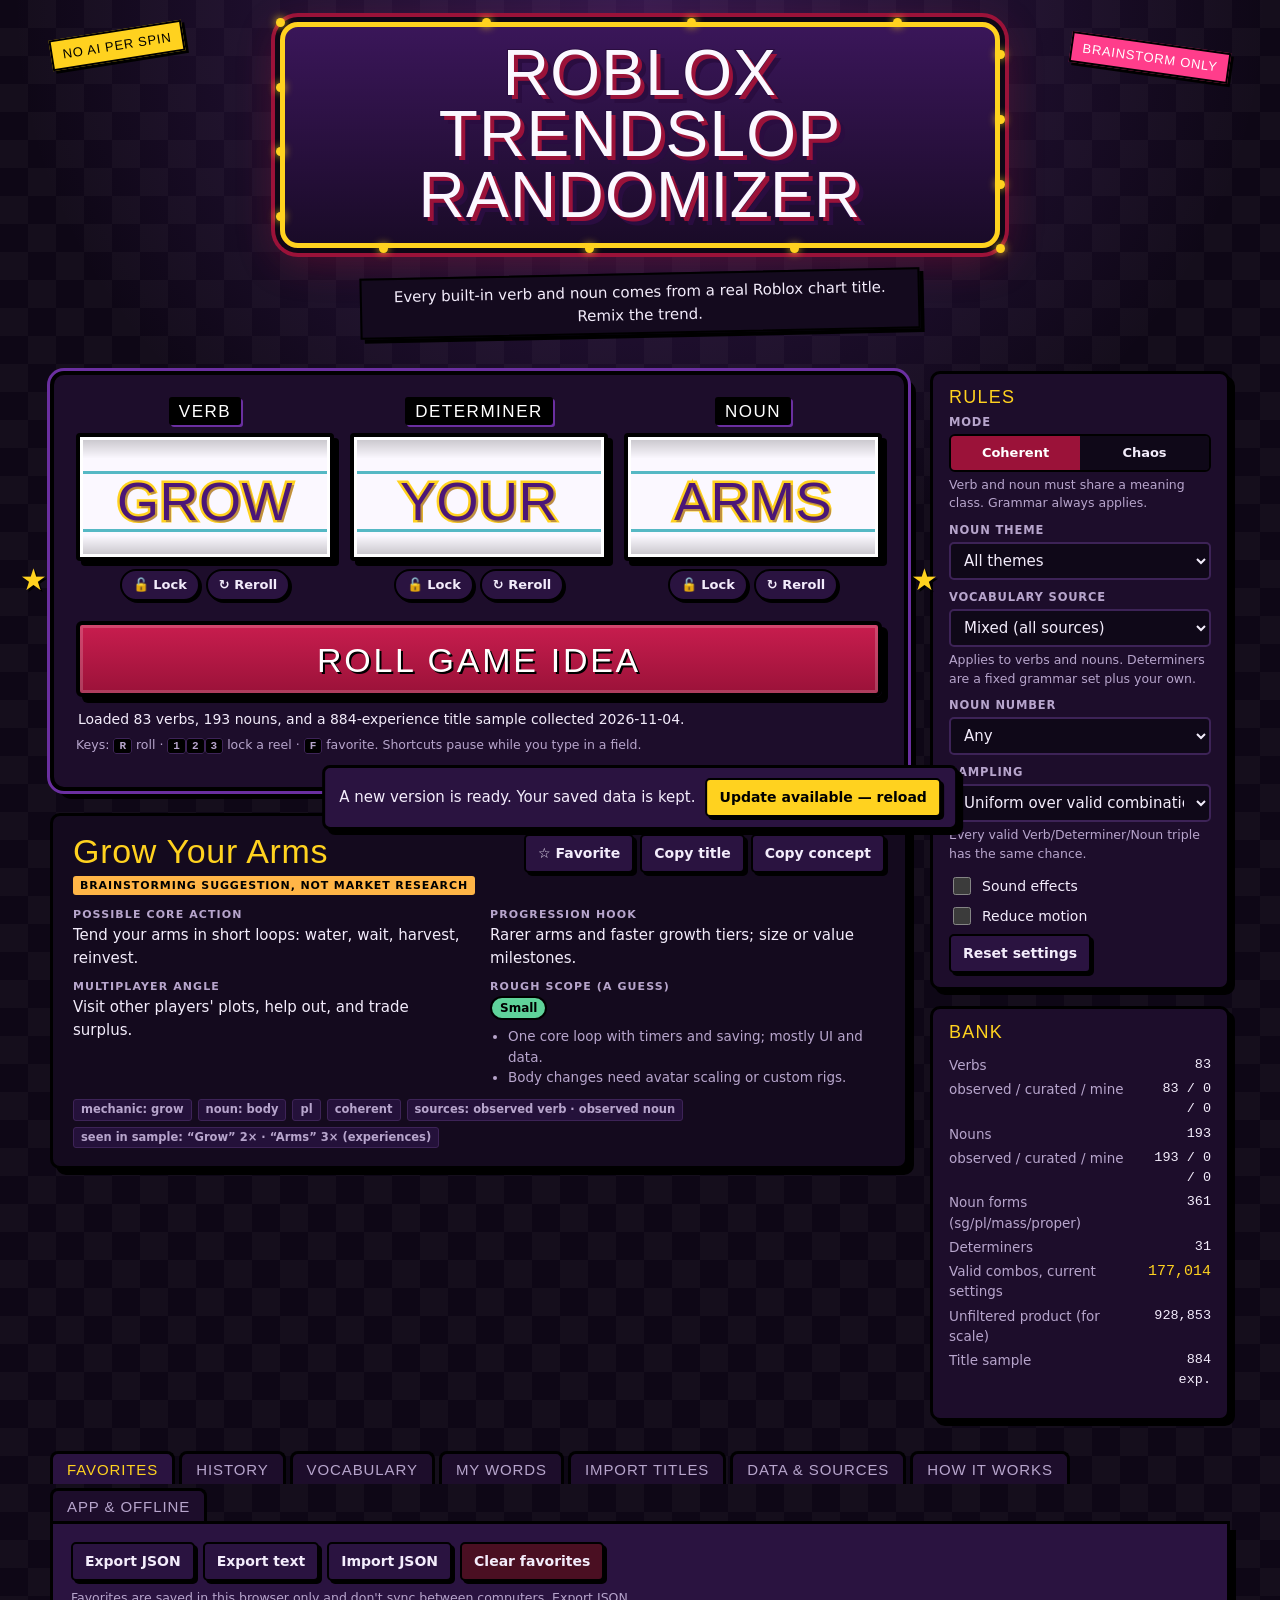
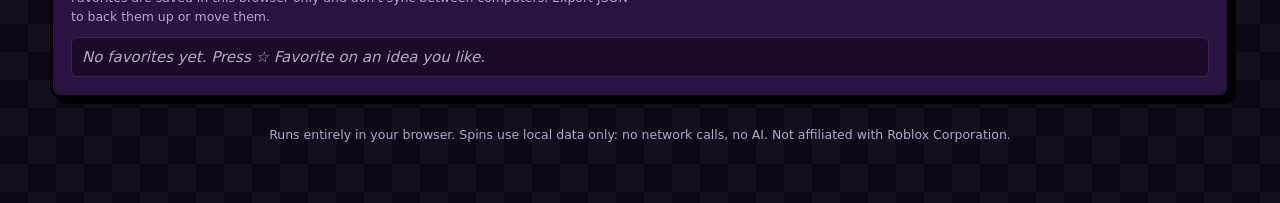
<file: studio-tools/game-randomizer/index.html>
<!doctype html>
<html lang="en">
<head>
<meta charset="utf-8">
<meta name="viewport" content="width=device-width, initial-scale=1, viewport-fit=cover">
<title>Roblox Trendslop Randomizer</title>
<meta name="claude:viewport-fit-sides" content="cover">
<meta name="description" content="Slot-machine brainstorming tool that remixes words from real Roblox chart titles: Verb / Determiner / Noun, with grammar rules.">
<link rel="manifest" href="manifest.webmanifest">
<meta name="theme-color" content="#0e0716">
<link rel="icon" href="icons/icon.svg" type="image/svg+xml">
<link rel="icon" href="icons/icon-192.png" type="image/png" sizes="192x192">
<link rel="apple-touch-icon" href="icons/apple-touch-icon.png">
<meta name="apple-mobile-web-app-title" content="Idea Reels">
<meta name="mobile-web-app-capable" content="yes">
<style>
/* Layout: arcade cabinet — marquee, three ruled-paper reels, roll bar; settings rail beside it; tabbed workbench below. Single dark theme by design. */
:root{
  color-scheme: dark;
  --ink:#0e0716;        /* cabinet black */
  --plum:#1d0d2b;       /* panel */
  --plum-2:#2a1340;     /* raised panel */
  --violet:#6a2fa0;     /* border glow / reel text */
  --crimson:#9b1239;    /* roll button */
  --crimson-hi:#c81d4e;
  --gold:#ffd21f;       /* outline + stars */
  --paper:#fbf8ff;      /* reel paper */
  --rule:#55b8c4;       /* ruled lines */
  --text:#f3ecfb;
  --muted:#b7a5cc;
  --line:#3d2357;
  --ok:#5fd39a; --warn:#ffb547; --bad:#ff6b81;
  --display: Impact, Haettenschweiler, "Arial Narrow Bold", "Franklin Gothic Heavy", "Arial Black", "DejaVu Sans Condensed", sans-serif;
  --body: system-ui, -apple-system, "Segoe UI", Roboto, "Helvetica Neue", Arial, sans-serif;
  --mono: ui-monospace, SFMono-Regular, Menlo, Consolas, "Liberation Mono", monospace;
  --reel-h: 128px;
  --r: 6px;
}
*{box-sizing:border-box}
html,body{background:var(--ink)}
body{
  margin:0;color:var(--text);font:15px/1.5 var(--body);
  background-color:var(--ink);
  background-image:
    radial-gradient(ellipse 70% 45% at 50% 0%, rgba(150,70,220,.28), transparent 70%),
    conic-gradient(from 90deg at 1px 1px, transparent 90deg, transparent 0),
    repeating-conic-gradient(rgba(255,255,255,.028) 0 25%, transparent 0 50%);
  background-size:auto, auto, 56px 56px;
  padding-left:max(16px, env(safe-area-inset-left, 0px));
  padding-right:max(16px, env(safe-area-inset-right, 0px));
  padding-block:0 48px;
}
a{color:var(--gold)}
button,select,input,textarea{font:inherit;color:inherit}
:focus-visible{outline:3px solid var(--gold);outline-offset:2px}
.wrap{max-width:1180px;margin:0 auto}
.sr{position:absolute;width:1px;height:1px;overflow:hidden;clip:rect(0 0 0 0);white-space:nowrap}

/* ---------- marquee ---------- */
.marquee{position:relative;display:grid;justify-items:center;padding-top:22px;gap:10px}
.sign{
  position:relative;display:inline-grid;place-items:center;max-width:min(720px,100%);
  padding:16px 34px 18px;border:5px solid var(--gold);border-radius:18px;
  background:linear-gradient(180deg,#3a1659,#1a0b28);
  box-shadow:0 0 0 5px var(--ink),0 0 0 9px var(--crimson),0 10px 40px rgba(155,18,57,.45);
}
.bulbs{position:absolute;inset:-5px;border-radius:18px;pointer-events:none}
.bulbs i{position:absolute;width:9px;height:9px;border-radius:50%;background:var(--gold);box-shadow:0 0 8px var(--gold);animation:chase 1.2s steps(1) infinite}
.bulbs i:nth-child(odd){animation-delay:.6s}
@keyframes chase{50%{opacity:.25;box-shadow:none}}
.sign h1{
  margin:0;font:400 clamp(30px,6.4vw,64px)/.95 var(--display);letter-spacing:.02em;text-transform:uppercase;text-align:center;
  color:var(--paper);-webkit-text-stroke:2px #2a0d40;paint-order:stroke fill;
  text-shadow:4px 4px 0 var(--crimson),8px 8px 0 #2a0d40;text-wrap:balance;
}
.tagline{
  background:#140a1e;border:2px solid #000;box-shadow:4px 4px 0 #000;transform:rotate(-1.2deg);
  padding:6px 16px;font-size:15px;max-width:min(560px,100%);text-align:center
}
.sticker{
  position:absolute;font:400 13px/1 var(--display);letter-spacing:.06em;text-transform:uppercase;
  padding:7px 10px;border:2px solid #000;box-shadow:3px 3px 0 #000;color:#000;white-space:nowrap
}
.sticker.s1{left:0;top:30px;background:var(--gold);transform:rotate(-9deg)}
.sticker.s2{right:0;top:42px;background:#ff3d8b;color:#fff;transform:rotate(8deg)}
@media (max-width:760px){.sticker{display:none}}

/* ---------- main grid ---------- */
.main{display:grid;grid-template-columns:minmax(0,1fr) 300px;gap:22px;margin-top:22px;align-items:start}
@media (max-width:960px){.main{grid-template-columns:minmax(0,1fr)}}

.cabinet{
  position:relative;background:var(--plum);border:4px solid #000;border-radius:14px;
  box-shadow:0 0 0 3px var(--violet),8px 8px 0 #000;padding:22px 22px 20px;
}
.cabinet::before,.cabinet::after{content:"★";position:absolute;top:44%;font-size:30px;color:var(--gold);text-shadow:2px 2px 0 #000}
.cabinet::before{left:-34px}.cabinet::after{right:-34px}
@media (max-width:1060px){.cabinet::before,.cabinet::after{display:none}}

.reels{display:grid;grid-template-columns:repeat(3,minmax(0,1fr));gap:16px}
.reel{display:grid;gap:8px;min-width:0}
.reel-label{
  justify-self:center;font:400 17px/1 var(--display);letter-spacing:.09em;text-transform:uppercase;
  background:#000;color:#fff;padding:6px 10px 5px;border-radius:3px;box-shadow:2px 2px 0 var(--violet)
}
.window{
  position:relative;height:var(--reel-h);overflow:hidden;border:4px solid #000;border-radius:4px;
  background:
    linear-gradient(180deg,rgba(0,0,0,.22),transparent 18%,transparent 82%,rgba(0,0,0,.22)),
    linear-gradient(180deg,transparent calc(30% - 1.5px),var(--rule) calc(30% - 1.5px),var(--rule) calc(30% + 1.5px),transparent calc(30% + 1.5px),
                           transparent calc(78% - 1.5px),var(--rule) calc(78% - 1.5px),var(--rule) calc(78% + 1.5px),transparent calc(78% + 1.5px)),
    var(--paper);
  box-shadow:inset 0 0 0 3px #fff,5px 5px 0 #000;
}
.window.locked{box-shadow:inset 0 0 0 3px var(--gold),5px 5px 0 #000}
.strip{will-change:transform}
.cell{height:var(--reel-h);display:grid;place-items:center;padding:6px 10px;text-align:center;overflow:hidden}
.word{
  display:block;max-width:100%;font:400 52px/1 var(--display);text-transform:uppercase;letter-spacing:.01em;
  color:#4b1677;-webkit-text-stroke:5px var(--gold);paint-order:stroke fill;
  text-shadow:2px 2px 0 rgba(75,22,119,.35);overflow-wrap:break-word;text-wrap:balance
}
.cell.filler .word{white-space:nowrap;overflow:hidden;text-overflow:ellipsis;font-size:34px;filter:blur(.6px);opacity:.85}
.cell .note{display:block;font:600 11px/1.2 var(--body);color:#6b5a80;margin-top:4px;-webkit-text-stroke:0;letter-spacing:.04em;text-transform:uppercase}
.window.landed{animation:land .32s ease-out}
@keyframes land{30%{transform:translateY(5px)}100%{transform:none}}
.reel-tools{display:flex;gap:6px;justify-content:center;flex-wrap:wrap}
.chip-btn{
  display:inline-flex;align-items:center;gap:6px;cursor:pointer;
  background:var(--plum-2);border:2px solid #000;border-radius:999px;padding:4px 11px;font-size:13px;font-weight:600;
  box-shadow:2px 2px 0 #000
}
.chip-btn:hover:not(:disabled){background:#3a1b57}
.chip-btn[aria-pressed="true"]{background:var(--gold);color:#000}
.chip-btn:disabled{opacity:.45;cursor:not-allowed}

.roll{
  margin-top:20px;width:100%;cursor:pointer;
  font:400 clamp(22px,3.4vw,34px)/1 var(--display);letter-spacing:.08em;text-transform:uppercase;color:#fff;
  background:linear-gradient(180deg,var(--crimson-hi),var(--crimson));border:4px solid #000;border-radius:6px;
  padding:18px 12px 16px;box-shadow:inset 0 0 0 3px rgba(255,255,255,.18),6px 6px 0 #000;
  text-shadow:2px 2px 0 #000;transition:transform .08s
}
.roll:hover:not(:disabled){filter:brightness(1.1)}
.roll:active:not(:disabled){transform:translate(3px,3px);box-shadow:inset 0 0 0 3px rgba(255,255,255,.18),3px 3px 0 #000}
.roll:disabled{cursor:not-allowed;filter:grayscale(.5) brightness(.8)}
.roll.busy{animation:pulse .5s ease-in-out infinite alternate}
@keyframes pulse{to{filter:brightness(1.25)}}
.status{min-height:1.5em;margin:12px 2px 0;font-size:14px}
.status.problem{color:var(--warn)}
.status .why{color:var(--muted)}
.hint{color:var(--muted);font-size:12.5px;margin-top:6px}
kbd{font:600 11px var(--mono);background:#000;border:1px solid var(--line);border-radius:3px;padding:1px 5px}

@media (max-width:640px){
  :root{--reel-h:92px}
  .reels{grid-template-columns:minmax(0,1fr);gap:12px}
  .reel{grid-template-columns:auto minmax(0,1fr);align-items:center;column-gap:10px}
  .reel-label{grid-row:1/3;writing-mode:vertical-rl;transform:rotate(180deg);padding:10px 5px}
  .word{font-size:40px}
  .cabinet{padding:16px 14px}
}

/* ---------- concept card ---------- */
.card{
  margin-top:22px;background:#140a1e;border:3px solid #000;border-radius:10px;box-shadow:6px 6px 0 #000;padding:18px 20px;
}
.card-head{display:flex;gap:12px;align-items:flex-start;justify-content:space-between;flex-wrap:wrap}
.card h2{margin:0;font:400 clamp(24px,3.4vw,34px)/1.05 var(--display);letter-spacing:.02em;color:var(--gold);text-wrap:balance;min-width:0;overflow-wrap:anywhere}
.flag{display:inline-block;font:700 11px/1 var(--body);letter-spacing:.08em;text-transform:uppercase;color:#000;background:var(--warn);padding:4px 7px;border-radius:3px;margin-top:6px}
.actions{display:flex;gap:6px;flex-wrap:wrap}
.btn{
  cursor:pointer;background:var(--plum-2);border:2px solid #000;border-radius:5px;padding:7px 12px;font-weight:600;font-size:14px;box-shadow:3px 3px 0 #000
}
.btn:hover:not(:disabled){background:#3a1b57}
.btn:disabled{opacity:.5;cursor:not-allowed}
.btn.primary{background:var(--gold);color:#000}
.btn.danger{background:#4a0f22}
.btn[aria-pressed="true"]{background:var(--gold);color:#000}
.concept{display:grid;grid-template-columns:repeat(2,minmax(0,1fr));gap:12px 22px;margin:14px 0 0}
.concept div{min-width:0}
.concept dt{font:700 11px/1 var(--body);letter-spacing:.1em;text-transform:uppercase;color:var(--muted);margin-bottom:4px}
.concept dd{margin:0}
.scope-pill{display:inline-block;font:700 12px/1 var(--body);padding:4px 8px;border-radius:999px;border:2px solid #000;color:#000;margin-right:6px}
.scope-Small{background:var(--ok)}.scope-Medium{background:var(--warn)}.scope-Large{background:var(--bad)}
.concept ul{margin:6px 0 0;padding-left:18px;color:var(--muted);font-size:13.5px}
.tags{display:flex;gap:6px;flex-wrap:wrap;margin-top:12px}
.tag{font:600 11.5px/1 var(--body);padding:4px 7px;border-radius:3px;background:#24113a;border:1px solid var(--line);color:var(--muted)}
@media (max-width:640px){.concept{grid-template-columns:minmax(0,1fr)}}

/* ---------- side rail ---------- */
.rail{display:grid;gap:16px}
.panel{background:var(--plum);border:3px solid #000;border-radius:10px;box-shadow:5px 5px 0 #000;padding:14px 16px}
.panel h3{margin:0 0 10px;font:400 18px/1 var(--display);letter-spacing:.07em;text-transform:uppercase;color:var(--gold)}
.field{display:grid;gap:4px;margin-bottom:11px}
.field label,.field .lbl{font:700 11.5px/1.2 var(--body);letter-spacing:.07em;text-transform:uppercase;color:var(--muted)}
select,input[type=search],input[type=text],textarea{
  width:100%;background:#0f0818;border:2px solid var(--line);border-radius:5px;padding:7px 9px
}
textarea{font:13px/1.45 var(--mono);resize:vertical}
.seg{display:grid;grid-template-columns:1fr 1fr;border:2px solid #000;border-radius:6px;overflow:hidden}
.seg button{cursor:pointer;background:#0f0818;border:0;padding:7px 6px;font-weight:700;font-size:13px}
.seg button[aria-pressed="true"]{background:var(--crimson);color:#fff}
.check{display:flex;gap:8px;align-items:center;font-size:14px;margin-bottom:6px}
.check input{width:18px;height:18px;accent-color:var(--gold)}
.small{font-size:12.5px;color:var(--muted)}
.stats{display:grid;grid-template-columns:auto 1fr;gap:4px 12px;font-size:13.5px;font-variant-numeric:tabular-nums}
.stats dt{color:var(--muted)}
.stats dd{margin:0;text-align:right;font-family:var(--mono)}
.stats .big{font-size:15px;color:var(--gold)}
.notice{border-left:4px solid var(--warn);background:#2a1a10;padding:8px 10px;border-radius:4px;font-size:13px;margin-top:10px}
.notice.info{border-color:var(--rule);background:#0f2026}

/* ---------- workbench tabs ---------- */
.bench{margin-top:30px}
.tabs{display:flex;gap:4px;flex-wrap:wrap;border-bottom:3px solid #000}
.tabs button{
  cursor:pointer;background:var(--plum);border:3px solid #000;border-bottom:0;border-radius:8px 8px 0 0;
  padding:8px 14px 7px;font:400 15px/1 var(--display);letter-spacing:.06em;text-transform:uppercase;color:var(--muted)
}
.tabs button[aria-selected="true"]{background:var(--plum-2);color:var(--gold)}
.tabpanel{background:var(--plum-2);border:3px solid #000;border-top:0;border-radius:0 0 10px 10px;padding:18px;box-shadow:6px 6px 0 #000}
.tabpanel h4{margin:16px 0 8px;font:400 17px/1.1 var(--display);letter-spacing:.05em;text-transform:uppercase;color:var(--gold)}
.tabpanel h4:first-child{margin-top:0}
.tabpanel p{max-width:72ch}
.row{display:flex;gap:8px;flex-wrap:wrap;align-items:center}
.list{list-style:none;margin:10px 0 0;padding:0;display:grid;gap:6px}
.list li{display:flex;gap:10px;align-items:center;justify-content:space-between;background:#1a0c29;border:1px solid var(--line);border-radius:6px;padding:8px 10px;flex-wrap:wrap}
.list .t{font:400 18px/1.15 var(--display);letter-spacing:.02em;min-width:0;overflow-wrap:anywhere}
.list .meta{font-size:12px;color:var(--muted)}
.empty{color:var(--muted);font-style:italic}
.tablewrap{overflow-x:auto;margin-top:10px;border:1px solid var(--line);border-radius:6px}
table{border-collapse:collapse;width:100%;font-size:13.5px}
th,td{text-align:left;padding:6px 9px;border-bottom:1px solid var(--line);vertical-align:top}
th{position:sticky;top:0;background:#1a0c29;font-size:11.5px;letter-spacing:.07em;text-transform:uppercase;color:var(--muted)}
td.num{text-align:right;font-variant-numeric:tabular-nums;font-family:var(--mono)}
.badge{display:inline-block;font:700 10.5px/1 var(--body);letter-spacing:.06em;text-transform:uppercase;padding:3px 6px;border-radius:3px;border:1px solid #000;white-space:nowrap}
.b-observed{background:var(--rule);color:#000}
.b-curated{background:#cdb8ff;color:#000}
.b-custom{background:#ff8fc0;color:#000}
details summary{cursor:pointer;color:var(--gold)}
details ol{margin:6px 0;padding-left:20px;font-size:12.5px;color:var(--muted)}
.grid3{display:grid;grid-template-columns:repeat(3,minmax(0,1fr));gap:14px}
@media (max-width:820px){.grid3{grid-template-columns:minmax(0,1fr)}}
.mono{font-family:var(--mono);font-size:12.5px}
pre.mono{white-space:pre-wrap;background:#0f0818;border:1px solid var(--line);border-radius:6px;padding:10px;overflow-x:auto;margin:8px 0}
.kv{display:grid;grid-template-columns:minmax(120px,auto) minmax(0,1fr);gap:4px 14px;font-size:14px}
.kv dt{color:var(--muted)}
.kv dd{margin:0;min-width:0;overflow-wrap:anywhere}

dialog{background:var(--plum-2);color:var(--text);border:3px solid #000;border-radius:10px;box-shadow:8px 8px 0 #000;width:min(720px,calc(100vw - 32px));padding:18px}
dialog::backdrop{background:rgba(5,2,10,.7)}
.toast{
  position:fixed;left:50%;bottom:calc(18px + env(safe-area-inset-bottom,0px));transform:translateX(-50%);
  background:var(--gold);color:#000;font-weight:700;padding:9px 16px;border:3px solid #000;border-radius:6px;box-shadow:4px 4px 0 #000;z-index:20;max-width:calc(100vw - 32px)
}
footer{margin-top:28px;color:var(--muted);font-size:12.5px;text-align:center}
.footer-app{display:flex;gap:10px;justify-content:center;align-items:center;flex-wrap:wrap;margin-top:10px}
.update-bar{
  position:fixed;left:50%;bottom:calc(70px + env(safe-area-inset-bottom,0px));transform:translateX(-50%);z-index:21;
  display:flex;gap:10px;align-items:center;flex-wrap:wrap;justify-content:center;
  background:var(--plum-2);border:3px solid #000;border-radius:8px;box-shadow:5px 5px 0 #000;padding:10px 14px;max-width:calc(100vw - 32px)
}
.pwa-status{display:grid;grid-template-columns:auto 1fr;gap:4px 14px;font-size:14px;margin:0}
.pwa-status dt{color:var(--muted)}
.pwa-status dd{margin:0}

@media (prefers-reduced-motion: reduce){
  .bulbs i,.roll.busy,.window.landed{animation:none}
}
body.reduce-motion .bulbs i,body.reduce-motion .roll.busy,body.reduce-motion .window.landed{animation:none}
</style>
</head>
<body>
<div class="wrap">

<header class="marquee">
  <span class="sticker s1">No AI per spin</span>
  <span class="sticker s2">Brainstorm only</span>
  <div class="sign">
    <div class="bulbs" id="bulbs" aria-hidden="true"></div>
    <h1>Roblox Trendslop Randomizer</h1>
  </div>
  <p class="tagline">Every built-in verb and noun comes from a real Roblox chart title. Remix the trend.</p>
</header>

<div class="main">
  <section aria-labelledby="machine-h">
    <h2 id="machine-h" class="sr">Slot machine</h2>
    <div class="cabinet">
      <div class="reels" id="reels"></div>
      <button class="roll" id="roll" type="button">Roll game idea</button>
      <p class="status" id="status" role="status" aria-live="polite"></p>
      <p class="hint">Keys: <kbd>R</kbd> roll · <kbd>1</kbd><kbd>2</kbd><kbd>3</kbd> lock a reel · <kbd>F</kbd> favorite. Shortcuts pause while you type in a field.</p>
    </div>

    <article class="card" id="card" aria-labelledby="idea-title">
      <div class="card-head">
        <div style="min-width:0">
          <h2 id="idea-title">—</h2>
          <span class="flag">Brainstorming suggestion, not market research</span>
        </div>
        <div class="actions">
          <button class="btn" id="fav" type="button" aria-pressed="false">☆ Favorite</button>
          <button class="btn" id="copy-title" type="button">Copy title</button>
          <button class="btn" id="copy-card" type="button">Copy concept</button>
        </div>
      </div>
      <dl class="concept" id="concept"></dl>
      <div class="tags" id="tags"></div>
    </article>
  </section>

  <aside class="rail" aria-label="Settings">
    <div class="panel">
      <h3>Rules</h3>
      <div class="field">
        <span class="lbl" id="mode-l">Mode</span>
        <div class="seg" role="group" aria-labelledby="mode-l">
          <button type="button" id="mode-coherent" aria-pressed="true">Coherent</button>
          <button type="button" id="mode-chaos" aria-pressed="false">Chaos</button>
        </div>
        <span class="small" id="mode-help"></span>
      </div>
      <div class="field">
        <label for="f-theme">Noun theme</label>
        <select id="f-theme"></select>
      </div>
      <div class="field">
        <label for="f-source">Vocabulary source</label>
        <select id="f-source">
          <option value="mixed">Mixed (all sources)</option>
          <option value="observed">Observed in title sample</option>
          <option value="custom">My words only</option>
        </select>
        <span class="small">Applies to verbs and nouns. Determiners are a fixed grammar set plus your own.</span>
      </div>
      <div class="field">
        <label for="f-number">Noun number</label>
        <select id="f-number">
          <option value="any">Any</option>
          <option value="sg">Singular (incl. proper names)</option>
          <option value="pl">Plural</option>
          <option value="mass">Uncountable (mass)</option>
        </select>
      </div>
      <div class="field">
        <label for="f-weight">Sampling</label>
        <select id="f-weight">
          <option value="uniform">Uniform over valid combinations</option>
          <option value="observed">Weighted by observed frequency</option>
        </select>
        <span class="small" id="weight-help"></span>
      </div>
      <label class="check"><input type="checkbox" id="f-sound"> Sound effects</label>
      <label class="check"><input type="checkbox" id="f-motion"> Reduce motion</label>
      <button class="btn" id="reset" type="button">Reset settings</button>
      <div id="lock-notes"></div>
    </div>

    <div class="panel">
      <h3>Bank</h3>
      <dl class="stats" id="stats"></dl>
    </div>
  </aside>
</div>

<section class="bench" aria-label="Workbench">
  <div class="tabs" role="tablist" id="tabs">
    <button role="tab" type="button" id="tab-favorites" aria-controls="p-favorites" aria-selected="true">Favorites</button>
    <button role="tab" type="button" id="tab-history" aria-controls="p-history" aria-selected="false">History</button>
    <button role="tab" type="button" id="tab-vocab" aria-controls="p-vocab" aria-selected="false">Vocabulary</button>
    <button role="tab" type="button" id="tab-words" aria-controls="p-words" aria-selected="false">My words</button>
    <button role="tab" type="button" id="tab-import" aria-controls="p-import" aria-selected="false">Import titles</button>
    <button role="tab" type="button" id="tab-data" aria-controls="p-data" aria-selected="false">Data &amp; sources</button>
    <button role="tab" type="button" id="tab-rules" aria-controls="p-rules" aria-selected="false">How it works</button>
    <button role="tab" type="button" id="tab-app" aria-controls="p-app" aria-selected="false">App &amp; offline</button>
  </div>

  <div class="tabpanel" role="tabpanel" id="p-favorites" aria-labelledby="tab-favorites">
    <div class="row">
      <button class="btn" type="button" id="exp-fav-json">Export JSON</button>
      <button class="btn" type="button" id="exp-fav-txt">Export text</button>
      <label class="btn" for="imp-fav" style="display:inline-block">Import JSON</label>
      <input type="file" id="imp-fav" accept=".json,application/json" class="sr">
      <button class="btn danger" type="button" id="clear-fav">Clear favorites</button>
    </div>
    <p class="small" style="margin:8px 0 0">Favorites are saved in this browser only and don't sync between computers. Export JSON to back them up or move them.</p>
    <ul class="list" id="fav-list"></ul>
  </div>

  <div class="tabpanel" role="tabpanel" id="p-history" aria-labelledby="tab-history" hidden>
    <div class="row"><button class="btn danger" type="button" id="clear-hist">Clear history</button><span class="small">Keeps your last 40 rolls.</span></div>
    <ul class="list" id="hist-list"></ul>
  </div>

  <div class="tabpanel" role="tabpanel" id="p-vocab" aria-labelledby="tab-vocab" hidden>
    <div class="row">
      <input type="search" id="v-search" placeholder="Search words, classes, themes…" aria-label="Search vocabulary" style="max-width:320px">
      <select id="v-reel" aria-label="Reel" style="max-width:160px">
        <option value="all">All reels</option><option value="verb">Verbs</option><option value="det">Determiners</option><option value="noun">Nouns</option>
      </select>
      <select id="v-src" aria-label="Source" style="max-width:180px">
        <option value="all">All sources</option><option value="observed">Observed</option><option value="custom">My words</option>
      </select>
      <span class="small" id="v-count"></span>
    </div>
    <div class="tablewrap" style="max-height:560px;overflow:auto">
      <table>
        <thead><tr><th>Word</th><th>Reel</th><th>Source</th><th>Grammar &amp; tags</th><th>Seen in</th></tr></thead>
        <tbody id="v-body"></tbody>
      </table>
    </div>
  </div>

  <div class="tabpanel" role="tabpanel" id="p-words" aria-labelledby="tab-words" hidden>
    <p>One entry per line. A plain word works. Add <span class="mono">|</span>-separated options to control grammar. A line with the same text as a built-in entry replaces that entry's rules, which is how you edit the built-in rules.</p>
    <div class="grid3">
      <div class="field"><label for="c-verbs">Verbs</label><textarea id="c-verbs" rows="9" placeholder="Juggle | o=item,food&#10;Escape From | p=from | o=place"></textarea></div>
      <div class="field"><label for="c-dets">Determiners</label><textarea id="c-dets" rows="9" placeholder="Seven | n=pl&#10;Every Single | n=sg"></textarea></div>
      <div class="field"><label for="c-nouns">Nouns</label><textarea id="c-nouns" rows="9" placeholder="Llama Farm | c=business,place | t=animals&#10;Cactus | pl=Cacti | c=plant&#10;Hour | an&#10;Mars | k=p | c=place"></textarea></div>
    </div>
    <div class="row">
      <button class="btn primary" type="button" id="c-save">Save my words</button>
      <button class="btn" type="button" id="c-export">Export word bank JSON</button>
      <label class="btn" for="c-import-file" style="display:inline-block">Import word bank JSON</label>
      <input type="file" id="c-import-file" accept=".json,application/json" class="sr">
      <button class="btn danger" type="button" id="c-clear">Clear my words</button>
    </div>
    <div id="c-report"></div>
    <h4>Line options</h4>
    <div class="tablewrap"><table>
      <thead><tr><th>Reel</th><th>Option</th><th>Meaning</th><th>Example</th></tr></thead>
      <tbody>
        <tr><td>Verb</td><td class="mono">o=</td><td>Noun classes the verb makes sense with (Coherent mode). Default: any.</td><td class="mono">Feed | o=animal,monster</td></tr>
        <tr><td>Verb</td><td class="mono">p=</td><td>Preposition already inside the phrase (shown in the browser).</td><td class="mono">Escape From | p=from</td></tr>
        <tr><td>Verb</td><td class="mono">m=</td><td>Concept-card mechanic (see How it works).</td><td class="mono">Bake | m=cook</td></tr>
        <tr><td>Det.</td><td class="mono">n=</td><td>Noun numbers it accepts: sg, pl, mass. Default: sg,pl,mass.</td><td class="mono">Seven | n=pl</td></tr>
        <tr><td>Noun</td><td class="mono">c=</td><td>Semantic classes. Default: any (fits every verb).</td><td class="mono">Kraken | c=monster</td></tr>
        <tr><td>Noun</td><td class="mono">k=</td><td>Kind: c count (default), m mass, p proper name, pl plural-only.</td><td class="mono">Lava | k=m</td></tr>
        <tr><td>Noun</td><td class="mono">pl=</td><td>Irregular plural.</td><td class="mono">Goose | pl=Geese</td></tr>
        <tr><td>Noun</td><td class="mono">d=</td><td>Only these determiners (keys, e.g. the, none, your).</td><td class="mono">Moon | k=p | d=the</td></tr>
        <tr><td>Noun</td><td class="mono">an / a</td><td>Force "An" or "A" when spelling misleads.</td><td class="mono">Hour | an</td></tr>
        <tr><td>Noun</td><td class="mono">t=</td><td>Themes for the theme filter.</td><td class="mono">Taco | t=food</td></tr>
      </tbody>
    </table></div>
  </div>

  <div class="tabpanel" role="tabpanel" id="p-import" aria-labelledby="tab-import" hidden>
    <p>Load a CSV of Roblox experience titles to find candidate words. Titles alone can't tell a verb from a noun, so every candidate waits for your review before it joins <b>My words</b>.</p>
    <div class="kv">
      <dt>Required column</dt><dd class="mono">title</dd>
      <dt>Optional columns</dt><dd class="mono">universe_id, place_id, playing, visits, source, collected_at, url</dd>
      <dt>Duplicates</dt><dd>Rows are merged by <span class="mono">universe_id</span>; rows without one fall back to the title in lowercase with symbols removed.</dd>
    </div>
<pre class="mono">title,universe_id,playing,source,collected_at
"Example Farm Simulator",1234567890,1500,format-example,2026-11-04
"Example Tower Escape",,,"format-example",2026-11-04</pre>
    <p class="small">The rows above show the format only. They are not real experiences. A collector JSON file (<span class="mono">trendslop-randomizer/observed-sample@1</span>) is also accepted and can replace the built-in observed sample.</p>
    <div class="row">
      <label class="btn" for="i-file">Choose CSV or JSON file</label>
      <input type="file" id="i-file" accept=".csv,.json,text/csv,application/json" class="sr">
      <span class="small">or paste CSV below</span>
    </div>
    <textarea id="i-paste" rows="5" aria-label="Paste CSV" placeholder="title,universe_id&#10;..." style="margin-top:8px"></textarea>
    <div class="row" style="margin-top:8px"><button class="btn primary" type="button" id="i-parse">Find candidate words</button></div>
    <div id="i-out"></div>
  </div>

  <div class="tabpanel" role="tabpanel" id="p-data" aria-labelledby="tab-data" hidden>
    <div id="data-out"></div>
  </div>

  <div class="tabpanel" role="tabpanel" id="p-rules" aria-labelledby="tab-rules" hidden>
    <div id="rules-out"></div>
  </div>

  <div class="tabpanel" role="tabpanel" id="p-app" aria-labelledby="tab-app" hidden>
    <h4>Install as an app</h4>
    <p>You can install this randomizer so it opens in its own window and works without an internet connection.</p>
    <div class="row"><button class="btn primary" type="button" id="pwa-install" hidden>Install app</button><span class="small" id="pwa-install-note"></span></div>
    <ul>
      <li><b>Chrome or Edge on Windows, Mac or ChromeOS:</b> use the Install button above when it appears. Otherwise use the install icon at the right end of the address bar, or the browser menu: in Chrome, <i>Cast, save and share → Install page as app</i>; in Edge, <i>Apps → Install this site as an app</i>. Menu wording varies between browser versions.</li>
      <li><b>Chrome on Android:</b> open the ⋮ menu and choose <i>Install app</i> or <i>Add to home screen</i>.</li>
      <li><b>Safari on iPhone or iPad:</b> tap Share, then <i>Add to Home Screen</i>.</li>
      <li>Firefox on desktop does not install web apps; the page still works normally in the browser.</li>
    </ul>
    <h4>Offline use</h4>
    <dl class="pwa-status">
      <dt>Offline copy</dt><dd id="pwa-offline">Checking…</dd>
      <dt>Connection</dt><dd id="pwa-online">—</dd>
      <dt>App version</dt><dd id="pwa-version">—</dd>
    </dl>
    <p class="small" style="margin-top:8px">After one successful visit online, rolling, filters, favorites, history, My words, CSV import and the vocabulary browser all work offline. <b>Online only:</b> the links to game pages on roblox.com. When a new version is published you'll see <i>Update available — reload</i>; nothing changes until you click it.</p>
    <h4>Your saved data</h4>
    <p>Favorites, history, settings and My words are stored in this browser on this device only. They survive app updates, but they do <b>not</b> sync between computers, browsers, or the installed app and a different browser. Clearing browsing data for this site deletes them.</p>
    <p>To move or back up favorites, use <b>Export JSON</b> and <b>Import JSON</b> on the Favorites tab. My words has its own export and import on the My words tab.</p>
  </div>
</section>

<footer>Runs entirely in your browser. Spins use local data only: no network calls, no AI. Not affiliated with Roblox Corporation.
  <div class="footer-app"><button class="btn" type="button" id="pwa-install-footer" hidden>Install app</button></div>
</footer>
</div>

<dialog id="dlg" aria-labelledby="dlg-h">
  <h3 id="dlg-h" style="margin:0 0 10px;font:400 20px/1 var(--display);letter-spacing:.05em;text-transform:uppercase;color:var(--gold)">Export</h3>
  <textarea id="dlg-text" rows="14" readonly aria-label="Export contents"></textarea>
  <div class="row" style="margin-top:10px;justify-content:flex-end">
    <button class="btn" type="button" id="dlg-copy">Copy</button>
    <button class="btn" type="button" id="dlg-dl">Download file</button>
    <button class="btn primary" type="button" id="dlg-close">Close</button>
  </div>
  <p class="small" style="margin:8px 0 0">Downloads work when the page is opened from a file or a normal website. Some embedded previews block them; use Copy there.</p>
</dialog>
<div class="toast" id="toast" hidden></div>
<div class="update-bar" id="pwa-update" role="status" hidden><span>A new version is ready. Your saved data is kept.</span><button class="btn primary" type="button" id="pwa-update-btn">Update available — reload</button></div>

<!-- Observed title sample. Replace with collector/embed.py; do not hand-edit. -->
<script id="sample-data" type="application/json">{"format":"trendslop-randomizer/sample@1","collected_at":"2026-11-04T03:27:08+00:00","collection_started_at":"2026-11-04T03:26:37+00:00","method":"All non-empty Discover sorts returned by explore-api get-sorts for one anonymous session (default device/country), paged until no next token. Sponsored placements removed. Deduplicated by universe ID. Details added from games.roblox.com/v1/games.","sources":[{"name":"Roblox Discover sorts (explore-api get-sorts, undocumented)","url":"https://apis.roblox.com/explore-api/v1/get-sorts"},{"name":"Roblox Games API v1 (legacy)","url":"https://games.roblox.com/v1/games"}],"metrics":{"chart_player_count":"current players reported by the chart at collection time (snapshot)","playing":"current players reported by Games API at enrichment time (snapshot)","visits":"all-time total visits; NOT current popularity"},"sponsored_skipped":0,"sorts":[{"sortId":"top-trending","name":"Top Trending","games":99},{"sortId":"up-and-coming","name":"Up-and-Coming","games":96},{"sortId":"top-playing-now","name":"Top Playing Now","games":99},{"sortId":"fun-with-friends","name":"Fun with Friends","games":87},{"sortId":"top-revisited","name":"Top Revisited","games":90},{"sortId":"top-earning","name":"Top Earning","games":96},{"sortId":"top-paid-access","name":"Top Paid Access","games":78},{"sortId":"top-rated","name":"Top Rated","games":100},{"sortId":"most-popular","name":"Most Popular","games":98},{"sortId":"trending-music-experiences","name":"Trending Music Experiences","games":16},{"sortId":"trending-in-rpg","name":"Trending in RPG","games":29},{"sortId":"trending-in-sports-and-racing","name":"Trending in Sports & Racing","games":30},{"sortId":"trending-in-shooter","name":"Trending in Shooter","games":28},{"sortId":"trending-in-action","name":"Trending in Action","games":48},{"sortId":"trending-in-adventure","name":"Trending in Adventure","games":30},{"sortId":"trending-in-entertainment","name":"Trending in Entertainment","games":27},{"sortId":"trending-in-obby-and-platformer","name":"Trending in Obby & Platformer","games":29},{"sortId":"trending-in-party-and-casual","name":"Trending in Party & Casual","games":29},{"sortId":"trending-in-puzzle","name":"Trending in Puzzle","games":28},{"sortId":"trending-in-roleplay-and-avatar-sim","name":"Trending in Roleplay & Avatar Sim","games":29},{"sortId":"trending-in-shopping","name":"Trending in Shopping","games":29},{"sortId":"trending-in-simulation","name":"Trending in Simulation","games":92},{"sortId":"trending-in-strategy","name":"Trending in Strategy","games":30},{"sortId":"trending-in-survival","name":"Trending in Survival","games":40},{"sortId":"more-when-you-subscribe","name":"More When You Subscribe","games":93},{"sortId":"learning-and-explore","name":"Learn & Explore","games":58}],"fields":["universe_id","title","playing","visits","genre","charts[sortIndex,rank]","root_place_id"],"rows":[[10563114921,"Steal An Egg",512141,10357154885,"Simulation",[[2,1],[5,14],[8,8],[21,64]],107778070777162],[1686885941,"Brookhaven 🏡RP",234236,89194842368,"Roleplay & Avatar Sim",[[2,2],[3,14],[8,25],[19,21]],4924922222],[994732206,"[🎃] Blox Fruits",165867,65259868336,"RPG",[[2,3],[4,16],[5,3],[8,9],[10,1]],2753915549],[66654135,"Murder Mystery 2",147754,32066692506,"Survival",[[2,4],[3,38],[5,8],[8,5],[23,22]],142823291],[383310974,"[🎃] Adopt Me!",111459,45314496277,"Roleplay & Avatar Sim",[[2,5],[4,31],[5,6],[8,6],[19,19],[24,1]],920587237],[10765288803,"Break and Steal an Egg",94537,336719210,"Simulation",[[2,6],[7,100],[21,91]],114326934417838],[6035872082,"RIVALS",90710,19135286313,"Shooter",[[2,7],[4,78],[5,2],[8,4],[12,16]],17625359962],[3183403065,"[☀️UPD 21🏖️] Anime Adventures",78711,2560569885,"Strategy",[[0,3],[2,8],[4,2],[5,1],[8,12],[22,1]],8304191830],[3508322461,"[🎃] Jujutsu Shenanigans",74872,7866697199,"Action",[[2,9],[3,55],[4,44],[5,13],[8,1],[13,27]],9391468976],[7529591378,"[ALPHA] Practical Basketball",73961,113741838,"Sports & Racing",[[0,2],[2,10],[5,4],[8,10],[11,1]],80681221431821],[7326934954,"99 Nights in the Forest 🔦",71369,30396993598,"Survival",[[2,11],[5,57],[8,29],[23,26]],79546208627805],[10771421858,"DONT SPLASH",62205,177856692,"Obby & Platformer",[[0,1],[1,3],[2,12],[5,86],[8,2]],119958473240233],[6701277882,"[👻UPD] Fish It! 🐟",59309,4813899978,"Simulation",[[2,13]],121864768012064],[10766972131,"[🎃] Throw Food For Animals",57571,49235428,"Simulation",[[0,15],[2,15],[8,95],[21,11]],120219252362013],[7219654364,"[💀DUELS] Murderers VS Sheriffs",57110,2042645453,"Action",[[2,14],[13,14]],135856908115931],[5750914919,"Fisch 🎸 [VENUE ENCORE]",56278,5101790464,"Simulation",[[2,16],[4,35],[5,11],[8,14],[21,1]],16732694052],[5569032992,"🎃 Dandy's World [ALPHA]",56147,7870070722,"Survival",[[2,17],[4,60],[5,22],[8,13],[23,23]],16116270224],[2711375305,"Catalog Avatar Creator",55380,8244218586,"Shopping",[[2,18],[3,48],[4,87],[8,3],[20,1],[24,67]],7041939546],[3808081382,"[HALLOWEEN] The Strongest Battlegrounds",53980,19575718281,"Action",[[2,19],[3,60],[4,24],[5,21],[8,7],[13,1]],10449761463],[3317771874,"🎃 [MINIGAMES] Pet Simulator 99! 👻",45282,2696295635,"Simulation",[[2,20],[4,82],[5,15],[8,73],[21,10],[24,2]],8737899170],[5203828273,"[🎃] Dress To Impress",42001,11296423944,"Roleplay & Avatar Sim",[[2,21],[5,25],[8,15],[19,20]],15101393044],[4658598196,"[UPDATE 5] Attack on Titan Revolution",41273,1191963844,"RPG",[[0,4],[2,22],[4,17],[5,7],[8,17],[10,2]],13379208636],[7709344486,"[💀] Steal a Brainrot",39827,74331256096,"Simulation",[[2,23],[5,41],[8,51],[21,66]],109983668079237],[10708913337,"[🎉UPD 11] Anime Dice",38521,161345766,"Simulation",[[2,24],[5,85],[7,3],[21,84]],113290951185459],[6739698191,"[WEEK 2 🎃 x BUTCHER] Violence District",37428,1679464685,"Survival",[[2,25],[3,29],[4,54],[5,71],[8,48],[23,4]],93978595733734],[6931042565,"[UPD] Volleyball Legends",35716,4085912452,"Sports & Racing",[[2,26],[4,75],[5,23],[8,21],[11,13]],73956553001240],[5361032378,"Sol's RNG [ Halloween Event 🎃]",34897,2271042230,"Simulation",[[2,27],[4,10],[5,18],[8,68],[21,7]],15532962292],[10629695169,"✨Tap Simulator REBORN",32426,38502577,"Simulation",[[2,29],[3,34],[5,20],[21,68]],72858262610964],[10155360168,"Illegal Soccer",32153,279879769,"Sports & Racing",[[2,28],[3,81],[5,96],[8,40],[11,14]],126987974021910],[3647333358,"[🎃HLWN🎃] Evade ",27975,9432205525,"Survival",[[2,30],[5,63],[8,22],[23,3],[24,6]],9872472334],[601130232,"Bee Swarm Simulator",27877,4643093347,"Simulation",[[2,31],[4,51],[5,54],[8,54],[21,6]],1537690962],[6331902150,"Forsaken",26981,5901496897,"Survival",[[2,32],[3,61],[5,82],[8,33],[23,24]],18687417158],[10764627709,"[BOSS🎃] Huss Valley",22402,239733753,"Action",[[2,33],[3,70],[5,52],[8,19],[13,29]],107535308163741],[10770933473,"[🌍UPD] +1 Anime Eyes",21717,13341135,"Simulation",[[0,21],[1,27],[2,35],[5,93],[8,81],[21,15]],97617452700163],[10769315427,"[🎃] Steal A Pet And Ride It!",21562,21848866,"Simulation",[[0,80],[1,70],[2,34],[21,44]],95168737547508],[3240075297,"Berry Avenue 🏠 RP",21344,8937231695,"Roleplay & Avatar Sim",[[2,36],[3,68],[19,24]],8481844229],[10769957062,"Bug Evolution [🕷️]",20890,16581960,"Survival",[[0,6],[1,4],[2,37],[3,79],[5,39],[8,20],[23,1]],70650894743738],[6765805766,"BlockSpin 🔪 [HALLOWEEN UPDATE!]",19400,1327631153,"Action",[[2,39],[24,3]],104715542330896],[4839802560,"LifeTogether 🏠 RP ",19169,4097900315,"Roleplay & Avatar Sim",[[2,38],[3,19],[19,25],[24,10]],13967668166],[184199275,"[🥇SEASONS] NFL Universe Football",18766,1019163107,"Sports & Racing",[[2,40],[5,68],[8,42],[11,15],[24,18]],2338325648],[2668101271,"Fling Things and People",18747,3703214264,"Simulation",[[2,41],[3,17],[21,25]],6961824067],[5995470825,"[🔥UPD] Hypershot",18220,1407930013,"Shooter",[[2,42],[5,29],[8,47],[12,18],[24,11]],17516596118],[372226183,"Flee the Facility",18128,6136636352,"Survival",[[2,44],[3,33],[8,36],[23,27]],893973440],[10768284407,"🛡️[S1] Bike Universe",17952,64901247,"Simulation",[[2,43],[5,48],[8,31],[21,65]],98628861455414],[10771997908,"+1 Spider Arm🕷️",17810,24849086,"Simulation",[[0,9],[1,8],[2,45],[8,35],[21,4]],117734411290994],[1176784616,"Tower Defense Simulator",17795,5062547126,"Strategy",[[2,46],[4,28],[5,12],[8,26],[22,2],[24,4]],3260590327],[10769464063,"[🎃] +1 Venom Evolution",17507,37345020,"Simulation",[[1,59],[2,47],[21,26]],116448925875915],[1831550657,"🎃 Creatures of Sonaria 🍬 Survive Kaiju Animals",17038,2288510091,"Roleplay & Avatar Sim",[[2,50],[3,47],[4,69],[5,19],[8,45],[19,1]],5233782396],[1202096104,"Driving Empire [🎃HALLOWEEN EVENT🎃]",17009,3413151156,"Simulation",[[2,49],[5,60],[8,89],[21,16]],3351674303],[10770593871,"[UPD] Realistic Ragdoll Engine 🩸",17002,27549529,"Simulation",[[0,10],[1,35],[2,48],[8,30],[21,5]],81230874545623],[10769384180,"Fake an Egg",16587,57628516,"Simulation",[[2,52],[21,34]],97289366402005],[2619619496,"[👻Rereleases] BedWars",16315,11823531291,"Action",[[2,51],[4,67],[5,61],[8,27],[13,28]],6872265039],[10770605947,"Ragdoll Reality 🩸",15998,42061831,"Simulation",[[1,92],[2,54],[21,72]],127932298993998],[10766620257,"[🏰] Bike For Egg!",15623,47131776,"Simulation",[[2,53]],74023858073178],[10769851460,"Criminal Simulator 💰 [ALPHA]",15463,10257342,"Simulation",[[0,7],[1,12],[2,55],[5,91],[8,34],[21,3]],83048653078891],[10762636904,"[💰X2] Cameraman Tower Defense",15341,79431115,"Strategy",[[2,56],[4,79],[5,74],[7,99],[22,19]],132929771812494],[88070565,"[🛁] Welcome to Bloxburg ",15224,10155381090,"Roleplay & Avatar Sim",[[2,57],[5,33],[8,28],[19,22],[24,13]],185655149],[7554119808,"🛍️ My Avatar!",14969,496435042,"Shopping",[[2,58],[20,2]],75387700043737],[10769835283,"[UPD4 💀] Depth Incremental",14822,4790710,"Simulation",[[0,36],[1,15],[2,59],[21,20]],119101118479978],[578392296,"ABA",14737,1377073420,"Action",[[2,60],[4,5],[5,17],[8,18],[13,2]],1458767429],[7018190066,"[👻EVENT] Dead Rails ",14252,6640751397,"Adventure",[[2,61],[14,21]],116495829188952],[10767537135,"Evermore High 🦢",14024,6454378,"Roleplay & Avatar Sim",[[0,29],[2,62],[19,4]],138636753681976],[8178086002,"[🎃] Lethal Ape Experience",13851,149505139,"Survival",[[2,64]],117713779364528],[4949420752,"Realistic Street Soccer",13764,1766478565,"Sports & Racing",[[2,63],[11,10]],14315258385],[10222476236,"🎃 Catalog Avatar Runway",13548,71363555,"Roleplay & Avatar Sim",[[2,65],[3,63],[19,7]],97577741629233],[2440500124,"DOORS 🍬🍭",13547,7999881902,"Survival",[[2,66],[5,55],[8,23],[23,25]],6516141723],[10771155665,"Ragdoll Sandbox",13341,5794618,"Simulation",[[0,43],[1,9],[2,67]],113398609378596],[10768383600,"[💉INJECTIONS] Ragdoll Playground",13255,11069225,"Simulation",[[0,5],[1,7],[2,69],[8,16],[21,2]],106521346673466],[10767380385,"[CH2] Sell Fries! [Anomaly] 🍟",13203,98027110,"Survival",[[2,68],[23,36]],94891079210424],[10148749921,"Animal Hospital (Anomaly) 🧪",13123,2503744911,"Survival",[[2,70],[5,94],[8,83],[23,11]],78515283254292],[7008097940,"[🎃] Ink Game",13009,3378339864,"Party & Casual",[[2,71],[17,3]],99567941238278],[10765490774,"[🎃]Climb For Animals Eggs🥚",12813,79785983,"Simulation",[[2,72]],85738654635245],[10057403337,"[🔥NEW CASE] Deagle Arena",12151,285981899,"Shooter",[[0,79],[2,73],[12,8]],84556640895285],[10740316645,"⛏️ My Anime Mine",12002,26236044,"Simulation",[[2,74],[5,75],[21,88]],79389059854988],[7436755782,"[🎃] Grow a Garden 🌶️",11894,36006094423,"Simulation",[[2,75],[21,29]],126884695634066],[2936053166,"[🎃] Squid Game X",11789,2350522772,"Party & Casual",[[2,76],[17,21]],7554888362],[10768172922,"RoWorld [World PvP]",11776,88347487,"Strategy",[[2,77],[8,58],[22,17]],137151641329864],[10769634720,"PINKIE PROMISE [HORROR]",11684,12997722,"Adventure",[[1,31],[2,78],[8,49],[14,1]],75815532269840],[9978329815,"Mukbang Game [Testing]🦇!",11533,571543783,"All",[[2,79]],74188431054457],[4777817887,"Blade Ball",11224,6524508297,"Action",[[2,80],[3,87],[5,10],[8,37],[13,30],[24,84]],13772394625],[10772066587,"[CLASS] MALAM SAMA OPAH ",11128,9694207,"Survival",[[2,81]],91246277860636],[648454481,"[🎃HALLOWEEN PT 3] Grand Piece Online",10975,1344649040,"RPG",[[2,82],[4,39],[5,16],[10,3],[24,17]],1730877806],[9534705677,"[🔥New Secret] Sniper Arena",10916,357135708,"Shooter",[[2,85],[5,24],[8,41],[12,17]],122446657157717],[10261267004,"[🎃] Storage Hunters: Open World",10902,145033759,"Simulation",[[2,84],[3,80],[5,43],[21,78]],98800969324557],[9584852943,"+1 Speed Keyboard Escape | Candy & Chocolate",10889,6649311094,"Simulation",[[2,83],[7,39],[21,83]],95082159892680],[10769149947,"صيد الضبّان",10676,40367487,"Simulation",[[2,87]],82347957379349],[10460801145,"TROLL Hug Tower",10649,263980022,"Obby & Platformer",[[2,86]],103037106396302],[6325068386,"[ZENTETSU⚡] Blue Lock: Rivals",10576,5027601313,"Sports & Racing",[[2,88],[7,52],[11,23]],18668065416],[10771507608,"🧸 My Small Business",10523,19363032,"Simulation",[[0,59],[1,76],[2,89],[21,33]],136468592163527],[10767012496,"[PT.2🎃] Turbo Soccer : Beta 1.0",10503,144049465,"Sports & Racing",[[2,90],[11,21]],101880234193261],[10685282333,"Ball VS Ball [RANKED]",10471,185951994,"Party & Casual",[[2,92],[8,44],[17,17]],96510596525082],[10733617110,"[👁️‍🗨️MIMIC] Scary Baboon Reimagined",10452,11445317,"Survival",[[2,91]],93660722909304],[10766468833,"Cut a Rock",10351,4402415,"Simulation",[[2,94]],113742027864370],[10769543742,"Backseat Rally",10349,61832798,"All",[[1,32],[2,95],[8,32]],94278659624110],[703124385,"Tower of Hell",10254,29346507093,"Obby & Platformer",[[2,93],[8,24],[16,18]],1962086868],[10770466814,"[🎃] Clean the Moon!",10193,4360137,"Simulation",[[0,13],[1,6],[2,97],[8,46],[21,8]],76678170614451],[1516533665,"Piggy [X2 SEASON XP]",10124,14450854914,"Survival",[[2,96],[8,77],[23,8]],4623386862],[9294074907,"[FPS] One Tap",9915,661472780,"Shooter",[[12,27]],90568084448279],[10769543567,"Cat Battles 🐾",9894,111269043,"Action",[[2,98],[3,36],[13,37]],130906410042392],[10770699460,"Raise The Biggest Family",9807,12074662,"Roleplay & Avatar Sim",[[0,57],[1,42],[2,99],[19,6]],89537559330901],[4723764956,"🎥My Movie",9792,622415595,"Entertainment",[[15,20]],13600218266],[6521100398,"Dreamville 🏡 RP [Pets! 😺]",9495,399812071,"Roleplay & Avatar Sim",[[3,39],[8,63],[19,16]],74395953411817],[10770628276,"Sell a Million Sushi",9480,4899457,"Simulation",[[0,38],[1,10],[21,22]],125866884667103],[10769552054,"Urban Reload 💀",9400,9850946,"Action",[[0,25],[1,26],[5,42],[13,4]],84448037861644],[1852226622,"Gacha Online 🎃 RP",9372,3020089777,"Roleplay & Avatar Sim",[[19,17],[24,20]],5289509545],[4730278139,"[🎃AKUMA] untitled boxing game🥊",9030,1493782639,"Action",[[3,86],[5,67],[13,41]],13621938427],[10258991999,"[🎃EVENT] Command An Army",8806,87377219,"Action",[[13,33]],101770480176177],[9837612476,"[🎃] Mini War",8716,367992900,"Simulation",[[5,35],[7,94],[21,79]],131346454575416],[6774320049,"Dubai 🏡 RP [Newborns! 👶]",8707,316350425,"Roleplay & Avatar Sim",[[19,13]],122485613019196],[7613921865,"[🎃] Anime Expeditions ",8703,812188584,"Strategy",[[0,53],[5,31],[22,4]],84515722934860],[10770284142,"Night Rider 🏍️ [TESTING]",8599,11507152,"Simulation",[[0,16],[1,14],[8,79],[21,12]],71335623205843],[10673920146,"[🎃] Survive a Million Monkeys",8471,56010458,"Survival",[[5,70],[8,82],[23,10]],99409088950210],[10739112966,"Street Soccer Pro",8439,36090126,"Sports & Racing",[[11,30]],119242658671952],[5650396773,"a dusty trip [🎃HALLOWEEN]",8346,2614369782,"Adventure",[[14,6]],16389395869],[10772217708,"Tesla Roadster Chase",8200,7221415,"Simulation",[[0,18],[1,1],[21,13]],122379697375766],[65241,"Natural Disaster Survival",8152,4537149334,"Survival",[[3,71],[8,91],[23,30]],189707],[10768677773,"ATV/UTV | Carolina Leaners ",8128,4502454,"Simulation",[[1,39],[3,85],[5,26],[8,76],[21,14]],118580801709155],[6945584306,"[🎃EVENT!] Azure Latch",8122,606188334,"Sports & Racing",[[3,22],[4,1],[5,27],[7,51],[8,43],[11,16]],94647229517154],[10758824872,"[♾️] Ride a Dino",8049,31830372,"Simulation",[[21,77]],93523763376122],[10769484703,"[👽] What If Disasters",7963,17768745,"Survival",[[1,67],[3,35],[8,57],[23,29]],109440485612336],[10769020444,"Scare Your Neighbor",7926,8480487,"Simulation",[[0,96],[1,81],[21,58]],124710677460732],[9167377564,"100 Days at Sea",7909,421132246,"Survival",[[7,63]],70411440483149],[6504986360,"[🎃] Bubble Gum Simulator INFINITY",7895,622403535,"Simulation",[[3,26],[4,56],[5,72],[21,90]],85896571713843],[10771871836,"📸 Say Cheese! [STORY]",7780,11576990,"Adventure",[[0,12],[1,34],[8,38],[14,2]],100453542816833],[10752743876,"Trending Emote Dance",7759,34910647,"Simulation",[[21,61]],91064322438141],[10770197883,"🎬 Make a Cartoon!",7709,4875521,"Party & Casual",[[0,39],[1,13],[17,2]],139611482808453],[7671049560,"🎃 The Forge [Guilds]",7499,1042102510,"RPG",[[5,44],[10,4]],76558904092080],[10768625767,"Save the Krusty Krab 🍔",7311,25594399,"Survival",[[1,65],[23,31]],129332901430212],[10767231756,"Push the Patient [1-2 PLAYER OBBY]",7190,6215075,"Obby & Platformer",[[0,70],[16,2]],94227180343187],[210851291,"Build A Boat For Treasure",7107,5248025019,"Simulation",[[3,72],[21,69],[25,38]],537413528],[10771051754,"Realistic Car Destruction",7089,10086814,"Simulation",[[0,65],[1,50],[21,35]],131817327709359],[10770568427,"Fart Together [1-4 PLAYER OBBY] 💨",7001,10081377,"Obby & Platformer",[[0,20],[1,18],[3,3],[8,75],[16,1]],100047964036957],[10418879884,"Destruction Engine Testing 💥",6950,2775447,"Simulation",[[0,67],[21,36]],104624310093499],[5595353122,"Slayers 2",6875,149638618,"RPG",[[5,58],[7,31],[10,18]],16205713724],[10502841145,"[🎃WITCH🪄] Anime Astral Simulator",6788,122327464,"Simulation",[[4,41]],102072869879193],[3990106548,"Baddies 💅",6737,1894824253,"Action",[[3,23],[5,47],[13,40]],11158043705],[10638886777,"[🎃] 🧈 Stack A Butter Squishy [ASMR]",6674,32531606,"Simulation",[[3,77],[21,38]],80959592833753],[5039839070,"(ANNIVERSARY) Outcome Memories v0.2",6662,367235608,"Survival",[[3,41],[4,21],[23,32]],14608970270],[1000233041,"3008 [2.75]",6660,3340907539,"Survival",[[3,5],[23,21]],2768379856],[10764221401,"TROLL Fly & Carry Tower",6636,42207068,"Obby & Platformer",[[16,29]],117043200777029],[10765938934,"[🎉UPD] Roll A Stickman!",6573,9529563,"Simulation",[[5,66]],115068315659966],[10737656087,"(🎃UPDATE🎃) THA BRONX 3",6568,15608386,"Action",[[3,6],[13,44]],128899661081075],[10765841403,"👁️Steal Or Die [LIMINAL LUCIDITY!]",6502,12577441,"Survival",[[3,28],[8,60],[23,28]],119925538689885],[7633926880,"[ZOMBIES!] BloxStrike",6484,330228547,"Shooter",[[5,59],[8,74],[12,19]],114234929420007],[9796898051,"Drill to Earth’s Core 🎃👻",6442,89739793,"Adventure",[[14,23]],101906032112547],[10771680162,"Can You Pass A Driving Test?",6428,3722206,"Simulation",[[0,41],[1,5],[21,23]],91652462379782],[1235188606,"[🎃] Dragon Adventures 🐉",6405,1747913452,"RPG",[[4,68],[5,30],[10,19]],3475397644],[1054526971,"Blackhawk Rescue Mission 5",6214,655591047,"Action",[[4,76],[5,73],[8,52],[13,31]],2916899287],[10769420234,"MOUSE 🐭",6178,8451903,"Survival",[[0,63],[1,57],[23,13]],81688312343760],[10770306793,"[🧪CH2] 1M Clicks To Escape",6159,2794682,"Simulation",[[0,55],[1,24],[21,31]],138666683767450],[2783797267,"[🌽HAULING🌽] American Plains Mudding",6143,739488041,"Simulation",[[21,73]],7171174521],[2655311011,"[🎃] Anime Dimensions Simulator",6104,1435492664,"RPG",[[5,36],[7,18],[10,12]],6938803436],[1278035280,"Warrior Cats: Ultimate Edition",6094,794662144,"Roleplay & Avatar Sim",[[3,31],[4,47],[5,64],[19,5]],3663340706],[9908641400,"Football Fusion 3",6088,91292033,"Sports & Racing",[[3,13],[8,69],[11,17]],82866880824588],[10766506199,"7 Days Cat-Sitting",6076,116640795,"Survival",[[23,35]],116802325837172],[7398552394,"A desrt [SANDBOX]",6068,286693463,"Adventure",[[0,19],[8,87],[14,3]],107467295209358],[10768891670,"Make The Logo!",6062,7245635,"Party & Casual",[[0,51],[17,4]],112232726743887],[10770204379,"🍀 Tower Of Luck [1.8]",6049,11389430,"Action",[[0,75],[1,55],[13,23]],137183712266194],[10769120871,"Climb The Shrike Tower",6021,10390615,"Obby & Platformer",[[1,84],[16,6]],97781621108109],[10599505531,"Game Of Life",5993,4839976,"Strategy",[[0,28],[1,22],[8,86],[22,3]],85776559327018],[1946714362,"[🎃] Bloodlines",5990,70561754,"RPG",[[3,64],[4,11],[5,5],[6,1],[8,62],[10,16]],5571328985],[9885372266,"🎃Unseen Liminality",5976,99686628,"Adventure",[[0,26],[3,11],[8,98],[14,4]],82797688803922],[10282097014,"Pet Store Tycoon",5951,22506051,"Simulation",[[5,77],[21,75]],118845698633260],[10767386157,"Chop A Forest",5939,39798056,"Simulation",[[5,65],[8,96],[21,71]],103363457515322],[321778215,"Royale High",5842,10476747015,"Roleplay & Avatar Sim",[[4,85],[8,56],[19,2],[24,16]],735030788],[10552240401,"[UPD 11] Defeat Anime RNG 🎃",5820,10875814,"Simulation",[[5,95]],92606991708989],[5720553711,"NewSmith 🏡 RP [Family! 👪]",5801,790444448,"Roleplay & Avatar Sim",[[24,49]],16625391970],[10768498581,"Tribes 3v3",5784,125364757,"Shooter",[[12,20]],72169370437173],[4348829796,"MVSD | Murderers VS Sheriffs Duels",5699,2755787607,"Action",[[3,46],[13,35]],12355337193],[2294168059,"[🎃] The Mimic",5692,1277106777,"Survival",[[0,23],[8,64],[23,7]],6243699076],[6682487255,"[ 👻 🎃] Anime Card Clash",5647,534897727,"Simulation",[[4,14],[5,69],[7,82]],110829983956014],[10769249409,"[UPD] Drive a Cart Downhill!",5621,16326891,"Obby & Platformer",[[0,91],[16,4]],88286531172202],[9561553764,"Murder Duels",5602,319785781,"Shooter",[[5,87],[12,6]],120851538706364],[73885730,"Prison Life",5596,3066996900,"Action",[[13,36]],155615604],[10421901778,"[🎃] Clean Everything",5585,33084367,"Puzzle",[[18,19]],140576663170542],[10771800287,"Make Viral Candy! 🍬",5511,5212964,"Simulation",[[1,75]],92696280499166],[10765491459,"Superhero Arena",5508,31500467,"Action",[[3,83],[13,26]],78710221869926],[10230942274,"Ability Arena 💥",5507,118272642,"Action",[[3,66]],110175021189594],[10189903609,"Finish The Word! [ SUMMER ]",5489,104867509,"Puzzle",[[18,18]],91704854174760],[10771410956,"[BOSSFIGHTS] Realistic Ragdoll Playground 💥",5463,8126142,"Simulation",[[0,22],[1,19],[8,65],[21,17]],75673503074101],[10767330648,"CRAZY 8 Ball",5431,10435462,"Sports & Racing",[[11,5]],107430170196919],[9965411707,"[EVENT🎃] Noob Incremental",5400,54246997,"Simulation",[[4,12]],76911729991355],[10772879271,"[UPDATE 1.0] 30 Floors Up",5379,933783,"Survival",[[1,87]],124063493943486],[5578556129,"Vanguards: 2nd Anniversary",5343,2101063855,"Strategy",[[7,16],[22,21]],16146832113],[10769361895,"LINE UP! Metro Tycoon",5288,2163937,"Simulation",[[21,52]],76792629643884],[371263894,"Greenville RP (🦇HALLOWEEN!) ",5278,1484269682,"Roleplay & Avatar Sim",[[5,79],[8,70],[19,23]],891852901],[10767138232,"Kukirin Life [Testing]",5250,77358314,"Simulation",[[5,50],[8,88],[21,67]],122840796290491],[4049246711,"🎃 Timebomb Duels [Alpha]",5240,982327476,"Party & Casual",[[17,5]],11379739543],[7585140258,"RUNAWAYS [beta]",5222,174288140,"Action",[[13,34]],118418618261207],[10768372920,"[🎃] +1 Upgrade Per Kill",5220,15449284,"Action",[[0,62],[13,20]],113273588963037],[10173311467,"[🎃HALLOWEEN EVENT] Ghost Driver",5195,126333440,"Simulation",[[5,90],[7,65],[21,70]],137228775845999],[10732236937,"[ Battra ] Kaiju Alpha",5193,60213908,"Action",[[5,76]],127403135954624],[9970645639,"Run a Restaurant!",5174,135019932,"Simulation",[[7,21]],77843161404023],[9855761734,"[🏁UPD] San Diego Roleplay",5114,236087330,"Roleplay & Avatar Sim",[[19,14]],136020512003847],[9051406594,"[EVENT🎃] Dueling Grounds ⚔️ ",5079,446299435,"Action",[[7,61],[13,39]],94217045453265],[9480281767,"[UPDATE!] Monopoly",5021,35759719,"Strategy",[[22,18]],133585162751824],[10767634248,"Firefighting Sim 🚒",4986,41865552,"Simulation",[[21,86]],102476635575386],[10770254650,"[🎃] Bey Rivals",4985,9998934,"Action",[[0,31],[1,47],[5,45],[8,93],[13,6]],79726149410614],[7274244096,"[UPDATE] Toilet World Roleplay 2",4890,170640959,"Roleplay & Avatar Sim",[[4,46],[19,29]],135717153770519],[10768785226,"A Long Flight [SANDBOX]",4881,15107386,"Survival",[[8,71],[23,6]],129631837832236],[7094518649,"Restaurant Tycoon 3",4854,388925707,"Simulation",[[21,81],[24,8]],119048529960596],[7028566528,"[🎃] Basketball: Zero",4833,1169062012,"Sports & Racing",[[7,2],[11,19]],130739873848552],[1720936166,"[OG] All Star Tower Defense",4810,7959295435,"Strategy",[[5,83],[22,22]],4996049426],[10526853622,"Deep Fishing🎣",4803,25495830,"Simulation",[[3,49]],132239307080610],[4931927012,"[🎃]🏀Basketball Legends🏀",4745,781207264,"Sports & Racing",[[11,2]],14259168147],[10772287037,"[🎃] Facecard: Makeup Showdown (Junior)",4738,8802064,"Roleplay & Avatar Sim",[[0,66],[1,38],[19,9]],80310402465538],[10767582899,"[🎃] 📱 Build a Phone Empire",4731,14744873,"Simulation",[[21,80]],101914705206759],[10765902945,"[UPDATE 4.5] Anime Legacy Simulator",4636,10616215,"Simulation",[[3,62]],106198175232796],[10769621465,"Cook the Chicken (by slapping it)",4619,11720382,"Simulation",[[0,58],[1,83],[21,32]],82146707127797],[7178032757,"[🎃] Rebirth Champions: Ultimate",4618,251363695,"Simulation",[[3,9],[4,29]],74260430392611],[4342047058,"Guts & Blackpowder",4612,625118237,"Shooter",[[12,23]],12334109280],[10766345722,"Pave the Road",4530,10810651,"Simulation",[[21,40]],110042911462542],[10768371135,"[BETA] Anime vs Anime!",4508,1499454,"Action",[[0,46],[3,78]],80007766855741],[10770101026,"FATHOM [HORROR]",4502,5541685,"Survival",[[0,17],[1,45],[8,72],[23,5]],106632886527873],[4750561026,"Cold War [🎃]",4492,62308431,"Shooter",[[5,56],[8,55],[12,2]],13687899540],[4778845442,"[🔨FIXES] Toilet Tower Defense",4485,6204203275,"Strategy",[[22,7]],13775256536],[9641502068,"[🎃] KNIFE DUELS",4483,163699866,"Shooter",[[12,24]],112731528776884],[10768409236,"World of Nukes💥",4431,4411872,"Simulation",[[0,87],[21,51]],139707731553337],[9979684281,"🔧 Mechanic Legends [PERFORMANCE🏁]",4382,4685539,"Simulation",[[0,69],[21,39]],82854191372599],[7729422550,"obby but you get smaller every stage",4344,1660545,"Obby & Platformer",[[0,24]],133466274094328],[7395930870,"Sell Lemons 🍋",4341,494495465,"Simulation",[[21,76]],79268393072444],[10766921988,"[🎃] Ragdoll Football",4331,8329674,"Sports & Racing",[[3,24],[11,18]],81469298413354],[10771269188,"[🛠️🗺️] Ragdoll Physics 2 🩸",4326,5060443,"Simulation",[[0,14],[1,2],[8,66],[21,9]],88247261469570],[10769279468,"Build An Anime Character",4311,4361501,"Party & Casual",[[0,33],[1,44],[17,1]],124617195142196],[5265857965,"Legends Battlegrounds",4294,533329357,"Action",[[13,45]],15269951959],[10769857262,"REALISTIC HOME DEFENSE",4286,5244014,"Shooter",[[0,11],[1,23],[5,53],[8,39],[12,1]],105527962898452],[10769266554,"[UPD🎃] BRASS HELL [INCREMENTAL]",4268,1865588,"Simulation",[[0,27],[8,80],[21,18]],104347694974983],[10378493761,"Prison Dodgeball",4255,6136825,"Sports & Racing",[[1,48],[11,6]],127270254210112],[10771584764,"[🚗] Create A Disaster💥",4249,7730292,"Simulation",[[0,47],[1,36],[21,28]],131809925025014],[10764240948,"[🎃] Harpoon a Fish",4122,12655032,"Simulation",[[21,43]],113384248926706],[4568630521,"[HALLOWEEN] Heroes Battlegrounds",4103,1762443808,"Action",[[3,44],[8,85],[13,7]],13076380114],[10352185757,"Experience Abstraction",4051,43295726,"Survival",[[0,92],[23,20]],131320856116838],[7883776681,"[EVENT🎃] Racket Rivals ",4040,599496727,"Sports & Racing",[[8,90],[11,3]],90906407195271],[7703614594,"[🎃] Garden Tower Defense 🌻",4021,825233499,"Strategy",[[7,8],[22,12]],108533757090220],[10770748262,"Anime Galaxies | UPDATE 0.5",4005,3642289,"Strategy",[[22,11]],83869074416117],[1016936714,"🎃 Your Bizarre Adventure 🎃",3943,2302644581,"RPG",[[5,40],[10,20]],2809202155],[6760085372,"[🎃 PART 2] Jujutsu: Zero",3935,133747731,"RPG",[[5,84],[10,23]],128451689942376],[3730079862,"[🎃 HALLOWED REACTOR] Examination",3932,70914742,"Shooter",[[0,30],[3,40],[4,74],[12,5]],10165583746],[9880286438,"[🎃]Legacy Piece ",3912,35054458,"RPG",[[4,66]],111097829542198],[10768458048,"Army Commander Tycoon [UPDATE 5]",3902,10379331,"Simulation",[[21,89]],119263815547952],[10767355485,"[🎙️] Closing Shift",3869,3361527,"Survival",[[0,8],[8,61],[23,2]],118297934142609],[10768476566,"[MOTORBIKES] DRIVE: Highway",3869,5253668,"Simulation",[[0,34],[1,29],[21,19]],120511086614436],[245662005,"Jailbreak 🍁🍁",3862,8085681007,"Action",[[3,69],[13,11],[24,25]],606849621],[10768761562,"[🎃] Airport Security (Anomaly) ✈️",3848,7192935,"Survival",[[23,14]],108334808788078],[4165164803,"Clip It 😂🎬👗",3821,587733602,"Entertainment",[[15,22]],11765402359],[903807016,"Emergency Response: Liberty County",3766,1610626584,"Roleplay & Avatar Sim",[[8,94],[19,3]],2534724415],[10650979742,"[🥞] Make a Pancake!",3754,11245788,"Party & Casual",[[17,15]],127768809070884],[7074860883,"ARISE CROSSOVER [🎃HALLOWEEN]",3688,1014630631,"Simulation",[[7,54]],87039211657390],[117307972,"(Route 9) Loomian Legacy",3685,910583131,"RPG",[[0,54],[4,8],[10,5]],306964494],[10770382905,"Teach Your Granny How To Drive! 🎙️",3668,10220480,"Simulation",[[0,94],[1,96],[21,57]],93799361852148],[10767946926,"HUSH: They can hear. (BETA)",3666,10360465,"Action",[[3,12],[8,53],[13,3]],133927229860262],[6749060816,"[🎃] Asylum Life 🔊",3639,307352216,"Roleplay & Avatar Sim",[[3,30],[5,92],[19,26]],132352755769957],[10769788746,"Ro-BassFishing",3635,3181154,"Action",[[0,61],[1,58],[3,59],[13,19]],91708067709254],[10771991516,"[🥽 VR + NEW ITEMS] blind but dangerous",3605,1408549,"Party & Casual",[[0,32],[1,11],[3,16]],112270456220062],[10770779724,"Ragdoll Boxing 3D [SEASON 1]",3603,2849707,"Action",[[0,52],[1,28],[13,15]],96740842890477],[10770575733,"Ragdoll Physics 🩸",3561,5010331,"Simulation",[[0,73],[1,60],[21,41]],121868512253414],[1526814825,"[Blackhawk DAP] War Tycoon",3555,1140100276,"Simulation",[[3,45],[21,87]],4639625707],[10770198813,"[🤪] Wacky Games",3531,2972163,"Party & Casual",[[1,90],[17,12]],73575643952083],[10769083726,"Skate Tree",3455,17520879,"Sports & Racing",[[11,24]],75885533927852],[4987856151,"Wanted [🎃UPDATE]",3454,145403888,"Action",[[3,37]],14438406081],[10771928551,"🍦Cozy Lucky Scoop Order",3452,1038383,"Simulation",[[1,80]],70976799643592],[4983034985,"Conquer The World WW2 [🎃]",3445,320067132,"Strategy",[[3,52],[22,20]],14422394494],[8524572339,"bridger: WESTERN (🎃+ UPD) ",3402,101859438,"Action",[[4,27],[5,49],[13,16]],99449877692519],[10526463655,"[🎃] 8 Ball Duels",3398,29312395,"Sports & Racing",[[11,22]],116921506811323],[2380077519,"[UPDATE🛡️] Slap Battles👏",3371,3685034429,"Action",[[13,42],[24,9]],6403373529],[10772028037,"🏠 Pocket Landlord 🏗️ Build Your Town",3362,2117869,"Simulation",[[0,68],[1,30],[21,37]],115421280851964],[4850044287,"Together [Party Game]",3361,736862005,"Obby & Platformer",[[16,20]],13999660589],[850110028,"[NEW 🎃 SPECIAL] Roanoke, VA Driving RP",3313,198247265,"Simulation",[[21,85],[24,19]],2418863943],[10772041805,"Ragdoll MMA🥊[BIG UPDATE]",3310,7594607,"Action",[[0,49],[1,20],[13,13]],76205942520539],[1525626450,"Rensselaer County",3309,350800188,"Simulation",[[21,30]],4637668954],[10209534490,"[🎃] Chicken Farm 🐣",3308,132404774,"Simulation",[[7,1]],137233438285284],[10768197635,"My Trading Card Shop! [BETA]",3307,1329027,"Simulation",[[0,82],[21,46]],104927460048415],[10411998017,"[2STROKE-MIX🍼] Project Bikelife",3288,11688576,"Simulation",[[3,54],[21,56]],140175932233171],[10770642914,"Find The Animals [280]",3288,2966579,"Adventure",[[14,8]],82026970297421],[3164482049,"[RELEASE] Clover RPG",3287,3674155,"RPG",[[5,9],[8,84],[10,17]],8248164019],[10566677406,"[将] Shogun's Reign",3277,10148487,"Roleplay & Avatar Sim",[[3,51],[19,11]],106568491289620],[10770934840,"[UPD 1.29] UNDERTALE Fight!",3274,5623643,"Action",[[0,44],[1,78],[13,10]],90611980824716],[10643795368,"Idle Mafia Game",3274,17837776,"Simulation",[[4,18],[5,38]],73897506680154],[10770256752,"[CH3] Punch Walls To Escape",3249,3824379,"Simulation",[[0,86],[1,93],[21,50]],90377809955810],[6061766680,"fight in a school",3239,580700004,"Action",[[3,8],[13,48]],17698425045],[6170143659,"[🎃] Demonology🕯️",3223,901081569,"Survival",[[23,33]],18199615050],[10765525876,"[🎃MULTIPLAYER] Start Your Blue Lock Career!",3162,6348459,"RPG",[[10,24]],138460405368255],[10769808534,"Be a Soccer Manager ⚽",3156,5374672,"Sports & Racing",[[11,11]],83948710348121],[7359962123,"An Average Campaign [Alpha v0.5.2]",3145,62992159,"RPG",[[10,6]],80734098185936],[1998835206,"[🌳] item asylum",3128,598564980,"Action",[[13,9]],5670218884],[10771996952,"My Lucky Charm Scoop 🤍  [BUGS FIXED]",3123,1650000,"Entertainment",[[0,50],[1,17]],139972143884358],[6635513269,"he ate them. [HORROR]",3114,59985940,"Survival",[[23,38]],127877871885165],[7629331599,"[🎃] Prospecting! 💎",3096,274247331,"Simulation",[[3,32]],129827112113663],[9362896961,"[🎃EVENT] Anime Card Collection",3095,163464238,"Simulation",[[4,38],[7,23]],76285745979410],[7488668004,"🎃 Bake or Die 💀 ",3069,366222479,"Adventure",[[14,11]],86479448397834],[10578076062,"[🎃] Adventure Time RPG",3065,7337868,"RPG",[[10,9]],118915268278945],[3164075108,"[🎃] Dragon Soul | Anime MMO 🐲",3045,295364982,"RPG",[[5,78],[10,10],[24,27]],8246874626],[5666473198,"Soccer: Touch Football",3028,463935363,"Sports & Racing",[[11,7]],16447934574],[10770805659,"College Life 🧑‍🎓 RP",2997,2942654,"Roleplay & Avatar Sim",[[0,64],[1,72],[3,82],[19,8]],130787464001625],[5166944221,"[🎃] Death Ball",2985,1647858967,"Action",[[7,71]],15002061926],[10521797740,"[🎃] 50 Player BINGO!",2982,66047402,"Party & Casual",[[17,26]],131479356121251],[10769835310,"Clean a Painting",2938,3218361,"Simulation",[[21,59]],111695660104985],[111958650,"Arsenal",2927,6326436044,"Shooter",[[8,67],[12,4]],286090429],[10575295323,"Highway Patrol [K9 DOG]",2925,23575234,"Action",[[13,47]],128808728984345],[6583326485,"Ground War",2924,154291408,"Shooter",[[12,10]],118367369949006],[3308103880,"[🎃] Maple Hospital",2861,1857304808,"Roleplay & Avatar Sim",[[19,27]],8704997000],[10768464991,"🎃 [Pokemon Brick Bronze] PBF (Halloween) 👻",2830,2857382,"RPG",[[10,14]],102301295213035],[1374118848,"Dragon Generations",2824,74368796,"RPG",[[5,51],[10,22]],4195834406],[9826885587,"Evomon[🎃S4 StarUp]",2824,159693686,"Adventure",[[14,17]],134381727982611],[9592387369,"[🎃] Spiral Difficulty Chart Obby",2812,86457841,"Obby & Platformer",[[16,21]],123847390309161],[79301772,"🔨Plane Crazy🔨 [UPDATE]",2787,512144798,"Simulation",[[21,54],[25,7]],166986752],[1157126388,"BEAR (Alpha)",2769,361106301,"Survival",[[0,76],[4,42],[23,15]],3203685552],[10772440379,"Monster Maker",2769,809251,"Simulation",[[1,63]],137036689378411],[10770404227,"[UPD] Escape Prison with a Toothpick",2755,2271026,"Simulation",[[0,97],[1,74],[21,60]],97558736105724],[2324018757,"Roblox Is Unbreakable",2743,76302302,"RPG",[[4,50],[10,7]],6298464951],[7264587281,"SNIPER DUELS",2722,426254383,"Shooter",[[5,34],[12,22]],109397169461300],[10770418999,"🎤 Build Your Own Idol Group! ⭐ THE IDOL",2711,1245256,"Simulation",[[1,54]],100472910374513],[10770728771,"The Hollow",2700,192451951,"Entertainment",[[8,11],[15,19]],116463962153167],[7474367816,"Climb and Jump Tower [🎃EVENT]",2698,1129979836,"Simulation",[[7,42],[24,28]],123921593837160],[5367389312,"[🎃HALLOWEEN] Sing It! Karaoke Battles [VC🎤]",2692,417701072,"Entertainment",[[15,21]],15550215902],[10764431554,"Bid For An Egg!",2666,2731641,"Party & Casual",[[17,16]],85834455114754],[10768353063,"Pasahero [ANOMALY HORROR]",2655,7003371,"Survival",[[1,71]],78175233789962],[10769037074,"[🎃] Rally Panic! [2 PLAYER RALLY]",2649,25153703,"Sports & Racing",[[11,20]],138572313449154],[605887098,"Car Dealership Tycoon ",2643,2541444677,"Simulation",[[24,34]],1554960397],[2682938349,"🎃👻 Wild Horse Islands",2636,691048205,"Roleplay & Avatar Sim",[[4,36]],6989310863],[3359505957,"Collect All Pets!",2632,211466705,"Simulation",[[3,1],[4,13]],8884433153],[5829613337,"something evil will happen [🎃🎃🎃]",2626,381989730,"Survival",[[3,74],[23,12]],16991287194],[10769594564,"roll the world 🌎",2622,7076422,"Simulation",[[0,37],[1,94],[8,78],[21,21]],97342490021056],[6505338302,"[🎃] 🏈Football Legends🏈",2622,139182537,"Sports & Racing",[[3,42],[11,28]],90913221847091],[3541611379,"🎃| Tower Defense X: BETA",2597,428733155,"Strategy",[[0,71],[4,7],[5,28],[22,5]],9503261072],[2404080894,"[BOSS BATTLES] Funky Friday",2573,2027746468,"Action",[[13,5]],6447798030],[10393438342,"[⭐ PLAZA + FUN 🖌️] Alliance Tower Defense! ⚔️",2562,33549165,"Strategy",[[4,55]],99703116573266],[6717464085,"War of the Worlds",2551,50022911,"Action",[[0,40],[5,46],[8,97],[13,8]],84987799649901],[47545,"🍕Work at a Pizza Place",2548,5623200193,"Roleplay & Avatar Sim",[[19,12]],192800],[10665420648,"[UPD 2.1 🎃] THRESHOLD",2543,36381684,"Survival",[[23,37]],78453398695059],[113491250,"[Infection!] Phantom Forces",2535,1808465573,"Shooter",[[5,81],[8,59],[12,3]],292439477],[10195997258,"[🎃] Pull a Lucky Fish",2530,56663623,"Simulation",[[3,50]],112781315318195],[10144280947,"🐒 +1 Speed Monkey Escape",2501,650275077,"Simulation",[[7,11]],114697347887839],[10288898033,"[🎃] PlaneRNG",2498,841970,"Simulation",[[0,74],[21,42]],133112767606395],[10770978952,"PREHISTORIC [HORROR]",2494,1971284,"Survival",[[0,35],[1,16],[23,9]],73642977127763],[10308844888,"[UPD] Board Of Hell",2493,24694403,"Obby & Platformer",[[16,12]],85624479560888],[1008451066,"Da Hood",2484,2962611283,"Action",[[3,10],[13,38]],2788229376],[10768037294,"Ragdoll Boxing [BALANCING  🔨]",2472,5843989,"Action",[[0,60],[13,18]],86194123321646],[10415694629,"Carry the Glass Together! [2 Player Obby]",2471,39661746,"Obby & Platformer",[[16,23]],81734857983173],[1281592938,"ENTRENCHED 🥀",2469,324793860,"Shooter",[[12,7]],3678761576],[10090256806,"TTK Testing [AR15]",2414,68599244,"Shooter",[[8,92],[12,21]],120189115846709],[10771327607,"Punch Out Of Prison",2392,3305430,"Simulation",[[0,98],[21,62]],87263150662976],[10771406194,"Flying Tesla Roadster [Open World Update]",2389,8906091,"Simulation",[[0,42],[1,43],[21,24]],117359020342229],[10770631219,"Ragdoll Fight [NEW]",2375,6274811,"Action",[[0,48],[1,68],[13,12]],126517280272546],[10767201394,"Scooter Duo 🛴 [2 Player Obby]",2366,11814532,"Obby & Platformer",[[16,15]],121371815815493],[10747710159,"[💬] Word Battle!",2362,773757,"Puzzle",[[18,4]],74300432420573],[5580972377,"[UPD] 🎃 BUCKSHOT",2356,158567158,"Strategy",[[22,24]],16154918775],[3085257211,"Rainbow Friends",2350,5168755033,"Adventure",[[14,26]],7991339063],[10677698797,"DELTARUNE Fight",2347,16470913,"Action",[[13,32]],102053304052438],[9141743926,"[🎃] Catch a Monster",2334,468363437,"Adventure",[[7,47]],98664161516921],[10769671316,"Survive Your Ideas",2319,921028,"Survival",[[1,33]],77900175935766],[3419284255,"Peroxide [🎃Halloween👻]",2270,425213158,"RPG",[[4,48],[10,11]],9096881148],[10624691669,"MONOCHROME👁️",2247,204720812,"Puzzle",[[18,17]],134208374070897],[9145063979,"⛏️Dig to Escape",2244,613773952,"Survival",[[7,26]],92122513197996],[6385532960,"[HALLOWEEN] Ryujin",2198,31368815,"Action",[[3,7],[4,19]],18852831741],[10338952197,"[🎃] Grow a Chicken Fighter",2182,123184741,"Simulation",[[7,69],[24,37]],94640181989498],[6726637224,"[🎃] Street Life Remastered",2170,181801343,"Action",[[24,44]],71600459831333],[5026122481,"🎃 Death in the Box",2168,295509255,"Survival",[[23,34]],14564651437],[10399125962,"Guess the character color",2127,138839772,"Party & Casual",[[17,9]],73621314943835],[4170977322,"IQ Test 🧠",2102,328802275,"Puzzle",[[18,15]],11782774748],[1836146838,"Bloxy Bingo",2101,510265311,"Party & Casual",[[17,27]],5244411056],[10768025830,"Oregon Trail [new!]",2070,3884567,"Adventure",[[14,22]],124172969655058],[9872050178,"[🔥GOL🔥] Anime Tower Defense: Guardians of Lumina",2054,2104145,"Strategy",[[24,36]],138435820869473],[3064619271,"Final Stand: Remastered",2048,20263986,"RPG",[[4,3],[10,13]],7922773201],[10268960646,"Untitled Wheelie Game (🚔)",2043,41551426,"Simulation",[[21,47]],93844268955707],[6272727021,"[🎃HALLOWEEN🎃] Undertale Adventures X",2039,23676087,"Strategy",[[5,88],[22,29]],18512318831],[8539298853,"Scary Shawarma Kiosk: the ANOMALY [horror]",2013,1322232792,"Survival",[[0,78],[23,16]],137826330724902],[10200967795,"DOORS GAMEMODE CREATOR",1997,3329204,"Simulation",[[21,48]],118874886405441],[3608594708,"✨Collect The Body",1996,435929646,"Adventure",[[7,79]],9731376817],[2527789729,"[HALLOWEEN👻]Prior Extinction - Dinosaur Survival!",1993,125440293,"Roleplay & Avatar Sim",[[4,86],[5,80],[19,18]],6698800091],[1531130248,"Tower Heroes [UPD] 🎃 ",1987,539726504,"Strategy",[[4,33],[22,23]],4646477729],[10539411000,"🍂🎃 Clean all the Leaves",1979,236108722,"Adventure",[[14,7]],92637789841354],[10770879065,"It Hears The Water [DONT SPLASH] 🎃",1965,18450471,"Survival",[[23,39]],91673151576922],[4518160318,"Mansion Tycoon 🌴🏠",1963,667230577,"Simulation",[[7,64],[24,74]],12912731475],[5422546686,"[NEW 🐻🐴] Horse Life",1962,373408998,"Roleplay & Avatar Sim",[[4,65],[19,28]],15696848933],[2765784373,"PHIGHTING! [BETA]",1956,96703079,"Action",[[4,72],[13,43]],7138009149],[3936365689,"[HALLOWEEN!] Clover Retribution",1944,77324778,"RPG",[[4,22],[5,37],[10,27],[24,5]],10912405603],[10772284148,"[Swan] Broodwing",1934,1544337,"Roleplay & Avatar Sim",[[0,77],[1,49],[19,10]],116189555550783],[10771081056,"[REP👑] Doodle Basketball🏀",1934,1253946,"Sports & Racing",[[1,40],[11,4]],70792765211718],[4793836769,"[🎃HALLOWEEN]🚗Midnight Chasers: Highway Racing",1929,322447810,"Simulation",[[7,38],[24,12]],13822562292],[3317679266,"PLS DONATE 💸",1924,5261414192,"Social",[[24,33]],8737602449],[1312971993,"[🎃] Saber Simulator",1914,647264200,"Simulation",[[3,57]],3823781113],[10770891398,"[🎃] Don't Say The Obvious!",1912,1141522,"Party & Casual",[[1,37],[17,6]],95538459016593],[10768680127,"Build The Strongest Football Team! 🏈 ",1898,2184472,"Sports & Racing",[[3,18]],128203789513624],[9931749389,"Dungeon Quest Reborn",1896,166964374,"RPG",[[4,64],[5,89],[10,21]],77649408247578],[10759594563,"[🎃] Choose the Stronger Anime!",1891,15088040,"Party & Casual",[[17,18]],111801263516291],[10767619742,"[FIX] Portal Sandbox",1883,3390884,"Action",[[13,24]],75108253383447],[4582358979,"Arm Wrestle Simulator",1883,1326394666,"Simulation",[[24,7]],13127800756],[9584946743,"[⚖️ BALANCE CHANGES] Immortality Incremental",1880,44313111,"Simulation",[[4,49]],75317862071711],[21164849,"Pilot Training Flight Simulator",1872,817618521,"Simulation",[[21,92],[25,20]],20321167],[807930589,"The Wild West 🎃",1867,346044891,"Action",[[0,72],[3,56],[4,20],[13,22]],2317712696],[10770431439,"[🎃BUNNY🐇] 7 Days as a Pet",1867,4683637,"Survival",[[0,89],[23,18]],120130810954904],[9376104520,"Objects of Terror [BETA]",1852,249511,"Survival",[[3,58]],127271021805879],[6324644175,"Death Order: Simon Says",1843,79202979,"Survival",[[23,40]],18666738837],[1668992109,"Total Roblox Drama",1840,820408842,"Party & Casual",[[17,22]],4889315193],[10771743491,"South Hell [BETA]",1814,727639,"Survival",[[1,25]],119901987045648],[1494262959,"[🎃] Criminality",1813,372432760,"Action",[[3,15],[4,71],[5,32]],4588604953],[2652888345,"Avatar Simulator",1811,272329457,"Shopping",[[20,17]],6934310111],[2309918273,"[🎃HOLLOVVEEN] VV: ULTIMATUM",1788,57186809,"RPG",[[10,29]],6270290407],[10771196798,"[🎃UPD]Fart With Your Friends! [HALLOWEEN EVENT]",1779,6947425,"Obby & Platformer",[[0,85],[16,3]],98875597274178],[10131026507,"[🧬GENETICS] Power Lifters 💪",1751,6722313,"Sports & Racing",[[11,12]],123414640536127],[10768676548,"[DEADPOOL] Hide From The Hulk",1750,4813890,"Survival",[[3,65],[23,17]],128913244126628],[9948575164,"[🎃] Merge Shop",1749,60071480,"Puzzle",[[4,25],[18,22]],120841752776030],[10769925758,"NexRide [UPDATE🎃]",1741,7157643,"Adventure",[[1,73],[14,5]],111963209595404],[10767717500,"[🎃 NEW!] Collect Cat Cards!",1739,2580145,"Simulation",[[3,76]],78842730158876],[6015491985,"Math Tower Race",1737,395800898,"Party & Casual",[[25,55]],17571821642],[3204175584,"Redcliff City 🏡RP ",1735,1218301866,"Roleplay & Avatar Sim",[[24,50]],8369888266],[10767928510,"Pixel Lineage [Dawn Update]",1734,26063012,"RPG",[[10,26]],126256942507957],[7364297396,"Webbed! ❄️ [2 Player Obby]",1728,477479205,"Obby & Platformer",[[16,26]],132586479415502],[6049736902,"Spelling Race",1686,94025549,"Party & Casual",[[17,7]],17664585395],[10455280395,"[Breeding Update] Zoo Builder Tycoon ",1679,465201,"Simulation",[[1,91]],76814078654313],[3808223175,"[🎃HALLOWEEN] Jujutsu Infinite",1675,728774513,"RPG",[[7,46],[10,28]],10450270085],[10066618669,"Catalog Avatar Builder",1675,34500602,"Shopping",[[20,7]],96707166754980],[6161049307,"[CHRONOS⭐] Pixel Blade",1674,267020095,"RPG",[[7,76]],18172550962],[10769160756,"[⚔️GUILD WARS⚔️] Build a Tower Defense 🏰 ",1666,368779,"Strategy",[[22,15]],113140456364856],[10641300771,"[🌈] Color Stack",1650,18104848,"Puzzle",[[18,16]],93173930300028],[10765526558,"1v1 Minigame Duel",1641,2111152,"Party & Casual",[[17,13]],84823811089106],[10768235926,"Throw A Football",1638,11902697,"Sports & Racing",[[11,25]],125942529011157],[10766845655,"Piano Rhythm Tiles",1622,22933945,"Entertainment",[[15,23]],101999883467300],[1782832995,"[🧙‍♀️🔮] A Universal Time 6.3",1620,996772775,"RPG",[[10,25]],5130598377],[9091133975,"[😵‍💫] Catch And Tame!",1611,469088316,"Simulation",[[7,12]],96645548064314],[10769892805,"Hide In Drawings 🎨",1596,3535429,"Party & Casual",[[1,88],[17,11]],113133870727762],[10741792653,"Survive The Swarm [🎃]",1573,19899459,"RPG",[[10,15]],100227226022278],[1709917610,"Regretevator [ ELEVATOR SIMULATOR ]",1569,268115600,"Party & Casual",[[3,25],[17,19]],4972273297],[10452740285,"Build a Gun Army",1550,27160188,"Simulation",[[7,57]],134162299584012],[10771062824,"[🚗6x6 + MUD TRUCK] Lawn Care Empire 🌱",1536,2157622,"Simulation",[[0,81],[1,89],[21,45]],119744178084488],[10767751602,"Fart Obby [1-2 Player] ",1530,6851567,"Obby & Platformer",[[16,5]],119536246491870],[7414497778,"[REDLINE] Multicrew Tank Combat",1523,82906016,"Action",[[13,21]],95721658376580],[1775919872,"[🎃] Doodle World",1515,137146852,"RPG",[[4,43]],5116869569],[2251388500,"Twisted [BETA]",1511,201730359,"Simulation",[[21,55],[25,25]],6161235818],[985731078,"World // Zero 🎃 Anime RPG ",1508,453330238,"RPG",[[4,77]],2727067538],[972475338,"🚩Expedition Antarctica",1501,723174735,"Adventure",[[14,16]],2693023319],[10267638347,"🛍️ Avatar Catalog",1501,14823591,"Shopping",[[20,16]],94292962063277],[10770784203,"🥀Drain All Life",1493,436098,"Simulation",[[0,84],[1,56],[21,49]],115369271316070],[10769230472,"Legacy College Football 🏈",1488,2733820,"Sports & Racing",[[11,27]],116105120021444],[3047037061,"🎃 bLockerman's Minesweeper 🎃",1478,163894307,"Puzzle",[[4,40],[18,1]],7871169780],[10769074808,"[ASCENSIONS?] Own a Catboy Café",1476,1244262,"Simulation",[[0,93],[21,53]],83048080568449],[9582986239,"Fish an Anime RNG 🎲",1473,20424258,"Simulation",[[3,67]],74729868188364],[10767826343,"[🎃] Zombie Air Force ✈️",1472,6152383,"Shooter",[[12,26]],73810139314608],[9891453691,"[v1.5 🎃] Scoped FPS 🎯",1469,49924572,"Shooter",[[0,88],[12,9]],93466613073564],[3110388936,"[Autumn PT.2 + New Gamemode🎌] Ninja Time",1460,97133444,"RPG",[[4,90]],8075399143],[5091490171,"[🎥REPLAY] Jailbird",1444,100257908,"Shooter",[[12,28]],14772802900],[7877723741,"Dash World",1443,219038773,"Obby & Platformer",[[16,7]],80607040330429],[9910245722,"[🎃]Iron Soul: Dungeon",1434,335385510,"RPG",[[7,41]],117533937949084],[10767353295,"Supernatural Realm",1429,877579,"RPG",[[10,8]],113890950093491],[10766812776,"WideOpen [TESTING, 2XP WEEKEND, CUSTOMIZATION]",1424,20369046,"Simulation",[[21,74]],109959833715820],[10599406058,"Feed the Fire 🔥",1420,6030083,"Simulation",[[21,82]],77993383305312],[9588121608,"[🔥S2] Pistol Arena",1401,188382273,"Shooter",[[24,71]],87018676608089],[10769905758,"[🎃] Launch Your CAR! 🚗",1398,1968975,"Simulation",[[0,99],[1,86],[21,63]],73000536947926],[6190071862,"Grave/Digger",1396,72683385,"Shooter",[[4,23],[12,25]],18259975825],[10541331578,"[🏰TOWER] Poly Loot⚔️",1390,8014462,"RPG",[[24,15]],124032631078772],[8401518398,"[W43] Obby But You're on a Scooter",1383,136247433,"Obby & Platformer",[[16,13]],122606989565107],[10771143770,"PORTALS",1363,10543629,"Shooter",[[0,95],[12,11]],75959630651788],[9449993534,"Guess the Slapper",1357,62514259,"Party & Casual",[[17,29]],106683702021527],[10770483057,"Fart To Ride! [1-6 Players]",1354,1266726,"Obby & Platformer",[[1,77]],97859005127225],[3734304510,"South Bronx: The Trenches❗",1347,444334817,"Action",[[24,26]],10179538382],[10769075057,"Bubu & Dudu Obby 🐼🐻  [2 Player Obby]",1342,2352007,"Obby & Platformer",[[16,28]],127211126316775],[4595016786,"Barbie DreamHouse Tycoon",1336,620823358,"Simulation",[[24,90]],13166293021],[1742264997,"SCP: Roleplay",1327,512014383,"Roleplay & Avatar Sim",[[19,15],[24,23]],5041144419],[10769205469,"💪 Juggernaut 💪 Grapple Strike",1316,4899028,"Shooter",[[12,14]],110974555182616],[1390601379,"Combat Warriors",1315,1457726765,"Action",[[5,62]],4282985734],[8316902627,"[🎃] Plants & Brainrots 🌻",1313,4722874443,"Simulation",[[24,35]],127742093697776],[3913007563,"The Battle Bricks",1307,147358204,"Strategy",[[22,30]],10834586502],[8080493298,"A Grabpack Test [HUGGY WUGGY]",1306,271741817,"Puzzle",[[18,14]],112226578490421],[10771517863,"[BOSS RAID] Ragdoll Sword Battles",1304,2176827,"Action",[[0,56],[1,52],[13,17]],98357644168592],[6026405541,"🎃 10 Player Flee",1295,60480888,"Survival",[[3,4]],17600423422],[10762148295,"[UPD] Something is Wrong With My Dog...",1263,11134673,"Adventure",[[14,24]],133409496563091],[9714537627,"AI Judge",1255,35108444,"Party & Casual",[[17,14]],79454007962937],[110181652,"Epic Minigames ✨",1242,2362235204,"Party & Casual",[[3,73],[17,20],[24,58]],277751860],[5665943560,"The Ground is LAVA 🔥",1242,152865472,"Survival",[[24,88]],16446142514],[3232181171,"The Backrooms With Guns [UPD🥳]",1238,61865934,"Shooter",[[12,12]],8455137364],[10376944238,"Build Your Backrooms",1234,70778995,"Simulation",[[7,37]],134363641369914],[3168615253,"[🔴NIGHTMARE] Ability Wars",1233,551470696,"Action",[[4,34]],8260276694],[10769753268,"House of Guilt [ALPHA]",1222,1244387,"Survival",[[1,82]],92351675237029],[8546873728,"Apocalyptic Titans Roleplay",1217,37949345,"Roleplay & Avatar Sim",[[4,37]],102917792916356],[10515285860,"[🎃] Bloxian Business",1211,341026,"Simulation",[[1,41]],74551849914757],[10769593960,"911 Dispatch",1197,852425,"Simulation",[[0,45],[1,21],[21,27]],139792610299212],[5385674359,"BEAT BOUNCE 🎶 (GEOMETRY DASH)",1197,537259267,"Obby & Platformer",[[16,25]],15598056478],[10584047390,"[🧽] Clean the House!",1194,6459009,"Adventure",[[14,14]],79085853083381],[892043755,"[🎃2X] Bubble Gum Simulator",1193,1254063417,"Simulation",[[3,27]],2512643572],[16680835,"🎃 Notoriety: A PAYDAY® Experience",1188,564136332,"Shooter",[[12,15]],21532277],[358276974,"Apocalypse Rising 2",1185,201463151,"Action",[[3,43]],863266079],[10292064735,"SCROOMS 🍄[UNDERGARDEN]",1173,3470975,"Adventure",[[14,25]],97927337336367],[10767570793,"Pixel Basketball",1165,3146466,"Sports & Racing",[[11,29]],140510877927109],[6889096819,"[3.5.0] Literally SPRUNKI 🎶",1147,85586575,"Entertainment",[[15,25]],129172085363202],[1318971886,"Break In (Story)",1137,3025503016,"Adventure",[[14,13]],3851622790],[10768800151,"[🎃] ANALOG 📂[HORROR]",1136,5738669,"Survival",[[23,19]],105916934349181],[9485131494,"[⚡] Hyper Speed Runner",1121,97976944,"Simulation",[[7,66]],88933961678687],[7528417535,"Divaz 💄",1115,67070951,"Action",[[24,81]],88323040672117],[10768542976,"Be a Pirate",1110,2485606,"Adventure",[[14,15]],78265060714011],[4263576532,"Cali Shootout 💥",1109,195058824,"Action",[[24,75]],12077443856],[8786713187,"Oil Empire🛢️[UPD]",1097,123198187,"Simulation",[[7,29]],107095834793267],[10773912080,"The Ditch Hotel",1094,567744,"Action",[[1,61]],83379330867218],[7332711118,"Brainrot Evolution",1094,1894370044,"Simulation",[[7,56]],111989938562194],[10067258922,"+1 Aura Per Click",1088,117086189,"Simulation",[[7,30]],109509029034984],[10770800769,"Fart Together",1079,5077410,"Obby & Platformer",[[16,8]],123931542300224],[4154513353,"🎃 Booga Booga ",1079,270117706,"RPG",[[24,46]],11729688377],[10643993738,"Motel Maniac [HORROR]",1073,5248807,"Adventure",[[14,27]],89544555099898],[10766373552,"Itty Bitty Circuit 🎃🏁 [BETA]",1055,176793,"Sports & Racing",[[1,62]],125660167015046],[4557322431,"Project: Afternight",1055,62434869,"Action",[[13,46]],13042495892],[10770915307,"[🧠] Ball Knowledge",1043,165407,"Party & Casual",[[1,53]],110147623465822],[10416475193,"HUNTRESS 🕷️ [CHAPTER 2]",1042,11405668,"Puzzle",[[18,24]],104259439179020],[6275120808,"Jump Showdown",1037,274995559,"Action",[[3,53]],18519254033],[10390082880,"[1vs1] One Shot",1034,22392339,"Shooter",[[12,13]],111600158364583],[10762388019,"[1 & 2 PLAYER] Grapple Cart Obby",1029,50943858,"Obby & Platformer",[[16,22]],117448312570314],[7577791613,"Chained in Backrooms",1020,118714117,"Obby & Platformer",[[16,27]],103731330407395],[10770370806,"Find The Country 🌍",1013,1911315,"Party & Casual",[[1,79],[17,10]],100321734959591],[10773907070,"RoChess!",1000,426077,"Strategy",[[1,69]],130878180532794],[6215464786,"Chained [2 Player Obby]",988,446029563,"Obby & Platformer",[[16,10]],18334179599],[10769660609,"[MOBILE LAG FIX]🏥 Scrubs to Surgeon 🩺 ",980,676919,"Roleplay & Avatar Sim",[[0,83],[1,51]],97787569105381],[10766016948,"Unscrew It! - 3D Screw Puzzle",974,1800029,"Puzzle",[[18,10]],109844970270991],[274816972,"[TITAN ATTACK💥] Car Crushers 2 - Physics Sim",974,1376472301,"Simulation",[[24,41]],654732683],[6375110339,"ST : Blockade Battlefront",957,158331553,"Action",[[4,89]],18816315817],[3267012194,"LOCOfficial!",948,330007194,"Strategy",[[22,25]],8571687919],[9294646427,"Bobsled Ride Down a Mountainside",942,121888760,"Obby & Platformer",[[7,62],[16,16]],72317248326994],[10226701629,"Clean The Library 📖 ",940,98195599,"Adventure",[[14,10]],109881277752094],[10628006421,"[🧠] Catdoku",936,9466362,"Puzzle",[[18,21]],139705352041000],[10236023188,"[☀️🌴UPDATE] ASMR Tower",919,132855948,"Obby & Platformer",[[16,11]],111363135577981],[7599404611,"[🎃] Route 06",912,15221976,"Adventure",[[14,9]],92141204718989],[9155036056,"Craft Food",907,114857393,"Simulation",[[7,40]],102574559184919],[2283649692,"CHESS!",892,113954451,"Strategy",[[22,9],[25,42]],6222531507],[10768934591,"[Flood Event] TrenchLine:Tower Defense",892,1265385,"Strategy",[[22,10]],127959636828836],[918677693,"Rise of Nations",862,313485619,"Strategy",[[22,26]],2569453732],[8851542818,"[🎃🦆] Detective Duck",844,63526572,"Puzzle",[[18,9]],131572543049913],[8005378926,"Catalog Avatar Editor",843,43684728,"Shopping",[[20,15]],112130209541489],[7005891584,"Speed Clicker ⚡",839,294791152,"Simulation",[[24,83]],140374914197602],[3747388906,"Fallen Survival🏹",835,49889698,"Action",[[4,83],[6,2]],10228136016],[10750223358,"ZHD : Z 🎃",834,1056694,"Action",[[13,25]],138014591158268],[9229146348,"JUST ONE MORE ASYM [October's End]",826,11466304,"Survival",[[3,84],[4,6]],130522875331172],[2045231132,"SCP: The Red Lake [BIGGEST UPDATE EVER 🔥 🔥 ]",811,30370236,"Shooter",[[4,52],[24,39]],5766084948],[7372152033,"Realistic Golf ⛳",805,35306341,"Sports & Racing",[[11,8]],84956402848349],[10753487407,"[UPD]🙈🙊🙉 BOMBANANA!",799,27377334,"Puzzle",[[18,23]],93467044568807],[10010371086,"👁️Invincible Edit Test",787,52582817,"Entertainment",[[15,3]],73684979946677],[8237105425,"A Broken Dream",778,47164686,"Adventure",[[7,90],[14,29]],96775630583143],[5839302258,"[HALLOWEEN🎃] Spectral Fades REMAKE",772,17446407,"Survival",[[4,57]],17027058704],[10764857294,"KartX Racing [NEW TRACK!]",766,4291991,"Sports & Racing",[[11,9]],80436333294247],[10769756492,"[🎃] Cold Blood - Dino Hunting [BETA]",763,577027,"Adventure",[[1,64]],70401810705471],[7934320560,"Five Nights TD 2 [After Hours]",759,113404609,"Strategy",[[4,53]],70400654680508],[9221949930,"I WANNA RUN AWAY! ",745,13619088,"Entertainment",[[15,6]],92056615686999],[147332621,"[🎃] Typical Colors 2",741,211040234,"Shooter",[[4,80]],328028363],[10757247806,"Build and Conquer [V0.1] ",732,6998337,"Strategy",[[22,28]],103767961452227],[10336278580,"[💎] Sell Ores ⛏️",725,48611295,"Simulation",[[7,45]],122572082932179],[10767923208,"Goal Line!",723,1020141,"Strategy",[[22,8]],128664167572164],[10770297329,"[🌌NEW]Mini Worlds 🌍",721,309109,"Simulation",[[1,66]],70929983278925],[3634139746,"Hood Customs",714,165801013,"Action",[[4,45]],9825515356],[4408288935,"🎃 Ecos: La Brea",711,58822342,"Roleplay & Avatar Sim",[[25,24]],12550651382],[3951147015,"Studio Lite",710,146928036,"Simulation",[[25,58]],10959918411],[7685678300,"Control Europe",703,295581538,"Strategy",[[22,16]],124389216346675],[7884563721,"[🏆TOURNAMENTS] Arcade Basketball 🏀 ",696,143769402,"Sports & Racing",[[24,51]],134558434771720],[10766954651,"🎃 Word Game [🇷🇺]",695,6837462,"Puzzle",[[18,3]],71106427459865],[7983308985,"[🎃] Last Letter 💬",695,139300228,"Puzzle",[[18,20]],129866685202296],[6113928308,"🔑Project: Escape Room [NEW MAP]",693,94360904,"Puzzle",[[18,6]],17844293708],[10432260929,"[PVP] Omni Heroes",691,5612503,"RPG",[[14,30]],132258949588994],[7687524641,"Movie Maker 4🎬",691,45595286,"Entertainment",[[15,7]],72019577565540],[10769621549,"Krillion [Official] - Guess the Rarest Answer 🦐",690,453411,"Party & Casual",[[1,46],[17,8]],121347884701659],[8659262047,"Dangerous ATV Driving",687,132171690,"Obby & Platformer",[[7,49]],134619004688066],[83858907,"[🎃] Speed Run 4",687,1756389557,"Obby & Platformer",[[16,24]],183364845],[9209811415,"🎞️ Emote Catalog",668,54333286,"Shopping",[[20,12]],102071609564196],[7411615879,"[Khalouni N3ich] Trend City RP 🎶",667,41858684,"Roleplay & Avatar Sim",[[9,13]],71849204829689],[10767704852,"One A Day 🧩 100+ Daily Puzzles & Word Games",666,229908,"Puzzle",[[18,2]],131016067532670],[1001911915,"[🎃] Farming and Friends",665,244969820,"Simulation",[[24,29]],2772610559],[4785982047,"[🎃] FLASHPOINT⚡",658,228591459,"Action",[[7,4]],13796645198],[4343544885,"[🎃] Tropical Resort Tycoon 2 🌴",653,133490638,"Simulation",[[7,98]],12338455185],[2137105308,"Trivia! Roblox Game Show [Jeopardy]",652,56812348,"Party & Casual",[[17,24],[25,4]],5946155382],[9796643263,"Avatar Maker",652,29451381,"Shopping",[[20,11]],77187847593796],[10253235584,"Build a base RNG",650,68419711,"Strategy",[[7,75]],99108783264633],[7084172542,"[🎃]Momo City [Beta]",639,2855502,"Roleplay & Avatar Sim",[[4,73]],131856811555630],[10561309674,"[Stay in character] R6 Animations",630,5361144,"Entertainment",[[15,2]],74794684871990],[1087859240,"[🎃] Rogue Lineage",626,386230666,"RPG",[[4,58],[6,9]],3016661674],[10769288862,"Kill Your Friend!",626,7758559,"Puzzle",[[18,28]],138717245952148],[7101140819,"[ZOMBIES] Naramo Nuclear Plant",625,34443707,"Action",[[4,84]],98626216952426],[6594435384,"SpongeBob Tower Defense🍍",625,691580533,"Strategy",[[7,25]],123662243100680],[5972059550,"[UPD 7] Gym League ",625,834910255,"Simulation",[[7,68]],17450551531],[10768934595,"HEISTBLOX",610,302861,"Shooter",[[1,85]],87930012790262],[3264581003,"[🎃] Eternal Towers of Hell",602,122725859,"Obby & Platformer",[[16,19]],8562822414],[5866227438,"Build with Friends",600,373750765,"Simulation",[[7,72]],17121846721],[8017401632,"Wavelength! [BETA]",587,67487556,"Party & Casual",[[17,25]],88932739628526],[10175155684,"[BUGGIN X NEW JEANS] Mrouse's Animations",585,14919047,"Entertainment",[[15,24]],121297490325652],[10768630078,"Catastrophic Horse Racing",582,5886847,"Sports & Racing",[[11,26]],109917531711176],[1325411718,"⚓ Harbor Havoc",581,404937999,"Shooter",[[24,86]],3891618314],[4925010421,"(HALLOWEEN '26) Interliminality (ALPHA 1.3.6)",575,94497779,"Adventure",[[14,20]],14237585680],[2366560560,"[HALLOWEEN] Miraculous™ RP: Ladybug & Cat Noir",570,985944202,"Roleplay & Avatar Sim",[[24,68]],6377740507],[10766390665,"Guess The Real Size!",568,8274333,"Party & Casual",[[17,28]],103168011197605],[1091907805,"Unboxing Simulator [UPDATE]",558,274279401,"Simulation",[[24,14]],3025990139],[10188861194,"🛍️ Catalog Avatar Outfits ",556,3336362,"Shopping",[[20,14]],86145498709536],[7848646653,"Break your Bones ☠️",555,135138002,"Simulation",[[7,10]],123821081589134],[1718755273,"town",554,87769270,"Shooter",[[3,20]],4991214437],[9945152525,"[🎲] The Game Of Life",552,4032972,"Strategy",[[22,27]],129015045985660],[10589881655,"SELL YOUR OUTFIT",548,7336152,"Shopping",[[20,8]],124239460312806],[123956318,"Kaizen [RP]",543,34210707,"Roleplay & Avatar Sim",[[3,2],[4,32]],334730614],[9384605736,"[🎩] Knockout! 🐧",532,1055179799,"Party & Casual",[[7,70]],136764190843219],[2644656496,"[HALLOWEEN 🎃] Haze Seas ",528,309544970,"RPG",[[7,17]],6918802270],[10764479526,"+1 Mog Evolution",511,44360301,"Simulation",[[7,74]],92648272637932],[9881334755,"[🚧] Warrior Cats: Lake Territory",510,1742252,"Roleplay & Avatar Sim",[[3,75],[6,4]],131527649303934],[6940206974,"SnugLife RP 🏡",508,52101856,"Roleplay & Avatar Sim",[[24,85]],107792622719098],[2239430935,"Blair",501,365700757,"Survival",[[24,54]],6137321701],[10769414229,"survive broly",486,322837,"Survival",[[3,21]],106954635459045],[7373459570,"[🎁] BEYBLADE X-BATTLES [Beta13.0]",485,173454664,"Action",[[7,85]],85070202669030],[10081194651,"Pickaxe Tycoon ⛏️",481,52729453,"Simulation",[[7,13]],73814003954154],[6935083490,"Be Fish",479,104983347,"Simulation",[[7,77]],94503612388426],[2491559356,"[UPDATE] Cursed Tank Simulator【HOLD THE LINE】",471,91296262,"Action",[[4,81],[24,43]],6608498361],[6983536246,"Incredible Blox🎶",470,62953105,"Entertainment",[[9,10],[15,4]],125790795579287],[6153964325,"Chained Together [2-3-4-5 PLAYER]",466,195683561,"Obby & Platformer",[[16,14]],18152595062],[1180269832,"Arcane Odyssey 🌊",464,156066784,"RPG",[[24,55]],3272915504],[187796008,"[HALLOWS] Those Who Remain",451,132179177,"Shooter",[[4,61]],488667523],[3761186887,"Apeirophobia",451,438975843,"Adventure",[[14,19]],10277607801],[1147304238,"[🎃EVENT] Dragon Blox",447,613942339,"RPG",[[24,40]],3177438863],[10767815979,"[HISTORY] Rarest Answer Wins! 🧠 ",443,1561781,"Party & Casual",[[17,23]],81548692127925],[10660026001,"🕺 Catalog Emote Tester",442,4915962,"Shopping",[[20,9]],125191381984984],[9934748045,"[🎃] pop and drop",441,39357277,"Puzzle",[[18,11]],74966223370173],[833209132,"[BADLANDS] Vesteria",437,101374383,"RPG",[[24,38]],2376885433],[5905501282,"[🎃] Wordie🧩",436,86068662,"Puzzle",[[18,8],[25,27]],17262338236],[5012222382,"Gunfight Arena",436,1048927050,"Shooter",[[24,70]],14518422161],[10440833423,"Greedy Growers 🌱",431,105086256,"Simulation",[[7,32]],74102906764176],[10552540426,"My Toll Farm!",420,14696999,"Simulation",[[7,97]],96425088123775],[10414828414,"Dreamality [UPD🌱]",419,2422338,"Adventure",[[14,18]],88127769676091],[7091388561,"Math Murder",417,138863952,"Education",[[25,52]],127707120843339],[4858558391,"Terminal [Escape Room]",404,71060990,"Puzzle",[[18,27]],14026026722],[5851294352,"VOXEL DESTRUCT 2 EARLY ACCESS",395,9429312,"Simulation",[[6,7]],17070462969],[8214054500,"🚀 Build a Car",390,148253954,"Simulation",[[7,48]],88728793053496],[5665954430,"♠ Twenty One",387,94722460,"Strategy",[[22,14]],16446180574],[6921771391,"VIEWFINDER but in roblox",385,7247612,"Entertainment",[[15,27]],106881704311130],[8937254139,"Dungeon Hunters [UPD]",382,235019175,"RPG",[[7,34]],120217704230083],[124283622,"TPS: Street Soccer 🏆",374,795357945,"Sports & Racing",[[24,73]],335760407],[2065706268,"Outfit Loader Testing Place",369,168661194,"Shopping",[[20,3]],5814304937],[10764971308,"Real cinema movies",363,1580519,"Entertainment",[[15,13]],70934524238218],[3476371299,"[🎃] Race Clicker",362,980020924,"Sports & Racing",[[7,81]],9285238704],[6996253752,"🎃 [UPD] Central Streets🔥",360,17817809,"Action",[[24,32]],121567535120062],[3666294218,"🎃 Oaklands [HALLOWEEN]",356,61687082,"Simulation",[[24,42]],9938675423],[8058628992,"[🎃] Kpop Demon Hunters RP ",355,180164004,"Roleplay & Avatar Sim",[[9,14]],114537828794341],[9753458401,"StyleMe",355,15005828,"Shopping",[[20,6]],116502367082500],[9793308933,"[🎃] Fall For Brainrots! 🪂",350,62480779,"Simulation",[[7,59]],86368783421928],[10219827882,"Automate a Restaurant 🍲",349,11659839,"Simulation",[[7,73]],101670277171204],[10771228321,"please survive this race",346,601906,"Survival",[[1,95]],91618142515943],[10769637698,"Try To Reach The Abyss🌀",342,132126,"Adventure",[[14,12]],102825508581515],[10765625118,"THE CONE",336,3365342,"Puzzle",[[18,26]],127836473568791],[1316421563,"Volleyball 4.2",335,333992399,"Sports & Racing",[[4,59]],3840352284],[1784051919,"[R15 Support] Beat up simulator",330,235455819,"Entertainment",[[15,16]],5133040469],[10765764482,"Cut it Out!",325,15605063,"Puzzle",[[18,13]],97248134864084],[10148419081,"Magic Piano",324,1899539,"Entertainment",[[15,10]],71278628540517],[2408700413,"[NEW MAP] Kaiju Paradise",319,307597098,"Survival",[[4,63]],6456351776],[7430288939,"Chipeo's Choir 2.0",318,9944023,"Simulation",[[9,11]],122627508602297],[9702840627,"🤔Hot or Cold: Guess the Word!",318,12463559,"Puzzle",[[18,5]],100079017940927],[2350840700,"[CONSOLE!] Project Flight | Alpha",309,74848810,"Simulation",[[6,5]],6349094071],[10425789398,"[2 Days Left] Regrowth Incremental | ALPHA",306,636384,"Simulation",[[6,13]],89087404341836],[3232838484,"🎶 [RE] RH Dance Studio",305,92805236,"Roleplay & Avatar Sim",[[9,7]],8457392226],[7428819247,"South London Remastered",304,39561995,"Action",[[24,53]],114478751418135],[5174979552,"🚀[Titan] The Space Simulator",297,95407413,"Simulation",[[25,51]],15027718878],[10770255956,"📦💗 PACKED WITH CARE 💗📦 CHRISTMAS UPDATE!",294,1457042,"Adventure",[[14,28]],75838368725277],[6612614547,"Hitman Card Game",294,32148002,"Strategy",[[22,6]],92352895821733],[4795326392,"[CLANS] Pull a Sword",289,406318091,"Simulation",[[7,33],[24,21]],13827198708],[10516888336,"[Boss🔥] Catch 1 Billion Ducks",288,88706600,"Simulation",[[7,89]],100293509865504],[7307246329,"100 Players Musical Chairs",285,209352997,"Party & Casual",[[9,9]],135619589726492],[10699057921,"[🍁] WikiRace!",280,4749571,"Puzzle",[[18,25]],109584643077945],[5295169598,"Ultimate Home Tycoon 🏠",279,257856082,"Simulation",[[7,67]],15352028692],[9063922112,"BYBAT: Scene Builder",276,5411036,"Simulation",[[4,88]],131716605322839],[5049569843,"Titan Tower Defense",270,136752267,"Strategy",[[24,47]],14641667067],[7706951053,"First Is Owner ",269,76087257,"Party & Casual",[[24,64]],130496219537579],[9076692567,"[CATALOG🛍️] UGC Creator 🎨",263,36843897,"Shopping",[[20,4]],112114621008524],[9382839773,"[🐲Goku & Castorice🟣] Lineage Piece",261,37061826,"RPG",[[7,55]],104761395312874],[3289847355,"[🏆 Tower Leaderboard] Tower Creator",260,32137662,"Simulation",[[4,26]],8646026339],[323675642,"Flood Escape 2 🌊",260,599808256,"Obby & Platformer",[[16,17]],738339342],[9098253051,"FACEPAINTING! UGC CREATOR 🖌️",258,34654312,"Shopping",[[20,5]],81505130631572],[7617886606,"[SOON] VARSITY FOOTBALL🏈",257,3222908,"Sports & Racing",[[24,72]],75911090871122],[9792947201,"Slime RNG",255,537287527,"Simulation",[[7,36]],92416421522960],[10253446435,"[🪓] My Wood Farm ",253,23334385,"Simulation",[[7,20]],79267089300389],[7002376067,"[🎃GROWTH REVAMP] Eternal Enemies",252,13076415,"Roleplay & Avatar Sim",[[24,69]],122266086263997],[9671745030,"[STATIC!] Luuynix's Animations",242,19845995,"Entertainment",[[15,11]],77301670644441],[3573098848,"💰 Bid Battles!",240,195182787,"Simulation",[[24,22]],9603033881],[170247232,"[🌟UPD 1.10.0🌟] PARKOUR Legacy",228,474424003,"Obby & Platformer",[[16,9]],445664957],[9459951439,"🛍️ Tiramisu Outfit Catalog",215,9525821,"Shopping",[[20,10]],73136526659195],[1527252839,"Ben 10 Super Hero Time",211,607578802,"Action",[[24,61]],4640354700],[1953956112,"[🎃] Visual Pianos 🎹",209,63616535,"Entertainment",[[15,5]],5593470048],[4086773669,"PET PARTY 🎉 RP",209,507124492,"Roleplay & Avatar Sim",[[24,66]],11497119928],[4851783408,"[FIX]⚽Real Futbol",208,249962451,"Sports & Racing",[[24,82]],14004668761],[5835014039,"[HALLOWEEN] New Journey",204,8808786,"Action",[[4,15]],17011057137],[5488708927,"The Eternal Abyss",204,8053925,"Obby & Platformer",[[4,30]],15873244701],[7076793942,"[NINJA] Project Egoist",201,89000328,"Sports & Racing",[[7,96]],107040934010858],[10249209189,"Missiles vs Cities",200,62082417,"Simulation",[[7,5]],112641748896693],[10764613327,"🎧 GUESS THE SONG!",198,8966625,"Entertainment",[[15,8]],131683977882464],[8640389608,"[🌟NEW MAP] Summer Donations🌴",196,3327484,"Social",[[24,31]],104642175413589],[10368005384,"My Giant Sandwich",193,40630677,"Simulation",[[7,15]],139546619723000],[8535088052,"Refuse 2 Die [🎃HALLOWEEN]",188,3881145,"Shooter",[[4,4]],94776439976207],[5156590883,"🍉 Watermelon GO! [2.0] [Fruit Game]",185,75832876,"Puzzle",[[18,12]],14970015233],[10770426051,"Con’s Offroad Simulator [EARLY ACCESS]",169,27569,"Simulation",[[6,3]],78552849473967],[3494556606,"[Event] My Hello Kitty Cafe(Build)",167,522576135,"Simulation",[[7,84]],9346039031],[6215986499,"Grand Blue [Early Access]",167,11419353,"RPG",[[7,87]],18335956021],[5753515186,"The Eastern War 2.5",162,66091874,"Shooter",[[24,78]],16740784399],[8572854650,"Be a YouTuber! 🔴🎥",159,131756112,"Simulation",[[7,53]],120564326011184],[6052033819,"[UPD🍓] Cake Off!",158,131353229,"Party & Casual",[[7,43]],17670743999],[114070244,"Roblox Titanic",158,355489368,"Survival",[[25,32]],294790062],[9320646231,"Edenville [Update 5.6]",157,753979,"Roleplay & Avatar Sim",[[6,6]],115903978623312],[9893515490,"☢️ Nuke Your City",155,59535793,"Simulation",[[7,44]],113918641206373],[953622098,"Word Bomb",145,108869149,"Puzzle",[[18,7],[25,31]],2653064683],[9800616505,"[HIT-BOY SEASON🎵🎧 ] Beat Battle",144,4660936,"Entertainment",[[15,26]],75605211243454],[5800312217,"Jule's RNG",138,106652488,"Simulation",[[7,6]],16883974868],[7848204961,"[UPDT] School RP #FR  ",138,10298437,"Roleplay & Avatar Sim",[[24,30]],77013253496192],[10051853469,"[Galaxy 🪐] Be Flash For Brainrots!",137,114935800,"Simulation",[[7,91]],136066387156306],[9438247464,"Emergency London",137,4154510,"Roleplay & Avatar Sim",[[24,77]],71350675430720],[10561352230,"[W3] +1 Drain Water Per Click",135,46545810,"Simulation",[[7,24]],103883942725157],[5048990623,"[🎃] Steal TIME for SWORDS",133,12883957,"Action",[[24,57]],14639856040],[6683166603,"Every Click +1 Eat 🍔",133,37056906,"Simulation",[[24,92]],104239938688296],[7798947148,"Anime Final Quest",128,155864167,"RPG",[[7,9]],100744519298647],[10648555380,"[🤑WORKS] Donation Central 💸",127,3266323,"Social",[[24,45]],84303145803269],[3349588628,"Digital Piano 🎹",125,60188732,"Entertainment",[[15,9]],8848607186],[7703544118,"Container RNG📦",123,86101224,"Simulation",[[7,7]],79657240466394],[5812546130,"[🎃] West Coast, Florida",117,27441512,"Simulation",[[24,63]],16927467487],[9866702716,"Craft a Menu",116,20740885,"Simulation",[[7,93]],119569506060933],[6818297884,"Sans AUs Fighter 2",114,8389063,"Action",[[24,60]],74244835465756],[1958807588,"[🎃] Hood Modded",112,289411750,"Action",[[4,9]],5602055394],[839922895,"Project Stardust",111,21425230,"Action",[[4,70]],2394257515],[7452857402,"[kit kit kit kit] Pad Thai Meme Animation",111,49384658,"Entertainment",[[15,17]],74624534477792],[6925303818,"Goalbound",110,75301294,"Sports & Racing",[[7,28]],137628283909891],[324740367,"Entry Point: Freelancer's Cut",108,10808198,"Shooter",[[6,38]],740581899],[5827120940,"Reborn As Swordsman",104,198309406,"Simulation",[[24,56]],16981421605],[10037019232,"🪖[ARMORY] Marine Academy: Military Roleplay",104,5084209,"Roleplay & Avatar Sim",[[24,59]],136611085381274],[2860485766,"[😱] Horror Elevator!",104,58779330,"Party & Casual",[[24,65]],7331676440],[3170483284,"Croydon: London Bus Simulator",103,74975824,"Simulation",[[24,24]],8265622251],[9784883402,"Collect Dinos",102,35120100,"Simulation",[[7,88]],132169393925482],[3536173216,"Sesame Street: Mecha Builders The Game",102,97411959,"Puzzle",[[25,15]],9484293069],[5354625397,"Mini Cities 2 ",100,33167317,"Simulation",[[25,47]],15516236993],[7113599041,"vivid memory - cozy house [showcase/RP]",99,9821457,"Social",[[9,12]],125479550217058],[6925369391,"Capybara Evolution",98,163169917,"Simulation",[[7,27]],134257874794717],[7212862432,"Sprunki RP 3D Roleplay [MUSTARD!]",98,7763921,"Roleplay & Avatar Sim",[[9,3]],84835728302583],[6596003198,"[🎵] Project : RUSHER",96,40181103,"Action",[[9,6]],106809703371658],[10302044098,"[🎶] ClickBeats",96,5091309,"Entertainment",[[15,18]],100363325836588],[6970074970,"Sprunki",94,8253993,"Entertainment",[[9,2]],115132134695110],[5316084314,"Neon District 2051 - Cyberpunk RP",89,1673282,"Roleplay & Avatar Sim",[[6,27]],15408245240],[10064401653,"🏢 The Company [UPD]",87,11833149,"Roleplay & Avatar Sim",[[24,62]],76842920359834],[10452420697,"[EA] Combined Arms",86,1150023,"Simulation",[[4,62],[6,19]],126821001007479],[5497606909,"🎃 Call of Mini™ Zombies 2 [BETA]",86,14712556,"Shooter",[[6,26]],15899178400],[3608732146,"💪Size Legends Simulator",83,121182428,"Simulation",[[7,14]],9731911476],[3107874866,"[VOICE🔊] Rap Battles 🔥",80,73011812,"Social",[[24,89]],8067158534],[10246386961,"+1 Muscle Evolution",79,61378135,"Simulation",[[7,95]],133007106457547],[6919822640,"Sprunki RP 3D [VERITY]",78,61158319,"Roleplay & Avatar Sim",[[9,16]],139708186687323],[2938948258,"Piano Music Sheet Practice",78,14994345,"Entertainment",[[15,12]],7564300794],[2254119010,"[🎃] [BETA] Bloxugan",74,1754171,"Strategy",[[6,8]],6166197050],[7332812970,"Motorcycle Racing 🏍️",74,71158911,"Simulation",[[7,58]],106425431775947],[9549894418,"⚠️ Landing Experiments: Plane Crash Sandbox",73,1172027,"Simulation",[[6,11]],97886399571757],[8842956505,"Brainrot Royale 👑",72,74879836,"Strategy",[[7,22]],96151237893653],[7175500329,"Roblox Replay",72,33214311,"Entertainment",[[15,14]],127283002506746],[2131410080,"[FISHING!] Lake Ozark",72,19824483,"Simulation",[[24,79]],5935278470],[8974153311,"[🎃EVENT] Dragon Ball Hyper Reborn",68,3682195,"RPG",[[24,48]],103104121623678],[6242418850,"Ex Astris: Galactic Conquest [UPD]",66,3498657,"Strategy",[[22,13]],18416346870],[3081555258,"Shovelware's Brain Game",66,59352368,"Party & Casual",[[25,8]],7978512334],[4996628751,"Eat Same Color Food Challenge",65,109516812,"Party & Casual",[[24,76]],14469379009],[10039338037,"[🌽] Build A Ring Farm",64,232285984,"Simulation",[[7,19]],107646426076756],[7893515528,"🎤 My Singing Brainrot",62,303254303,"Simulation",[[9,8]],89343390950953],[6273901846,"💕 Guess the KPOP!",61,6011312,"Party & Casual",[[9,4]],18515565136],[7831131900,"Slap Tower X 🖐",61,118371398,"Obby & Platformer",[[24,93]],93924136437619],[3700393331,"[FEDS] WrestlingX | WWE x AEW x NJPW Style",59,472684,"Sports & Racing",[[6,75]],10059595491],[10168229420,"[💻] My Gaming Cafe!",59,28101365,"Simulation",[[7,80]],101736964164901],[6720585148,"[UPD!] Ride A Cart Down A Slide",58,156033817,"Simulation",[[7,50]],124398083342642],[9915908455,"Escape Police to STEAL a Car!",58,11576275,"Simulation",[[7,92]],106677660255719],[8292068736,"The Block",56,154362636,"Entertainment",[[0,90],[8,50],[15,1]],95047916580305],[7629884826,"Cage Fishing 🐟",56,90768558,"Simulation",[[7,35]],131603408057162],[10205184118,"[UPDATE] SELL YOUR AVATAR",56,21195173,"Shopping",[[20,25]],102612844247090],[3655030699,"💸Money Tycoon!",54,133191528,"Simulation",[[7,78]],9898710720],[2865535599,"Pop It Trading ✨",51,840522658,"Simulation",[[24,52]],7346416636],[10582993047,"(FPV! | EARLY TESTING🔥) Project Wheelie ",48,4187959,"Simulation",[[6,10]],98884195482448],[659118871,"Streamlined [ALPHA]",47,4335735,"Simulation",[[6,16]],1788251222],[5841858050," ❄ Strideway",45,40183113,"Roleplay & Avatar Sim",[[6,20]],17035967585],[2416015385,"[HALLOWEEN] Nowhere Railways • Early Access •",45,8109554,"Simulation",[[6,24]],6470225972],[6485267926,"Poop With Friends : Reincarnated",45,9971213,"Simulation",[[24,91]],110161250623336],[9762578530,"Color Catch",44,3018879,"Party & Casual",[[25,29]],73503837134305],[10113294071,"PAPER PLANES!",41,23056794,"Simulation",[[7,86]],94877808062580],[85651869,"[🎃PLAYER CARDS] Survive The Disasters 2",39,58777508,"Survival",[[6,44]],180364455],[5988568657,"Care Bears: Caring Quest",38,22136334,"Party & Casual",[[25,11]],17496780975],[9929086116,"+1 Speed Wings Escape 🦅",36,60361824,"Simulation",[[7,83]],115394135656997],[3627275994,"Museum Tycoon🏛️",34,34711440,"Simulation",[[25,23]],9802068147],[7444224664,"Slap Tower 🖐️",33,411494546,"Obby & Platformer",[[24,87]],95508886069297],[4289890765,"Steam & Steel ",32,2333815,"Simulation",[[6,41]],12165361530],[6657534906,"Aquatica Observatory ",32,8186566,"Social",[[25,33]],78959878729166],[9754968779,"+1 Health Per Click",30,62788522,"Simulation",[[7,60]],122902171482835],[6409446943,"[UPDATE 26] FIRESTORM 2 🔥",27,6731420,"Simulation",[[25,1]],18923383360],[4136641117,"School Fire Alarm Testing",26,12832711,"Simulation",[[24,80]],11672963115],[10771195181,"Project : Roadster",24,22036,"Simulation",[[6,17]],136212579566134],[3934229151,"Welcome to TechQuest by Computer History Museum",23,24419108,"Adventure",[[25,44]],10905680506],[6957393054,"LITE Rebates - [FLAKE PC] - BETA",22,5948619,"Simulation",[[9,5]],95685043209957],[5283170248,"better discovery",21,18073253,"Entertainment",[[15,15]],15317947079],[10751153610,"[OG] Larp Shopping 🛍️",21,1497658,"Shopping",[[20,13]],81387538570957],[7949002987,"[HALLOWEEN] Equistride",19,3934787,"Roleplay & Avatar Sim",[[6,21]],78299474948325],[6938969105,"Where Am I? 🗺️ [Alpha]",19,17375528,"Party & Casual",[[25,18]],123243055683524],[4034530348,"Word Search!",19,45808257,"Puzzle",[[25,40]],11328835705],[8232894618,"[ ♡ ] Avatar closet promises ",18,846718,"Shopping",[[20,18]],122213771295821],[9868579866,"🎃 Classic Catalog",18,839949,"Shopping",[[20,28]],134007125647531],[10009533319,"(UPD) Monster Truck LEGENDS",17,608160,"Sports & Racing",[[6,45]],86938762919210],[6497846997,"cowboy game",17,5181611,"Action",[[6,55]],118242570944999],[10769259316,"[🎃] Endless Baddie Outfits",17,89007,"Shopping",[[20,21]],114159014851658],[1579747797,"Prizefighter Boxing",16,3707495,"Sports & Racing",[[6,58]],4735589050],[5383076404,"Aurenvale [🎃 Halloween Pt. 2🎃]",15,5974686,"Roleplay & Avatar Sim",[[6,14]],15591486940],[1217298587,"Click the Flag 🌍",15,14463230,"Party & Casual",[[25,41]],3408507762],[6942586315,"[🚗FREE LIMITED] AdrenaLane [BETA]",14,2204182,"Simulation",[[6,15]],93361401490452],[10007567876,"Last Contract: Tower Defense [ALPHA]",14,134197,"Strategy",[[6,32]],127750392812160],[6816249025,"[🎄] Matching Christmas Outfits Ideas",14,509809,"Shopping",[[20,19]],134687283700332],[2501141430,"Circuit Maker 2",14,5746850,"Simulation",[[25,48]],6652606416],[1375027828,"Roblox Creator Challenge",14,79085518,"Sports & Racing",[[25,49]],4201429814],[6243673728,"Silly Night Vibin’ Animations [Revamp Beta]",13,10428513,"Entertainment",[[9,1]],18420677115],[10766492127,"Glitch Avatars 2",13,214462,"Shopping",[[20,27]],119610250544038],[6252201542,"[🎶] BeatMerger (CREATE YOUR OWN SONGS)",13,11395107,"Entertainment",[[25,30]],18448043901],[10440909815,"Villa Rica Testing Grounds",12,175227,"Simulation",[[6,28]],123730047778966],[2208244398,"✏️ Project Sudoku",12,6259021,"Puzzle",[[25,39]],6082527099],[3645313968,"🐯Endangered World",12,38021056,"Adventure",[[25,57]],9865836356],[7587104675,"Baltic Sea Simulator │BETA [MOBILE SUPPORT]",11,709633,"Simulation",[[6,23]],139571938533204],[5364600678,"High Iron [Alpha]",11,1729799,"Simulation",[[6,52]],15542804777],[10108849185,"Chat with AI Emiko!",10,3003807,"Simulation",[[6,25]],139410450104051],[10770931426,"Formula Velocity | Early Access",10,24690,"Sports & Racing",[[6,30]],111016777164678],[8088964306,"[500+ Outfits] Vanta Fits",10,747639,"Shopping",[[20,22]],90915890544242],[10178501358,"[R6] Matching / Clothing Outfits",10,731031,"Shopping",[[20,23]],133659730452994],[10405217453,"[999+] Niche Archive Outfit Ideas",10,213602,"Shopping",[[20,26]],108468574529608],[6906503978,"Art Leap by Belvedere Museum",9,3903874,"Education",[[25,28]],79071834805702],[10765349651,"Siren's Wake [EARLY ACCESS]",8,118341,"Roleplay & Avatar Sim",[[6,29]],80554766999488],[7448488942,"eko Beta Test",8,274679,"Simulation",[[6,33]],74271625354615],[8527834040,"[WORKING SUSPENSION] TRC | Offroad Park",8,807726,"Simulation",[[6,50]],71633357052422],[5042430067,"Build a Rocket VS Mark Rober",8,21488690,"Simulation",[[25,3]],14618179455],[455701239,"Atlantic Hurricane Simulator 🌀",8,8632344,"Education",[[25,54]],1101660398],[1147796911,"Water Park World [Beta]",7,9399143,"Simulation",[[6,51]],3178828841],[242453665,"Mint Tycoon [BETA]",7,4092647,"Simulation",[[6,56]],601239270],[1917762467,"🎃 Free Boombox/Radio 🎃",7,5034403,"Entertainment",[[9,15]],5484617659],[10331052349,"[🎸] Boy Outfit Ideas",7,286297,"Shopping",[[20,29]],104498935626365],[10060481733,"Better Blocks [🏡 Town Builder ⚡]",7,1027533,"Simulation",[[25,13]],95567912268660],[3219540889," [🍂 FALL] Maple County",6,11052175,"Roleplay & Avatar Sim",[[6,57]],8416011646],[3211189518,"Find Everything",6,1938783,"Adventure",[[6,60]],8389627336],[552855493,"Lionhearts [HALLOWEEN] 🎃",6,7618522,"RPG",[[6,72]],1383356634],[9571642997,"Wall jumps Into 67",6,2643546,"Obby & Platformer",[[6,76]],80716761679424],[10634965367,"♡ palecold’s fits ",6,19963,"Shopping",[[20,20]],114108240722566],[2463274810,"Scripting School",6,4470357,"Education",[[25,9]],6557769953],[3616579578,"Zoo Tropica 🦓 ",6,9190694,"Simulation",[[25,34]],9759893929],[4373521124,"Destination 🌇🏡 [PERFORMANCE + MOBILE UPD! BETA]",5,948036,"Roleplay & Avatar Sim",[[6,42]],12434569116],[1663370770,"[HALLOWEEN] Mighty Omega",5,64604777,"Action",[[6,71]],4878988249],[112845193,"Bird Simulator",5,49266995,"Roleplay & Avatar Sim",[[25,12]],289685010],[3929033413,"Piano Rooms",5,6705990,"Entertainment",[[25,22]],10888259502],[1467077046,"[VR Exclusive] EdgeWorks",4,1003165,"Obby & Platformer",[[6,31]],4545054277],[8274731826,"Prowl: Taiga Biome",4,58558,"RPG",[[6,39]],79651977617098],[6820035296,"[UPDATE] The Psychological Experiment",4,1388792,"Adventure",[[6,65]],76466415550450],[1250803741,"Windgate",4,377136,"Adventure",[[6,68]],3540051865],[2025565382,"Untamed Animals",4,37919422,"Roleplay & Avatar Sim",[[25,45]],5716123942],[97706693,"Rocket Tester",4,25329760,"Simulation",[[25,56]],223399075],[10766694698,"(🎃EARLY BETA) Wheelie Road 🔥",3,263899,"Simulation",[[6,12]],80623972812214],[10684538441,"GLADIATOR VR [PAID ACCESS]",3,72883,"Action",[[6,35]],85524229158571],[2535080489,"[💢ALL FOR ME] Heroes Online 2 ",3,2068997,"RPG",[[6,43]],6711870575],[8214342832,"RoSim 0.4",3,643494,"Simulation",[[6,53]],71756840580475],[5960318269,"[ 3.19 ] matching outfit ideas",3,223986,"Shopping",[[20,24]],17416373337],[537069295,"Lua Learning",3,9875784,"Education",[[25,43]],1334669864],[3801657309,"CurioCity",3,3029539,"All",[[25,50]],10425361163],[10282569694,"Baltic Bus Simulator | EARLY ACCESS",2,102912,"Simulation",[[6,18]],96041842832519],[10767641664,"(NEW MAP) Dune Drivers",2,191257,"Simulation",[[6,22]],90025580559528],[10253700254,"[WHEELIE PHYSICS!] Project Deep Creek",2,219509,"Simulation",[[6,37]],130375006246658],[5721900060,"Amazonian Survival EA",2,333884,"Roleplay & Avatar Sim",[[6,46]],16630762868],[4064537489,"Sapien | Beginnings of Humanity",2,1466793,"Survival",[[6,47]],11428002558],[7273185020,"LIRR Train Simulator | Release",2,87668,"Simulation",[[6,62]],107152286597557],[2929752024,"Tower World | Alpha",2,2165655,"Obby & Platformer",[[6,63]],7534035522],[2610672811,"[0.9.2]Batman: Gotham Stories",2,352818,"RPG",[[6,70]],6855783063],[1204338704,"PTR",2,1636531,"All",[[6,74]],3360073263],[5091615162,"Backpack Adventure: Find the Animals 🐻",2,3010785,"Adventure",[[25,10]],14773138733],[3914607290,"Mission: Mars – Explore the Red Planet 🔴",2,8018663,"Simulation",[[25,16]],10840095864],[4380922749,"The Trolley Game",2,11723510,"Party & Casual",[[25,17]],12458468699],[1093311378,"1867 Historical Role Play",2,2954502,"Roleplay & Avatar Sim",[[25,53]],3030166262],[4905293690,"The Horse Game",1,3842054,"Roleplay & Avatar Sim",[[6,49]],14172431401],[1184233856,"Stranded on Earth [Alpha]",1,615730,"Shooter",[[6,78]],3286745597],[2533027421,"Ocean Conservation Experience",1,4406923,"All",[[25,2]],6708164649],[6794845242,"[🗿🐀FREE UGCs] Final Score",1,1721747,"RPG",[[25,6]],88364323402553],[969351457,"Math Obby ✨",1,33133094,"Obby & Platformer",[[25,14]],2686040248],[2308115211,"StockRise: Stock Simulator",1,8927081,"Simulation",[[25,19]],6266940721],[4145952225,"CodeCombat Worlds [Lua Coding RPG]",1,1074202,"All",[[25,35]],11704713454],[2817076516,"Type Race!",1,18909599,"Party & Casual",[[25,46]],7232779505],[10768501816,"Equestria Vale",0,87295,"Roleplay & Avatar Sim",[[6,34]],103285166628804],[10769039159,"Car Crash Physics 🚗",0,42179,"Simulation",[[6,36]],94704154698049],[4171073930,"Wild Heart Stables V.2 ",0,2457774,"Roleplay & Avatar Sim",[[6,40]],11783056644],[10180660785,"🔪Survive Hulk The Killer",0,335262,"Survival",[[6,48]],81401614223973],[10768493972,"(EARLY ACCESS) Plane Flight",0,55460,"Simulation",[[6,54]],116544803732940],[10766929468,"[Free on 7/11] South Nottinghamshire | UK Roleplay",0,1146,"Simulation",[[6,59]],107357303334718],[10485072019,"[BETA] MoVal, CA | School Buses 🚌",0,4953,"Simulation",[[6,61]],75146334692216],[3229518631,"Heroes of Robloxia 2",0,18984,"All",[[6,64]],8446283285],[152631806,"TreeLands Legacy",0,16991658,"Simulation",[[6,66]],404729070],[3696887823,"Skate Forever 🛹",0,5182551,"Sports & Racing",[[6,67]],10046500510],[3827656431,"MTR South Island Line | A train simulator",0,312095,"Simulation",[[6,69]],10524142058],[3087415864,"[ALL AGES] Down in the Engine Room",0,289231,"Simulation",[[6,73]],7998589447],[7134571356,"Mini Drifters [BETA]",0,1164985,"Simulation",[[6,77]],119339172690037],[9906165155,"Make a Mandala",0,268152,"Adventure",[[25,5]],133016571469118],[4055567612,"Words of Power",0,1455198,"RPG",[[25,21]],11399271177],[6506790141,"Revive Atlantis",0,368289,"Education",[[25,26]],91305848856772],[5518318131,"Placer 📍",0,10664126,"Party & Casual",[[25,36]],15959881028],[6711224984,"[UPDATE!] Robot World - featuring Salvage Safari!",0,3908827,"Simulation",[[25,37]],126934081192584]]}</script>

<!-- Built-in vocabulary: only words that appear in at least one title of the embedded Roblox sample. Same line format as "My words". "@ key=value | ..." sets defaults for the lines below it; a bare "@" resets. -->
<script id="bank-verbs" type="text/plain">
@ m=grow | o=plant,body,animal,food,group,business,abstract,place
Grow
Plant | o=plant
Water | o=plant,place
Upgrade | o=vehicle,machine,structure,item,body,business,place
Merge | o=animal,monster,item,machine,food
@ m=build | o=structure,place,vehicle,machine,business
Build
Craft | o=item,vehicle,machine,structure,food
Forge | o=item
Stack | o=item,food,structure,animal,vehicle
Make | o=item,food,structure,machine,vehicle,business,group
Create | o=item,food,structure,machine,vehicle,business,group,monster
@ m=collect | o=item,animal,food,plant
Collect
Catch | o=animal,monster,item,food,person
Find | o=item,animal,person,place,monster,abstract
Loot | o=item,place,structure,vehicle
@ m=survive | o=event,monster,nature,place
Survive
Hide From | o=monster,person,nature,animal | p=from
Flee | o=place,monster,nature,event
@ m=escape | o=place,structure,monster,person
Escape
Climb | o=structure,nature,place
Hide In | o=place,structure,vehicle,item | p=in
@ m=explore | o=place,nature,structure
Explore
Search | o=place,structure,vehicle
Launch | o=vehicle,machine,item
@ m=race | o=vehicle,animal,machine
Ride | o=vehicle,animal,machine,structure
Drive | o=vehicle,machine
Fly | o=vehicle,machine,animal
Pilot | o=vehicle,machine
Race | o=vehicle,animal,person,machine
Chase | o=monster,person,animal,vehicle
@ m=fight | o=monster,person,group
Fight
Battle
Defeat
Duel
Beat | o=monster,person,group,event
Slap | o=monster,person,item,food
Conquer | o=place,group,monster
@ m=defend | o=place,structure,group,person,business,animal,item
Patrol | o=place,structure
Save | o=place,person,animal,group,business,event
@ m=rescue | o=animal,person,group,monster
Rescue
@ m=destroy | o=structure,vehicle,machine,item,place,food
Break | o=item,structure,vehicle,machine
Crash | o=vehicle,machine
@ m=raise | o=animal,monster
Raise | o=animal,monster,person,plant,group
Feed | o=animal,monster,person,group,body,plant
Adopt
Tame | o=animal,monster,nature
Pet
@ m=manage | o=business,place,group,structure
Run | o=business,place,group,event
Own
Open | o=business,place,structure,item
Start | o=business,group,event,vehicle
Automate | o=business,machine,place
Command | o=group,vehicle,machine,monster
Sell | o=item,food,vehicle,plant,structure,business
Stock | o=business,item,food
Work At | o=business,place | p=at | m=job
@ m=steal | o=item,animal,food,vehicle,monster,abstract
Steal
@ m=deliver | o=food,item,animal,vehicle,plant
Carry | o=item,food,animal,person
@ m=cook | o=food
Cook
Bake
@ m=job | o=place,structure,vehicle,item,business
Clean
Power | o=machine,structure,business,place,vehicle
Cut | o=plant,food,item
@ m=train | o=body,item,abstract
Train | o=animal,monster,person,body,group,vehicle
Pull | o=vehicle,item,structure
Push | o=item,vehicle,structure,monster
Punch | o=item,monster,structure,vehicle
Throw | o=item,food,event
Click | o=item,food,body,abstract
Tap | o=item,food,body
@ m=party | o=item,animal,person,food,place,abstract
Guess
Hide | o=item,food,animal
@ m=social | o=person,group,event,place
Impress | o=person,group,monster
Welcome | o=person,group,monster,animal
@ m=transform | o=person,monster,animal,machine,food,item
Be
@ m=dig | o=place,item,nature,structure
Dig
Mine | o=item,nature,place
Dig To | o=place | p=to
@ m=absurd | o=item,food,body,animal,monster,vehicle
Roll | o=item,food,vehicle
Bounce | o=item,body,food
Pop | o=item,food
Hug | o=animal,monster,person,food,item
Eat | o=food,item
</script>

<script id="bank-dets" type="text/plain">
A/An | n=sg
The | n=sg,pl,mass
Your | n=sg,pl,mass
Your Own | n=sg,pl,mass
My | n=sg,pl,mass
Our | n=sg,pl,mass
Their | n=sg,pl,mass
Every | n=sg
Every Single | n=sg
One | n=sg
Another | n=sg
This | n=sg,mass
That | n=sg,mass
These | n=pl
Those | n=pl
Some | n=pl,mass
No | n=sg,pl,mass
All | n=pl,mass
All the | n=pl,mass
Many | n=pl
Too Many | n=pl
A Lot of | n=pl,mass
More | n=pl,mass
Zero | n=pl
Two | n=pl
Three | n=pl
99 | n=pl
100 | n=pl
1,000 | n=pl
A Million | n=pl
none | n=pl,mass
</script>

<script id="bank-nouns" type="text/plain">
@ c=animal | t=animals
Dog
Cat
Bear
Duck
Chicken | t=food
Horse
Capybara
Bee
Fish | pl=Fish
Monkey
Mouse | pl=Mice
Ladybug
Dino | c=animal,monster
Dinosaur | c=animal,monster
Egg | c=animal,item,food | t=collection
Pet | t=collection
Animal
@ c=monster | t=fantasy
Dragon | c=animal,monster
Zombie | t=fantasy,survival
Ghost
Troll
Giant
Slime | c=monster,item | t=absurd
Kaiju
Titan
Mimic
Monster | t=survival
Creature
@ c=person | t=jobs
Pirate | t=exploration
Ninja
Cowboy
Mechanic | t=vehicles
Builder | t=construction
Pilot | t=vehicles
Detective
Superhero
Hero
Legend
Sheriff
Gladiator
Warrior
Noob | t=absurd
Friend | t=social
Neighbor | t=social
Rival | t=social
Ragdoll | c=person,item | t=absurd
Avatar | c=person,body | t=social,body
@ c=group | t=social
Army
Team
Family
Swarm | c=group,animal | t=animals
Empire | c=group,place,business
@ c=place | t=exploration
Island
Dungeon | t=fantasy
Forest | c=place,nature
Ocean | c=place,nature
Lake | c=place,nature
Antarctica | k=p
Atlantis | k=p | t=fantasy
Wild West | k=p | d=the
City | t=social
Town | t=social
Street | t=social
Highway | t=vehicles
County
World
Universe | t=space
Earth | k=p | t=space
Sea | c=place,nature
School | t=social
Hospital | c=place,business
Prison | t=survival
Museum
Library
Zoo | c=place,business | t=animals
Farm | c=place,business | t=animals,food
Mansion | c=place,structure
Backrooms | k=p | d=the | t=survival
Mine | c=place,business
Airport | c=place,business | t=vehicles
Moon | k=p | d=the | t=space
Mars | k=p | t=space
Planet | t=space
Galaxy | t=space
Abyss | k=p | d=the | t=survival
Obby | c=place,structure
Arena
Water Park | c=place,business
Playground
Hotel | c=place,business
Gym | c=place,business | t=sports,body
Arcade | c=place,business
Garden | c=place,plant | t=nature
Lawn | c=place,plant | t=nature
@ c=structure | t=construction
Tower
Wall
Base
House | t=social
Elevator | c=structure,vehicle
Portal | c=structure,place | t=fantasy
Toilet | c=structure,item | t=absurd
@ c=vehicle | t=vehicles
Car
Truck
Bus
Train
Tank
Boat
Plane
Rocket | t=space
Bike
Motorcycle
Scooter
Monster Truck
ATV
@ c=machine | t=tech
Robot | c=machine,person
Computer
Radio
Piano | c=item,machine | t=social
@ c=business | t=factory
Restaurant | c=business,place | t=food
Cafe | c=business,place | t=food
Pizza Place | c=business,place | t=food
Shop
Store
Car Dealership | t=vehicles
Railway | t=vehicles
Business
Company
Tycoon | c=business,person
@ c=food | t=food
Pizza
Sandwich
Cake
Pancake
Fries | k=pl
Candy | k=m
Chocolate | k=m
Sushi | k=m
Cheese | k=m
Gum | k=m
Bubble Gum | k=m
Watermelon | c=food,plant
Berry | c=food,plant
Fruit | c=food,plant
@ c=plant | t=nature
Tree
@ c=item | t=collection
Treasure | k=m
Sword | t=fantasy
Blade | t=fantasy
Backpack
Ball | t=sports
Basketball | t=sports
Football | t=sports
Pickaxe | t=construction
Card
Outfit | t=social
Brick | t=construction
Block | t=construction
Rock
Painting
Letter
Bubble
Brainrot | c=item,monster | t=absurd
Meme | t=absurd
Money | k=m
Water | k=m | c=item,nature
Lava | k=m | c=item,nature | t=survival
@ c=body | t=body
Arm
Brain
Muscle
Eye
Wing
Body
@ c=nature | t=survival
Flood
Hurricane
Star | t=space
@ c=event | t=survival
Night
Day
Apocalypse
Disaster
Natural Disaster
Party | c=event,group | t=social
Race | t=sports,vehicles
Mission | t=exploration
Quest | t=fantasy
Adventure | t=exploration
Battle | t=fantasy
@ c=abstract | t=absurd
Legacy
Luck | k=m
Aura | k=m | t=social
Power | k=m
Speed | k=m | t=sports
Dream
Score | t=sports
Life | k=m | t=social
Time | k=m
</script>

<script>
"use strict";
/* ===================== utilities ===================== */
const $ = (s, r=document) => r.querySelector(s);
const el = (tag, attrs={}, ...kids) => {
  const n = document.createElement(tag);
  for (const [k,v] of Object.entries(attrs)) {
    if (v == null || v === false) continue;
    if (k === "class") n.className = v;
    else if (k === "text") n.textContent = v;
    else if (k.startsWith("on")) n.addEventListener(k.slice(2), v);
    else n.setAttribute(k, v === true ? "" : v);
  }
  for (const k of kids.flat()) if (k != null) n.append(k.nodeType ? k : document.createTextNode(String(k)));
  return n;
};
const fmt = n => n == null ? "—" : Number(n).toLocaleString("en-US");
const pick = a => a[Math.floor(Math.random()*a.length)];
const sleep = ms => new Promise(r => setTimeout(r, ms));
// Imported text is only ever rendered with textContent; clean() also strips control characters and caps length.
const clean = s => String(s ?? "").replace(/[\u0000-\u001f\u007f​-‏‪-‮]/g, " ").replace(/\s+/g, " ").trim().slice(0, 60);

const store = (() => {
  let ok = false, mem = {};
  try { const k="__gir_test"; localStorage.setItem(k,"1"); localStorage.removeItem(k); ok = true; } catch(e) {}
  return {
    ok,
    get(k, d){ try { const v = ok ? localStorage.getItem("gir:"+k) : mem[k]; return v == null ? d : JSON.parse(v); } catch(e){ return d; } },
    set(k, v){ const s = JSON.stringify(v); try { if (ok) localStorage.setItem("gir:"+k, s); else mem[k] = s; } catch(e){ mem[k] = s; } }
  };
})();

let toastT;
function toast(msg){ const t=$("#toast"); t.textContent=msg; t.hidden=false; clearTimeout(toastT); toastT=setTimeout(()=>t.hidden=true, 2200); }
async function copyText(txt){
  try { await navigator.clipboard.writeText(txt); toast("Copied"); }
  catch(e){ openDialog("Copy", txt, null); toast("Clipboard blocked: select the text and copy"); }
}

/* ===================== grammar data model ===================== */
const CLASSES = ["animal","monster","person","place","structure","vehicle","machine","food","plant","item","body","group","business","nature","event","abstract"];
const BIT = Object.fromEntries(CLASSES.map((c,i)=>[c, 1<<i]));
const ANY = (1<<CLASSES.length) - 1;
const toMask = list => { let m = 0; for (const c of list) { if (c === "any") return ANY; if (BIT[c] != null) m |= BIT[c]; } return m; };
const maskNames = m => m === ANY ? ["any"] : CLASSES.filter(c => m & BIT[c]);

const MECHS = {
  grow:     {core:"Tend {np} in short loops: water, wait, harvest, reinvest.", prog:"Rarer {pl} and faster growth tiers; size or value milestones.", mp:"Visit other players' plots, help out, and trade surplus.", pts:1, why:"One core loop with timers and saving; mostly UI and data."},
  build:    {core:"Gather parts and assemble {np} piece by piece.", prog:"New part sets and bigger plots unlock as builds are finished or rated.", mp:"Co-op build crews; visitors tour and rate builds.", pts:3, why:"Free placement needs snapping, saving, and anti-grief rules."},
  collect:  {core:"Search the map to find and collect {pl}.", prog:"A collection book with rarity tiers; finished sets open new zones.", mp:"Trade duplicates; race friends to rare spawns.", pts:1, why:"Spawns, pickups, and an inventory screen."},
  survive:  {core:"Stay alive against {np} as each round gets harder.", prog:"Longer survival unlocks maps, cosmetics, and harder modes.", mp:"Round-based servers; revive teammates; last one standing.", pts:2, why:"Round flow plus scripted hazards that need balancing."},
  escape:   {core:"Clear a run of rooms and obstacles to escape {np}.", prog:"Checkpoint stages, hidden shortcuts, and harder variants.", mp:"Two-player puzzle doors and speedrun leaderboards.", pts:2, why:"Mostly level design; puzzles need playtesting."},
  explore:  {core:"Travel through {np}, mapping as you go and finding secrets.", prog:"New regions open as you find keys, gear, or vehicles.", mp:"Expedition parties that share discoveries.", pts:3, why:"Needs a sizable handcrafted or generated world."},
  race:     {core:"Take {np} through a course against the clock or other players.", prog:"Faster rides, new tracks, and tuning parts.", mp:"Live races, time trials, and ghost replays.", pts:3, why:"Movement physics need tuning and network smoothing."},
  fight:    {core:"Take on {np} with simple, readable combat.", prog:"Stronger tiers, new abilities, and boss stages.", mp:"Team raids, or opt-in arenas with fair matchmaking.", pts:3, why:"Hit detection, server-side checks, and enemy behavior."},
  defend:   {core:"Hold off waves trying to reach {np}.", prog:"Upgrade defenses between waves; unlock new unit types.", mp:"Each player covers a lane and shares resources.", pts:3, why:"Wave spawner, pathing, and upgrade balance."},
  rescue:   {core:"Find {np} in trouble and get everyone back to safety.", prog:"Harder rescues unlock tools, vehicles, and a growing shelter.", mp:"Co-op rescue teams with split roles.", pts:2, why:"Carry/follow logic and a few hazard types."},
  destroy:  {core:"Smash {np} in satisfying, physics-heavy ways.", prog:"Bigger targets and stronger tools; score per destruction.", mp:"Co-op demolition or a friendly damage leaderboard.", pts:3, why:"Destructible physics is expensive on servers."},
  raise:    {core:"Hatch, feed, and look after {np} through each growth stage.", prog:"Growth stages, new abilities, and a collection of variants.", mp:"Show off in a shared hub; trades need both players to confirm.", pts:2, why:"Follow AI, care meters, and saving."},
  manage:   {core:"Run {np}: keep customers happy and put earnings into upgrades.", prog:"Expansions and hired helpers that automate tasks.", mp:"Neighboring plots; friends can work shifts together.", pts:2, why:"Tycoon structure is well understood; the economy needs balancing."},
  steal:    {core:"Sneak in, grab {np}, and bring the loot back to your base before you're caught.", prog:"Better gear, rarer targets, and stronger base defenses.", mp:"Every server mixes thieves and defenders; each steal needs a counterplay window.", pts:3, why:"PvP stealing needs server authority, anti-grief rules, and fair base protection."},
  deliver:  {core:"Pick up {np} and get the delivery there fast and intact.", prog:"Longer routes, bigger vehicles, and trickier cargo.", mp:"Shared routes, relay handoffs, and rush-hour events.", pts:2, why:"Routes, timers, and pickup/drop-off logic."},
  cook:     {core:"Prepare {np} from ingredients under time pressure.", prog:"New recipes, kitchen upgrades, and tougher orders.", mp:"Shared kitchen with roles: prep, cook, serve.", pts:2, why:"Recipe data and station interactions."},
  job:      {core:"Do the job on {np} well and fast; quality sets your pay.", prog:"Better tools and bigger contracts.", mp:"Crews split a big job; friendly speed contests.", pts:1, why:"One interaction loop plus a scoring rule."},
  train:    {core:"Repeat an action to build a stat tied to {np}.", prog:"Stat milestones unlock zones; optional resets for multipliers.", mp:"Leaderboards and friendly challenges.", pts:1, why:"Simulator pattern: one stat, one loop, a few zones."},
  party:    {core:"Short rounds built around {np}: guess, match, or be first to find the target.", prog:"New round types and cosmetic rewards.", mp:"The whole game is lobby rounds with friends.", pts:1, why:"Round manager plus a content list."},
  social:   {core:"Hang out and role-play around {np}.", prog:"Unlock outfits, homes, and roles over time.", mp:"Built for groups: roles, emotes, shared spaces.", pts:2, why:"Social spaces need many props and good moderation tools."},
  transform:{core:"Become or change {np} and learn what the new form can do.", prog:"Collect forms; each unlocks movement or abilities.", mp:"Hide-and-seek or tag rounds using forms.", pts:2, why:"Character swaps need rig and animation work."},
  dig:      {core:"Dig down through layers toward {np}.", prog:"Better tools reach deeper, rarer layers.", mp:"Shared shafts; trade what you dig up.", pts:2, why:"Layered or voxel terrain systems."},
  absurd:   {core:"Do something ridiculous with {np} and see how far it goes.", prog:"Escalating silliness: bigger, faster, more.", mp:"Shared funny moments and party rounds.", pts:1, why:"Joke concepts are quick to prototype."},
  generic:  {core:"Build a loop around {np}: act, get a reward, improve.", prog:"Upgrades and unlockable areas.", mp:"Play together or compare progress.", pts:2, why:"Scope depends on how you interpret it."}
};
const CLASS_SCOPE = {
  vehicle:[1,"Vehicles add physics tuning."], machine:[1,"Machines need moving parts or scripted behavior."],
  monster:[1,"Enemies need AI behavior."], animal:[1,"Creatures need follow or wander AI."],
  group:[1,"Many units on screen need performance care."], body:[1,"Body changes need avatar scaling or custom rigs."],
  nature:[1,"Hazards need scripted events."], place:[0,"The noun sets the map's theme."], abstract:[0,"An abstract noun needs a concrete visual."]
};

/* line format parser shared by built-in banks and My words */
function parseLines(text, kind, src, report){
  const out = []; let defs = {};
  const lines = String(text || "").split(/\r?\n/);
  for (let raw of lines) {
    raw = raw.replace(/ /g," ").trim();
    if (!raw || raw.startsWith("#")) continue;
    if (raw.startsWith("@")) { defs = parseFields(raw.slice(1).split("|")); continue; }
    const parts = raw.split("|");
    const text0 = clean(parts[0]);
    if (!text0) { report && report.bad.push(raw); continue; }
    const f = parseFields(parts.slice(1));
    const merged = {...defs, ...f};
    merged.t = [...new Set([...(defs.t||[]), ...(f.t||[])])];
    out.push(build(kind, text0, merged, src));
  }
  return out;
}
function parseFields(parts){
  const f = {};
  for (let p of parts) {
    p = p.trim(); if (!p) continue;
    // "@" default lines may use spaces between key=value pairs
    for (const tok of p.split(/\s+(?=[a-z]+=)/)) {
      const m = tok.match(/^([a-z]+)\s*=\s*(.*)$/i);
      if (m) {
        const k = m[1].toLowerCase(), v = clean(m[2]);
        if (["o","c","t","n","d"].includes(k)) f[k] = v.toLowerCase().split(/[,\s]+/).filter(Boolean);
        else f[k] = v;
      } else if (/^an$/i.test(tok)) f.an = true;
      else if (/^a$/i.test(tok)) f.an = false;
    }
  }
  return f;
}
function pluralize(phrase){
  const words = phrase.split(" "); const w = words.pop();
  let p;
  if (/[^aeiou]y$/i.test(w)) p = w.slice(0,-1) + (w.endsWith("Y") ? "IES" : "ies");
  else if (/(s|x|z|ch|sh)$/i.test(w)) p = w + "es";
  else p = w + "s";
  return [...words, p].join(" ");
}
function build(kind, text, f, src){
  const key = text.toLowerCase();
  if (kind === "verb") {
    return {kind, key, text, src, mask: f.o ? toMask(f.o) : ANY, mech: MECHS[f.m] ? f.m : "generic", prep: f.p || "", themes: f.t || [], obs: []};
  }
  if (kind === "det") {
    const nums = new Set((f.n && f.n.length ? f.n : ["sg","pl","mass"]).filter(x => ["sg","pl","mass"].includes(x)));
    const isA = key === "a/an" || key === "a" || key === "an";
    return {kind, key: isA ? "a" : key, text: isA ? "A/An" : (key === "none" ? "none" : text), src, nums, aan: isA, zero: key === "none", obs: []};
  }
  // noun
  const k = ({c:"count",count:"count",m:"mass",mass:"mass",p:"proper",proper:"proper",pl:"plural",plural:"plural"})[(f.k||"c").toLowerCase()] || "count";
  const n = {kind:"noun", key, text, src, nk:k, mask: f.c ? toMask(f.c) : ANY, themes: f.t || [], an: f.an, dets: f.d && f.d.length ? f.d : (k === "proper" ? ["none"] : null), obs: [], forms: []};
  if (k === "count") { n.forms.push({noun:n, num:"sg", text}); n.forms.push({noun:n, num:"pl", text: f.pl ? clean(f.pl) : pluralize(text)}); }
  else if (k === "mass") n.forms.push({noun:n, num:"mass", text});
  else if (k === "proper") n.forms.push({noun:n, num:"proper", text});
  else n.forms.push({noun:n, num:"pl", text});
  return n;
}

/* a/an by sound, with explicit overrides */
function vowelSound(form){
  if (form.noun.an === true) return true;
  if (form.noun.an === false) return false;
  const w = form.text.split(/[\s-]/)[0];
  if (/^[A-Z]{2,}$/.test(w)) return /^[AEFHILMNORSX]/.test(w);             // read as letters: an ATV, a UFO
  const s = w.toLowerCase();
  if (/^(hour|honest|honor|heir)/.test(s)) return true;
  if (/^(uni|use|usu|uti|ure|eu|ewe|one|once|ufo)/.test(s)) return false;  // "you"/"wun" sounds
  if (/^\d/.test(s)) return /^(8|11|18)/.test(s);
  return /^[aeiou]/.test(s);
}
function detShown(d, form){ return d.aan ? (vowelSound(form) ? "An" : "A") : (d.zero ? "" : d.text); }
function detOk(d, form){
  if (form.noun.dets) return form.noun.dets.includes(d.key);
  if (form.num === "proper") return d.zero;
  return d.nums.has(form.num);
}
function compat(v, form){ return state.mode === "chaos" || (v.mask & form.noun.mask) !== 0; }
const titleOf = c => [c.v.text, detShown(c.d, c.n), c.n.text].filter(Boolean).join(" ");

/* ===================== bank assembly ===================== */
let SAMPLE = null;   // {meta, exps:[{uid,title,playing,visits,genre,charts}], sorts}
let BANK = {verbs:[], dets:[], nouns:[], forms:[]};
let CUSTOM = store.get("custom", {verbs:"", dets:"", nouns:""});
let CSV_LINKS = store.get("csvlinks", {});   // word key -> [titles] for words added from an imported CSV

function loadSample(){
  let raw = store.get("sampleOverride", null);
  let overridden = !!raw;
  if (!raw) { try { raw = JSON.parse($("#sample-data").textContent); } catch(e) { raw = null; } }
  SAMPLE = normalizeSample(raw);
  if (SAMPLE) SAMPLE.overridden = overridden;
}
function normalizeSample(raw){
  if (!raw) return null;
  let exps = [], sorts = raw.sorts || [];
  if (Array.isArray(raw.rows)) {
    exps = raw.rows.map(r => ({uid:r[0], place:r[6] ?? null, title:String(r[1]||""), playing:r[2], visits:r[3], genre:r[4], charts:(r[5]||[]).map(([i,rank]) => ({sort:(sorts[i]||{}).name||"?", rank}))}));
  } else if (Array.isArray(raw.experiences)) {
    exps = raw.experiences.map(e => ({uid:e.universe_id ?? null, place:e.root_place_id ?? e.place_id ?? null, title:String(e.title||""), playing:e.playing ?? e.chart_player_count ?? null, visits:e.visits ?? null, genre:e.genre ?? e.genre_l1 ?? null, charts:e.charts||[]}));
  } else return null;
  // dedupe by universe ID, else normalized title
  const seen = new Map();
  for (const e of exps) { if (!e.title) continue; const k = e.uid ? "u"+e.uid : "t"+normTitle(e.title); if (!seen.has(k)) seen.set(k, e); }
  exps = [...seen.values()];
  exps.forEach(e => e.norm = " " + normTitle(e.title) + " ");
  return {meta: raw, exps, sorts};
}
function normTitle(t){
  return String(t).replace(/\[[^\]]*\]|\([^)]*\)/g, " ").toLowerCase().replace(/[^a-z0-9' ]+/g, " ").replace(/'/g, "").replace(/\s+/g, " ").trim();
}
function matchKeys(e){
  if (e.kind === "noun") return [...new Set(e.forms.map(f => normTitle(f.text)))];
  if (e.kind === "det") return e.aan ? ["a","an"] : (e.zero ? [] : [normTitle(e.text)]);
  return [normTitle(e.text)];
}
function computeObserved(entries){
  if (!SAMPLE) return;
  for (const e of entries) {
    const keys = matchKeys(e).filter(Boolean);
    e.obs = [];
    SAMPLE.exps.forEach((x, i) => { if (keys.some(k => x.norm.includes(" " + k + " "))) e.obs.push(i); });
    if (e.src !== "custom") e.src = e.obs.length ? "observed" : "curated";
  }
}

let customReport = null;
function buildBank(){
  const rep = {bad:[], dupes:0, overrides:[]};
  const assemble = (builtinText, customText, kind) => {
    const map = new Map();
    for (const e of parseLines(builtinText, kind, "curated", rep)) {
      const prev = map.get(e.key);
      if (prev) { // merge duplicate built-in lines: union classes, themes
        prev.mask |= e.mask; prev.themes = [...new Set([...prev.themes, ...e.themes])];
      } else map.set(e.key, e);
    }
    const seenCustom = new Set();
    for (const e of parseLines(customText, kind, "custom", rep)) {
      if (seenCustom.has(e.key)) { rep.dupes++; continue; }
      seenCustom.add(e.key);
      if (map.has(e.key)) rep.overrides.push(e.text);
      map.set(e.key, e);
    }
    return [...map.values()];
  };
  BANK.verbs = assemble($("#bank-verbs").textContent, CUSTOM.verbs, "verb");
  BANK.dets  = assemble($("#bank-dets").textContent,  CUSTOM.dets,  "det");
  BANK.nouns = assemble($("#bank-nouns").textContent, CUSTOM.nouns, "noun");
  BANK.forms = BANK.nouns.flatMap(n => n.forms);
  computeObserved([...BANK.verbs, ...BANK.dets, ...BANK.nouns]);
  // determiners are a closed grammar class: never labeled "observed" for filtering purposes
  BANK.dets.forEach(d => { if (d.src !== "custom") d.src = "curated"; });
  for (const e of [...BANK.verbs, ...BANK.nouns]) if (e.src === "custom" && CSV_LINKS[e.key]) e.csv = CSV_LINKS[e.key];
  customReport = rep;
  BANK.themes = [...new Set(BANK.nouns.flatMap(n => n.themes))].sort();
}

/* ===================== state ===================== */
const DEFAULTS = {mode:"coherent", theme:"all", source:"mixed", number:"any", weight:"uniform", sound:false, motion:null};
const state = Object.assign({}, DEFAULTS, store.get("settings", {}), {locks:[false,false,false], current:null});
let favorites = store.get("favorites", []);
let history = store.get("history", []);
let rolling = false;
const reduceMotion = () => state.motion === true || (state.motion == null && matchMedia("(prefers-reduced-motion: reduce)").matches);
function saveSettings(){ const {mode,theme,source,number,weight,sound,motion} = state; store.set("settings", {mode,theme,source,number,weight,sound,motion}); }

/* ===================== pools, counting, sampling ===================== */
const SRC_LABEL = {mixed:"Mixed", observed:"Observed", curated:"Curated", custom:"My words"};
const NUM_LABEL = {any:"any number", sg:"singular", pl:"plural", mass:"uncountable"};
const srcOk = e => state.source === "mixed" || e.src === state.source;
const themeOk = f => state.theme === "all" || f.noun.themes.includes(state.theme);
const numOk = f => state.number === "any" || (state.number === "sg" ? (f.num === "sg" || f.num === "proper") : f.num === state.number);
const filtVerb = v => srcOk(v);
const filtForm = f => srcOk(f.noun) && themeOk(f) && numOk(f);
const detsPool = () => state.source === "custom" ? (BANK.dets.some(d=>d.src==="custom") ? BANK.dets.filter(d=>d.src==="custom") : BANK.dets) : BANK.dets;

function pools(fixed){ // fixed: [bool,bool,bool] — reels held at the current value
  const c = state.current;
  return {
    V: fixed[0] && c ? [c.v] : BANK.verbs.filter(filtVerb),
    D: fixed[1] && c ? [c.d] : detsPool(),
    N: fixed[2] && c ? [c.n] : BANK.forms.filter(filtForm)
  };
}
const weighted = () => state.weight === "observed" && SAMPLE;
const wv = v => weighted() ? 1 + v.obs.length : 1;
const wn = f => weighted() ? 1 + f.noun.obs.length : 1;

function enumerate(P){
  const nInfo = [];
  for (const n of P.N) { const ds = P.D.filter(d => detOk(d, n)); if (ds.length) nInfo.push({n, ds}); }
  let total = 0, totalW = 0; const vInfo = [];
  for (const v of P.V) {
    let c = 0, w = 0;
    for (const x of nInfo) if (compat(v, x.n)) { c += x.ds.length; w += wn(x.n) * x.ds.length; }
    if (c) { vInfo.push({v, c, w: w * wv(v)}); total += c; totalW += w * wv(v); }
  }
  return {total, totalW, vInfo, nInfo};
}
function wpick(items, wf){
  let sum = 0; for (const it of items) sum += wf(it);
  let r = Math.random() * sum;
  for (const it of items) { r -= wf(it); if (r < 0) return it; }
  return items[items.length - 1];
}
function sample(E){
  // exact: P(v) ∝ Σ_n w; P(n|v) ∝ w(n)·|D_n|; P(d|n) uniform → uniform over valid triples when unweighted
  const vi = wpick(E.vInfo, x => x.w);
  const cand = E.nInfo.filter(x => compat(vi.v, x.n));
  const ni = wpick(cand, x => wn(x.n) * x.ds.length);
  return {v: vi.v, n: ni.n, d: pick(ni.ds)};
}

function diagnose(P, fixed){
  const c = state.current, filt = describeFilters();
  if (!P.V.length) return `No verbs available for source “${SRC_LABEL[state.source]}”.` + (state.source === "custom" ? " Add verbs in My words." : "");
  if (!P.N.length) return `No nouns match ${filt}.` + (state.source === "custom" ? " Add nouns in My words." : " Try another theme or number.");
  const nOk = P.N.filter(n => P.D.some(d => detOk(d, n)));
  if (!nOk.length) {
    if (fixed[1] && !fixed[2]) return `Locked determiner “${c.d.text}” needs ${[...c.d.nums].map(x=>NUM_LABEL[x]).join("/")} nouns, and none of the ${P.N.length} available nouns fit (${filt}).`;
    if (fixed[2] && !fixed[1]) return `Locked noun “${c.n.text}” takes only: ${allowedDets(c.n)}. None of those are available.`;
    if (fixed[1] && fixed[2]) return `Locked “${detShown(c.d,c.n) || "no article"}” and locked “${c.n.text}” don't agree in number. Unlock one of them.`;
    return "No determiner fits the available nouns.";
  }
  if (state.mode === "coherent") {
    if (fixed[0] && !fixed[2]) return `In Coherent mode, locked verb “${c.v.text}” needs a noun that is ${maskNames(c.v.mask).join(", ")}. None of the available nouns qualify (${filt}). Try Chaos mode, change the theme, or unlock the verb.`;
    if (fixed[2] && !fixed[0]) return `In Coherent mode, no available verb fits locked noun “${c.n.text}” (${maskNames(c.n.noun.mask).join(", ")}). Try Chaos mode or unlock the noun.`;
    if (fixed[0] && fixed[2]) return `“${c.v.text}” and “${c.n.text}” aren't a coherent pair. Switch to Chaos mode or unlock one.`;
  }
  return "No valid combinations with these settings.";
}
function describeFilters(){
  const bits = [];
  if (state.theme !== "all") bits.push(`theme ${state.theme}`);
  if (state.source !== "mixed") bits.push(`source ${SRC_LABEL[state.source]}`);
  if (state.number !== "any") bits.push(NUM_LABEL[state.number]);
  return bits.length ? bits.join(", ") : "the current settings";
}
function allowedDets(f){ const ds = BANK.dets.filter(d => detOk(d, f)).map(d => d.zero ? "(no article)" : d.text); return ds.length ? ds.join(", ") : "none"; }

/* ===================== reels UI ===================== */
const REELS = [{label:"Verb", key:"v"}, {label:"Determiner", key:"d"}, {label:"Noun", key:"n"}];
const reelEls = [];
function buildReels(){
  const host = $("#reels");
  REELS.forEach((r, i) => {
    const win = el("div", {class:"window", role:"img", "aria-label": r.label});
    const strip = el("div", {class:"strip"});
    win.append(strip);
    const lock = el("button", {class:"chip-btn", type:"button", "aria-pressed":"false", onclick:() => toggleLock(i)}, "🔓 Lock");
    const re = el("button", {class:"chip-btn", type:"button", onclick:() => roll(i)}, "↻ Reroll");
    const box = el("div", {class:"reel"}, el("span", {class:"reel-label", id:"rl"+i, text:r.label}), win, el("div", {class:"reel-tools"}, lock, re));
    host.append(box);
    reelEls.push({win, strip, lock, re});
  });
}
function reelText(i, c){
  if (i === 0) return {text: c.v.text};
  if (i === 1) return c.d.zero ? {text:"∅", note:"no article"} : {text: detShown(c.d, c.n)};
  return {text: c.n.text};
}
function makeCell(t, filler){
  const w = el("span", {class:"word", text:t.text});
  const cell = el("div", {class:"cell" + (filler ? " filler" : "")}, el("div", {}, w, t.note ? el("span", {class:"note", text:t.note}) : null));
  return cell;
}
function fit(cell){
  const w = cell.querySelector(".word"); if (!w) return;
  const box = cell; const maxW = box.clientWidth - 16, maxH = box.clientHeight - (cell.querySelector(".note") ? 26 : 10);
  let size = parseFloat(getComputedStyle(document.documentElement).getPropertyValue("--reel-h")) <= 100 ? 42 : 54;
  w.style.fontSize = size + "px";
  while (size > 13 && (w.scrollWidth > maxW || w.offsetHeight > maxH)) { size -= 2; w.style.fontSize = size + "px"; }
}
function paintReel(i){
  const c = state.current, r = reelEls[i];
  const cell = makeCell(reelText(i, c));
  r.strip.style.transition = "none"; r.strip.style.transform = "translateY(0)";
  r.strip.replaceChildren(cell); fit(cell);
  r.win.setAttribute("aria-label", `${REELS[i].label}: ${reelText(i,c).text === "∅" ? "no article" : reelText(i,c).text}`);
}
function animateReel(i, target, order, fillerPool){
  const r = reelEls[i];
  const final = makeCell(reelText(i, target));
  if (reduceMotion()) {
    r.strip.replaceChildren(final); fit(final); r.win.animate && r.win.animate([{opacity:.3},{opacity:1}], {duration:160});
    return sleep(160);
  }
  const n = 10 + order * 5, h = r.win.clientHeight;
  const cells = [makeCell(reelText(i, state.current), true)];
  for (let k = 0; k < n; k++) cells.push(makeCell({text: fillerPool(i)}, true));
  cells.push(final);
  r.strip.style.transition = "none"; r.strip.style.transform = "translateY(0)";
  r.strip.replaceChildren(...cells); fit(final);
  void r.strip.offsetHeight;
  const dur = 650 + order * 420;
  r.strip.style.transition = `transform ${dur}ms cubic-bezier(.12,.75,.25,1.06)`;
  r.strip.style.transform = `translateY(${-(n + 1) * h}px)`;
  return new Promise(res => setTimeout(() => {
    r.strip.style.transition = "none"; r.strip.style.transform = "translateY(0)"; r.strip.replaceChildren(final); fit(final);
    r.win.classList.remove("landed"); void r.win.offsetWidth; r.win.classList.add("landed");
    sfx.thunk(); res();
  }, dur + 20));
}

/* ===================== sound (WebAudio, off by default) ===================== */
const sfx = (() => {
  let ctx = null, tickT = null;
  const on = () => state.sound;
  const ensure = () => { if (!ctx) { try { ctx = new (window.AudioContext || window.webkitAudioContext)(); } catch(e) { ctx = null; } } return ctx; };
  const beep = (freq, dur, type, gain) => {
    if (!on() || !ensure()) return;
    const o = ctx.createOscillator(), g = ctx.createGain();
    o.type = type; o.frequency.value = freq; g.gain.value = gain;
    g.gain.exponentialRampToValueAtTime(0.0001, ctx.currentTime + dur);
    o.connect(g).connect(ctx.destination); o.start(); o.stop(ctx.currentTime + dur);
  };
  return {
    ensure,
    startTicks(){ if (!on() || reduceMotion()) return; clearInterval(tickT); tickT = setInterval(() => beep(1400, .025, "square", .025), 70); },
    stopTicks(){ clearInterval(tickT); },
    thunk(){ beep(140, .12, "triangle", .2); },
    win(){ beep(660, .09, "square", .05); setTimeout(() => beep(990, .14, "square", .05), 90); }
  };
})();

/* ===================== roll ===================== */
async function roll(only = null){
  if (rolling) return;
  const fixed = only == null ? state.locks.slice() : [0,1,2].map(i => i !== only);
  if (only != null && state.locks[only]) return;
  if (only == null && fixed.every(Boolean)) { setStatus("All three reels are locked. Unlock a reel to roll.", true); return; }
  const P = pools(fixed);
  const E = enumerate(P);
  if (!E.total) { setStatus(diagnose(P, fixed), true); return; }
  let next, tries = 0, prevTitle = state.current ? titleOf(state.current) : "";
  do { next = sample(E); } while (E.total > 1 && titleOf(next) === prevTitle && ++tries < 6);

  rolling = true; setBusy(true); setStatus("Spinning…");
  const which = [0,1,2].filter(i => !fixed[i]);
  const fillers = {0: BANK.verbs.map(v => v.text), 1: BANK.dets.filter(d => !d.zero && !d.aan).map(d => d.text), 2: BANK.forms.map(f => f.text)};
  sfx.startTicks();
  await Promise.all(which.map((i, k) => animateReel(i, next, k, ri => pick(fillers[ri]))));
  sfx.stopTicks();
  state.current = next;
  [0,1,2].forEach(paintReel);
  rolling = false; setBusy(false);
  pushHistory(); renderCard(); renderStats();
  setStatus(`${fmt(E.total)} valid combination${E.total === 1 ? "" : "s"} for this roll` + (weighted() ? " (weighted by observed frequency)." : ", each equally likely."));
  sfx.win();
}
function setBusy(b){
  const btn = $("#roll"); btn.disabled = b || state.locks.every(Boolean); btn.classList.toggle("busy", b);
  btn.textContent = b ? "Consulting the reels…" : (state.locks.every(Boolean) ? "All reels locked" : "Roll game idea");
  btn.setAttribute("aria-busy", b ? "true" : "false");
  reelEls.forEach((r, i) => { r.re.disabled = b || state.locks[i]; r.lock.disabled = b; });
}
function setStatus(msg, problem = false){ const s = $("#status"); s.textContent = msg; s.classList.toggle("problem", problem); }
function toggleLock(i){
  if (rolling) return;
  state.locks[i] = !state.locks[i];
  const r = reelEls[i];
  r.lock.setAttribute("aria-pressed", String(state.locks[i]));
  r.lock.textContent = state.locks[i] ? "🔒 Locked" : "🔓 Lock";
  r.win.classList.toggle("locked", state.locks[i]);
  setBusy(false);
  if (state.locks.every(Boolean)) setStatus("All three reels are locked. Unlock a reel to roll.", true);
  else setStatus("");
  renderLockNotes(); renderStats();
}

/* ===================== concept card ===================== */
function lowerForm(text, form){ return (form.num === "proper" || /^[A-Z0-9]{2,}$/.test(text)) ? text : text.toLowerCase(); }
function concept(c){
  const m = MECHS[c.v.mech] || MECHS.generic;
  const det = detShown(c.d, c.n);
  const nounLow = lowerForm(c.n.text, c.n);
  const np = (det ? det.toLowerCase() + " " : "") + nounLow;
  const plForm = c.n.noun.forms.find(f => f.num === "pl");
  const pl = plForm ? lowerForm(plForm.text, plForm) : nounLow;
  const fill = s => s.replace(/\{np\}/g, np).replace(/\{pl\}/g, pl);
  let pts = m.pts; const reasons = [m.why];
  for (const cls of maskNames(c.n.noun.mask)) { const s = CLASS_SCOPE[cls]; if (s && reasons.length < 3) { pts += s[0]; reasons.push(s[1]); } }
  if (state.mode === "chaos" && (c.v.mask & c.n.noun.mask) === 0) reasons.push("Chaos pairing: you'll need to decide what the title actually means.");
  const scope = pts <= 2 ? "Small" : pts <= 4 ? "Medium" : "Large";
  return {
    title: titleOf(c), core: fill(m.core), prog: fill(m.prog), mp: fill(m.mp), scope, reasons,
    tags: [`mechanic: ${c.v.mech}`, `noun: ${maskNames(c.n.noun.mask).join("/")}`, `${c.n.num}`, `${state.mode}`]
  };
}
function renderCard(){
  const c = state.current; if (!c) return;
  const k = concept(c);
  $("#idea-title").textContent = k.title;
  const dl = $("#concept"); dl.replaceChildren();
  const add = (label, ...content) => dl.append(el("div", {}, el("dt", {text:label}), el("dd", {}, ...content)));
  add("Possible core action", k.core);
  add("Progression hook", k.prog);
  add("Multiplayer angle", k.mp);
  add("Rough scope (a guess)", el("span", {class:"scope-pill scope-" + k.scope, text:k.scope}), el("ul", {}, k.reasons.map(r => el("li", {text:r}))));
  const tags = $("#tags"); tags.replaceChildren(...k.tags.map(t => el("span", {class:"tag", text:t})));
  const srcs = [c.v, c.n.noun].map(e => e.src);
  tags.append(el("span", {class:"tag", text:`sources: ${c.v.src} verb · ${c.n.noun.src} noun`}));
  if (c.v.obs.length || c.n.noun.obs.length) tags.append(el("span", {class:"tag", text:`seen in sample: “${c.v.text}” ${c.v.obs.length}× · “${c.n.text}” ${c.n.noun.obs.length}× (experiences)`}));
  const isFav = favorites.some(f => f.title === k.title);
  const fb = $("#fav"); fb.setAttribute("aria-pressed", String(isFav)); fb.textContent = isFav ? "★ Favorited" : "☆ Favorite";
}
function conceptText(c){
  const k = concept(c);
  return `${k.title}\n(Brainstorming suggestion, not market research)\n\nPossible core action: ${k.core}\nProgression hook: ${k.prog}\nMultiplayer angle: ${k.mp}\nRough scope (a guess): ${k.scope}. ${k.reasons.join(" ")}\n`;
}

/* ===================== favorites & history ===================== */
const snap = c => ({title: titleOf(c), v: c.v.key, d: c.d.key, n: c.n.noun.key, num: c.n.num, mode: state.mode, at: new Date().toISOString()});
function resolveSnap(s){
  const v = BANK.verbs.find(x => x.key === s.v), d = BANK.dets.find(x => x.key === s.d), noun = BANK.nouns.find(x => x.key === s.n);
  const n = noun && noun.forms.find(f => f.num === s.num);
  return v && d && n ? {v, d, n} : null;
}
function pushHistory(){ history.unshift(snap(state.current)); history = history.slice(0, 40); store.set("history", history); renderLists(); }
function toggleFav(){
  const c = state.current; if (!c) return;
  const t = titleOf(c), i = favorites.findIndex(f => f.title === t);
  if (i >= 0) { favorites.splice(i, 1); toast("Removed from favorites"); }
  else { favorites.unshift({...snap(c), concept: conceptText(c)}); toast("Saved to favorites"); }
  store.set("favorites", favorites); renderCard(); renderLists();
}
function loadSnap(s){
  const c = resolveSnap(s);
  if (!c) { toast("Some of these words are no longer in your bank"); return; }
  state.current = c; [0,1,2].forEach(paintReel); renderCard(); renderLockNotes(); renderStats();
  window.scrollTo({top:0, behavior: reduceMotion() ? "auto" : "smooth"});
}
function renderLists(){
  const mk = (arr, host, isFav) => {
    host.replaceChildren();
    if (!arr.length) { host.append(el("li", {class:"empty", text: isFav ? "No favorites yet. Press ☆ Favorite on an idea you like." : "Rolls you make appear here."})); return; }
    arr.forEach((s, i) => host.append(el("li", {},
      el("div", {style:"min-width:0"}, el("div", {class:"t", text:s.title}), el("div", {class:"meta", text:`${s.mode} · ${new Date(s.at).toLocaleString()}`})),
      el("div", {class:"actions"},
        el("button", {class:"btn", type:"button", onclick:() => loadSnap(s)}, "Load"),
        el("button", {class:"btn", type:"button", onclick:() => copyText(s.title)}, "Copy"),
        isFav ? el("button", {class:"btn danger", type:"button", "aria-label":`Remove ${s.title}`, onclick:() => { favorites.splice(i,1); store.set("favorites", favorites); renderLists(); renderCard(); }}, "Remove") : null))));
  };
  mk(favorites, $("#fav-list"), true);
  mk(history, $("#hist-list"), false);
}

/* ===================== export dialog ===================== */
let dlgFile = null;
function openDialog(title, text, file){
  $("#dlg-h").textContent = title; $("#dlg-text").value = text; dlgFile = file;
  $("#dlg-dl").hidden = !file;
  const d = $("#dlg"); if (d.showModal) d.showModal(); else d.setAttribute("open", "");
  $("#dlg-text").select();
}
function download(name, text, type){
  try {
    const url = URL.createObjectURL(new Blob([text], {type}));
    const a = el("a", {href:url, download:name}); document.body.append(a); a.click(); a.remove();
    setTimeout(() => URL.revokeObjectURL(url), 1000);
  } catch(e) { toast("Download blocked here; use Copy"); }
}

/* ===================== side panels ===================== */
function renderLockNotes(){
  const host = $("#lock-notes"); host.replaceChildren();
  const c = state.current; if (!c) return;
  const notes = [];
  if (state.locks[0] && !filtVerb(c.v)) notes.push(`Locked verb “${c.v.text}” is outside source ${SRC_LABEL[state.source]}; the lock keeps it.`);
  if (state.locks[2] && !filtForm(c.n)) notes.push(`Locked noun “${c.n.text}” doesn't match ${describeFilters()}; the lock keeps it.`);
  if (state.locks[1] && !detsPool().includes(c.d)) notes.push(`Locked determiner “${c.d.text}” is outside the current set; the lock keeps it.`);
  for (const n of notes) host.append(el("div", {class:"notice", text:n}));
}
function renderStats(){
  const dl = $("#stats"); dl.replaceChildren();
  const cnt = (arr, s) => arr.filter(e => e.src === s).length;
  const row = (k, v, big) => dl.append(el("dt", {text:k}), el("dd", {class: big ? "big" : null, text:v}));
  row("Verbs", fmt(BANK.verbs.length));
  row("  observed / curated / mine", `${cnt(BANK.verbs,"observed")} / ${cnt(BANK.verbs,"curated")} / ${cnt(BANK.verbs,"custom")}`);
  row("Nouns", fmt(BANK.nouns.length));
  row("  observed / curated / mine", `${cnt(BANK.nouns,"observed")} / ${cnt(BANK.nouns,"curated")} / ${cnt(BANK.nouns,"custom")}`);
  row("Noun forms (sg/pl/mass/proper)", fmt(BANK.forms.length));
  row("Determiners", fmt(BANK.dets.length));
  const full = enumerate(pools([false,false,false])).total;
  const raw = BANK.verbs.length * BANK.dets.length * BANK.forms.length;
  row("Valid combos, current settings", fmt(full), true);
  if (state.locks.some(Boolean)) row("Valid combos, with your locks", fmt(enumerate(pools(state.locks)).total), true);
  row("Unfiltered product (for scale)", fmt(raw));
  row("Title sample", SAMPLE ? `${fmt(SAMPLE.exps.length)} exp.` : "none");
}
function syncControls(){
  $("#mode-coherent").setAttribute("aria-pressed", String(state.mode === "coherent"));
  $("#mode-chaos").setAttribute("aria-pressed", String(state.mode === "chaos"));
  $("#mode-help").textContent = state.mode === "coherent" ? "Verb and noun must share a meaning class. Grammar always applies." : "Any verb with any noun. Grammar (articles, number) still applies.";
  const th = $("#f-theme"); th.replaceChildren(el("option", {value:"all", text:"All themes"}), ...BANK.themes.map(t => el("option", {value:t, text:t[0].toUpperCase()+t.slice(1)})));
  if (state.theme !== "all" && !BANK.themes.includes(state.theme)) state.theme = "all";
  th.value = state.theme; $("#f-source").value = state.source; $("#f-number").value = state.number;
  const wsel = $("#f-weight"); wsel.querySelector('[value="observed"]').disabled = !SAMPLE;
  if (!SAMPLE) state.weight = "uniform";
  wsel.value = state.weight;
  $("#weight-help").textContent = state.weight === "uniform"
    ? "Every valid Verb/Determiner/Noun triple has the same chance."
    : "Each verb and noun gets weight 1 + the number of sample experiences whose title contains it. Common title words show up more; this is not a popularity prediction.";
  $("#f-sound").checked = state.sound;
  $("#f-motion").checked = reduceMotion();
  document.body.classList.toggle("reduce-motion", reduceMotion());
}
function settingsChanged(){ saveSettings(); syncControls(); renderLockNotes(); renderStats(); renderCard(); setStatus(""); }

/* ===================== vocabulary browser ===================== */
function entryDetails(e){
  if (e.kind === "verb") return `means: ${maskNames(e.mask).join(", ")} · mechanic: ${e.mech}${e.prep ? ` · prep: ${e.prep}` : ""}`;
  if (e.kind === "det") return e.zero ? "no article; plural, mass and proper nouns" : `accepts: ${[...e.nums].join(", ")}${e.aan ? " · A/An chosen by sound" : ""}`;
  const forms = e.forms.map(f => `${f.text} (${f.num})`).join(", ");
  return `${forms} · ${maskNames(e.mask).join(", ")}${e.themes.length ? " · themes: " + e.themes.join(", ") : ""}${e.dets ? " · only: " + e.dets.join(", ") : ""}${e.an != null ? ` · article override: ${e.an ? "an" : "a"}` : ""}`;
}
function renderVocab(){
  const q = $("#v-search").value.trim().toLowerCase(), reel = $("#v-reel").value, src = $("#v-src").value;
  const all = [...BANK.verbs, ...BANK.dets, ...BANK.nouns];
  const rows = all.filter(e => (reel === "all" || e.kind === reel) && (src === "all" || e.src === src) && (!q || (e.text + " " + entryDetails(e)).toLowerCase().includes(q)));
  $("#v-count").textContent = `${rows.length} of ${all.length} entries`;
  const body = $("#v-body"); body.replaceChildren();
  const frag = document.createDocumentFragment();
  for (const e of rows) {
    let seen = el("span", {class:"small", text:"—"});
    if (e.obs.length && SAMPLE) {
      const list = e.obs.slice(0, 30).map(i => SAMPLE.exps[i]);
      seen = el("details", {}, el("summary", {text:`${e.obs.length} experience${e.obs.length>1?"s":""}`}),
        el("ol", {}, list.map(x => el("li", {}, x.place ? [el("a", {href:`https://www.roblox.com/games/${x.place}`, target:"_blank", rel:"noopener", text:x.title}), el("span", {class:"small", text:" (roblox.com, online only)"})] : x.title,
          x.playing != null ? ` · ${fmt(x.playing)} playing at collection` : ""))),
        e.obs.length > 30 ? el("div", {class:"small", text:`…and ${e.obs.length - 30} more`}) : null);
    } else if (e.csv) {
      seen = el("details", {}, el("summary", {text:`${e.csv.length} imported title${e.csv.length>1?"s":""}`}), el("ol", {}, e.csv.slice(0,20).map(t => el("li", {text:t}))));
    }
    frag.append(el("tr", {},
      el("td", {}, el("b", {text: e.kind === "det" && e.zero ? "∅ (none)" : e.text})),
      el("td", {text: e.kind === "det" ? "determiner" : e.kind}),
      el("td", {}, el("span", {class:"badge b-" + e.src, text: e.src === "custom" ? "mine" : e.src})),
      el("td", {class:"small", text: entryDetails(e)}),
      el("td", {}, seen)));
  }
  body.append(frag);
}

/* ===================== My words ===================== */
function renderCustomInputs(){ $("#c-verbs").value = CUSTOM.verbs; $("#c-dets").value = CUSTOM.dets; $("#c-nouns").value = CUSTOM.nouns; }
function dedupeText(t){
  const seen = new Set(), out = [];
  for (const line of String(t||"").split(/\r?\n/)) { const k = clean(line.split("|")[0]).toLowerCase(); if (!k) continue; if (seen.has(k)) continue; seen.add(k); out.push(line.trim()); }
  return out.join("\n");
}
function saveCustom(src){
  const before = ["verbs","dets","nouns"].reduce((a,k) => a + String(src[k]||"").split(/\r?\n/).filter(l => l.trim()).length, 0);
  CUSTOM = {verbs: dedupeText(src.verbs), dets: dedupeText(src.dets), nouns: dedupeText(src.nouns)};
  const after = ["verbs","dets","nouns"].reduce((a,k) => a + CUSTOM[k].split(/\r?\n/).filter(l => l.trim()).length, 0);
  store.set("custom", CUSTOM);
  rebuild();
  const rep = $("#c-report"); rep.replaceChildren();
  const msgs = [`Saved ${after} entr${after===1?"y":"ies"}.`];
  if (before - after) msgs.push(`Removed ${before - after} duplicate line${before-after>1?"s":""}.`);
  if (customReport.overrides.length) msgs.push(`Replaced built-in rules for: ${customReport.overrides.slice(0,12).join(", ")}${customReport.overrides.length>12?"…":""}.`);
  if (customReport.bad.length) msgs.push(`Ignored ${customReport.bad.length} unreadable line(s).`);
  rep.append(el("div", {class:"notice info", text: msgs.join(" ")}));
}
function rebuild(){
  const keep = state.current ? snap(state.current) : null;
  buildBank();
  let c = keep && resolveSnap(keep);
  if (!c) { if (state.locks.some(Boolean)) toast("A locked word was removed, so locks were cleared"); state.locks = [false,false,false]; reelEls.forEach((r,i) => { r.lock.setAttribute("aria-pressed","false"); r.lock.textContent = "🔓 Lock"; r.win.classList.remove("locked"); }); c = initialCombo(); }
  state.current = c;
  [0,1,2].forEach(paintReel); syncControls(); renderCard(); renderStats(); renderLockNotes(); renderVocab(); renderData(); renderRules(); setBusy(false);
}

/* ===================== CSV / JSON title import ===================== */
function parseCSV(text){
  const rows = []; let row = [], f = "", q = false;
  for (let i = 0; i < text.length; i++) {
    const ch = text[i];
    if (q) { if (ch === '"') { if (text[i+1] === '"') { f += '"'; i++; } else q = false; } else f += ch; }
    else if (ch === '"') q = true;
    else if (ch === ",") { row.push(f); f = ""; }
    else if (ch === "\n" || ch === "\r") { if (ch === "\r" && text[i+1] === "\n") i++; row.push(f); rows.push(row); row = []; f = ""; }
    else f += ch;
  }
  if (f !== "" || row.length) { row.push(f); rows.push(row); }
  return rows.filter(r => r.some(c => c.trim() !== ""));
}
const STOP = new Set("the a an of to in on and or for with at by from is it be vs x my your our their you we i me rp rng 2 3 4 5 1 0 new update upd beta alpha game roblox simulator tycoon obby edition remastered classic v2 ii".split(" "));
let importState = null;
function handleImport(text, name){
  const out = $("#i-out"); out.replaceChildren();
  const trimmed = text.trim();
  if (trimmed.startsWith("{")) {
    let j; try { j = JSON.parse(trimmed); } catch(e) { out.append(el("div", {class:"notice", text:"That JSON file couldn't be read: " + e.message})); return; }
    const s = normalizeSample(j);
    if (!s) { out.append(el("div", {class:"notice", text:"JSON must be a collector file with an \"experiences\" (or \"rows\") array."})); return; }
    out.append(el("div", {class:"notice info", text:`Collector file: ${s.exps.length} unique experiences, collected ${j.collected_at || "(no collected_at field)"}.`}),
      el("div", {class:"row", style:"margin-top:8px"}, el("button", {class:"btn primary", type:"button", onclick:() => { store.set("sampleOverride", j); loadSample(); rebuild(); toast("Observed sample replaced"); }}, "Use as observed sample"),
        el("button", {class:"btn", type:"button", onclick:() => reviewTitles(s.exps.map(e => ({title:e.title, uid:e.uid})), name)}, "Find candidate words instead")));
    return;
  }
  const rows = parseCSV(text);
  if (!rows.length) { out.append(el("div", {class:"notice", text:"No rows found."})); return; }
  const head = rows[0].map(h => h.trim().toLowerCase());
  const ti = head.indexOf("title"), ui = head.indexOf("universe_id");
  if (ti < 0) { out.append(el("div", {class:"notice", text:`Missing required column "title". Found: ${head.join(", ") || "(none)"}`})); return; }
  const items = []; let missing = 0;
  for (const r of rows.slice(1)) { const t = clean(r[ti]); if (!t) { missing++; continue; } items.push({title:t, uid: ui >= 0 ? (String(r[ui]||"").replace(/\D/g,"") || null) : null}); }
  reviewTitles(items, name, missing, rows.length - 1);
}
function reviewTitles(items, name, missing = 0, total = items.length){
  const out = $("#i-out"); out.replaceChildren();
  const seen = new Map();
  for (const it of items) { const k = it.uid ? "u"+it.uid : "t"+normTitle(it.title); if (!seen.has(k)) seen.set(k, it); }
  const uniq = [...seen.values()];
  const known = new Set([...BANK.verbs, ...BANK.nouns].flatMap(e => matchKeys(e)));
  const verbHeads = new Set(BANK.verbs.map(v => normTitle(v.text).split(" ")[0]));
  const freq = new Map();
  for (const it of uniq) {
    const words = new Set(normTitle(it.title).split(" ").filter(w => w.length > 2 && !STOP.has(w) && !/^\d+$/.test(w)));
    for (const w of words) { if (!freq.has(w)) freq.set(w, {w, titles:[]}); freq.get(w).titles.push(it.title); }
  }
  const cands = [...freq.values()].filter(x => !known.has(x.w)).sort((a,b) => b.titles.length - a.titles.length || a.w.localeCompare(b.w)).slice(0, 150);
  importState = {cands};
  out.append(el("div", {class:"notice info", text:`${name || "Pasted data"}: ${total} row(s), ${uniq.length} unique experience(s) after merging duplicates${missing ? `, ${missing} row(s) without a title skipped` : ""}. ${cands.length} new candidate word(s) not already in your bank. Counts are per experience.`}));
  if (!cands.length) return;
  const tb = el("tbody");
  cands.forEach((cnd, i) => {
    const guess = verbHeads.has(cnd.w) ? "verb" : "noun";
    tb.append(el("tr", {},
      el("td", {}, el("input", {type:"checkbox", id:"cand"+i, "aria-label":`Add ${cnd.w}`})),
      el("td", {}, el("label", {for:"cand"+i, text: cnd.w[0].toUpperCase() + cnd.w.slice(1)})),
      el("td", {class:"num", text:cnd.titles.length}),
      el("td", {}, el("select", {id:"candpos"+i, "aria-label":`Part of speech for ${cnd.w}`}, ["noun","verb","skip"].map(p => { const o = el("option", {value:p, text:p}); if (p === guess) o.selected = true; return o; }))),
      el("td", {class:"small", text: cnd.titles.slice(0,3).join(" · ")})));
  });
  out.append(el("div", {class:"tablewrap", style:"max-height:420px;overflow:auto"}, el("table", {}, el("thead", {}, el("tr", {}, ["Add","Word","Experiences","As","Example titles"].map(h => el("th", {text:h})))), tb)),
    el("p", {class:"small", text:"The verb/noun guess only checks whether the word starts a verb already in the bank. Check each one; a word like “Run” can be either."}),
    el("div", {class:"row"}, el("button", {class:"btn primary", type:"button", onclick:acceptCandidates}, "Add checked words to My words")));
}
function acceptCandidates(){
  if (!importState) return;
  const add = {verbs:[], nouns:[]};
  importState.cands.forEach((c, i) => {
    if (!$("#cand"+i).checked) return;
    const pos = $("#candpos"+i).value; if (pos === "skip") return;
    const word = c.w[0].toUpperCase() + c.w.slice(1);
    add[pos === "verb" ? "verbs" : "nouns"].push(word);
    CSV_LINKS[word.toLowerCase()] = c.titles.slice(0, 20);
  });
  if (!add.verbs.length && !add.nouns.length) { toast("Tick at least one word"); return; }
  store.set("csvlinks", CSV_LINKS);
  saveCustom({verbs: [CUSTOM.verbs, ...add.verbs].filter(Boolean).join("\n"), dets: CUSTOM.dets, nouns: [CUSTOM.nouns, ...add.nouns].filter(Boolean).join("\n")});
  renderCustomInputs();
  toast(`Added ${add.verbs.length + add.nouns.length} word(s) to My words`);
}

/* ===================== data & rules panels ===================== */
function renderData(){
  const host = $("#data-out"); host.replaceChildren();
  if (!SAMPLE) {
    host.append(el("p", {text:"No observed title sample is loaded. Every built-in word is labeled curated, and frequency weighting is off. Import a collector JSON file in Import titles to add one."}));
    return;
  }
  const m = SAMPLE.meta;
  const genres = {}; SAMPLE.exps.forEach(e => genres[e.genre || "(none)"] = (genres[e.genre || "(none)"] || 0) + 1);
  host.append(
    el("h4", {text:"Observed title sample"}),
    SAMPLE.overridden ? el("div", {class:"notice info", text:"You replaced the built-in sample with an imported file. ", }, el("button", {class:"btn", type:"button", onclick:() => { store.set("sampleOverride", null); loadSample(); rebuild(); toast("Built-in sample restored"); }}, "Restore built-in sample")) : null,
    el("dl", {class:"kv"},
      el("dt", {text:"Collected"}), el("dd", {text: `${m.collected_at || "unknown"} (UTC). Spins never fetch anything; this is a fixed snapshot.`}),
      el("dt", {text:"Unique experiences"}), el("dd", {text: `${fmt(SAMPLE.exps.length)} (deduplicated by universe ID)`}),
      el("dt", {text:"Selection method"}), el("dd", {text: m.method || "—"}),
      el("dt", {text:"Sponsored placements dropped"}), el("dd", {text: fmt(m.sponsored_skipped || 0)}),
      el("dt", {text:"Sources"}), el("dd", {}, (m.sources || []).map(s => el("div", {}, s.name + " — ", el("span", {class:"mono", text:s.url})))),
      el("dt", {text:"Metrics"}), el("dd", {}, Object.entries(m.metrics || {}).map(([k,v]) => el("div", {}, el("span", {class:"mono", text:k}), ": " + v)))
    ),
    el("h4", {text:"Discover sorts in the sample"}),
    el("div", {class:"tablewrap"}, el("table", {}, el("thead", {}, el("tr", {}, el("th", {text:"Sort"}), el("th", {text:"Experiences listed"}))),
      el("tbody", {}, (SAMPLE.sorts || []).map(s => el("tr", {}, el("td", {text:s.name}), el("td", {class:"num", text:fmt(s.games)})))))),
    el("h4", {text:"Genre mix (Roblox genre label)"}),
    el("p", {class:"small", text: Object.entries(genres).sort((a,b)=>b[1]-a[1]).map(([g,n]) => `${g} ${n}`).join(" · ")}),
    el("h4", {text:"Most frequent bank words in titles"}),
    el("p", {class:"small", text:"Counted once per experience. A word showing up in successful titles doesn't mean it causes success; it often reflects current trends and copycat naming."}),
    topWordsTable(),
    el("h4", {text:"Coverage limits"}),
    el("ul", {}, [
      "This is a sample, not all of Roblox. Roblox has no documented public API that lists every experience or ranks them.",
      "Discover sorts come from an undocumented endpoint. Roblox can change or remove it, and it caps each sort at about 100 experiences.",
      "Chart contents depend on session, device, country and the time of collection. This sample is one anonymous session with default settings.",
      "Player counts are single snapshots at collection time. Visits are all-time totals. Neither one measures growth.",
      "Matching is by exact word in the title, without part-of-speech tagging, so “Run” in a title is counted even if the title uses it as a noun.",
      "Player-count weighting is not offered: the snapshot is time-of-day dependent and mixes very different genres, so it would mostly echo a few giant games."
    ].map(t => el("li", {text:t})))
  );
}
function topWordsTable(){
  const rows = [...BANK.verbs, ...BANK.nouns].filter(e => e.obs.length).sort((a,b) => b.obs.length - a.obs.length).slice(0, 30);
  return el("div", {class:"tablewrap"}, el("table", {}, el("thead", {}, el("tr", {}, ["Word","Reel","Experiences","Example titles"].map(h => el("th", {text:h})))),
    el("tbody", {}, rows.map(e => el("tr", {}, el("td", {text:e.text}), el("td", {text:e.kind}), el("td", {class:"num", text:e.obs.length}),
      el("td", {class:"small", text:e.obs.slice(0,3).map(i => SAMPLE.exps[i].title).join(" · ")}))))));
}
function renderRules(){
  const host = $("#rules-out"); host.replaceChildren();
  const classCount = Object.fromEntries(CLASSES.map(c => [c, BANK.nouns.filter(n => n.mask !== ANY && (n.mask & BIT[c])).length]));
  host.append(
    el("h4", {text:"How a roll works"}),
    el("ol", {}, [
      "The app builds the pool for each unlocked reel from your filters. A locked reel keeps its word even if a filter would exclude it, and the settings panel says so.",
      "It counts every valid Verb + Determiner + Noun triple under the current rules, then picks one. In uniform mode every valid triple has the same chance.",
      "The final words are chosen first; the spinning reels are only an animation toward that result.",
      "If the new title exactly repeats the previous one and other options exist, it redraws (up to 5 times), so back-to-back repeats are slightly rarer than pure uniform."
    ].map(t => el("li", {text:t}))),
    el("h4", {text:"Grammar rules (always on)"}),
    el("ul", {}, [
      "Each noun has a kind: countable (a singular and a plural form), mass (uncountable), proper name, or plural-only.",
      "Each determiner lists the noun numbers it accepts. “A/An”, “Every”, and “One” need singular countable nouns; “Two” or “These” need plurals; “Some” and “More” take plurals or mass nouns.",
      "“A/An” is decided by sound, not spelling: an Owl, a Unicorn, a UFO, an ATV. Nouns can force either with the an / a option.",
      "Proper names take no article unless the noun lists one (the Moon, the Backrooms). ∅ on the reel means no article.",
      "Prepositions live inside the verb phrase (Escape From, Care For), so the noun always reads as the object."
    ].map(t => el("li", {text:t}))),
    el("h4", {text:"Determiners"}),
    el("div", {class:"tablewrap"}, el("table", {}, el("thead", {}, el("tr", {}, el("th", {text:"Determiner"}), el("th", {text:"Accepts"}))),
      el("tbody", {}, BANK.dets.map(d => el("tr", {}, el("td", {text: d.zero ? "∅ (no article)" : d.text}), el("td", {text: d.zero ? "plural, mass, proper" : [...d.nums].join(", ")})))))),
    el("h4", {text:"Coherent mode"}),
    el("p", {text:"Every verb lists the meaning classes it pairs with, and every noun has one or more classes. Coherent mode keeps pairs that share at least one class: Feed (animal, monster, person…) + Dragon (animal, monster) passes; Feed + Skyscraper does not. Chaos mode drops this check but keeps the grammar."}),
    el("p", {class:"small", text:"Nouns per class: " + CLASSES.map(c => `${c} ${classCount[c]}`).join(" · ")}),
    el("h4", {text:"Concept card"}),
    el("p", {text:"The card fills fixed templates from the verb's mechanic and the noun. Scope adds points for the mechanic plus noun classes that usually cost extra work (vehicles, creatures, enemies, crowds, body changes). Small is 2 points or fewer, Medium 3–4, Large 5 or more. It's a rough brainstorming label, not an estimate, and it says nothing about revenue."}),
    el("div", {class:"tablewrap"}, el("table", {}, el("thead", {}, el("tr", {}, ["Mechanic","Base points","Why"].map(h => el("th", {text:h})))),
      el("tbody", {}, Object.entries(MECHS).map(([k,m]) => el("tr", {}, el("td", {class:"mono", text:k}), el("td", {class:"num", text:m.pts}), el("td", {class:"small", text:m.why})))))),
    el("h4", {text:"Editing the rules"}),
    el("p", {text:"Add a line in My words with the same text as a built-in entry to replace its rules, for example “Feed | o=animal,monster,plant”. The built-in banks are plain text blocks near the end of index.html if you'd rather edit the file."})
  );
}

/* ===================== tabs, keys, wiring ===================== */
function selectTab(id){
  for (const t of document.querySelectorAll('[role="tab"]')) {
    const on = t.id === id; t.setAttribute("aria-selected", String(on)); t.tabIndex = on ? 0 : -1;
    $("#" + t.getAttribute("aria-controls")).hidden = !on;
  }
  try { sessionStorage.setItem("gir:tab", id); } catch(e) {}
}
function initialCombo(){
  const v = BANK.verbs.find(x => x.key === "grow"), d = BANK.dets.find(x => x.key === "your"), noun = BANK.nouns.find(x => x.key === "arm");
  const n = noun && noun.forms.find(f => f.num === "pl");
  if (v && d && n) return {v, d, n};
  const E = enumerate(pools([false,false,false]));
  if (E.total) return sample(E);
  return {v: BANK.verbs[0] || build("verb","Build",{}, "curated"), d: BANK.dets[0], n: (BANK.forms[0] || build("noun","Idea",{}, "curated").forms[0])};
}

function wire(){
  $("#roll").addEventListener("click", () => { sfx.ensure(); roll(); });
  $("#fav").addEventListener("click", toggleFav);
  $("#copy-title").addEventListener("click", () => copyText(titleOf(state.current)));
  $("#copy-card").addEventListener("click", () => copyText(conceptText(state.current)));
  $("#mode-coherent").addEventListener("click", () => { state.mode = "coherent"; settingsChanged(); });
  $("#mode-chaos").addEventListener("click", () => { state.mode = "chaos"; settingsChanged(); });
  $("#f-theme").addEventListener("change", e => { state.theme = e.target.value; settingsChanged(); });
  $("#f-source").addEventListener("change", e => { state.source = e.target.value; settingsChanged(); });
  $("#f-number").addEventListener("change", e => { state.number = e.target.value; settingsChanged(); });
  $("#f-weight").addEventListener("change", e => { state.weight = e.target.value; settingsChanged(); });
  $("#f-sound").addEventListener("change", e => { state.sound = e.target.checked; if (state.sound) { sfx.ensure(); sfx.thunk(); } saveSettings(); });
  $("#f-motion").addEventListener("change", e => { state.motion = e.target.checked; settingsChanged(); });
  $("#reset").addEventListener("click", () => { Object.assign(state, DEFAULTS); settingsChanged(); toast("Settings reset"); });

  $("#exp-fav-json").addEventListener("click", () => openDialog("Favorites (JSON)", JSON.stringify({format:"trendslop-randomizer/favorites@1", exported_at:new Date().toISOString(), note:"Brainstorming suggestions, not market research.", favorites}, null, 2), {name:"trendslop-favorites.json", type:"application/json"}));
  $("#imp-fav").addEventListener("change", async e => {
    const file = e.target.files[0]; e.target.value = ""; if (!file) return;
    try {
      const j = JSON.parse(await file.text());
      const list = Array.isArray(j) ? j : j && Array.isArray(j.favorites) ? j.favorites : null;
      if (!list) throw new Error('expected a "favorites" list');
      let added = 0, skipped = 0;
      for (const f of list.slice(0, 2000)) {
        const title = clean(f && f.title); if (!title) { skipped++; continue; }
        if (favorites.some(x => x.title === title)) { skipped++; continue; }
        const num = ["sg","pl","mass","proper"].includes(f.num) ? f.num : "sg";
        favorites.push({ title, v: clean(f.v).toLowerCase(), d: clean(f.d).toLowerCase(), n: clean(f.n).toLowerCase(), num,
          mode: f.mode === "chaos" ? "chaos" : "coherent", at: clean(f.at) || new Date().toISOString(),
          concept: typeof f.concept === "string" ? f.concept.slice(0, 4000) : undefined });
        added++;
      }
      store.set("favorites", favorites); renderLists(); renderCard();
      toast(`Imported ${added} favorite${added === 1 ? "" : "s"}${skipped ? `, skipped ${skipped} duplicate or empty` : ""}`);
    } catch (err) { toast("Couldn't import: " + err.message); }
  });
  $("#exp-fav-txt").addEventListener("click", () => openDialog("Favorites (text)", favorites.length ? favorites.map(f => f.concept || f.title).join("\n----------\n") : "(no favorites yet)", {name:"trendslop-favorites.txt", type:"text/plain"}));
  let clearArm = {};
  const twoStep = (btn, key, fn, label) => btn.addEventListener("click", () => {
    if (clearArm[key]) { clearTimeout(clearArm[key]); clearArm[key] = null; btn.textContent = label; fn(); return; }
    btn.textContent = "Click again to confirm"; clearArm[key] = setTimeout(() => { clearArm[key] = null; btn.textContent = label; }, 3000);
  });
  twoStep($("#clear-fav"), "fav", () => { favorites = []; store.set("favorites", favorites); renderLists(); renderCard(); toast("Favorites cleared"); }, "Clear favorites");
  twoStep($("#clear-hist"), "hist", () => { history = []; store.set("history", history); renderLists(); toast("History cleared"); }, "Clear history");
  twoStep($("#c-clear"), "custom", () => { CSV_LINKS = {}; store.set("csvlinks", CSV_LINKS); saveCustom({verbs:"", dets:"", nouns:""}); renderCustomInputs(); }, "Clear my words");

  $("#dlg-close").addEventListener("click", () => { const d = $("#dlg"); d.close ? d.close() : d.removeAttribute("open"); });
  $("#dlg-copy").addEventListener("click", () => copyText($("#dlg-text").value));
  $("#dlg-dl").addEventListener("click", () => dlgFile && download(dlgFile.name, $("#dlg-text").value, dlgFile.type));

  $("#c-save").addEventListener("click", () => saveCustom({verbs:$("#c-verbs").value, dets:$("#c-dets").value, nouns:$("#c-nouns").value}));
  $("#c-export").addEventListener("click", () => openDialog("My words (JSON)", JSON.stringify({format:"trendslop-randomizer/custom-bank@1", exported_at:new Date().toISOString(),
    verbs: CUSTOM.verbs.split("\n").filter(Boolean), determiners: CUSTOM.dets.split("\n").filter(Boolean), nouns: CUSTOM.nouns.split("\n").filter(Boolean)}, null, 2), {name:"trendslop-words.json", type:"application/json"}));
  $("#c-import-file").addEventListener("change", async e => {
    const file = e.target.files[0]; e.target.value = ""; if (!file) return;
    try {
      const j = JSON.parse(await file.text());
      const arr = x => Array.isArray(x) ? x.map(s => String(s)).join("\n") : "";
      if (!j || (!j.verbs && !j.nouns && !j.determiners)) throw new Error("expected verbs, determiners, or nouns arrays");
      saveCustom({verbs: [CUSTOM.verbs, arr(j.verbs)].filter(Boolean).join("\n"), dets: [CUSTOM.dets, arr(j.determiners)].filter(Boolean).join("\n"), nouns: [CUSTOM.nouns, arr(j.nouns)].filter(Boolean).join("\n")});
      renderCustomInputs(); toast("Word bank imported and merged");
    } catch(err) { $("#c-report").replaceChildren(el("div", {class:"notice", text:"Couldn't import that file: " + err.message})); }
  });
  $("#i-file").addEventListener("change", async e => { const file = e.target.files[0]; e.target.value = ""; if (file) handleImport(await file.text(), file.name); });
  $("#i-parse").addEventListener("click", () => { const t = $("#i-paste").value; if (t.trim()) handleImport(t, "Pasted CSV"); else toast("Paste CSV text or choose a file first"); });

  ["#v-search","#v-reel","#v-src"].forEach(s => $(s).addEventListener("input", renderVocab));

  const tabs = [...document.querySelectorAll('[role="tab"]')];
  tabs.forEach((t, i) => {
    t.addEventListener("click", () => selectTab(t.id));
    t.addEventListener("keydown", e => {
      let j = null;
      if (e.key === "ArrowRight") j = (i + 1) % tabs.length; else if (e.key === "ArrowLeft") j = (i - 1 + tabs.length) % tabs.length;
      else if (e.key === "Home") j = 0; else if (e.key === "End") j = tabs.length - 1;
      if (j != null) { e.preventDefault(); selectTab(tabs[j].id); tabs[j].focus(); }
    });
  });

  document.addEventListener("keydown", e => {
    if (e.ctrlKey || e.metaKey || e.altKey) return;
    const t = e.target; if (t.closest && t.closest("input,textarea,select,dialog,[contenteditable]")) return;
    const k = e.key.toLowerCase();
    if (k === "r") { e.preventDefault(); roll(); }
    else if (k === "1" || k === "2" || k === "3") { e.preventDefault(); toggleLock(+k - 1); }
    else if (k === "f") { e.preventDefault(); toggleFav(); }
  });
  let rz; addEventListener("resize", () => { clearTimeout(rz); rz = setTimeout(() => { if (!rolling) [0,1,2].forEach(paintReel); }, 150); });
  matchMedia("(prefers-reduced-motion: reduce)").addEventListener?.("change", syncControls);
}

function bulbs(){
  const host = $("#bulbs"); const n = 14;
  for (let i = 0; i < n; i++) {
    const p = i / n, b = el("i");
    // distribute around the rectangle perimeter
    const per = p * 4; let x, y;
    if (per < 1) { x = per * 100; y = 0; } else if (per < 2) { x = 100; y = (per - 1) * 100; } else if (per < 3) { x = 100 - (per - 2) * 100; y = 100; } else { x = 0; y = 100 - (per - 3) * 100; }
    b.style.left = `calc(${x}% - 4px)`; b.style.top = `calc(${y}% - 4px)`;
    host.append(b);
  }
}

/* ===================== boot ===================== */
bulbs();
buildReels();
loadSample();
buildBank();
state.current = initialCombo();
wire();
renderCustomInputs();
syncControls();
[0,1,2].forEach(paintReel);
renderCard(); renderStats(); renderLists(); renderVocab(); renderData(); renderRules(); setBusy(false);
try { const t = sessionStorage.getItem("gir:tab"); if (t && document.getElementById(t)) selectTab(t); } catch(e) {}
if (!store.ok) setStatus("This browser is blocking storage, so favorites and words last only until you close the tab.", true);
else setStatus(SAMPLE ? `Loaded ${fmt(BANK.verbs.length)} verbs, ${fmt(BANK.nouns.length)} nouns, and a ${fmt(SAMPLE.exps.length)}-experience title sample collected ${String(SAMPLE.meta.collected_at||"").slice(0,10)}.` : "No title sample is embedded, so built-in words are labeled curated.");
</script>

<script>
/* Installable app + offline support. Everything above works without this; it only adds install, offline and update handling. */
(() => {
  const $ = s => document.querySelector(s);
  const installBtns = [$("#pwa-install"), $("#pwa-install-footer")];
  const note = $("#pwa-install-note");
  const standalone = () => matchMedia("(display-mode: standalone)").matches || navigator.standalone === true;
  let deferred = null;
  const showInstall = on => installBtns.forEach(b => { if (b) b.hidden = !on; });

  function setNote() {
    if (standalone()) note.textContent = "You're using the installed app.";
    else if (deferred) note.textContent = "";
    else note.textContent = "If no Install button appears, this browser doesn't offer installation here, or the app is already installed. See the steps below.";
  }
  window.addEventListener("beforeinstallprompt", e => { e.preventDefault(); deferred = e; showInstall(!standalone()); setNote(); });
  window.addEventListener("appinstalled", () => { deferred = null; showInstall(false); note.textContent = "Installed. You can open it from your apps or Start menu."; });
  installBtns.forEach(b => b && b.addEventListener("click", async () => {
    if (!deferred) return;
    deferred.prompt();
    try { await deferred.userChoice; } catch (e) {}
    deferred = null; showInstall(false); setNote();
  }));
  setNote();

  const onlineEl = $("#pwa-online"), offlineEl = $("#pwa-offline"), versionEl = $("#pwa-version");
  const showOnline = () => { onlineEl.textContent = navigator.onLine ? "Online" : "Offline: using the saved copy"; };
  addEventListener("online", showOnline); addEventListener("offline", showOnline); showOnline();

  if (!("serviceWorker" in navigator) || !/^https?:$/.test(location.protocol)) {
    offlineEl.textContent = location.protocol === "file:" ? "Not available when opened as a file. Use the hosted version to install and work offline." : "This browser doesn't support offline apps.";
    return;
  }
  const hadController = !!navigator.serviceWorker.controller;
  let updateRequested = false;
  navigator.serviceWorker.addEventListener("controllerchange", () => {
    if (hadController && updateRequested) location.reload();
  });

  const bar = $("#pwa-update"), barBtn = $("#pwa-update-btn");
  function offerUpdate(worker) {
    bar.hidden = false;
    barBtn.onclick = async () => {
      barBtn.disabled = true; barBtn.textContent = "Updating…";
      // Don't cut off a spin: wait for the reels to stop first.
      while (typeof rolling !== "undefined" && rolling) await new Promise(r => setTimeout(r, 100));
      updateRequested = true;
      worker.postMessage({ type: "SKIP_WAITING" });
    };
  }

  navigator.serviceWorker.register("./sw.js", { scope: "./" }).then(reg => {
    // Only a page that was already running the app (hadController) can be offered an update; a first visit never is.
    if (reg.waiting && hadController) offerUpdate(reg.waiting);
    reg.addEventListener("updatefound", () => {
      const w = reg.installing; if (!w) return;
      w.addEventListener("statechange", () => {
        if (w.state === "installed" && hadController) offerUpdate(w);
      });
    });
    document.addEventListener("visibilitychange", () => { if (!document.hidden) reg.update().catch(() => {}); });
    setInterval(() => reg.update().catch(() => {}), 60 * 60 * 1000);
    return navigator.serviceWorker.ready;
  }).then(reg => {
    offlineEl.textContent = "Ready: this app now works offline in this browser.";
    const ch = new MessageChannel();
    ch.port1.onmessage = e => { versionEl.textContent = String(e.data).slice(0, 12); };
    if (reg.active) reg.active.postMessage({ type: "GET_VERSION" }, [ch.port2]);
  }).catch(err => { offlineEl.textContent = "Offline copy couldn't be set up (" + err.message + ")."; });
})();
</script>
</body>
</html>
</file>
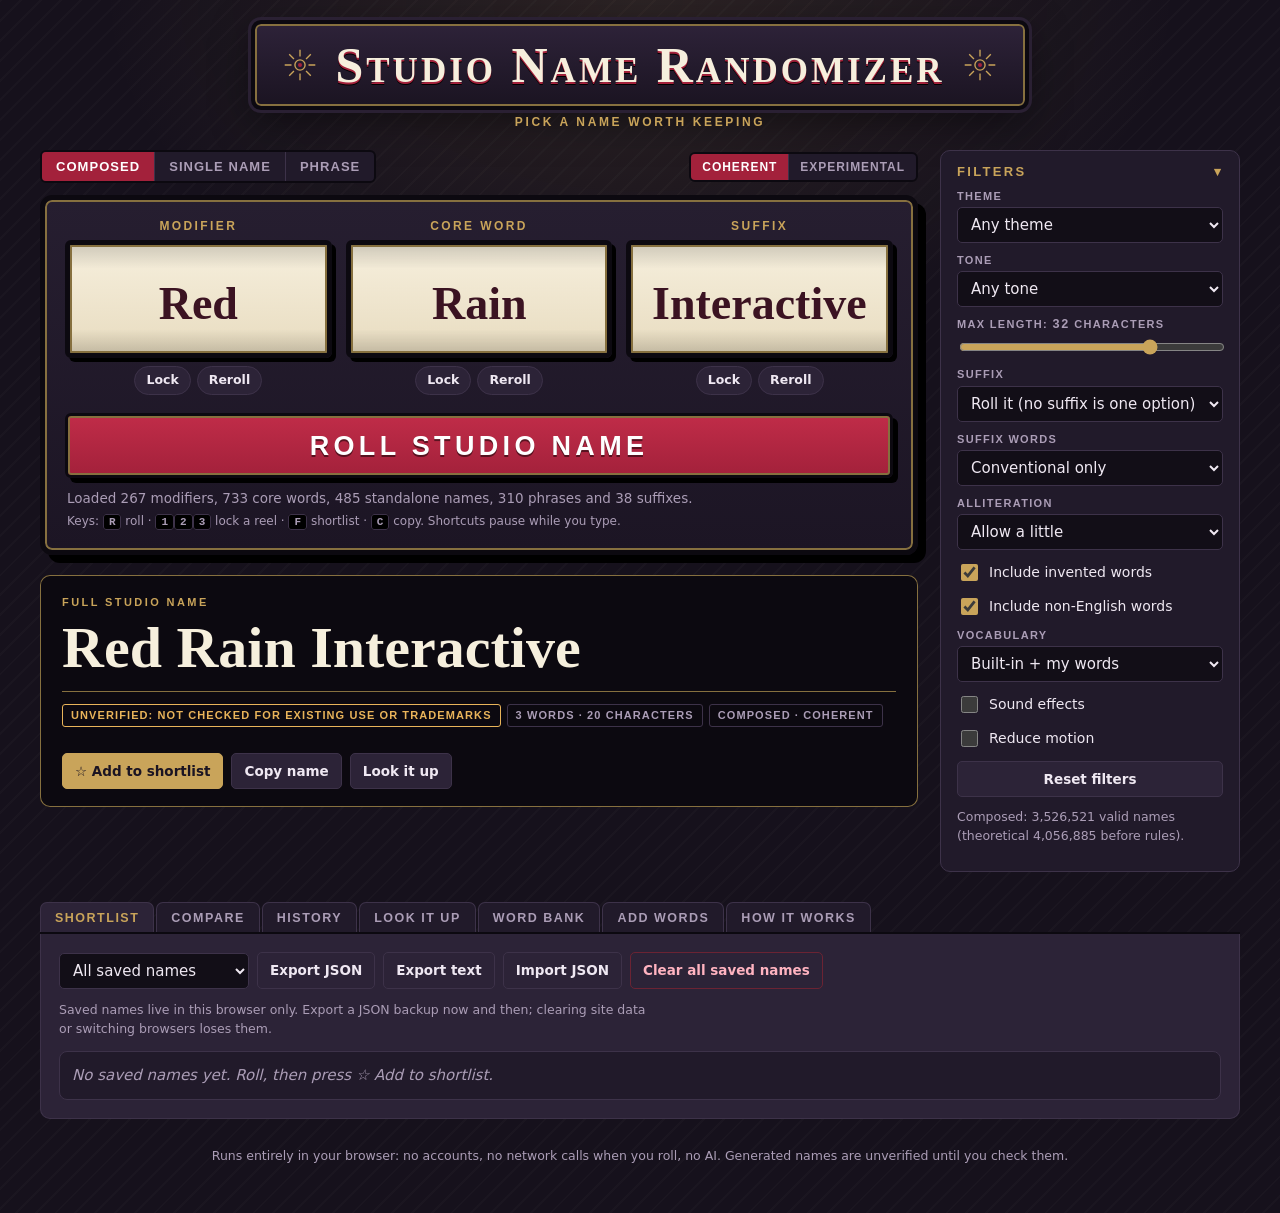
<file: studio-tools/studio-randomizer/index.html>
<!doctype html>
<html lang="en">
<head>
<meta charset="utf-8">
<meta name="viewport" content="width=device-width, initial-scale=1, viewport-fit=cover">
<title>Studio Name Randomizer</title>
<meta name="claude:viewport-fit-sides" content="cover">
<meta name="description" content="Slot-machine name generator and shortlist for choosing a game studio name. Runs offline; names are unverified until you check them.">
<style>
/* Layout: brass-plaque marquee, a cabinet of 1–3 cream reel cards, the full name on a dark stage below; filters in a side rail; shortlist workbench in tabs. Single dark theme by design. */
:root{
  color-scheme: dark;
  --bg:#16111c;        /* deep charcoal-plum */
  --panel:#211a2a;
  --raise:#2c2337;
  --line:#3d3249;
  --frame:#0c0910;     /* reel frame */
  --cream:#f6efdd;     /* reel card */
  --cream-2:#e8dcc0;
  --wine:#3b1322;      /* reel text */
  --crimson:#a3213b;
  --crimson-hi:#c02c48;
  --gold:#c9a45a;      /* restrained accent */
  --gold-dim:#86703f;
  --text:#efe8f2;
  --muted:#ab9db6;
  --ok:#6fcf97; --warn:#e9b45a;
  --serif: "Iowan Old Style","Palatino Linotype",Palatino,"Book Antiqua",Georgia,"Times New Roman",serif;
  --label: "Avenir Next Condensed","Arial Narrow","Roboto Condensed","Helvetica Neue",Arial,sans-serif;
  --body: system-ui,-apple-system,"Segoe UI",Roboto,"Helvetica Neue",Arial,sans-serif;
  --mono: ui-monospace,SFMono-Regular,Menlo,Consolas,"Liberation Mono",monospace;
  --reel-h: 118px;
}
*{box-sizing:border-box}
html,body{background:var(--bg)}
body{
  margin:0;color:var(--text);font:15px/1.5 var(--body);
  background-color:var(--bg);
  background-image:
    radial-gradient(ellipse 60% 40% at 50% 0%, rgba(201,164,90,.12), transparent 70%),
    repeating-linear-gradient(135deg, rgba(255,255,255,.018) 0 2px, transparent 2px 14px);
  padding-left:max(16px, env(safe-area-inset-left, 0px));
  padding-right:max(16px, env(safe-area-inset-right, 0px));
  padding-block:0 48px;
}
a{color:var(--gold)}
button,select,input,textarea{font:inherit;color:inherit}
:focus-visible{outline:3px solid var(--gold);outline-offset:2px}
.wrap{max-width:1200px;margin:0 auto}
.sr{position:absolute;width:1px;height:1px;overflow:hidden;clip:rect(0 0 0 0);white-space:nowrap}

/* marquee */
.marquee{display:grid;justify-items:center;gap:10px;padding-top:24px}
.plaque{
  display:flex;align-items:center;gap:18px;max-width:100%;
  background:linear-gradient(180deg,#2d2238,#1b1422);border:2px solid var(--gold-dim);
  outline:4px solid var(--frame);box-shadow:0 0 0 7px #2a2033,0 12px 40px rgba(0,0,0,.5);
  border-radius:6px;padding:14px 26px;
}
.plaque svg{flex:none;width:34px;height:34px}
.plaque h1{
  margin:0;font:700 clamp(26px,5vw,50px)/1 var(--serif);letter-spacing:.06em;font-variant:small-caps;text-align:center;
  color:var(--cream);text-shadow:0 2px 0 var(--crimson),0 3px 0 #000;text-wrap:balance
}
.ribbon{font:700 12px/1 var(--label);letter-spacing:.22em;text-transform:uppercase;color:var(--gold);text-align:center}
@media (max-width:520px){.plaque svg{display:none}.plaque{padding:12px 16px}}

/* layout */
.layout{display:grid;grid-template-columns:minmax(0,1fr) 300px;gap:22px;margin-top:22px;align-items:start}
@media (max-width:980px){.layout{grid-template-columns:minmax(0,1fr)}}

.modebar{display:flex;gap:10px;flex-wrap:wrap;justify-content:space-between;align-items:center;margin-bottom:12px}
.seg{display:inline-flex;border:2px solid var(--frame);border-radius:6px;overflow:hidden;background:var(--panel)}
.seg button{cursor:pointer;border:0;background:transparent;padding:8px 14px;font:700 13px/1 var(--label);letter-spacing:.08em;text-transform:uppercase;color:var(--muted)}
.seg button+button{border-left:1px solid var(--line)}
.seg button[aria-pressed="true"]{background:var(--crimson);color:#fff}
.seg.small button{padding:7px 11px;font-size:12px}

.cabinet{
  background:linear-gradient(180deg,#261e30,#1c1524);border:5px solid var(--frame);border-radius:12px;
  box-shadow:inset 0 0 0 2px var(--gold-dim),8px 8px 0 #000;padding:20px;
}
.reels{display:grid;gap:14px}
.reel{display:grid;gap:8px;min-width:0}
.reel-label{justify-self:center;font:700 12px/1 var(--label);letter-spacing:.2em;text-transform:uppercase;color:var(--gold)}
.window{
  position:relative;height:var(--reel-h);overflow:hidden;border-radius:6px;
  border:5px solid var(--frame);box-shadow:inset 0 0 0 2px var(--gold-dim),4px 4px 0 #000;
  background:linear-gradient(180deg,rgba(0,0,0,.16),transparent 22%,transparent 78%,rgba(0,0,0,.16)),linear-gradient(180deg,var(--cream),var(--cream-2));
}
.window.locked{box-shadow:inset 0 0 0 3px var(--crimson),4px 4px 0 #000}
.strip{will-change:transform}
.cell{height:var(--reel-h);display:grid;place-items:center;padding:6px 12px;text-align:center;overflow:hidden}
.word{display:block;max-width:100%;font:700 44px/1.02 var(--serif);color:var(--wine);overflow-wrap:break-word;text-wrap:balance}
.cell.filler .word{white-space:nowrap;overflow:hidden;text-overflow:ellipsis;font-size:28px;opacity:.7;filter:blur(.5px)}
.note{display:block;font:700 10px/1.2 var(--label);letter-spacing:.14em;text-transform:uppercase;color:#7d6a58;margin-top:4px}
.window.landed{animation:land .3s ease-out}
@keyframes land{30%{transform:translateY(4px)}100%{transform:none}}
.reel-tools{display:flex;gap:6px;justify-content:center;flex-wrap:wrap}
.chip{cursor:pointer;display:inline-flex;align-items:center;gap:5px;background:var(--raise);border:1px solid var(--line);border-radius:999px;padding:4px 11px;font-size:12.5px;font-weight:600}
.chip:hover:not(:disabled){border-color:var(--gold-dim)}
.chip[aria-pressed="true"]{background:var(--crimson);border-color:var(--crimson);color:#fff}
.chip:disabled{opacity:.45;cursor:not-allowed}

.roll{
  margin-top:18px;width:100%;cursor:pointer;color:#fff;
  font:800 clamp(19px,2.8vw,27px)/1 var(--label);letter-spacing:.16em;text-transform:uppercase;
  background:linear-gradient(180deg,var(--crimson-hi),var(--crimson));border:3px solid var(--frame);border-radius:6px;
  box-shadow:inset 0 0 0 2px var(--gold-dim),5px 5px 0 #000;padding:17px 10px 15px;text-shadow:0 2px 0 rgba(0,0,0,.5);transition:transform .08s
}
.roll:hover:not(:disabled){filter:brightness(1.08)}
.roll:active:not(:disabled){transform:translate(2px,2px);box-shadow:inset 0 0 0 2px var(--gold-dim),3px 3px 0 #000}
.roll:disabled{cursor:not-allowed;filter:grayscale(.6) brightness(.8)}
.status{min-height:1.4em;margin:10px 2px 0;font-size:13.5px;color:var(--muted)}
.status.problem{color:var(--warn)}
.hint{color:var(--muted);font-size:12px;margin:4px 2px 0}
kbd{font:600 11px var(--mono);background:#000;border:1px solid var(--line);border-radius:3px;padding:1px 5px}

@media (max-width:640px){
  :root{--reel-h:84px}
  .reels{grid-template-columns:minmax(0,1fr)!important;gap:10px}
  .reel{grid-template-columns:76px minmax(0,1fr);align-items:center;column-gap:8px}
  .reel-label{grid-row:1/3;justify-self:start;font-size:10.5px;letter-spacing:.12em;white-space:normal}
  .word{font-size:34px}
  .cabinet{padding:14px}
}

/* result stage */
.stage{margin-top:20px;background:var(--frame);border-radius:10px;padding:22px 22px 18px;box-shadow:inset 0 0 0 1px var(--gold-dim)}
.stage .eyebrow{font:700 11px/1 var(--label);letter-spacing:.22em;text-transform:uppercase;color:var(--gold)}
.stage h2{margin:10px 0 0;font:700 clamp(30px,5.4vw,58px)/1.05 var(--serif);color:var(--cream);text-wrap:balance;overflow-wrap:anywhere;padding-bottom:12px;border-bottom:1px solid var(--gold-dim)}
.pills{display:flex;gap:6px;flex-wrap:wrap;margin-top:12px}
.pill{font:700 11px/1 var(--label);letter-spacing:.1em;text-transform:uppercase;padding:5px 8px;border-radius:3px;border:1px solid var(--line);color:var(--muted)}
.pill.warn{border-color:var(--warn);color:var(--warn)}
.notes{list-style:none;margin:12px 0 0;padding:0;display:grid;gap:4px;font-size:13.5px;color:var(--muted)}
.notes b{color:var(--text);font-weight:600}
.actions{display:flex;gap:8px;flex-wrap:wrap;margin-top:14px}
.btn{cursor:pointer;background:var(--raise);border:1px solid var(--line);border-radius:5px;padding:7px 12px;font-weight:600;font-size:13.5px}
.btn:hover:not(:disabled){border-color:var(--gold-dim)}
.btn:disabled{opacity:.5;cursor:not-allowed}
.btn.primary{background:var(--gold);border-color:var(--gold);color:#1b1422}
.btn.danger{border-color:#6b2333;color:#ffb3c0}
.btn.small{padding:4px 9px;font-size:12.5px}

/* filters rail */
.rail{background:var(--panel);border:1px solid var(--line);border-radius:10px;padding:14px 16px}
.rail summary{cursor:pointer;font:700 13px/1 var(--label);letter-spacing:.18em;text-transform:uppercase;color:var(--gold);list-style:none;display:flex;justify-content:space-between}
.rail summary::-webkit-details-marker{display:none}
.rail summary::after{content:"▾"}
.rail details:not([open]) summary::after{content:"▸"}
.fields{display:grid;gap:11px;margin-top:12px}
.field{display:grid;gap:4px}
.field label,.field .lbl{font:700 11px/1.2 var(--label);letter-spacing:.12em;text-transform:uppercase;color:var(--muted)}
select,input[type=search],input[type=text],input[type=date],textarea{width:100%;background:#120e17;border:1px solid var(--line);border-radius:5px;padding:7px 9px}
textarea{font:13px/1.45 var(--mono);resize:vertical}
input[type=range]{width:100%;accent-color:var(--gold)}
.check{display:flex;gap:8px;align-items:center;font-size:14px}
.check input{width:17px;height:17px;accent-color:var(--gold)}
.small{font-size:12.5px;color:var(--muted)}
.count{font-variant-numeric:tabular-nums;font-family:var(--mono);font-size:12.5px}
.notice{border-left:3px solid var(--warn);background:#2a1f12;padding:8px 10px;border-radius:4px;font-size:13px;margin-top:10px}
.notice.info{border-color:var(--gold-dim);background:#1d1824}

/* workbench */
.bench{margin-top:30px}
.tabs{display:flex;gap:2px;flex-wrap:wrap;border-bottom:2px solid var(--frame)}
.tabs button{cursor:pointer;background:var(--panel);border:1px solid var(--line);border-bottom:0;border-radius:7px 7px 0 0;padding:9px 14px 8px;font:700 12.5px/1 var(--label);letter-spacing:.12em;text-transform:uppercase;color:var(--muted)}
.tabs button[aria-selected="true"]{background:var(--raise);color:var(--gold)}
.tabpanel{background:var(--raise);border:1px solid var(--line);border-top:0;border-radius:0 0 10px 10px;padding:18px}
.tabpanel h3{margin:18px 0 8px;font:700 13px/1.2 var(--label);letter-spacing:.16em;text-transform:uppercase;color:var(--gold)}
.tabpanel h3:first-child{margin-top:0}
.tabpanel p{max-width:74ch}
.row{display:flex;gap:8px;flex-wrap:wrap;align-items:center}
.list{list-style:none;margin:12px 0 0;padding:0;display:grid;gap:8px}
.list>li{background:var(--panel);border:1px solid var(--line);border-radius:8px;padding:12px}
.fav-head{display:flex;gap:10px;justify-content:space-between;align-items:flex-start;flex-wrap:wrap}
.fav-name{font:700 22px/1.15 var(--serif);color:var(--cream);overflow-wrap:anywhere;min-width:0}
.meta{font-size:12px;color:var(--muted)}
.fav-body{display:grid;grid-template-columns:repeat(2,minmax(0,1fr));gap:12px;margin-top:10px}
@media (max-width:760px){.fav-body{grid-template-columns:minmax(0,1fr)}}
.checklist{display:grid;gap:5px}
.checklist label{display:grid;grid-template-columns:minmax(0,1fr) 96px;gap:8px;align-items:center;font-size:13px}
.empty{color:var(--muted);font-style:italic}
.tablewrap{overflow-x:auto;margin-top:10px;border:1px solid var(--line);border-radius:6px}
table{border-collapse:collapse;width:100%;font-size:13.5px}
th,td{text-align:left;padding:6px 9px;border-bottom:1px solid var(--line);vertical-align:top}
th{position:sticky;top:0;background:var(--panel);font:700 11px/1.2 var(--label);letter-spacing:.12em;text-transform:uppercase;color:var(--muted)}
td.num{text-align:right;font-variant-numeric:tabular-nums;font-family:var(--mono)}
.badge{display:inline-block;font:700 10px/1 var(--label);letter-spacing:.08em;text-transform:uppercase;padding:3px 6px;border-radius:3px;white-space:nowrap;border:1px solid var(--line)}
.b-builtin{color:var(--muted)}
.b-custom{background:var(--gold);border-color:var(--gold);color:#1b1422}
.b-hidden{color:#ff9fb0;border-color:#6b2333}
.mono{font-family:var(--mono);font-size:12.5px}
pre.mono{white-space:pre-wrap;background:#120e17;border:1px solid var(--line);border-radius:6px;padding:10px;margin:8px 0}
.links{display:grid;grid-template-columns:repeat(2,minmax(0,1fr));gap:14px}
@media (max-width:760px){.links{grid-template-columns:minmax(0,1fr)}}
.links section{background:var(--panel);border:1px solid var(--line);border-radius:8px;padding:12px;min-width:0}
.links h4{margin:0 0 6px;font:700 12px/1.2 var(--label);letter-spacing:.14em;text-transform:uppercase;color:var(--gold)}
.links ul{margin:0;padding-left:18px;font-size:13.5px}
.links li{margin:3px 0;overflow-wrap:anywhere}
.q{display:flex;gap:6px;align-items:center;margin:4px 0;flex-wrap:wrap}
.q code{font:12.5px var(--mono);background:#120e17;border:1px solid var(--line);border-radius:4px;padding:3px 6px;overflow-wrap:anywhere;min-width:0}
.grid3{display:grid;grid-template-columns:repeat(3,minmax(0,1fr));gap:12px}
@media (max-width:820px){.grid3{grid-template-columns:minmax(0,1fr)}}
.kv{display:grid;grid-template-columns:minmax(110px,auto) minmax(0,1fr);gap:4px 14px;font-size:13.5px}
.kv dt{color:var(--muted)}
.kv dd{margin:0;min-width:0;overflow-wrap:anywhere}
.cmp td,.cmp th{min-width:150px}
.cmp th:first-child,.cmp td:first-child{min-width:130px;color:var(--muted)}

dialog{background:var(--raise);color:var(--text);border:2px solid var(--frame);border-radius:10px;box-shadow:0 0 0 1px var(--gold-dim),10px 10px 0 #000;width:min(720px,calc(100vw - 32px));padding:18px}
dialog::backdrop{background:rgba(6,3,10,.72)}
.toast{position:fixed;left:50%;bottom:calc(18px + env(safe-area-inset-bottom,0px));transform:translateX(-50%);background:var(--gold);color:#1b1422;font-weight:700;padding:9px 16px;border-radius:6px;box-shadow:4px 4px 0 #000;z-index:20;max-width:calc(100vw - 32px)}
footer{margin-top:28px;color:var(--muted);font-size:12.5px;text-align:center}

@media (prefers-reduced-motion: reduce){.window.landed{animation:none}}
body.reduce-motion .window.landed{animation:none}
</style>
</head>
<body>
<div class="wrap">

<header class="marquee">
  <div class="plaque">
    <svg viewBox="0 0 40 40" aria-hidden="true"><g fill="none" stroke="#c9a45a" stroke-width="1.6"><circle cx="20" cy="20" r="6"/><path d="M20 2v8M20 30v8M2 20h8M30 20h8M7.3 7.3l5.6 5.6M27.1 27.1l5.6 5.6M7.3 32.7l5.6-5.6M27.1 12.9l5.6-5.6"/></g><circle cx="20" cy="20" r="2.4" fill="#a3213b"/></svg>
    <h1>Studio Name Randomizer</h1>
    <svg viewBox="0 0 40 40" aria-hidden="true"><g fill="none" stroke="#c9a45a" stroke-width="1.6"><circle cx="20" cy="20" r="6"/><path d="M20 2v8M20 30v8M2 20h8M30 20h8M7.3 7.3l5.6 5.6M27.1 27.1l5.6 5.6M7.3 32.7l5.6-5.6M27.1 12.9l5.6-5.6"/></g><circle cx="20" cy="20" r="2.4" fill="#a3213b"/></svg>
  </div>
  <div class="ribbon">Pick a name worth keeping</div>
</header>

<div class="layout">
  <section aria-labelledby="mach-h">
    <h2 id="mach-h" class="sr">Name machine</h2>
    <div class="modebar">
      <div class="seg" role="group" aria-label="Naming mode">
        <button type="button" id="mode-composed" aria-pressed="true">Composed</button>
        <button type="button" id="mode-single" aria-pressed="false">Single name</button>
        <button type="button" id="mode-phrase" aria-pressed="false">Phrase</button>
      </div>
      <div class="seg small" role="group" aria-label="Style">
        <button type="button" id="style-coherent" aria-pressed="true">Coherent</button>
        <button type="button" id="style-experimental" aria-pressed="false">Experimental</button>
      </div>
    </div>
    <div class="cabinet">
      <div class="reels" id="reels"></div>
      <button class="roll" id="roll" type="button">Roll studio name</button>
      <p class="status" id="status" role="status" aria-live="polite"></p>
      <p class="hint">Keys: <kbd>R</kbd> roll · <kbd>1</kbd><kbd>2</kbd><kbd>3</kbd> lock a reel · <kbd>F</kbd> shortlist · <kbd>C</kbd> copy. Shortcuts pause while you type.</p>
    </div>

    <div class="stage" aria-labelledby="name-out">
      <div class="eyebrow">Full studio name</div>
      <h2 id="name-out">—</h2>
      <div class="pills" id="pills"></div>
      <ul class="notes" id="notes"></ul>
      <div class="actions">
        <button class="btn primary" type="button" id="fav">☆ Add to shortlist</button>
        <button class="btn" type="button" id="copy">Copy name</button>
        <button class="btn" type="button" id="lookup">Look it up</button>
      </div>
    </div>
  </section>

  <aside class="rail" aria-label="Filters">
    <details id="filters-box" open>
      <summary>Filters</summary>
      <div class="fields">
        <div class="field"><label for="f-theme">Theme</label><select id="f-theme"></select></div>
        <div class="field"><label for="f-tone">Tone</label><select id="f-tone"></select></div>
        <div class="field"><label for="f-len">Max length: <span id="f-len-v" class="count"></span> characters</label><input type="range" id="f-len" min="10" max="40" step="1"></div>
        <div class="field"><label for="f-suffix">Suffix</label>
          <select id="f-suffix"><option value="roll">Roll it (no suffix is one option)</option><option value="always">Always add a suffix</option><option value="none">No suffix</option></select></div>
        <div class="field"><label for="f-sufstyle">Suffix words</label>
          <select id="f-sufstyle"><option value="conventional">Conventional only</option><option value="all">Conventional + experimental</option></select></div>
        <div class="field"><label for="f-allit">Alliteration</label>
          <select id="f-allit"><option value="some">Allow a little</option><option value="avoid">Avoid</option><option value="prefer">Prefer</option></select></div>
        <label class="check"><input type="checkbox" id="f-invented"> Include invented words</label>
        <label class="check"><input type="checkbox" id="f-foreign"> Include non-English words</label>
        <div class="field"><label for="f-vocab">Vocabulary</label>
          <select id="f-vocab"><option value="mixed">Built-in + my words</option><option value="custom">My words only</option></select></div>
        <label class="check"><input type="checkbox" id="f-sound"> Sound effects</label>
        <label class="check"><input type="checkbox" id="f-motion"> Reduce motion</label>
        <button class="btn" type="button" id="reset">Reset filters</button>
        <div class="small" id="combo-line"></div>
        <div id="lock-notes"></div>
      </div>
    </details>
  </aside>
</div>

<section class="bench" aria-label="Workbench">
  <div class="tabs" role="tablist">
    <button role="tab" type="button" id="tab-short" aria-controls="p-short" aria-selected="true">Shortlist</button>
    <button role="tab" type="button" id="tab-compare" aria-controls="p-compare" aria-selected="false">Compare</button>
    <button role="tab" type="button" id="tab-history" aria-controls="p-history" aria-selected="false">History</button>
    <button role="tab" type="button" id="tab-look" aria-controls="p-look" aria-selected="false">Look it up</button>
    <button role="tab" type="button" id="tab-bank" aria-controls="p-bank" aria-selected="false">Word bank</button>
    <button role="tab" type="button" id="tab-add" aria-controls="p-add" aria-selected="false">Add words</button>
    <button role="tab" type="button" id="tab-how" aria-controls="p-how" aria-selected="false">How it works</button>
  </div>

  <div class="tabpanel" role="tabpanel" id="p-short" aria-labelledby="tab-short">
    <div class="row">
      <select id="s-filter" aria-label="Show" style="max-width:190px"><option value="all">All saved names</option><option value="shortlist">Shortlist</option><option value="maybe">Maybe</option><option value="none">No label</option></select>
      <button class="btn" type="button" id="exp-json">Export JSON</button>
      <button class="btn" type="button" id="exp-txt">Export text</button>
      <label class="btn" for="imp-fav" style="display:inline-block">Import JSON</label><input type="file" id="imp-fav" accept=".json,application/json" class="sr">
      <button class="btn danger" type="button" id="clear-fav">Clear all saved names</button>
    </div>
    <p class="small">Saved names live in this browser only. Export a JSON backup now and then; clearing site data or switching browsers loses them.</p>
    <ul class="list" id="fav-list"></ul>
  </div>

  <div class="tabpanel" role="tabpanel" id="p-compare" aria-labelledby="tab-compare" hidden>
    <p class="small">Tick “Compare” on up to five saved names. Counts are mechanical; the syllable figure is a rough spelling-based estimate. Nothing here scores the names. That judgment is yours.</p>
    <div id="cmp-out"></div>
  </div>

  <div class="tabpanel" role="tabpanel" id="p-history" aria-labelledby="tab-history" hidden>
    <div class="row"><button class="btn danger" type="button" id="clear-hist">Clear history</button><span class="small">Keeps your last 50 rolls.</span></div>
    <ul class="list" id="hist-list"></ul>
  </div>

  <div class="tabpanel" role="tabpanel" id="p-look" aria-labelledby="tab-look" hidden>
    <div id="look-out"></div>
  </div>

  <div class="tabpanel" role="tabpanel" id="p-bank" aria-labelledby="tab-bank" hidden>
    <div id="bank-summary"></div>
    <h3>Browse and edit</h3>
    <div class="row">
      <input type="search" id="b-search" placeholder="Search words, meanings, tags…" aria-label="Search word bank" style="max-width:300px">
      <select id="b-cat" aria-label="Category" style="max-width:180px"></select>
      <select id="b-src" aria-label="Source" style="max-width:170px"><option value="all">All sources</option><option value="builtin">Built-in</option><option value="custom">My words</option><option value="hidden">Hidden</option></select>
      <span class="small" id="b-count"></span>
    </div>
    <div class="tablewrap" style="max-height:560px;overflow:auto">
      <table><thead><tr><th>Entry</th><th>Category</th><th>Source</th><th>Tags</th><th>Meaning / notes</th><th>Actions</th></tr></thead><tbody id="b-body"></tbody></table>
    </div>
    <div class="row" style="margin-top:12px">
      <button class="btn" type="button" id="bank-export">Export my words (JSON)</button>
      <label class="btn" for="bank-import" style="display:inline-block">Import words (JSON)</label><input type="file" id="bank-import" accept=".json,application/json" class="sr">
      <button class="btn danger" type="button" id="bank-restore">Restore defaults</button>
    </div>
    <div id="bank-report"></div>
  </div>

  <div class="tabpanel" role="tabpanel" id="p-add" aria-labelledby="tab-add" hidden>
    <p>Add one entry per line. A plain word is enough; options after <span class="mono">|</span> are optional. You'll see a preview before anything is added. Duplicates are skipped, ignoring capital letters and extra spaces.</p>
    <div class="row">
      <select id="a-cat" aria-label="Add to category" style="max-width:220px"></select>
    </div>
    <textarea id="a-text" rows="8" aria-label="New entries" style="margin-top:8px" placeholder="Lanternfish | t=nature | tone=strange&#10;Kelip | k=invented | say=KEH-lip&#10;Paper Harbor"></textarea>
    <div class="row" style="margin-top:8px"><button class="btn primary" type="button" id="a-preview">Preview</button></div>
    <div id="a-out"></div>
    <h3>Options</h3>
    <div class="tablewrap"><table><thead><tr><th>Option</th><th>Meaning</th><th>Example</th></tr></thead><tbody>
      <tr><td class="mono">t=</td><td>Themes: nature, landscape, built, science, myth, abstract, playful, everyday, malay</td><td class="mono">t=nature,landscape</td></tr>
      <tr><td class="mono">tone=</td><td>Tones: elegant, dark, bright, quiet, playful, strange, bold, warm</td><td class="mono">tone=quiet</td></tr>
      <tr><td class="mono">k=</td><td>Kind: word (default), name, invented, foreign</td><td class="mono">k=invented</td></tr>
      <tr><td class="mono">lang=</td><td>Language of a non-English word</td><td class="mono">lang=Malay</td></tr>
      <tr><td class="mono">mean=</td><td>Meaning or origin (SSM asks for this for non-English or invented words)</td><td class="mono">mean=firefly</td></tr>
      <tr><td class="mono">say=</td><td>Pronunciation guide</td><td class="mono">say=KEH-lip</td></tr>
      <tr><td class="mono">r=</td><td>Modifiers only: adj, noun, ord (Second), num (Seven → plural core)</td><td class="mono">r=num</td></tr>
      <tr><td class="mono">n=m / pl=</td><td>Core words only: uncountable, or an irregular plural</td><td class="mono">pl=Geese</td></tr>
      <tr><td class="mono">g=</td><td>Meaning group; two words in the same group never pair (Lunar + Moon)</td><td class="mono">g=moon</td></tr>
      <tr><td class="mono">s=</td><td>Suffixes only: conventional or experimental</td><td class="mono">s=experimental</td></tr>
      <tr><td class="mono">e</td><td>Experimental mode only</td><td class="mono">Spatula | e</td></tr>
    </tbody></table></div>
  </div>

  <div class="tabpanel" role="tabpanel" id="p-how" aria-labelledby="tab-how" hidden>
    <div id="how-out"></div>
  </div>
</section>

<footer>Runs entirely in your browser: no accounts, no network calls when you roll, no AI. Generated names are unverified until you check them.</footer>
</div>

<dialog id="dlg" aria-labelledby="dlg-h">
  <h3 id="dlg-h" style="margin:0 0 10px;font:700 14px/1 var(--label);letter-spacing:.16em;text-transform:uppercase;color:var(--gold)">Export</h3>
  <textarea id="dlg-text" rows="14" readonly aria-label="Export contents"></textarea>
  <div class="row" style="margin-top:10px;justify-content:flex-end">
    <button class="btn" type="button" id="dlg-copy">Copy</button>
    <button class="btn" type="button" id="dlg-dl">Download file</button>
    <button class="btn primary" type="button" id="dlg-close">Close</button>
  </div>
  <p class="small" style="margin:8px 0 0">Downloads work when the page is opened from a file or a normal website. Some embedded previews block them; use Copy there.</p>
</dialog>
<div class="toast" id="toast" hidden></div>

<!-- Built-in vocabulary. Line format: Text | key=value | ... ; "@ key=value | ..." sets defaults for the lines below. -->
<script id="bank-mod" type="text/plain">
@ r=adj | t=abstract | tone=bold
Red | g=red
Crimson | g=red | tone=bold,dark,elegant
Scarlet | g=red
Vermilion | g=red | tone=bold,elegant
Rose | g=rose | tone=warm,elegant
Coral | tone=warm,bright
Ochre | tone=warm,quiet
Saffron | tone=warm,bright | mean=a deep yellow-orange, named after the spice
Golden | g=gold | tone=bright,warm
Gilded | g=gold | tone=elegant
Indigo | tone=quiet,elegant
Cobalt | tone=bold,quiet
Azure | tone=bright,elegant
Cerulean | tone=bright,elegant | say=suh-ROO-lee-un
Teal | tone=quiet
Jade | tone=elegant,quiet
Emerald | tone=elegant,bright
Olive | tone=quiet,warm
Verdant | t=nature | tone=bright,elegant | mean=green with growing plants
Sage | tone=quiet
Ivory | tone=elegant,quiet
Pearl | tone=elegant,quiet
Silver | g=silver | tone=elegant,quiet
Ashen | g=ash | tone=dark,quiet
Slate | tone=quiet,dark
Charcoal | tone=dark,quiet
Black | tone=dark,bold
White | tone=quiet,elegant
Blue | tone=quiet
Green | tone=bright
Violet | tone=elegant,strange
Lavender | tone=quiet,warm
Lilac | tone=quiet,playful
Magenta | tone=bold,playful
Umber | tone=warm,dark | mean=an earthy brown pigment
Sepia | tone=quiet,warm
Russet | tone=warm | mean=reddish brown
Tawny | tone=warm | mean=orange-brown
Pale | tone=quiet,elegant
Blush | tone=warm,playful
Mint | tone=bright,playful
Inky | g=ink | tone=dark,strange
Dusky | g=dusk | tone=dark,quiet
@ r=noun | t=built | tone=bold
Iron | g=iron
Copper | tone=warm,bold
Brass | tone=warm,bold
Bronze | tone=warm,bold
Steel | g=iron
Tin | tone=playful,quiet
Glass | tone=elegant,quiet
Paper | g=paper | tone=quiet,playful
Velvet | tone=elegant,dark
Linen | tone=quiet,elegant
Silk | tone=elegant
Wool | tone=warm,quiet
Marble | tone=elegant
Granite | tone=bold
Clay | tone=warm,quiet
Stone | tone=bold,quiet
Cedar | t=nature | tone=warm,quiet
Oak | t=nature | tone=warm,bold
Walnut | t=nature | tone=warm
Bamboo | t=nature,malay | tone=quiet
Rattan | t=malay,everyday | tone=warm,quiet | mean=a climbing palm cane used for furniture, common in Southeast Asia
Porcelain | tone=elegant,quiet
Chalk | tone=quiet,playful
Salt | tone=quiet
Sugar | t=playful | tone=playful,warm
Honey | g=honey | t=playful | tone=warm
Wax | tone=quiet,strange
Amber | tone=warm,elegant
Coal | tone=dark
Concrete | tone=bold
Neon | t=science | tone=bright,bold
Chrome | tone=bold,bright
Carbon | t=science | tone=bold
Cardboard | t=everyday | tone=playful
Canvas | tone=quiet
Lace | tone=elegant
Plaster | tone=quiet
Brick | tone=bold,warm
Ink | g=ink | tone=quiet,dark
Tinfoil | tone=playful,strange | e
Rust | g=rust | tone=dark,warm
Felt | tone=warm,playful
Origami | g=paper | tone=playful,elegant | mean=the Japanese art of paper folding
Clockwork | g=clock | tone=strange,bold
@ r=adj | t=nature | tone=quiet
Quiet
Still
Silent
Hollow | tone=dark,quiet
Distant
Northern | g=north
Southern | g=south
Eastern
Western
Wild | tone=bold
Gentle | tone=warm,quiet
Restless | tone=bold,strange
Wandering | tone=quiet,strange
Drifting
Sleeping
Waking | tone=bright
Burning | g=fire | tone=bold
Falling | tone=dark
Rising | tone=bright,bold
Frozen | g=frost
Frosted | g=frost
Misty | g=fog
Foggy | g=fog | tone=dark,quiet
Rainy | g=rain
Stormy | g=storm | tone=dark,bold
Sunlit | g=sun | tone=bright,warm
Moonlit | g=moon | tone=quiet,elegant
Starlit | g=star | tone=elegant,quiet
Twilit | g=dusk | tone=quiet,elegant
Overcast | tone=quiet,dark
Tropic | t=landscape,malay | tone=warm,bright
Monsoon | r=noun | g=rain | t=malay | tone=bold
Autumn | r=noun | tone=warm,quiet
Winter | r=noun | g=frost | tone=quiet,dark
Summer | r=noun | tone=bright,warm
Midnight | r=noun | g=night | tone=dark,elegant
Morning | r=noun | g=dawn | tone=bright,quiet
Evening | r=noun | g=dusk | tone=quiet,elegant
Dawn | r=noun | g=dawn | tone=bright
Dusk | r=noun | g=dusk | tone=quiet,dark
Late
Early | tone=bright
Lunar | g=moon | t=science | tone=elegant
Solar | g=sun | t=science | tone=bright
Stellar | g=star | t=science | tone=bright
Polar | g=ice | t=landscape
Coastal | g=coast | t=landscape
Alpine | g=mountain | t=landscape
Highland | r=noun | g=mountain | t=landscape
Island | r=noun | g=island | t=landscape
Desert | r=noun | g=desert | t=landscape | tone=warm
Arctic | g=ice | t=landscape
Tidal | g=tide | t=landscape
Mossy | g=moss
Feral | tone=bold,dark
Blooming | g=bloom | tone=bright,warm
Deep | tone=dark,quiet
High | tone=bold
Far
Open | tone=bright
Endless | tone=elegant
Lost | tone=dark,quiet
Hidden | tone=strange,quiet
Secret | tone=strange
Forgotten | tone=dark,quiet
Ancient | t=myth | tone=bold,dark
Old | tone=warm,quiet
New | tone=bright
Young | tone=bright
@ r=adj | t=abstract | tone=playful
Little | tone=warm,playful
Tiny
Tall | tone=bold
Great | tone=bold
Grand | tone=elegant,bold
Small | tone=quiet
Lone | tone=quiet,dark
Twin | r=noun | tone=strange
Half | tone=strange
Broken | tone=dark
Crooked | tone=strange,playful
Folded | g=paper | tone=quiet,elegant
Woven | tone=warm,elegant
Painted | tone=bright
Carved | tone=bold
Stitched | tone=warm,strange
Polished | tone=elegant
Rusted | g=rust | tone=dark
Weathered | tone=quiet
Faded | tone=quiet
Electric | t=science | tone=bright,bold
Atomic | t=science | tone=bold
Magnetic | t=science | tone=bold
Analog | t=science | tone=warm,quiet
Mechanical | t=built | tone=bold
Radiant | tone=bright,elegant
Lucid | tone=elegant,quiet
Vivid | tone=bright
Brave | tone=bold,warm
Clever
Curious | tone=playful,strange
Odd | tone=strange,playful
Strange | tone=strange
Peculiar | tone=strange,playful
Merry | tone=playful,warm
Jolly | tone=playful,warm
Lucky | tone=playful,bright
Happy | tone=playful,bright
Sleepy | tone=playful,quiet
Hungry
Sly | tone=playful,strange
Honest | tone=warm,quiet
Humble | tone=warm,quiet
Noble | tone=elegant,bold
Royal | tone=elegant,bold
Kind | tone=warm
Wicked | tone=dark,strange
Cursed | tone=dark
Haunted | tone=dark
Grim | tone=dark
Bleak | tone=dark
Somber | tone=dark,quiet
Ghostly | g=ghost | tone=dark,strange
Phantom | r=noun | g=ghost | tone=dark,strange
Spectral | g=ghost | tone=dark,strange
Sunken | tone=dark
Drowned | tone=dark
Fallen | tone=dark
Sacred | tone=elegant
Mythic | t=myth | tone=bold
Fabled | t=myth | tone=elegant
Storied | t=myth | tone=elegant
Nomad | r=noun | tone=quiet
Pilgrim | r=noun | tone=quiet
Vagabond | r=noun | tone=playful,strange
Orbital | t=science | tone=bold
Quantum | t=science | tone=bold
Prime | tone=bold
Infinite | tone=elegant
Zero | r=noun | tone=bold
Null | tone=strange,dark
Parallel | tone=strange
Spiral | tone=strange
Round
Soft | tone=quiet,warm
Loud | tone=bold,playful
Slow | tone=quiet
Swift | tone=bold
Heavy | tone=bold,dark
Warm | tone=warm
Cold | tone=dark,quiet
Bright | tone=bright
Dim | tone=dark,quiet
Hazy | g=fog | tone=quiet,strange
Cozy | tone=warm,playful
Snug | tone=warm,playful
Plucky | tone=playful,bold
Fizzy
Wobbly | tone=playful,strange | e
Toasty | tone=playful,warm
Pocket | r=noun
Rubber | r=noun | t=everyday
Jelly | r=noun | t=playful
Bubble | r=noun
Barefoot | tone=playful,warm
@ r=ord | t=abstract | tone=bold
First
Second
Third
Seventh | tone=strange
Ninth | tone=strange
Last | tone=dark,quiet
Final | tone=dark,bold
@ r=num | t=abstract | tone=bold
Two
Three
Five
Seven
Nine
Twelve
Forty
Hundred
Thousand
</script>
<script id="bank-core" type="text/plain">
@ t=nature | tone=quiet
Rain | n=m | g=rain
Snow | n=m | g=snow
Frost | n=m | g=frost
Fog | n=m | g=fog
Mist | n=m | g=fog
Storm | g=storm | tone=bold,dark
Thunder | n=m | g=storm | tone=bold
Lightning | n=m | g=storm | tone=bold,bright
Wind | g=wind
Gale | g=wind | tone=bold
Breeze | g=wind | tone=warm,quiet
Cloud | g=cloud
Dew | n=m | tone=quiet,elegant
Hail | n=m | tone=bold
Monsoon | g=rain | t=malay | tone=bold
Tempest | g=storm | tone=dark,bold
Squall | g=storm | tone=bold
Rainbow | g=rain | tone=bright,playful
Aurora | tone=elegant,bright
Eclipse | g=sun | t=science | tone=dark,elegant
Sunrise | g=dawn | tone=bright
Sunset | g=dusk | tone=warm
Twilight | n=m | g=dusk | tone=elegant,quiet
Noon | tone=bright
Midnight | g=night | tone=dark,elegant
Ember | g=fire | tone=warm,dark
Flame | g=fire | tone=bold
Ash | n=m | g=ash | tone=dark
Smoke | n=m | tone=dark
Spark | g=fire | tone=bright
Cinder | g=fire | tone=dark
Blaze | g=fire | tone=bold
Wildfire | g=fire | tone=bold,dark
Tide | g=tide | t=landscape
Wave | g=tide | t=landscape
Current | t=landscape
Ripple | tone=quiet,elegant
Thaw | tone=quiet,bright
Haze | n=m | g=fog | tone=quiet,strange
Drizzle | n=m | g=rain | tone=quiet,playful
@ t=landscape | tone=quiet
River
Brook
Stream
Lake
Pond
Lagoon | tone=bright
Reef
Shoal
Delta
Estuary | tone=elegant
Marsh | tone=dark
Fen | tone=dark
Moor | tone=dark
Heath
Meadow | tone=bright,warm
Prairie | tone=warm
Steppe
Tundra | g=ice | tone=dark
Glacier | g=ice
Fjord | say=fee-ORD
Canyon | tone=bold
Gorge | tone=bold
Ravine | tone=dark
Valley
Cliff | tone=bold
Ridge
Summit | g=mountain | tone=bold
Mountain | g=mountain | tone=bold
Hill
Dune | g=desert | tone=warm
Oasis | g=desert | pl=Oases | tone=warm
Mesa | g=desert
Plateau | pl=Plateaus
Island | g=island
Isle | g=island | tone=elegant
Atoll | g=island
Cape
Coast | g=coast
Shore | g=coast
Harbor | tone=warm,quiet
Bay
Cove
Inlet
Strait
Ocean | g=sea
Abyss | g=sea | tone=dark
Trench | tone=dark
Cavern | g=cave | tone=dark
Grotto | g=cave | pl=Grottoes | tone=strange
Forest | g=forest
Grove | g=forest | tone=elegant
Orchard | tone=warm
Thicket | g=forest | tone=strange
Jungle | g=forest | t=malay | tone=bold
Mangrove | g=forest | t=malay | tone=strange
Garden | tone=warm
Field
Pasture | tone=warm
Vineyard | tone=elegant
Paddy | t=malay | tone=warm | mean=a flooded field for growing rice
Volcano | pl=Volcanoes | tone=bold,dark
Crater | tone=strange
Geyser | tone=bold
Hollow | tone=dark
Horizon | tone=bright
@ t=nature | tone=quiet
Fern
Moss | n=m | g=moss
Lichen | n=m | tone=strange | say=LY-ken
Ivy | n=m
Willow | tone=elegant
Birch
Pine
Cypress | tone=dark,elegant
Juniper | tone=elegant
Banyan | t=malay | tone=strange | mean=a fig tree with aerial roots, common across South and Southeast Asia
Lotus | tone=elegant
Orchid | t=malay | tone=elegant
Hibiscus | t=malay | tone=bright,warm | mean=bunga raya, Malaysia's national flower
Jasmine | tone=elegant,warm
Magnolia | tone=elegant
Peony | tone=elegant
Thistle | tone=bold
Clover | tone=playful,bright
Poppy | tone=bright
Daisy | tone=playful,bright
Marigold | tone=warm,bright
Bramble | tone=dark,strange
Thorn | tone=dark
Root
Seed
Acorn | tone=playful,warm
Pinecone | tone=playful
Petal | tone=elegant
Blossom | g=bloom | tone=bright,elegant
Bloom | g=bloom | tone=bright
Vine
Reed
Lily | tone=elegant
Sunflower | g=sun | tone=bright,playful
Dandelion | tone=playful
Mushroom | tone=playful,strange
Nettle | tone=bold
Foxglove | tone=dark,elegant
Bluebell | tone=quiet,elegant
@ t=nature | tone=bold
Wolf | pl=Wolves | tone=bold,dark
Fox | tone=playful,bold
Hare | tone=quiet
Crow | tone=dark
Magpie | tone=playful,strange
Heron | tone=elegant,quiet
Crane | tone=elegant
Owl | tone=quiet,elegant
Moth | tone=quiet,strange
Firefly | tone=bright,playful
Beetle | tone=strange
Bee | tone=playful,warm
Hornet
Sparrow | tone=quiet,playful
Finch | tone=playful
Wren | tone=quiet
Robin | tone=warm
Swallow | tone=elegant
Starling | g=star | tone=quiet
Kestrel
Falcon
Hawk
Eagle
Albatross | tone=elegant,strange
Pelican | tone=playful
Whale | tone=quiet,bold
Orca
Octopus | pl=Octopuses | tone=strange
Squid | tone=strange,playful
Jellyfish | pl=Jellyfish | tone=strange
Seahorse | tone=playful,elegant
Turtle | tone=quiet
Tortoise | tone=quiet,playful
Gecko | pl=Geckos | t=malay | tone=playful
Serpent | tone=dark
Viper | tone=dark,bold
Toad | tone=playful,strange
Newt | tone=playful
Salamander | tone=strange
Otter | tone=playful,warm
Badger | tone=bold,playful
Bear | tone=bold,warm
Lynx | tone=elegant,bold
Tiger | t=malay | mean=the Malayan tiger is Malaysia's national animal
Panther | tone=dark,bold
Leopard
Elephant | tone=warm,bold
Tapir | t=malay | tone=strange,playful | mean=the Malayan tapir is native to Peninsular Malaysia
Pangolin | t=malay | tone=strange
Hornbill | t=malay | tone=bold,strange
Gibbon | t=malay | tone=playful
Orangutan | t=malay | tone=warm | mean=great ape of Borneo and Sumatra; from Malay 'orang hutan', person of the forest
Lemur | tone=strange,playful
Koi | pl=Koi | tone=elegant
Stag
Elk | pl=Elk
Bison | pl=Bison
Buffalo | pl=Buffaloes | tone=bold,warm
Ox | pl=Oxen
Horse
Pony | tone=playful
Goat | tone=playful
Ram
Lamb | tone=warm,quiet
Hound | tone=bold,dark
Mouse | pl=Mice | tone=playful,quiet
Ferret | tone=playful
Weasel | tone=playful,strange
Mole | tone=playful,quiet
Hedgehog | tone=playful
Bat | tone=dark
Coyote | tone=bold,playful
Jackal | tone=dark
Camel | tone=warm
Llama | tone=playful
Yak | tone=playful
Dragonfly | tone=elegant
Mantis | pl=Mantises | tone=strange
Cricket | tone=playful
Cicada | tone=strange
Snail | tone=quiet,playful
Spider | tone=dark
Scorpion | tone=dark,bold
Crab | tone=playful
Puffin | tone=playful
Flamingo | pl=Flamingos | tone=playful,bright
Toucan | tone=playful,bright
Peacock | tone=elegant,bold
Pigeon | tone=playful
Gull | tone=quiet
Walrus | pl=Walruses | tone=playful
Narwhal | tone=strange,playful
Platypus | pl=Platypuses | tone=strange,playful
Axolotl | tone=strange,playful | say=AK-suh-lot-ul
Capybara | tone=playful,warm
Wombat | tone=playful
Goldfish | pl=Goldfish | tone=playful
@ t=built | tone=bold
Tower
Spire | tone=elegant
Bell | tone=quiet
Belfry | tone=elegant,strange
Lighthouse | tone=quiet
Pier
Jetty
Wharf | pl=Wharves
Dock
Bridge
Arch | tone=elegant
Gate
Door | tone=quiet
Window | tone=quiet
Stair | tone=quiet
Ladder | tone=playful
Attic | tone=quiet,strange
Cellar | tone=dark
Vault | tone=dark
Hall | tone=elegant
Gallery | tone=elegant
Library | tone=quiet,elegant
Archive | tone=quiet
Museum | tone=elegant
Observatory | t=science | tone=elegant
Foundry
Mill
Forge
Kiln | tone=warm
Furnace | tone=bold,dark
Engine | t=science
Factory
Quarry
Mine | tone=dark
Depot
Station
Terminal
Platform
Railway
Tram | tone=quiet,playful
Signal | t=science
Junction
Crossing
Avenue | tone=elegant
Alley | tone=dark
Lane | tone=quiet
Boulevard | tone=elegant
Plaza
Square
Courtyard | tone=quiet,elegant
Greenhouse | tone=warm
Pavilion | tone=elegant
Arcade | tone=playful
Theater | tone=elegant
Carousel | tone=playful
Circus | tone=playful
Market | tone=warm
Bazaar | tone=warm
Shophouse | t=malay | tone=warm | mean=a narrow terraced building with a shop below and a home above, common in Malaysian old towns
Longhouse | t=malay | tone=warm | mean=a communal dwelling of several Bornean communities
Castle
Fortress | tone=bold,dark
Citadel
Bastion
Rampart
Keep
Manor | tone=elegant,dark
Villa | tone=elegant
Cottage | tone=warm
Cabin | tone=warm
Bungalow | tone=warm
Inn | tone=warm
Tavern | tone=warm
Diner | tone=playful,warm
Bakery | tone=warm
Boathouse | tone=quiet
Windmill | tone=quiet
Aqueduct | tone=elegant
Canal
Dam
Reservoir
Silo | pl=Silos | tone=quiet
Barn | tone=warm
Chimney | tone=warm
Rooftop | tone=bright
Balcony | tone=elegant
Veranda | tone=warm
Corridor | tone=strange
Labyrinth | tone=strange,dark
Maze | tone=strange
Dome | tone=elegant
Pillar
Obelisk | tone=strange
Monument
Statue
Fountain | tone=elegant
Well | tone=quiet
Bathhouse | tone=warm
Garage | tone=playful
Warehouse
Workshop | g=studio | tone=warm
Cog
Piston
Lever
Anvil
Hammer
Rivet
Bolt
Wire
Cable
Antenna | pl=Antennas | t=science
Turbine | t=science
Dynamo | pl=Dynamos | t=science | tone=bright
Boiler
Reactor | t=science
Circuit | t=science
@ t=science | tone=elegant
Star | g=star | tone=bright
Comet | tone=bright
Meteor | tone=bold
Nebula | pl=Nebulae | tone=elegant,strange
Galaxy
Quasar
Pulsar
Orbit
Moon | g=moon
Sun | g=sun | tone=bright
Planet
Asteroid
Cosmos | n=m
Void | tone=dark
Zenith | tone=bright
Equinox
Solstice
Satellite
Telescope
Prism | tone=bright
Lens
Mirror
Atom
Photon | tone=bright
Particle
Magnet
Compass
Sextant
Astrolabe
Pendulum
Gyroscope
Frequency
Spectrum | pl=Spectra
Element
Isotope
Crystal
Quartz | n=m
Helium | n=m | tone=playful
Fossil
Geode | tone=strange
Mineral
Vector
Axis | pl=Axes
Radius | pl=Radii
Theorem
Formula
Cipher | tone=strange
Equation
Fractal | tone=strange
Helix | pl=Helixes
Spiral
Algorithm
Machine | tone=bold
Robot | tone=playful
Automaton | pl=Automata | tone=strange
Drone
Beacon | tone=bright
Pulse
Echo | pl=Echoes | tone=quiet,strange
Rocket | tone=bold,bright
@ t=myth | tone=elegant
Saga
Fable
Myth
Legend
Ballad | tone=warm
Sonnet
Verse
Chapter
Prologue
Epilogue
Chronicle
Almanac
Atlas
Codex | pl=Codices
Folio | pl=Folios
Manuscript
Scroll
Riddle | tone=strange
Rhyme | tone=playful
Lullaby | tone=quiet,warm
Elegy | tone=dark
Ode
Oracle | tone=strange
Sphinx | tone=strange
Griffin | tone=bold
Phoenix | tone=bold,bright
Dragon | tone=bold
Kraken | tone=dark,bold
Leviathan | tone=dark,bold
Hydra | tone=dark
Chimera | tone=strange | say=ky-MEER-uh
Golem | tone=strange
Titan | tone=bold
Giant | tone=bold
Siren | tone=dark,elegant
Dryad
Sprite | tone=playful
Pixie | tone=playful
Goblin | tone=playful,strange
Troll | tone=playful
Ogre | tone=playful,strange
Wyvern | tone=bold
Basilisk | tone=dark
Unicorn | tone=playful,bright
Minotaur | tone=bold,dark
Centaur | tone=bold
Cyclops | pl=Cyclopes | tone=strange
Banshee | tone=dark
Wraith | tone=dark
Specter | g=ghost | tone=dark
Ghost | g=ghost | tone=dark
Witch | tone=dark,strange
Wizard | tone=playful
Alchemist | tone=strange
Knight | tone=bold
Jester | tone=playful
Bard | tone=warm
Herald | tone=bold
Wanderer | tone=quiet
Hermit | tone=quiet,strange
Scribe | tone=quiet
Cartographer | tone=quiet
Navigator | tone=bold
Mariner | tone=quiet
Captain | tone=bold
Corsair | tone=bold,dark
Ranger | tone=bold
Archer | tone=bold
Shepherd | tone=warm
Keeper | tone=quiet
Lamplighter | tone=warm
Clockmaker | g=clock | tone=quiet
Tinker | tone=playful
Tailor | tone=quiet
Weaver | tone=warm
Potter | tone=warm
Poet
Dancer
Drummer | tone=bold
Fiddler | tone=playful
Piper | tone=playful
Magician | tone=playful,strange
Acrobat | tone=playful
Juggler | tone=playful
Puppeteer | tone=strange
Ringmaster | tone=playful
@ t=abstract | tone=quiet
Reverie | tone=elegant
Dream
Memory
Promise
Wonder
Gambit | tone=bold
Fortune | tone=bright
Omen | tone=dark
Rumor
Whisper
Secret | tone=strange
Theory
Notion
Hunch | tone=playful
Whim | tone=playful
Folly | tone=playful,strange
Mercy | n=m
Grace | n=m | tone=elegant
Vow
Oath | tone=bold
Pact | tone=bold
Accord
Harmony | n=m | tone=elegant
Rhythm
Tempo | pl=Tempos
Cadence | tone=elegant
Chord
Melody
Refrain
Overture | tone=elegant
Encore | tone=bright
Interlude
Silence | n=m
Motion
Momentum | n=m | tone=bold
Gravity | n=m | tone=bold
Balance | n=m
Instinct | tone=bold
Impulse | tone=bold
Vision
Mirage | tone=strange
Illusion | tone=strange
Enigma | tone=strange
Mystery | tone=strange
Puzzle | tone=playful
Parable
Errand | tone=playful
Venture | tone=bold
Voyage
Odyssey | tone=bold
Quest | tone=bold
Expedition | tone=bold
Escape | tone=bold
Return
Arrival
Departure
Threshold
Margin
Edge | tone=bold
Distance
Interval
Era
Epoch
Century
Season
Hour
Moment
Heartbeat | tone=warm
Breath
Laughter | n=m | tone=warm,playful
Delight | tone=bright
Bliss | n=m | tone=bright
Solace | n=m | tone=elegant
Comfort | n=m | tone=warm
Hope | n=m | tone=bright
Courage | n=m | tone=bold
Valor | n=m | tone=bold
Glory | n=m | tone=bold
Longing | tone=elegant
Nostalgia | n=m | tone=warm
@ t=everyday | tone=warm
Lantern
Lamp
Candle
Matchbox | tone=playful
Teacup | tone=playful
Teapot | tone=playful
Kettle
Spoon | tone=playful
Ladle | tone=playful
Jar
Bottle
Vase | tone=elegant
Bowl
Basket
Suitcase | tone=quiet
Umbrella | tone=quiet
Raincoat | g=rain | tone=playful
Boot
Button | tone=playful
Thimble | tone=playful
Needle | tone=quiet
Ribbon | tone=elegant
Kite | tone=playful,bright
Balloon | tone=playful,bright
Domino | pl=Dominoes | tone=playful
Rook | tone=bold
Pawn | tone=quiet
Card
Token
Coin
Key
Clock | g=clock
Hourglass | tone=elegant
Map
Globe
Postcard
Envelope
Stamp
Letter
Typewriter | tone=quiet
Pencil | tone=playful
Crayon | tone=playful
Notebook
Bookmark
Bicycle | tone=playful
Ferry
Canoe
Rowboat
Sailboat
Raft
Submarine | tone=strange
Zeppelin | tone=strange,bold
Biplane | tone=playful
Jukebox | tone=playful
Radio | pl=Radios
Gramophone | tone=elegant
Cassette | tone=playful
Piano | pl=Pianos | tone=elegant
Violin | tone=elegant
Cello | pl=Cellos | tone=elegant | say=CHEL-oh
Trumpet | tone=bold
Tuba | tone=playful
Banjo | pl=Banjos | tone=playful
Ukulele | tone=playful
Harmonica | tone=playful
Accordion | tone=playful
Drum | tone=bold
Whistle | tone=playful
Mitten | tone=playful
Scarf | pl=Scarves
Crown | tone=bold
Mask | tone=strange
Puppet | tone=playful,strange
Marionette | tone=strange
Pinwheel | tone=playful
Snowglobe | g=snow | tone=playful
Kaleidoscope | tone=bright,strange
Spyglass
Abacus | pl=Abacuses
Ledger
Inkwell | g=ink
Quill
Candlestick
Chandelier | tone=elegant
Pillow | tone=playful
Quilt
Blanket
Hammock | tone=playful
Teaspoon | tone=playful
Toaster | tone=playful | e
Paperweight | g=paper | tone=quiet
@ t=playful | tone=playful
Pickle | e
Biscuit
Muffin
Pancake
Waffle
Dumpling
Noodle
Pretzel
Toffee | n=m
Caramel | n=m
Marmalade | n=m
Lemon
Lime
Peach
Plum
Cherry
Apricot
Fig
Quince
Mango | pl=Mangoes | t=malay
Papaya | t=malay
Coconut | t=malay
Pineapple
Durian | t=malay | mean=a spiky Southeast Asian fruit famous for its strong smell
Rambutan | t=malay | mean=a hairy red tropical fruit; from Malay 'rambut', hair
Mangosteen | t=malay
Pomelo | pl=Pomelos | t=malay
Kumquat
Ginger | n=m
Pepper
Cinnamon | n=m
Clove
Nutmeg
Tea | n=m
Cocoa | n=m
Espresso | n=m
Soda | n=m
Lollipop
Gumdrop
Jellybean
Marshmallow
Popcorn | n=m
Confetti | n=m
Firecracker
Sparkler
Kazoo | pl=Kazoos
Trampoline
Doodle
Scribble
Hiccup | e
Giggle
Mischief | n=m
Ruckus
Hullabaloo | pl=Hullabaloos | e
Jamboree
Carnival
Parade
Picnic
Sock
</script>
<script id="bank-single" type="text/plain">
@ k=word | t=nature | tone=quiet
Afterlight | tone=elegant,quiet | mean=the light that lingers after sunset
Halcyon | tone=elegant,bright | mean=calm and idyllic; also a mythical bird said to calm the sea | say=HAL-see-un
Meridian | tone=elegant | mean=a line of longitude; also a peak or high point
Undertow | tone=dark | mean=a current beneath the surface flowing away from shore
Overcast | tone=quiet,dark
Nightjar | tone=quiet,strange | mean=a nocturnal bird with a churring call
Kingfisher | tone=bright | mean=a bright river bird (also the name of a UK retail group)
Lamplight | tone=warm
Wayfarer | mean=a traveler on foot
Driftwood
Bellwether | tone=bold | mean=a sign of what is coming; originally the lead sheep wearing a bell
Windward | tone=bold | mean=facing the wind
Leeward | mean=sheltered from the wind | say=LOO-erd (sailing) or LEE-werd
Larkspur | tone=elegant | mean=a tall flowering plant
Thistledown | tone=quiet,elegant
Gossamer | tone=elegant | mean=a fine, filmy cobweb; anything delicate
Quicksilver | tone=bright,bold | mean=an old name for mercury; quick and changeable
Lodestar | tone=elegant | mean=a star used to steer by; a guiding principle
Lodestone | tone=bold | mean=naturally magnetic rock
Keystone | tone=bold | mean=the central stone that locks an arch (also used by several companies)
Wellspring | tone=elegant | mean=a plentiful source
Fairweather | tone=bright
Tumbleweed | tone=playful
Saltmarsh
Sandpiper | tone=playful
Cloudberry | tone=playful
Elderflower | tone=elegant
Ironwood | tone=bold
Whitecap | tone=bold | mean=a wave with a white foamy crest
Riptide | tone=bold,dark
Crosswind | tone=bold
Tailwind | tone=bright
Updraft | tone=bright
Downpour | tone=bold
Snowfall
Nightfall | tone=dark
Daybreak | tone=bright
Sunbeam | tone=bright,playful
Moonbeam | tone=quiet,playful
Afterglow | tone=warm,elegant
Aftershock | tone=dark,bold
Undercurrent | tone=dark
Overgrowth | tone=strange
Outpost | tone=bold
Longboat | tone=bold
Farthing | tone=quiet,playful | mean=an old British coin worth a quarter of a penny
Tinderbox | tone=bold | mean=a box of fire-starting kit; a situation ready to flare up
Weathervane
Coyote | tone=bold,playful
Foxfire | tone=strange | mean=the faint glow of certain fungi on rotting wood
Starfall | tone=bright
Hearthlight | k=invented | tone=warm | mean=coined compound: hearth + light
Moonrise | tone=elegant
@ k=word | t=nature | tone=bold
Ibis | tone=elegant
Egret | tone=elegant
Plover | tone=quiet
Curlew | tone=quiet
Lapwing | tone=quiet
Bittern | tone=quiet,strange
Shrike
Osprey
Ocelot
Marten
Sable | tone=elegant,dark | mean=a dark-furred marten; also black in heraldry (and the title of a 2021 indie game)
Stoat | tone=playful
Ermine | tone=elegant
Civet | tone=strange
Binturong | t=nature,malay | tone=strange,playful | mean=the bearcat, a tree-dwelling mammal of Southeast Asia | say=bin-TOO-rong
Tarsier | t=nature,malay | tone=strange | mean=a tiny big-eyed primate of Borneo and the Philippines
Loris | tone=quiet
Siamang | t=nature,malay | tone=playful | mean=a large black gibbon of Malaysia and Sumatra | say=SEE-uh-mang
Okapi | tone=strange
Quokka | tone=playful
Armadillo | tone=playful
Chameleon | tone=strange
Mongoose
Meerkat | tone=playful
Cormorant | tone=dark
Petrel | tone=quiet
Hummingbird | tone=bright
Bowerbird | tone=strange | mean=a bird that decorates elaborate courtship nests
Nautilus | tone=elegant,strange
Mudskipper | t=nature,malay | tone=playful | mean=an amphibious fish of Malaysian mangroves
@ k=name | t=myth | tone=elegant | mean=a given name
Victoria | mean=a given name; Latin for victory
Juliet
Ophelia | tone=dark,elegant
Clementine | tone=warm,playful
Matilda | tone=warm
Beatrix
Rosalind
Isadora
Octavia
Cordelia
Imogen
Genevieve
Josephine
Evangeline
Marguerite
Henrietta | tone=warm
Winifred | tone=warm,playful
Penelope
Cassandra | tone=dark | mean=a given name; in Greek myth, a prophet nobody believed
Delphine
Celeste | tone=bright | mean=a given name meaning heavenly
Margot
Agatha
Theodora
Lucinda
Annabel
Eloise
Valentina
Serafina
Odette
Rosamund
Wilhelmina | tone=playful
Augustine
Lucian
Cassius | tone=bold
Ezra
Atticus
Jasper
Felix | mean=a given name; Latin for lucky
Silas
Tobias
Ambrose
Barnaby | tone=playful
Leopold
Archibald | tone=playful
Casimir
Leander
Percival
Horatio
Ignatius
Thaddeus
Cyrus
Orson
Otis | tone=warm
Hugo
Basil | mean=a given name; also the herb
Edmund
Ferdinand
Gideon
Lysander
Sebastian
Valentine
Mortimer | tone=dark,playful
Montgomery
@ k=name | t=landscape | tone=elegant | mean=a real place name; places can carry brand or trademark associations
Valencia
Siena
Verona
Havana
Marrakesh
Zanzibar
Samarkand
Andalusia
Tasmania
Borneo | t=landscape,malay | mean=the island shared by Malaysia, Indonesia and Brunei
Malacca | t=landscape,malay | mean=historic Malaysian port city, also spelled Melaka
Penang | t=landscape,malay | mean=a Malaysian island state
Langkawi | t=landscape,malay | mean=an island group off Kedah, Malaysia
Kinabalu | t=landscape,malay | mean=Mount Kinabalu in Sabah, Malaysia's highest peak
Mulu | t=landscape,malay | mean=Gunung Mulu National Park in Sarawak, known for its caves
Tioman | t=landscape,malay | mean=an island off the east coast of Peninsular Malaysia
Seville
Santorini
Capri
Normandy
Provence
Tuscany
Kashmir
Sahara
Gobi
Mojave
Atacama
Kalahari
Yukon
Klondike
Savannah
Sonora
Montana
Dakota
Petra
Carthage
Alexandria
Byzantium
@ k=name | t=myth | tone=elegant
Avalon | mean=the island of Arthurian legend
Arcadia | mean=an idealized pastoral paradise; also a region of Greece
Lyonesse | mean=a lost land of Arthurian legend
Xanadu | mean=Kublai Khan's summer capital; a byword for splendor
Hyperborea | mean=a mythical land beyond the north wind
Thule | mean=the far north in classical geography | say=THOO-lee
Elysium | mean=paradise in Greek myth (also a 2013 film)
Icarus | tone=bold | mean=flew too close to the sun in Greek myth
Orpheus | mean=the legendary musician of Greek myth
Persephone | mean=Greek goddess of spring and the underworld | say=per-SEF-uh-nee
Janus | mean=two-faced Roman god of doorways and beginnings
Selene | mean=Greek goddess of the moon
Tethys | mean=a Titan goddess of the sea
Nyx | tone=dark | mean=Greek goddess of night
Eos | tone=bright | mean=Greek goddess of dawn
Hyperion | mean=a Titan of light (also a Keats poem and a science-fiction novel)
Calypso | mean=a sea nymph of the Odyssey; also a Caribbean music style
Circe | mean=the enchantress of the Odyssey | say=SUR-see
Ariadne | mean=gave Theseus the thread to escape the labyrinth
Daedalus | mean=the master craftsman of Greek myth | say=DED-uh-lus
Midgard | mean=the world of humans in Norse myth
Bifrost | mean=the rainbow bridge of Norse myth
Fenrir | tone=dark | mean=the giant wolf of Norse myth
Freya | mean=Norse goddess of love and war
Sleipnir | mean=Odin's eight-legged horse | say=SLAYP-neer
Thoth | mean=Egyptian god of writing and wisdom
Bastet | mean=Egyptian cat goddess
Quetzal | mean=a brilliant green bird, sacred in Mesoamerican culture
Kitsune | k=foreign | lang=Japanese | mean=fox; in folklore, a shapeshifting fox spirit | say=KIT-soo-neh
Tengu | k=foreign | lang=Japanese | mean=a winged mountain spirit of folklore
Tanuki | k=foreign | lang=Japanese | tone=playful | mean=raccoon dog; a mischievous shapeshifter in folklore
Baku | k=foreign | lang=Japanese | tone=strange | mean=a folklore creature said to eat nightmares (Baku is also the capital of Azerbaijan)
Garuda | t=myth,malay | mean=divine bird of Hindu and Buddhist myth; Indonesia's national emblem and airline name
Naga | t=myth,malay | mean=a serpent deity of South and Southeast Asian myth
Merlin | mean=the wizard of Arthurian legend; also a small falcon
Morgana | mean=the enchantress of Arthurian legend
Gawain | mean=a knight of the Round Table
Camelot | mean=King Arthur's court
Tristan
Isolde
Grendel | tone=dark | mean=the monster of Beowulf
Puck | tone=playful | mean=the mischievous sprite in A Midsummer Night's Dream
Titania | mean=the fairy queen in A Midsummer Night's Dream
Oberon | mean=the fairy king in A Midsummer Night's Dream
Prospero | mean=the magician of The Tempest
Ariel | mean=a spirit in The Tempest (also a Disney character)
Caliban | tone=dark | mean=a character in The Tempest
Medusa | tone=dark
Charon | tone=dark | mean=the ferryman of the dead in Greek myth | say=KAIR-on
Lethe | tone=dark | mean=the river of forgetfulness in Greek myth | say=LEE-thee
Styx | tone=dark | mean=a river of the underworld in Greek myth (also a rock band)
Triton
Proteus | mean=a shape-shifting sea god
Gaia | mean=the Greek personification of the Earth
Artemis | mean=Greek goddess of the hunt and the moon
Hestia | mean=Greek goddess of the hearth
Rhea | mean=Titan mother of the Olympian gods
@ k=word | t=abstract | tone=elegant
Candor
Verve | tone=bright
Nadir | tone=dark | mean=the lowest point
Vesper | mean=evening; the evening star
Lumen | mean=a unit of light; Latin for light
Penumbra | tone=dark | mean=the partly shaded edge of a shadow
Umbra | tone=dark | mean=the darkest part of a shadow
Parallax | mean=the apparent shift of an object seen from two positions
Lacuna | tone=strange | mean=a gap or missing part
Ephemera | mean=things that last only briefly
Elixir
Talisman
Amulet
Totem
Sigil | tone=strange | mean=a symbol believed to have magical power
Glyph
Emblem
Pennant
Kindling | tone=warm
Lucent | mean=glowing, translucent
Opal
Onyx | tone=dark
Garnet
Topaz
Beryl
Carnelian | mean=a red-orange gemstone
Malachite | mean=a banded green mineral
Lapis | mean=short for lapis lazuli, a deep-blue stone
Tourmaline
Moonstone
Sunstone
Cinnabar | mean=a red mercury mineral once used as pigment
Verdigris | mean=the green patina on old copper | say=VUR-dih-gree
Vellum | mean=fine parchment
Parchment
Marginalia | mean=notes written in the margins of a book
Colophon | mean=a printer's emblem or note at the end of a book
Errata | tone=playful | mean=a list of corrections
Ellipsis
Ampersand | tone=playful | mean=the & symbol
Asterisk | tone=playful
Fermata | mean=a musical sign meaning hold the note
Coda | mean=the closing passage of a piece of music
Ostinato | mean=a musical phrase that repeats persistently
Staccato | tone=bold
Crescendo | tone=bold
Nocturne | tone=dark | mean=a dreamy piece of music evoking night
Etude | mean=a musical study piece | say=AY-tood
Sonata
Rondo
Fugue | tone=strange
Allegro | tone=bright | mean=musical direction: fast and lively
@ k=word | t=playful | tone=playful
Butterscotch
Marzipan
Gingersnap
Snapdragon
Kerfuffle | mean=a commotion or fuss
Brouhaha
Rigmarole
Whirligig | mean=a spinning toy
Bumblebee
Hopscotch
Peekaboo
Tiddlywinks
Bonfire | tone=warm
Shindig
Hoopla
Calliope | mean=a steam organ; also the Greek muse of epic poetry | say=kuh-LY-uh-pee
Dirigible | mean=an airship
Gondola
Sampan | t=playful,malay | mean=a flat-bottomed wooden boat common in Southeast Asia
Trishaw | t=playful,malay | mean=a three-wheeled pedal taxi (beca in Malay)
Zoetrope | mean=an early animation device of spinning slits | say=ZOH-ee-trope
Phonograph
Scarecrow | tone=strange
Snowdrop | tone=quiet
Gumball
Pinball
Rocketship
Treehouse
Sandcastle
Cuckoo | tone=strange
Woodpecker
Ladybird
Teacake
Crumpet
Pudding
Sherbet
Lemonade
Kettledrum
@ k=foreign | lang=Malay | t=malay | tone=elegant
Senja | mean=dusk, twilight | say=SEN-jah
Pelangi | tone=bright | mean=rainbow | say=peh-LAH-ngee
Bayu | mean=breeze (literary) | say=BAH-yoo
Embun | tone=quiet | mean=dew | say=EM-boon
Hujan | mean=rain | say=HOO-jahn
Rimba | tone=bold | mean=jungle, wilderness | say=RIM-bah
Tanjung | mean=cape, headland | say=TAHN-joong
Gelora | tone=bold | mean=surge, turbulence; also passion | say=geh-LOH-rah
Delima | tone=warm | mean=pomegranate | say=deh-LEE-mah
Merdu | mean=melodious, sweet-sounding | say=mer-DOO
Lestari | mean=enduring, preserved | say=les-TAH-ree
Cahaya | tone=bright | mean=light, radiance | say=chah-HAH-yah
Purnama | mean=full moon | say=poor-NAH-mah
Suria | tone=bright | mean=sun (literary) | say=SOO-ree-ah
Mentari | tone=bright | mean=sun (poetic) | say=men-TAH-ree
Angkasa | mean=sky, outer space | say=ahng-KAH-sah
Samudera | tone=bold | mean=ocean | say=sah-moo-DEH-rah
Kembara | mean=wanderer; to roam | say=kem-BAH-rah
Halia | tone=warm | mean=ginger | say=HAH-lee-ah
Selasih | mean=basil | say=seh-LAH-see
Cempaka | mean=champak, a fragrant flowering tree | say=chem-PAH-kah
Melur | mean=jasmine | say=meh-LOOR
Teratai | mean=lotus, water lily | say=teh-RAH-tie
Kasturi | mean=musk | say=kas-TOO-ree
Mutiara | mean=pearl | say=moo-tee-AH-rah
Permata | mean=gem, jewel | say=per-MAH-tah
Wau | tone=playful | mean=a traditional Malay kite, especially from Kelantan and Terengganu | say=WOW
Gasing | tone=playful | mean=a spinning top, a traditional game | say=GAH-sing
Congkak | tone=playful | mean=a traditional Malay mancala board game | say=CHONG-kak
Layang | mean=to glide or soar (as in layang-layang, kite) | say=LAH-yahng
Kancil | tone=playful | mean=mouse-deer, the trickster hero of Malay folk tales (also a Perodua car model) | say=KAHN-chil
Helang | tone=bold | mean=eagle | say=heh-LAHNG
Kenyalang | tone=bold | mean=rhinoceros hornbill, a symbol of Sarawak | say=keh-NYAH-lahng
Merak | mean=peacock | say=MEH-rak
Pelita | tone=warm | mean=oil lamp | say=peh-LEE-tah
Bintang | mean=star (also a beer brand in Indonesia) | say=BIN-tahng
Awan | tone=quiet | mean=cloud | say=AH-wahn
Ombak | mean=wave | say=OM-bak
Langit | mean=sky | say=LAH-ngit
Muara | mean=estuary, river mouth | say=moo-AH-rah
Tasik | mean=lake | say=TAH-sik
Kayangan | mean=the heavenly realm of Malay legend | say=kah-YAH-ngahn
Bunian | tone=strange | mean=the hidden folk of Malay folklore | say=boo-NEE-ahn
Hikayat | mean=a classical Malay prose narrative | say=hee-KAH-yaht
Pantun | mean=a traditional Malay rhyming quatrain | say=PAHN-toon
Syair | mean=a traditional Malay narrative poem | say=SHAH-eer
Gurindam | mean=a Malay aphoristic verse form | say=goo-RIN-dahm
Wayang | mean=shadow-puppet theater | say=WAH-yahng
Silat | tone=bold | mean=a Malay martial art | say=SEE-laht
Rebana | mean=a frame drum | say=reh-BAH-nah
Kompang | mean=a hand drum played at Malay celebrations | say=KOM-pahng
Songket | mean=hand-woven brocade with metallic thread | say=SONG-ket
Cendana | mean=sandalwood | say=chen-DAH-nah
Gaharu | mean=agarwood | say=gah-HAH-roo
Seroja | mean=lotus (literary) | say=seh-ROH-jah
Sinar | tone=bright | mean=ray, beam of light | say=SEE-nar
Kilau | tone=bright | mean=gleam, sparkle | say=KEE-lau
Bayang | tone=dark | mean=shadow, reflection | say=BAH-yahng
Rindu | mean=longing, missing someone | say=RIN-doo
Impian | mean=dream, aspiration | say=im-PEE-ahn
Gemilang | tone=bold | mean=glorious, splendid | say=geh-MEE-lahng
Nakhoda | tone=bold | mean=a ship's captain | say=nahk-HOH-dah
Bahtera | mean=ark, great ship | say=bah-TEH-rah
Kemudi | mean=rudder, helm | say=keh-MOO-dee
Sauh | mean=anchor | say=SAH-ooh
Jelajah | mean=to explore, roam | say=jeh-LAH-jah
Teduh | tone=quiet | mean=shaded, calm | say=teh-DOOH
Damai | tone=quiet | mean=peace | say=dah-MY
Ceria | tone=playful | mean=cheerful | say=cheh-REE-ah
Riang | tone=playful | mean=merry | say=REE-ahng
Lincah | tone=playful | mean=nimble, agile | say=LIN-chah
Kenari | tone=playful | mean=canary | say=keh-NAH-ree
@ k=foreign | t=abstract | tone=elegant
Nox | lang=Latin | tone=dark | mean=night
Ignis | lang=Latin | tone=bold | mean=fire
Caelum | lang=Latin | mean=sky, heaven; also a constellation | say=SEE-lum
Silva | lang=Latin | t=abstract,nature | mean=forest
Viator | lang=Latin | mean=traveler | say=vee-AH-tor
Fortuna | lang=Latin | mean=fortune; the Roman goddess of luck
Stella | lang=Latin | tone=bright | mean=star (also a beer brand)
Komorebi | lang=Japanese | t=abstract,nature | mean=sunlight filtering through leaves | say=koh-moh-REH-bee
Kintsugi | lang=Japanese | mean=repairing broken pottery with gold | say=kin-TSOO-gee
Hanabi | lang=Japanese | tone=bright | mean=fireworks | say=hah-NAH-bee
Yume | lang=Japanese | mean=dream | say=YOO-meh
Hoshi | lang=Japanese | mean=star | say=HOH-shee
Lucero | lang=Spanish | tone=bright | mean=a bright star; the morning star | say=loo-SEH-roh
Cielo | lang=Spanish | mean=sky | say=SYEH-loh
Marea | lang=Spanish | mean=tide | say=mah-REH-ah
Brisa | lang=Spanish | mean=breeze | say=BREE-sah
Alba | lang=Spanish | tone=bright | mean=dawn (also the Scottish Gaelic name for Scotland)
Niebla | lang=Spanish | tone=dark | mean=fog | say=NYEH-blah
Lontano | lang=Italian | mean=far away; in music, as if from a distance | say=lon-TAH-noh
Saudade | lang=Portuguese | mean=a melancholy longing for something absent | say=sow-DAH-deh
Hiraeth | lang=Welsh | mean=longing for a home you cannot return to | say=HEER-eyeth
Sisu | lang=Finnish | tone=bold | mean=grit and perseverance | say=SEE-soo
Kairos | lang=Greek | mean=the opportune moment | say=KYE-ros
Nostos | lang=Greek | mean=homecoming
Ataraxia | lang=Greek | tone=quiet | mean=calm; freedom from worry
Qamar | lang=Arabic | mean=moon | say=KAH-mar
Haar | lang=Scots | tone=dark | mean=a cold sea fog on the North Sea coasts of Scotland and England | say=HAR
@ k=invented | t=abstract | tone=elegant | mean=invented for this tool; it may still match a name used elsewhere
Aurevel | say=or-uh-VEL
Corvane | say=kor-VAYN
Ilvara | say=il-VAH-rah
Kestramere | say=KES-truh-meer
Lunaveil | say=LOO-nuh-vayl | mean=invented: luna (moon) + veil
Nimbrel | say=NIM-brel
Oriseth | say=OR-ih-seth
Pellucine | say=PEL-oo-seen | mean=invented; echoes 'pellucid' (clear)
Quillamere | say=KWIL-uh-meer
Rovenna | say=roh-VEN-uh
Tamberlyn | say=TAM-ber-lin | tone=warm
Umbravel | say=UM-bruh-vel | tone=dark
Velloran | say=VEL-or-an
Yarrowen | say=YAIR-oh-en
Zephyrel | say=ZEF-ih-rel | mean=invented; echoes 'zephyr' (a west wind)
Calderine | say=KAL-der-een
Merivane | say=MER-ih-vayn
Solvane | say=SOL-vayn
Tavirel | say=TAV-ih-rel
Orlume | say=or-LOOM | mean=invented; echoes 'lumen' (light)
Numira | say=noo-MEER-ah
Ardentine | say=AR-den-tyne | tone=bold | mean=invented; echoes 'ardent'
Lirabel | say=LEER-uh-bel
Mirrowen | say=MIR-oh-en
Vantrel | say=VAN-trel | tone=bold
Quenlow | say=KWEN-loh | tone=quiet
Hollowyn | say=HOL-oh-win | tone=dark
Tessaline | say=TES-uh-leen
Brask | say=BRASK | tone=bold
Kivora | say=kih-VOR-ah | tone=bright
Brindlewick | t=playful | tone=warm | mean=coined compound: brindle + wick
Fenwhistle | t=playful | tone=playful | mean=coined compound: fen + whistle
Glimmerholt | t=nature | mean=coined compound: glimmer + holt (a small wood)
Copperwick | t=built | tone=warm | mean=coined compound: copper + wick
Owlbright | t=nature | tone=quiet | mean=coined compound: owl + bright
Tidelark | t=nature | tone=bright | mean=coined compound: tide + lark
Thimblewick | t=playful | tone=playful | mean=coined compound: thimble + wick
Wickerlight | t=everyday | tone=warm | mean=coined compound: wicker + light
Lanternfall | t=everyday | tone=quiet | mean=coined compound: lantern + fall
Kitewhistle | t=playful | tone=playful | mean=coined compound: kite + whistle
Gildmere | t=landscape | mean=coined compound: gild + mere (a lake)
Fernhallow | t=nature | tone=quiet | mean=coined compound: fern + hallow
Embervale | t=nature | tone=warm | mean=coined compound: ember + vale
Pocketmoor | t=playful | tone=playful | mean=coined compound: pocket + moor
Mossgrave | t=nature | tone=dark | mean=coined compound: moss + grave
Teaglow | t=playful | tone=warm | mean=coined compound: tea + glow
Larkmoor | t=landscape | tone=quiet | mean=coined compound: lark + moor
Oddmere | t=landscape | tone=strange | mean=coined compound: odd + mere
Drowsmere | t=landscape | tone=quiet | mean=coined compound: drowse + mere
Saltlark | t=nature | tone=quiet | mean=coined compound: salt + lark
Hushwillow | t=nature | tone=quiet | mean=coined compound: hush + willow
Starwick | t=science | tone=bright | mean=coined compound: star + wick
Inkmoth | t=nature | tone=strange | mean=coined compound: ink + moth
Plumtide | t=playful | tone=playful | mean=coined compound: plum + tide
</script>
<script id="bank-phrase" type="text/plain">
@ t=nature | tone=quiet
Ground Zero | tone=bold,dark | mean=the point directly beneath an explosion; strongly associated with the World Trade Center site in New York
Paper Moon | tone=playful,elegant | mean=a cardboard stage moon; also a 1973 film and a 1930s song
Red Rain | tone=dark,bold
Blue Hour | tone=elegant | mean=the stretch of twilight when the sky turns deep blue
Golden Hour | tone=warm | mean=the soft light shortly after sunrise or before sunset
Small Hours | mean=the hours just after midnight
Last Light | tone=quiet,dark | mean=the final light of the day
Second Sun | tone=strange,bright
Low Tide
High Water
Slack Water | mean=the still moment between tides
Northern Lights | tone=bright | mean=the aurora borealis
Southern Cross | mean=a constellation of the southern sky, shown on several national flags
Morning Star | tone=bright | mean=Venus seen before dawn
Evening Star | mean=Venus seen after sunset
Half Moon
Blood Moon | tone=dark | mean=a reddish total lunar eclipse
Shooting Star | tone=bright
Falling Star
Dog Days | tone=warm | mean=the hottest stretch of summer
Cold Snap | tone=bold
Heat Haze | tone=warm,strange
Sun Shower | tone=bright,playful | mean=rain falling while the sun shines
Fair Weather | tone=bright
Summer Rain | tone=warm
Winter Light
Spring Thaw | tone=bright
Late Bloom | tone=warm
First Frost
Frost Fair | tone=playful | mean=historic winter fairs held on the frozen River Thames
Dry Season | tone=warm
Long Night | tone=dark
White Night | mean=a summer night when it never gets fully dark
Polar Night | tone=dark | mean=when the sun stays below the horizon for more than a day
Midnight Sun | tone=bright | mean=summer sun still visible at midnight near the poles
Dark Matter | t=science | tone=dark
Deep Field | t=science | mean=a long-exposure image of a small patch of sky, such as the Hubble Deep Field
Dead Reckoning | tone=bold | mean=navigating by calculation from a known position
True North
Magnetic North | t=science
Prime Meridian | t=science
Open Water
Still Water
Deep End | tone=playful
Tide Pool | tone=playful
Rock Pool
Salt Flat
Cloud Nine | tone=playful | mean=a state of great happiness
Rain Check | tone=playful | mean=a promise to accept an offer later
Lightning Rod | tone=bold
Silver Lining | tone=bright | mean=a hopeful side to a bad situation
Snow Day | tone=playful
Rainy Day
@ t=built | tone=quiet
Glass House | mean=as in the saying about people in glass houses
Paper House | tone=playful
Salt House
Lantern House | tone=warm
Crooked House | tone=strange | mean=also an Agatha Christie novel
Tin Roof | tone=warm
Red Door | tone=bold
Blue Door
Open Door | tone=bright
Seventh Floor | tone=strange
Top Floor
Ground Floor
Upper Room
Back Room | tone=strange
Spare Room | tone=playful
Night Market | t=built,malay | tone=warm | mean=an evening street market; pasar malam in Malaysia
Morning Market | tone=warm
Corner Shop | tone=warm
Quiet Street
Side Street
Last Stop | tone=dark | mean=also the title of a 2021 narrative game
Night Train | tone=quiet,dark
Slow Train
Ghost Train | tone=dark,playful | mean=a fairground dark ride
Paper Lantern | tone=warm
Glass Garden | tone=elegant
Sky Garden | tone=bright | mean=also the name of a public garden atop a London skyscraper
Hanging Garden | tone=elegant
Stone Garden
Moon Garden | tone=elegant | mean=a garden of pale flowers planted to be seen at night
Harbor Light | tone=warm
Signal Fire | tone=bold
Bell Tower
Clock Tower
Water Tower
Ivory Tower | tone=elegant | mean=a place of detachment from everyday life (often used critically)
Fire Escape | tone=bold
Trap Door | tone=playful,strange
Back Alley | tone=dark
Rabbit Hole | tone=strange | mean=a strange or absorbing detour, from Alice in Wonderland
Crow's Nest | tone=bold | mean=a lookout platform high on a ship's mast
Windmill Hill
Salt Road | mean=historic trade routes for salt
Silk Road | mean=the historic trade routes across Asia; the name was also used by an illegal online market
Spice Route | mean=historic sea trade routes, including through the Strait of Malacca
Amber Road | mean=an ancient trade route for amber
High Road
Open Road | tone=bright
Long Way Home | tone=warm
Picture House | tone=warm | mean=an old word for a cinema
Glass Tower | tone=elegant
Paper Bridge
Rope Bridge | tone=bold
Stone Circle | tone=strange
Salt Mine | tone=dark | mean=also slang for a place of dreary hard work
Lighthouse Keeper
@ t=abstract | tone=bold
Second Wind | mean=renewed energy after tiredness
Long Shot
Dark Horse | mean=an unexpected contender
Paper Tiger | mean=something that looks threatening but is powerless
Slow Burn | tone=warm
Cold Open | mean=a scene that starts before the opening titles
Fair Game
Sleight of Hand | tone=playful
Tall Tale | tone=playful
Loose Thread | tone=quiet
Common Thread | tone=quiet
Odd Socks | tone=playful
Odd One Out | tone=playful
Lucky Break | tone=playful
Clean Slate | tone=bright
Blank Page | tone=quiet
Blank Canvas | tone=quiet
Fresh Ink
Plot Twist | tone=playful
Happy Accident | tone=playful
Fool's Gold | tone=playful | mean=pyrite; something that only looks valuable
Fool's Errand | tone=playful | mean=a pointless task
Wishing Well | tone=warm
Make Believe | tone=playful
Hide and Seek | tone=playful
Cat and Mouse | tone=playful
Cloak and Dagger | tone=dark | mean=intrigue and espionage
Smoke and Mirrors | tone=strange | mean=deceptive illusion
Bells and Whistles | tone=playful
Odds and Ends | tone=playful
Rhyme and Reason
Sticks and Stones
Moth and Flame | tone=dark
Pins and Needles | tone=playful
Needle and Thread | tone=quiet
Pen and Paper
Bow and Arrow
Brick and Mortar | mean=a physical shop rather than an online one
Heads or Tails | tone=playful
Ink and Ivory | tone=elegant
Salt and Pepper | tone=playful
Copper and Coal | tone=warm
Lantern and Key | tone=warm
Sun and Moon | tone=bright
Fire and Salt
Honey and Ash | tone=strange
Wolf and Lantern | tone=dark
Paper and String | tone=playful
Tea and Thunder | tone=playful
Fox and Fiddle | tone=playful
Bone and Velvet | tone=dark
Moss and Marble | tone=elegant
Ink and Ember | tone=warm
Quick Study | mean=someone who learns fast
Fast Friends | tone=warm
Good Company | tone=warm
Small Talk | tone=playful
Inside Joke | tone=playful
Open Secret | tone=strange | mean=something supposedly secret that everyone knows
Plain Sight | mean=as in hidden in plain sight
Common Ground
Middle Distance
Fine Print
Last Word
First Draft
First Edition | tone=elegant
Silent Partner
Grand Tour | tone=elegant | mean=the traditional European journey of young aristocrats (also the title of a motoring TV show)
Velvet Rope | tone=elegant
Ivory Keys | tone=elegant
Still Life | tone=elegant | mean=an artwork of arranged objects
Long Exposure | tone=quiet
Slow Dance | tone=warm
Open Letter
Soft Light | tone=quiet
Half Measure | tone=dark
Dead Air | tone=dark | mean=unintended silence during a broadcast
Radio Silence | tone=dark | mean=a period of no communication
White Noise | tone=quiet | mean=steady random sound; also a 1985 novel
Short Wave | t=science
Signal Flare
Smoke Signal
@ t=myth | tone=elegant
Paper Crown | tone=playful
Glass Slipper | mean=from the Cinderella story
Golden Fleece | mean=the prize sought by Jason and the Argonauts
Siren Song | tone=dark | mean=an alluring but dangerous appeal
Swan Song | tone=quiet | mean=a final performance
Tin Soldier | tone=playful | mean=from Andersen's The Steadfast Tin Soldier
Snow Queen | mean=a fairy tale by Hans Christian Andersen
Green Knight | tone=strange | mean=the challenger in the Arthurian poem Sir Gawain and the Green Knight
Fisher King | tone=dark | mean=the wounded keeper of the Grail in Arthurian legend
Round Table
Seven Seas | tone=bold
Ninth Wave | tone=bold | mean=in sailors' lore, the largest wave in a series
Second Sight | tone=strange | mean=the supposed ability to see the future
Fourth Wall | tone=playful | mean=the imaginary wall between performers and audience
Twelfth Night | mean=also the title of a Shakespeare comedy
Tall Ships | tone=bold
Flying Dutchman | tone=dark | mean=a legendary ghost ship
Treasure Map | tone=playful
Sea Shanty | tone=playful
Whale Song
Witching Hour | tone=dark | mean=midnight, when magic was said to be strongest
Ghost Light | tone=dark | mean=a single lamp left on in an empty theater
Bone Orchard | tone=dark | mean=old slang for a cemetery
Black Sheep | tone=dark | mean=the odd one out in a family or group
Grey Wolf | tone=bold
Red Sky | tone=bold | mean=from the sailors' weather rhyme about red skies at night and morning
Magic Lantern | tone=warm | mean=an early image projector
Camera Obscura | tone=strange | mean=a darkened room or box that projects an image through a small hole
Shadow Play | tone=strange | mean=storytelling with shadow puppets
Music Box | tone=warm
Spinning Top | tone=playful
Paper Doll | tone=playful
Silver Screen | mean=a nickname for the cinema
Golden Age | tone=bright
Bronze Age | tone=bold
Iron Age | tone=bold
Stone Age | tone=playful
Space Age | tone=bright
Jazz Age | tone=warm | mean=the 1920s
Clockwork Heart | tone=strange
Moving Parts
Spare Parts | tone=playful
Night Shift | tone=dark
Graveyard Shift | tone=dark | mean=a work shift through the small hours
Steam Engine | tone=bold
Copper Wire
Pocket Watch
Vacuum Tube | tone=strange
Northern Star | tone=bright
Wandering Star | tone=quiet
Hollow Crown | tone=dark | mean=from Shakespeare's Richard II
Iron Crown | tone=bold
Paper Boat | tone=playful
Paper Plane | tone=playful
Paper Kite | tone=playful
Sea Glass | tone=quiet | mean=glass worn smooth by the sea
@ t=playful | tone=playful
Lemon Drop
Lemon Tree
Pickle Jar
Cookie Jar
Biscuit Tin
Tea Party | mean=also the name of a US political movement
Sock Puppet | tone=strange | mean=a hand puppet; also a fake online identity
Pillow Fort
Blanket Fort
Lazy Sunday
Saturday Morning
Sunday Best | mean=one's best clothes
Bright Side | tone=bright
Sunny Side | tone=bright
Small Wonder | mean=as in no wonder; also a 1980s sitcom
Odd Duck | mean=an eccentric person
Lucky Cat | mean=the beckoning cat figurine (maneki-neko)
Night Owl | mean=someone who stays up late
Early Bird | mean=someone who rises early
Busy Bee
Happy Camper
Cheeky Monkey
Mango Tree | t=playful,malay
Coconut Grove | t=playful,malay
Gentle Giant | tone=warm
Rubber Boots
Jelly Bean
Marble Run
Toy Rocket
Tin Robot
Cardboard Castle
Pocket Comet
Storm in a Teacup | mean=a big fuss about something small
Goldfish Bowl
Kite Festival
Sugar Rush
Banana Boat
Bouncy Castle
Duck Pond
Lost and Found
Show and Tell
Rise and Shine | tone=bright
Sink or Swim | tone=bold
@ t=malay | k=foreign | lang=Malay | tone=elegant
Pasar Malam | tone=warm | mean=night market | say=PAH-sar MAH-lahm
Teh Tarik | tone=warm,playful | mean=pulled milk tea, a popular Malaysian drink | say=teh TAH-rik
Kopi O | tone=warm | mean=black coffee with sugar, a classic kopitiam order | say=KOH-pee OH
Wau Bulan | mean=moon kite, a traditional Kelantanese kite design | say=WOW BOO-lahn
Rumah Api | mean=lighthouse (literally fire house) | say=ROO-mah AH-pee
Langit Senja | mean=twilight sky | say=LAH-ngit SEN-jah
Bulan Purnama | mean=full moon | say=BOO-lahn poor-NAH-mah
Kapal Layar | mean=sailing ship | say=KAH-pahl LAH-yar
Angin Timur | mean=east wind | say=AH-ngin TEE-moor
Bayu Malam | tone=quiet | mean=night breeze | say=BAH-yoo MAH-lahm
Embun Pagi | tone=quiet | mean=morning dew | say=EM-boon PAH-gee
Hujan Panas | mean=a sunshower; rain while the sun shines (literally hot rain) | say=HOO-jahn PAH-nahs
Sang Kancil | tone=playful | mean=the clever mouse-deer of Malay folk tales | say=sahng KAHN-chil
Bunga Raya | tone=bright | mean=hibiscus, Malaysia's national flower | say=BOO-ngah RAH-yah
Bintang Timur | mean=the eastern star; the morning star | say=BIN-tahng TEE-moor
Pulau Kertas | tone=playful | mean=paper island | say=POO-lau ker-TAHS
Pelita Malam | tone=warm | mean=night lamp | say=peh-LEE-tah MAH-lahm
Hutan Hujan | tone=bold | mean=rainforest | say=HOO-tahn HOO-jahn
Ombak Biru | mean=blue wave | say=OM-bak BEE-roo
Awan Putih | tone=quiet | mean=white cloud | say=AH-wahn POO-tih
</script>
<script id="bank-suffix" type="text/plain">
@ s=conventional
Games
Studios
Studio
Game Studio
Interactive
Entertainment
Works
Digital
Software
Collective
Productions
Labs
Media
Creative
Company
Arts
Workshop | g=studio
Publishing
Ventures
Group
@ s=experimental
Atelier | g=studio | tone=elegant | mean=French for workshop or artist's studio | say=at-ul-YAY
Foundry | tone=bold
Guild | tone=bold
Society | tone=elegant
House | tone=warm
Assembly | tone=bold
Arcade | tone=playful
Kitchen | tone=warm,playful
Bureau | tone=elegant,strange
Observatory | tone=elegant
Club | tone=playful
Parlour | tone=elegant | mean=British spelling of parlor
Playhouse | tone=playful
Press | tone=quiet
Toybox | tone=playful
Department | tone=strange
Institute | tone=strange
Cooperative | tone=warm
</script>
<!-- Short local list of well-known studio names. A generated name matching one is skipped. This is NOT a clearance check. -->
<script id="known-studios" type="text/plain">
Remedy, Obsidian, Insomniac, Bungie, Valve, Rare, Relic, Massive, Avalanche, Monolith, Blizzard, Riot, Epic, Raven, Respawn, Bluepoint, Supergiant, Hinterland, Behaviour, Paradox, Frontier, Rebellion, Housemarque, Guerrilla, Arkane, Firaxis, Ensemble, Lionhead, Treyarch, Rocksteady, Naughty Dog, Bethesda, Ubisoft, Sega, Capcom, Konami, Atlus, Mojang, Klei, Annapurna, Devolver, Playdead, Inkle, Simogo, Landfall, Facepunch, Techland, Crytek, Starbreeze, Harmonix, Codemasters, Ironclad, BioWare, Activision, Gearbox, Bohemia, Wargaming, Rovio, Supercell, Zynga, Niantic, Mediatonic, Bossa, Mimimi, Sumo, Sharkmob, Stoic, Tequila Works, Nomada, Mobius, Motion Twin, Hazelight, Unknown Worlds, Wildcard, Poncle, Zachtronics, Fullbright, Hopoo, Witch Beam, Nerial, Mossmouth, Asobo, Spiders, Cyanide, Quantic Dream, Dontnod, Amplitude, Ankama, Ninja Kiwi, Halfbrick, Vlambeer, Nolla, Coatsink, Jagex, Psygnosis, Criterion, Frictional, Red Barrels, Eidos, Compulsion, Typhoon, Ludia, Kabam, Thunder Lotus, Red Hook, Night School, Double Fine, Hello Games, Giant Squid, Campo Santo, Moon Studios, Mega Crit, Team Cherry, Iron Galaxy, Blue Byte, Black Isle, Red Storm, Sucker Punch, Media Molecule, Ninja Theory, Splash Damage, Sledgehammer, Infinity Ward, High Moon, Toys for Bob, Turtle Rock, Iron Gate, Ghost Ship, Coffee Stain, Thunderful, Raw Fury, Big Huge Games, Black Forest Games, Cold Iron, Blue Mammoth, Bad Robot, Lemon Sky, Passion Republic, Kurechii, Toge Productions, Agate, Mojiken, Uplift Games, Gamefam, BIG Games, Red Thread, Red Candle, Cloud Imperium, Grinding Gear, Digital Extremes, Warhorse, Flying Wild Hog, People Can Fly, Bloober, CD Projekt, State of Play, Ustwo, Roll7, Firesprite, Ballistic Moon, Lucid Games, Steel City Interactive, Velan, Crystal Dynamics, Square Enix, Kojima Productions, Platinum Games, Grasshopper, Vanillaware, Cygames, Game Freak, HAL Laboratory, Intelligent Systems, Retro Studios, Next Level Games, Monolith Soft, Mistwalker, Tango Gameworks, Machine Games, Piranha Bytes, Daedalic, Yager, Bigpoint, Wooga, Kolibri Games, Keen Games, Rockstar, Cloud Chamber, Ghost Story Games, Nightdive, Free Lives, Heart Machine, Fireproof, Giant Sparrow, Sad Owl, Lazy Bear Games, Dodge Roll, Wolfeye, Capybara Games, Calypso Media, Ghostlight, Looking Glass, Valhalla, Red Kite Games, Blue Isle, Kinetic Games, Playground Games, Arc System Works, Spike Chunsoft, Gameloft, NetEase, Tencent, Miniclip, Outfit7, Kiloo, SYBO, Voodoo, Ketchapp, Lion Studios, Moon Active, Playrix, Scopely, Jam City, Big Fish Games, PopCap, Toca Boca, Sago Mini, Hyper Hippo, Kongregate, Armor Games, Newgrounds, Raw Thrills, Harvest Moon, Mountains
</script>

<script>
"use strict";
/* ===================== utilities ===================== */
const $ = (s, r = document) => r.querySelector(s);
const el = (tag, attrs = {}, ...kids) => {
  const n = document.createElement(tag);
  for (const [k, v] of Object.entries(attrs)) {
    if (v == null || v === false) continue;
    if (k === "class") n.className = v;
    else if (k === "text") n.textContent = v;
    else if (k.startsWith("on")) n.addEventListener(k.slice(2), v);
    else n.setAttribute(k, v === true ? "" : v);
  }
  for (const k of kids.flat()) if (k != null && k !== false) n.append(k.nodeType ? k : document.createTextNode(String(k)));
  return n;
};
const fmt = n => Number(n).toLocaleString("en-US");
const pick = a => a[Math.floor(Math.random() * a.length)];
const sleep = ms => new Promise(r => setTimeout(r, ms));
// All imported or typed text is rendered with textContent only. clean() also strips control characters, odd symbols and extra spaces.
const clean = (s, max = 60) => String(s ?? "").normalize("NFC").replace(/[\u0000-\u001f\u007f​-‏‪-‮]/g, " ").replace(/\s+/g, " ").trim().slice(0, max);
const cleanEntry = s => clean(s, 48).replace(/[^\p{L}\p{N} '&.\-]/gu, "").replace(/\s+/g, " ").trim();
const norm = s => clean(s).toLowerCase();
const nrm = s => String(s).toLowerCase().normalize("NFD").replace(/[^a-z0-9]/g, "");
const today = () => new Date().toISOString().slice(0, 10);
const uid = () => Math.random().toString(36).slice(2, 10) + Date.now().toString(36).slice(-4);

const store = (() => {
  let ok = false; const mem = {};
  try { const k = "__snr_t"; localStorage.setItem(k, "1"); localStorage.removeItem(k); ok = true; } catch (e) {}
  return {
    ok,
    get(k, d) { try { const v = ok ? localStorage.getItem("snr:" + k) : mem[k]; return v == null ? d : JSON.parse(v); } catch (e) { return d; } },
    set(k, v) { const s = JSON.stringify(v); try { if (ok) localStorage.setItem("snr:" + k, s); else mem[k] = s; } catch (e) { mem[k] = s; toast("Storage is full or blocked; export a backup"); } }
  };
})();
let toastT;
function toast(msg) { const t = $("#toast"); t.textContent = msg; t.hidden = false; clearTimeout(toastT); toastT = setTimeout(() => t.hidden = true, 2300); }
async function copyText(txt) {
  try { await navigator.clipboard.writeText(txt); toast("Copied"); }
  catch (e) { openDialog("Copy", txt, null); toast("Clipboard blocked here: select the text and copy"); }
}
let dlgFile = null;
function openDialog(title, text, file) {
  $("#dlg-h").textContent = title; $("#dlg-text").value = text; dlgFile = file; $("#dlg-dl").hidden = !file;
  const d = $("#dlg"); if (d.showModal) d.showModal(); else d.setAttribute("open", "");
  $("#dlg-text").select();
}
function download(name, text, type) {
  try {
    const url = URL.createObjectURL(new Blob([text], { type }));
    const a = el("a", { href: url, download: name }); document.body.append(a); a.click(); a.remove();
    setTimeout(() => URL.revokeObjectURL(url), 1000);
  } catch (e) { toast("Download blocked here; use Copy"); }
}
// two-click confirmation for destructive buttons (dialogs like confirm() are not used)
const armed = new Map();
function confirmClick(btn, label, fn) {
  btn.addEventListener("click", () => {
    if (armed.get(btn)) { clearTimeout(armed.get(btn)); armed.delete(btn); btn.textContent = label; fn(); return; }
    btn.textContent = "Click again to confirm";
    armed.set(btn, setTimeout(() => { armed.delete(btn); btn.textContent = label; }, 3500));
  });
}

/* ===================== vocabulary model ===================== */
const THEMES = { nature: "Nature & weather", landscape: "Geography & landscape", built: "Architecture & industry", science: "Astronomy & science", myth: "Literature & myth", abstract: "Abstract ideas", playful: "Warm & playful", everyday: "Everyday objects", malay: "Malay & Nusantara", custom: "My words (untagged)" };
const TONES = { elegant: "Elegant", dark: "Dark & atmospheric", bright: "Bright", quiet: "Quiet", playful: "Playful", strange: "Strange", bold: "Bold", warm: "Warm" };
const THEME_KEYS = Object.keys(THEMES), TONE_KEYS = Object.keys(TONES);
const TBIT = Object.fromEntries(THEME_KEYS.map((k, i) => [k, 1 << i]));
const OBIT = Object.fromEntries(TONE_KEYS.map((k, i) => [k, 1 << i]));
// Coherent mode avoids these tone pairings unless the two words also share a tone.
const CLASH_PAIRS = [["dark", "playful"], ["dark", "bright"], ["elegant", "playful"]];
const CLASH_OF = {}; TONE_KEYS.forEach(t => CLASH_OF[t] = 0);
for (const [a, b] of CLASH_PAIRS) { CLASH_OF[a] |= OBIT[b]; CLASH_OF[b] |= OBIT[a]; }
const KIND = { word: "Real word", name: "Proper name", invented: "Invented", foreign: "Non-English" };
const CATS = { mod: "Modifier", core: "Core word", single: "Standalone name", phrase: "Phrase", suffix: "Suffix" };
const CAT_PLURAL = { mod: "Modifiers", core: "Core words", single: "Standalone names", phrase: "Phrases", suffix: "Suffixes" };
const SMALL = new Set(["and", "of", "the", "or", "in", "a", "an", "on", "to"]);
const MODES = { composed: { label: "Composed", slots: [["mod", "Modifier"], ["core", "Core word"]] }, single: { label: "Single name", slots: [["single", "Name"]] }, phrase: { label: "Phrase", slots: [["phrase", "Phrase"]] } };

function stem(t) {
  let s = t;
  if (s.length > 4 && s.endsWith("ing")) s = s.slice(0, -3);
  else if (s.length > 4 && s.endsWith("ies")) s = s.slice(0, -3) + "y";
  else if (s.length > 4 && (s.endsWith("es") && /(s|x|z|ch|sh)es$/.test(s))) s = s.slice(0, -2);
  else if (s.length > 3 && s.endsWith("s") && !s.endsWith("ss")) s = s.slice(0, -1);
  if (s.length > 4 && s.endsWith("ed")) s = s.slice(0, -2);
  else if (s.length > 4 && s.endsWith("en")) s = s.slice(0, -2);
  else if (s.length > 4 && s.endsWith("y")) s = s.slice(0, -1);
  return s;
}
function initialSound(w) {
  const s = w.toLowerCase().normalize("NFD").replace(/[^a-z0-9]/g, "");
  if (!s) return "";
  if (/^ph/.test(s)) return "f";
  if (/^(kn|gn)/.test(s)) return "n";
  if (/^wr/.test(s)) return "r";
  if (/^ps/.test(s)) return "s";
  if (/^(ch|sh|th)/.test(s)) return s.slice(0, 2);
  if (/^c[eiy]/.test(s)) return "s";
  if (/^[cq]/.test(s)) return "k";
  if (/^x/.test(s)) return "z";
  return s[0];
}
function pluralize(phrase) {
  const ws = phrase.split(" "); const w = ws.pop(); let p;
  if (/[^aeiou]y$/i.test(w)) p = w.slice(0, -1) + "ies";
  else if (/(s|x|z|ch|sh)$/i.test(w)) p = w + "es";
  else p = w + "s";
  return [...ws, p].join(" ");
}
function parseFields(parts) {
  const f = {};
  for (let p of parts) {
    p = p.trim(); if (!p) continue;
    for (const tok of p.split(/\s+(?=[a-z]+=)/)) {
      const m = tok.match(/^([a-z]+)\s*=\s*(.*)$/i);
      if (m) {
        const k = m[1].toLowerCase(), v = clean(m[2], 200);
        if (["t", "tone", "g", "x"].includes(k)) f[k] = v.toLowerCase().split(/[,\s]+/).filter(Boolean);
        else f[k] = v;
      } else if (/^e$/i.test(tok)) f.e = true;
    }
  }
  return f;
}
function parseLines(text, cat, src, report) {
  const out = []; let defs = {};
  for (let raw of String(text || "").split(/\r?\n/)) {
    raw = raw.replace(/ /g, " ").trim();
    if (!raw || raw.startsWith("#")) continue;
    if (raw.startsWith("@")) { defs = parseFields(raw.slice(1).split("|")); continue; }
    const parts = raw.split("|");
    const t = cleanEntry(parts[0]);
    if (!t) { report && report.push({ raw, problem: "empty" }); continue; }
    const f = parseFields(parts.slice(1));
    const merged = { ...defs, ...f };
    if (!f.t && defs.t) merged.t = defs.t;
    out.push(makeEntry(cat, t, merged, src, raw));
  }
  return out;
}
function makeEntry(cat, text, f, src, line) {
  const words = text.split(" ");
  const sig = words.filter(w => !SMALL.has(w.toLowerCase()));
  const e = {
    cat, key: norm(text), text, src, line: line || text,
    themes: (f.t || []).filter(t => THEMES[t]), tones: (f.tone || []).filter(t => TONES[t]),
    kind: KIND[f.k] ? f.k : "word", lang: f.lang || "", mean: f.mean || "", say: f.say || "",
    groups: f.g || [], avoid: f.x || [], exp: !!f.e, words: words.length, len: text.length,
    nrm: nrm(text),
    stems: sig.map(w => stem(w.toLowerCase().normalize("NFD").replace(/[^a-z0-9]/g, ""))).filter(Boolean),
    sounds: sig.map(initialSound).filter(Boolean)
  };
  if (src === "custom" && !e.themes.length) e.themes = ["custom"];
  e.themeMask = e.themes.reduce((m, t) => m | (TBIT[t] || 0), 0);
  e.toneMask = e.tones.reduce((m, t) => m | OBIT[t], 0);
  e.clashMask = e.tones.reduce((m, t) => m | CLASH_OF[t], 0);
  e.studio = e.groups.includes("studio");
  if (cat === "mod") e.role = ["adj", "noun", "ord", "num"].includes(f.r) ? f.r : "adj";
  if (cat === "core") {
    e.nk = f.n === "m" ? "mass" : "count";
    e.pl = e.nk === "count" ? (f.pl ? cleanEntry(f.pl) : pluralize(text)) : text;
    e.plLen = e.pl.length; e.plNrm = nrm(e.pl);
    e.plStems = e.pl.split(" ").filter(w => !SMALL.has(w.toLowerCase())).map(w => stem(w.toLowerCase().replace(/[^a-z0-9]/g, "")));
  }
  if (cat === "suffix") e.style = f.s === "experimental" ? "experimental" : "conventional";
  return e;
}
const EMPTY = makeEntry("suffix", "", {}, "builtin"); EMPTY.text = ""; EMPTY.key = ""; EMPTY.len = 0; EMPTY.words = 0; EMPTY.stems = []; EMPTY.sounds = []; EMPTY.nrm = ""; EMPTY.empty = true;

/* known-studio list: entries ending in a studio suffix word match the full name; others match the base name */
const SUFFIX_WORDS = new Set(["games", "studios", "studio", "interactive", "entertainment", "productions", "media", "works", "software", "digital", "gameworks", "laboratory"]);
const BLOCK_BASE = new Set(), BLOCK_FULL = new Set(), BLOCK_FULL_BASES = new Set();
function loadKnown() {
  for (const raw of $("#known-studios").textContent.split(",")) {
    const n = clean(raw); if (!n) continue;
    const last = n.split(" ").pop().toLowerCase();
    if (SUFFIX_WORDS.has(last) && n.includes(" ")) { BLOCK_FULL.add(nrm(n)); BLOCK_FULL_BASES.add(nrm(n.split(" ").slice(0, -1).join(" "))); }
    else BLOCK_BASE.add(nrm(n));
  }
}

/* ===================== bank assembly ===================== */
const CAT_KEYS = ["mod", "core", "single", "phrase", "suffix"];
let CUSTOM = Object.assign({ mod: [], core: [], single: [], phrase: [], suffix: [] }, store.get("custom", {}));
let HIDDEN = new Set(store.get("hidden", []));
let ALL = {}, BANK = {}, bankVersion = 0;
function buildBank() {
  for (const cat of CAT_KEYS) {
    const map = new Map();
    for (const e of parseLines($("#bank-" + cat).textContent, cat, "builtin")) if (!map.has(e.key)) map.set(e.key, e);
    for (const line of CUSTOM[cat]) for (const e of parseLines(line, cat, "custom")) if (!map.has(e.key)) map.set(e.key, e);
    ALL[cat] = [...map.values()];
    BANK[cat] = ALL[cat].filter(e => !HIDDEN.has(cat + ":" + e.key));
  }
  bankVersion++; enumCache.clear();
}
function saveCustom() { store.set("custom", CUSTOM); store.set("hidden", [...HIDDEN]); }

/* ===================== settings ===================== */
const DEFAULTS = { mode: "composed", style: "coherent", theme: "all", tone: "all", maxLen: 32, suffix: "roll", sufStyle: "conventional", allit: "some", invented: true, foreign: true, vocab: "mixed", sound: false, motion: null };
const state = Object.assign({}, DEFAULTS, store.get("settings", {}), { locks: [false, false, false], current: null });
let favorites = store.get("favorites", []);
let history = store.get("history", []);
let rolling = false;
const reduceMotion = () => state.motion === true || (state.motion == null && matchMedia("(prefers-reduced-motion: reduce)").matches);
function saveSettings() { const { mode, style, theme, tone, maxLen, suffix, sufStyle, allit, invented, foreign, vocab, sound, motion } = state; store.set("settings", { mode, style, theme, tone, maxLen, suffix, sufStyle, allit, invented, foreign, vocab, sound, motion }); }

/* ===================== rules ===================== */
function entryOk(e) {
  if (!state.invented && e.kind === "invented") return false;
  if (!state.foreign && e.kind === "foreign") return false;
  if (state.style === "coherent" && e.exp) return false;
  return true;
}
const themeHit = mask => state.theme === "all" || (mask & TBIT[state.theme]) !== 0;
const toneHit = mask => state.tone === "all" || (mask & OBIT[state.tone]) !== 0;
const toneClash = (aMask, aClash, bMask, bClash) => (aMask & bMask) === 0 && ((aClash & bMask) !== 0 || (bClash & aMask) !== 0);
function stemClash(a, b) {
  for (const x of a) for (const y of b) {
    if (x === y) return true;
    if (x.length >= 4 && y.length >= 4 && (x.startsWith(y) || y.startsWith(x))) return true;
  }
  return false;
}
function groupClash(a, b) { for (const g of a) if (b.groups.includes(g) || b.key === g) return true; return false; }
function allitOk(s1, s2) {
  // opening sounds of the full name; small words already removed
  const n1 = s1.length, n = n1 + s2.length;
  if (state.allit === "some") {
    for (let i = 0; i < n; i++) {
      const x = i < n1 ? s1[i] : s2[i - n1]; let c = 0;
      for (let j = 0; j < n; j++) if ((j < n1 ? s1[j] : s2[j - n1]) === x && ++c >= 3) return false;
    }
    return true;
  }
  let adj = false;
  for (let i = 1; i < n && !adj; i++) if ((i < n1 ? s1[i] : s2[i - n1]) === (i - 1 < n1 ? s1[i - 1] : s2[i - 1 - n1])) adj = true;
  return state.allit === "avoid" ? !adj : adj;
}
function suffixPool() {
  if (state.suffix === "none") return [EMPTY];
  let arr = BANK.suffix.filter(s => state.sufStyle === "all" || s.style === "conventional");
  if (state.vocab === "custom" && arr.some(s => s.src === "custom")) arr = arr.filter(s => s.src === "custom");
  return state.suffix === "roll" ? [EMPTY, ...arr] : arr;
}
function wordPool(cat, mode) {
  let arr = BANK[cat].filter(entryOk);
  if (state.vocab === "custom") arr = arr.filter(e => e.src === "custom");
  if (mode !== "composed") arr = arr.filter(e => themeHit(e.themeMask) && toneHit(e.toneMask));
  return arr;
}
function slotDefs(mode = state.mode) {
  const s = MODES[mode].slots.map(([cat, label]) => ({ cat, label }));
  if (state.suffix !== "none") s.push({ cat: "suffix", label: "Suffix" });
  return s;
}
function pools(mode, fixed) {
  const defs = slotDefs(mode), c = state.current && state.current.mode === mode ? state.current : null;
  const P = defs.map((d, i) => fixed[i] && c ? [d.cat === "suffix" ? c.suffix : c.parts[i]] : (d.cat === "suffix" ? suffixPool() : wordPool(d.cat, mode)));
  if (state.suffix === "none") P.push([EMPTY]);
  return P; // last pool is always the suffix pool
}
// scratch object for the current base during enumeration
function sufOk(b, s) {
  const len = s.empty ? b.len : b.len + 1 + s.len;
  if (len > state.maxLen) return false;
  if (s.empty) return allitOk(b.sounds, EMPTY.sounds);
  if (b.words + s.words > 5) return false;
  if (b.studio || stemClash(b.stems, s.stems)) return false;
  if (state.style === "coherent" && toneClash(b.toneMask, b.clashMask, s.toneMask, s.clashMask)) return false;
  if (!allitOk(b.sounds, s.sounds)) return false;
  if (BLOCK_FULL_BASES.has(b.nrm) && BLOCK_FULL.has(b.nrm + s.nrm)) return false;
  return true;
}
function composedBase(m, c) {
  if (stemClash(m.stems, c.stems) || groupClash(m.groups, c) || groupClash(c.groups, m)) return null;
  if (m.avoid.length && (m.avoid.includes(c.key) || m.avoid.some(a => c.groups.includes(a)))) return null;
  if (c.avoid.length && (c.avoid.includes(m.key) || c.avoid.some(a => m.groups.includes(a)))) return null;
  const plural = m.role === "num";
  if (plural && c.nk !== "count") return null;
  if (state.style === "coherent" && toneClash(m.toneMask, m.clashMask, c.toneMask, c.clashMask)) return null;
  if (!themeHit(m.themeMask | c.themeMask) || !toneHit(m.toneMask | c.toneMask)) return null;
  const len = m.len + 1 + (plural ? c.plLen : c.len);
  if (len > state.maxLen) return null;
  const n = m.nrm + (plural ? c.plNrm : c.nrm);
  if (BLOCK_BASE.has(n)) return null;
  return { text: m.text + " " + (plural ? c.pl : c.text), len, words: m.words + c.words, stems: m.stems.concat(plural ? c.plStems : c.stems), sounds: m.sounds.concat(c.sounds), toneMask: m.toneMask | c.toneMask, clashMask: m.clashMask | c.clashMask, studio: m.studio || c.studio, nrm: n, plural };
}
function singleBase(e) {
  if (e.len > state.maxLen || BLOCK_BASE.has(e.nrm)) return null;
  return { text: e.text, len: e.len, words: e.words, stems: e.stems, sounds: e.sounds, toneMask: e.toneMask, clashMask: e.clashMask, studio: e.studio, nrm: e.nrm, plural: false };
}

/* exact enumeration; cached per settings+locks */
const settingsKey = () => [state.style, state.theme, state.tone, state.maxLen, state.suffix, state.sufStyle, state.allit, state.invented, state.foreign, state.vocab].join(",");
const baseOf = c => c.base || (c.mode === "composed" ? composedBase(c.parts[0], c.parts[1]) : singleBase(c.parts[0]));
const enumCache = new Map();
function enumerate(mode, fixed) {
  const P = pools(mode, fixed);
  const lockedKeys = P.map((p, i) => fixed[i] && p.length === 1 ? (p[0].cat + ":" + p[0].key) : "").join(",");
  const ck = [mode, bankVersion, settingsKey(), fixed.map(Number).join(""), lockedKeys].join("|");
  if (enumCache.has(ck)) return enumCache.get(ck);
  const S = P[P.length - 1];
  const A = [], B = [], K = []; let total = 0;
  if (mode === "composed") {
    const [M, C] = P;
    const coherent = state.style === "coherent", maxLen = state.maxLen;
    const tb = state.theme === "all" ? 0 : TBIT[state.theme], ob = state.tone === "all" ? 0 : OBIT[state.tone];
    const scratch = { text: "", len: 0, words: 0, stems: null, sounds: null, toneMask: 0, clashMask: 0, studio: false, nrm: "", plural: false };
    for (let i = 0; i < M.length; i++) {
      const m = M[i]; const plural = m.role === "num";
      for (let j = 0; j < C.length; j++) {
        const c = C[j];
        if (plural && c.nk !== "count") continue;
        const len = m.len + 1 + (plural ? c.plLen : c.len);
        if (len > maxLen) continue;
        if (tb && !((m.themeMask | c.themeMask) & tb)) continue;
        if (ob && !((m.toneMask | c.toneMask) & ob)) continue;
        if (coherent && toneClash(m.toneMask, m.clashMask, c.toneMask, c.clashMask)) continue;
        if (stemClash(m.stems, plural ? c.plStems : c.stems)) continue;
        if ((m.groups.length || c.groups.length) && (groupClash(m.groups, c) || groupClash(c.groups, m))) continue;
        if (m.avoid.length && (m.avoid.includes(c.key) || m.avoid.some(a => c.groups.includes(a)))) continue;
        if (c.avoid.length && (c.avoid.includes(m.key) || c.avoid.some(a => m.groups.includes(a)))) continue;
        const n = m.nrm + (plural ? c.plNrm : c.nrm);
        if (BLOCK_BASE.has(n)) continue;
        scratch.len = len; scratch.words = m.words + c.words;
        scratch.stems = m.stems.length === 1 && (plural ? c.plStems : c.stems).length === 1 ? [m.stems[0], (plural ? c.plStems : c.stems)[0]] : m.stems.concat(plural ? c.plStems : c.stems);
        scratch.sounds = m.sounds.concat(c.sounds);
        scratch.toneMask = m.toneMask | c.toneMask; scratch.clashMask = m.clashMask | c.clashMask;
        scratch.studio = m.studio || c.studio; scratch.nrm = n;
        let k = 0; for (let x = 0; x < S.length; x++) if (sufOk(scratch, S[x])) k++;
        if (k) { A.push(i); B.push(j); K.push(k); total += k; }
      }
    }
  } else {
    const [N] = P;
    for (let i = 0; i < N.length; i++) {
      const b = singleBase(N[i]); if (!b) continue;
      let k = 0; for (const s of S) if (sufOk(b, s)) k++;
      if (k) { A.push(i); B.push(-1); K.push(k); total += k; }
    }
  }
  const res = { P, A, B, K, total, theoretical: P.reduce((t, p) => t * p.length, 1) };
  if (enumCache.size > 30) enumCache.clear();
  enumCache.set(ck, res);
  return res;
}
function sampleFrom(mode, E) {
  // P(base) ∝ number of valid suffixes for it; suffix uniform among those → every valid full name equally likely
  let r = Math.random() * E.total, idx = 0;
  for (; idx < E.K.length; idx++) { r -= E.K[idx]; if (r < 0) break; }
  idx = Math.min(idx, E.K.length - 1);
  const parts = mode === "composed" ? [E.P[0][E.A[idx]], E.P[1][E.B[idx]]] : [E.P[0][E.A[idx]]];
  const b = mode === "composed" ? composedBase(parts[0], parts[1]) : singleBase(parts[0]);
  const S = E.P[E.P.length - 1].filter(s => sufOk(b, s));
  return { mode, parts, suffix: pick(S), base: b };
}
function nameOf(c) {
  const b = c.base || (c.mode === "composed" ? composedBase(c.parts[0], c.parts[1]) : singleBase(c.parts[0]));
  const baseText = b ? b.text : (c.mode === "composed" ? c.parts[0].text + " " + (c.parts[0].role === "num" ? c.parts[1].pl : c.parts[1].text) : c.parts[0].text);
  return { base: baseText, full: c.suffix && !c.suffix.empty ? baseText + " " + c.suffix.text : baseText };
}

function diagnose(mode, fixed, E) {
  const defs = slotDefs(mode);
  for (let i = 0; i < defs.length; i++) if (!E.P[i].length) {
    if (defs[i].cat === "suffix") return "No suffixes are available. Add some in Add words, or set Suffix to No suffix.";
    if (state.vocab === "custom") return `My words has no ${CAT_PLURAL[defs[i].cat].toLowerCase()} that pass the filters. Add some in Add words, or switch Vocabulary to Built-in + my words.`;
    return `No ${CAT_PLURAL[defs[i].cat].toLowerCase()} match theme “${state.theme === "all" ? "any" : THEMES[state.theme]}” and tone “${state.tone === "all" ? "any" : TONES[state.tone]}”. Loosen one of them.`;
  }
  if (fixed.some(Boolean)) {
    const free = enumerate(mode, fixed.map(() => false));
    const locked = defs.map((d, i) => fixed[i] ? `“${E.P[i][0].empty ? "no suffix" : E.P[i][0].text}”` : null).filter(Boolean).join(" and ");
    if (free.total) return `Nothing valid fits with ${locked} locked: it clashes with the other reels under the current rules (length ${state.maxLen}, ${state.style} mode, alliteration “${state.allit}”). Unlock it or loosen a filter.`;
  }
  return `No valid names with these settings. Try a longer maximum length (now ${state.maxLen}), Experimental mode, or a broader theme or tone.`;
}

/* ===================== reels ===================== */
const reelEls = [];
function buildReels() {
  const host = $("#reels"); host.replaceChildren(); reelEls.length = 0;
  const defs = slotDefs();
  host.style.gridTemplateColumns = `repeat(${defs.length}, minmax(0,1fr))`;
  defs.forEach((d, i) => {
    const win = el("div", { class: "window", role: "img", "aria-label": d.label });
    const strip = el("div", { class: "strip" }); win.append(strip);
    const lock = el("button", { class: "chip", type: "button", "aria-pressed": String(state.locks[i]), onclick: () => toggleLock(i) }, state.locks[i] ? "Locked" : "Lock");
    const re = el("button", { class: "chip", type: "button", onclick: () => roll(i) }, "Reroll");
    lock.setAttribute("aria-label", `Lock ${d.label} reel`); re.setAttribute("aria-label", `Reroll ${d.label} reel`);
    host.append(el("div", { class: "reel" }, el("span", { class: "reel-label", text: d.label }), win, el("div", { class: "reel-tools" }, lock, re)));
    win.classList.toggle("locked", state.locks[i]);
    reelEls.push({ win, strip, lock, re, def: d });
  });
}
function slotEntry(c, i) { const defs = slotDefs(c.mode); return defs[i].cat === "suffix" ? c.suffix : c.parts[i]; }
function slotText(c, i) {
  const e = slotEntry(c, i);
  if (e.empty) return { text: "—", note: "no suffix" };
  if (c.mode === "composed" && i === 1 && c.parts[0].role === "num") return { text: e.pl };
  return { text: e.text };
}
function makeCell(t, filler) {
  return el("div", { class: "cell" + (filler ? " filler" : "") }, el("div", {}, el("span", { class: "word", text: t.text }), t.note ? el("span", { class: "note", text: t.note }) : null));
}
function fit(cell) {
  const w = cell.querySelector(".word"); if (!w) return;
  const maxW = cell.clientWidth - 18, maxH = cell.clientHeight - (cell.querySelector(".note") ? 24 : 10);
  let size = cell.clientHeight < 100 ? 34 : 46;
  w.style.fontSize = size + "px";
  while (size > 12 && (w.scrollWidth > maxW || w.offsetHeight > maxH)) { size -= 2; w.style.fontSize = size + "px"; }
}
function paintReel(i) {
  const r = reelEls[i]; if (!r || !state.current) return;
  const t = slotText(state.current, i), cell = makeCell(t);
  r.strip.style.transition = "none"; r.strip.style.transform = "translateY(0)";
  r.strip.replaceChildren(cell); fit(cell);
  r.win.setAttribute("aria-label", `${r.def.label}: ${t.note || t.text}`);
}
function animateReel(i, target, order, fillers) {
  const r = reelEls[i], final = makeCell(slotText(target, i));
  if (reduceMotion()) { r.strip.replaceChildren(final); fit(final); r.win.animate && r.win.animate([{ opacity: .35 }, { opacity: 1 }], { duration: 160 }); return sleep(160); }
  const n = 9 + order * 5, h = r.win.clientHeight;
  const cells = [makeCell(slotText(state.current, i), true)];
  for (let k = 0; k < n; k++) cells.push(makeCell({ text: pick(fillers) }, true));
  cells.push(final);
  r.strip.style.transition = "none"; r.strip.style.transform = "translateY(0)";
  r.strip.replaceChildren(...cells); fit(final); void r.strip.offsetHeight;
  const dur = 700 + order * 430;
  r.strip.style.transition = `transform ${dur}ms cubic-bezier(.15,.8,.25,1.04)`;
  r.strip.style.transform = `translateY(${-(n + 1) * h}px)`;
  return new Promise(res => setTimeout(() => {
    r.strip.style.transition = "none"; r.strip.style.transform = "translateY(0)"; r.strip.replaceChildren(final); fit(final);
    r.win.classList.remove("landed"); void r.win.offsetWidth; r.win.classList.add("landed"); sfx.thunk(); res();
  }, dur + 20));
}

/* ===================== sound (off by default) ===================== */
const sfx = (() => {
  let ctx = null, tick = null;
  const ensure = () => { if (!ctx) { try { ctx = new (window.AudioContext || window.webkitAudioContext)(); } catch (e) {} } return ctx; };
  const beep = (f, d, type, g) => {
    if (!state.sound || !ensure()) return;
    const o = ctx.createOscillator(), gn = ctx.createGain();
    o.type = type; o.frequency.value = f; gn.gain.value = g; gn.gain.exponentialRampToValueAtTime(0.0001, ctx.currentTime + d);
    o.connect(gn).connect(ctx.destination); o.start(); o.stop(ctx.currentTime + d);
  };
  return {
    ensure,
    start() { if (!state.sound || reduceMotion()) return; clearInterval(tick); tick = setInterval(() => beep(1250, .02, "square", .02), 75); },
    stop() { clearInterval(tick); },
    thunk() { beep(150, .12, "triangle", .18); },
    chime() { beep(784, .1, "sine", .08); setTimeout(() => beep(1175, .16, "sine", .07), 100); }
  };
})();

/* ===================== roll ===================== */
async function roll(only = null) {
  if (rolling) return;
  const defs = slotDefs(), mode = state.mode;
  const fixed = only == null ? defs.map((d, i) => state.locks[i]) : defs.map((d, i) => i !== only);
  if (only != null && state.locks[only]) return;
  if (only == null && fixed.every(Boolean)) { setStatus("Every reel is locked. Unlock one to roll.", true); return; }
  const E = enumerate(mode, fixed);
  if (!E.total) { setStatus(diagnose(mode, fixed, E), true); return; }
  let next, tries = 0; const prev = state.current ? nameOf(state.current).full : "";
  do { next = sampleFrom(mode, E); } while (E.total > 1 && nameOf(next).full === prev && ++tries < 6);
  rolling = true; setBusy(true); setStatus("Rolling…");
  const which = defs.map((d, i) => i).filter(i => !fixed[i]);
  const fillers = defs.map(d => (d.cat === "suffix" ? BANK.suffix : BANK[d.cat]).map(e => e.text));
  sfx.start();
  await Promise.all(which.map((i, k) => animateReel(i, next, k, fillers[i].length ? fillers[i] : ["…"])));
  sfx.stop();
  state.current = next; lookPinned = false;
  defs.forEach((d, i) => paintReel(i));
  rolling = false; setBusy(false);
  pushHistory(); renderResult(); renderComboLine();
  setStatus(`${fmt(E.total)} valid name${E.total === 1 ? "" : "s"} for this roll, each equally likely.`);
  sfx.chime();
}
function setBusy(b) {
  const defs = slotDefs(), all = defs.every((d, i) => state.locks[i]);
  const btn = $("#roll"); btn.disabled = b || all; btn.setAttribute("aria-busy", String(b));
  btn.textContent = b ? "Rolling…" : all ? "All reels locked" : "Roll studio name";
  reelEls.forEach((r, i) => { r.re.disabled = b || state.locks[i]; r.lock.disabled = b; });
  document.querySelectorAll(".modebar button").forEach(x => x.disabled = b);
}
function setStatus(msg, problem = false) { const s = $("#status"); s.textContent = msg; s.classList.toggle("problem", problem); }
function toggleLock(i) {
  if (rolling || !reelEls[i]) return;
  state.locks[i] = !state.locks[i];
  const r = reelEls[i]; r.lock.setAttribute("aria-pressed", String(state.locks[i])); r.lock.textContent = state.locks[i] ? "Locked" : "Lock"; r.win.classList.toggle("locked", state.locks[i]);
  setBusy(false);
  const defs = slotDefs();
  if (defs.every((d, j) => state.locks[j])) setStatus("Every reel is locked. Unlock one to roll.", true); else setStatus("");
  renderComboLine(); renderLockNotes();
}
function resetLocks() { state.locks = [false, false, false]; }
function instantPick(mode) {
  const E = enumerate(mode, slotDefs(mode).map(() => false));
  return E.total ? sampleFrom(mode, E) : null;
}
function setMode(mode) {
  if (rolling || mode === state.mode) return;
  state.mode = mode; resetLocks(); saveSettings();
  const c = instantPick(mode);
  syncControls(); buildReels();
  if (c) { state.current = c; slotDefs().forEach((d, i) => paintReel(i)); renderResult(); setStatus(`Switched to ${MODES[mode].label}. Press Roll for a new one.`); }
  else { state.current = null; setStatus(diagnose(mode, slotDefs().map(() => false), enumerate(mode, slotDefs().map(() => false))), true); renderResult(); }
  setBusy(false); renderComboLine();
}

/* ===================== result + notes ===================== */
function partsOf(c) { return [...c.parts, ...(c.suffix && !c.suffix.empty ? [c.suffix] : [])]; }
function renderResult() {
  const c = state.current;
  const h = $("#name-out"), pills = $("#pills"), notes = $("#notes");
  pills.replaceChildren(); notes.replaceChildren();
  if (!c) { h.textContent = "—"; return; }
  const n = nameOf(c);
  h.textContent = n.full;
  const words = n.full.split(" ").length;
  pills.append(el("span", { class: "pill warn", text: "Unverified: not checked for existing use or trademarks" }),
    el("span", { class: "pill", text: `${words} word${words > 1 ? "s" : ""} · ${n.full.length} characters` }),
    el("span", { class: "pill", text: MODES[c.mode].label + " · " + state.style }));
  const kinds = new Set(c.parts.map(p => p.kind));
  for (const k of kinds) if (k !== "word") pills.append(el("span", { class: "pill", text: KIND[k] }));
  for (const p of partsOf(c)) {
    const bits = [];
    if (p.kind === "foreign" && p.lang) bits.push(p.lang);
    if (p.kind === "invented") bits.push("invented");
    if (p.mean) bits.push(p.mean);
    if (p.say) bits.push("say " + p.say);
    if (p.src === "custom") bits.push("from My words");
    if (bits.length) notes.append(el("li", {}, el("b", { text: p.text + ": " }), bits.join(" · ")));
  }
  if (c.mode === "composed" && c.parts[0].role === "num") notes.append(el("li", {}, el("b", { text: "Grammar: " }), `“${c.parts[0].text}” takes the plural “${c.parts[1].pl}”.`));
  const isFav = favorites.some(f => f.name === n.full);
  $("#fav").textContent = isFav ? "★ In shortlist" : "☆ Add to shortlist";
}
function snapOf(c) { const n = nameOf(c); return { name: n.full, base: n.base, mode: c.mode, parts: c.parts.map(p => [p.cat, p.key]), suffix: c.suffix && !c.suffix.empty ? c.suffix.key : "" }; }
function resolveSnap(s) {
  const parts = s.parts.map(([cat, key]) => ALL[cat] && ALL[cat].find(e => e.key === key));
  if (parts.some(p => !p)) return null;
  const suffix = s.suffix ? ALL.suffix.find(e => e.key === s.suffix) : EMPTY;
  if (!suffix) return null;
  return { mode: s.mode, parts, suffix };
}

/* ===================== shortlist ===================== */
const CHECKLIST = [
  ["pron", "Can I pronounce it?"],
  ["spell", "Can someone spell it after hearing it?"],
  ["genres", "Does it suit multiple genres?"],
  ["beyond", "Does it work beyond Roblox?"],
  ["meanings", "Does it have unwanted meanings in markets I care about?"],
  ["checked", "Have I checked relevant names and trademarks?"]
];
const CHECK_SOURCES = ["Web search", "Steam", "itch.io", "Roblox communities", "LinkedIn", "Domain lookup (ICANN)", "MYNIC (.my)", "SSM (business name)", "MyIPO (Malaysia trademarks)", "WIPO Global Brand Database", "TMview", "USPTO", "Other"];
function saveFavs() { store.set("favorites", favorites); }
function addFavorite() {
  const c = state.current; if (!c) return;
  const s = snapOf(c);
  if (favorites.some(f => f.name === s.name)) { selectTab("tab-short"); toast("Already in your saved names"); return; }
  favorites.unshift({ id: uid(), ...s, label: "shortlist", notes: "", checklist: {}, checks: [], compare: false, at: new Date().toISOString() });
  saveFavs(); renderFavs(); renderResult(); renderCompare(); toast("Added to shortlist");
}
function renderFavs() {
  const host = $("#fav-list"); host.replaceChildren();
  const f = $("#s-filter").value;
  const list = favorites.filter(x => f === "all" || (f === "none" ? !x.label : x.label === f));
  if (!list.length) { host.append(el("li", { class: "empty", text: favorites.length ? "No saved names match this filter." : "No saved names yet. Roll, then press ☆ Add to shortlist." })); return; }
  const cmpCount = favorites.filter(x => x.compare).length;
  for (const fav of list) {
    const label = el("select", { "aria-label": `Label for ${fav.name}`, onchange: e => { fav.label = e.target.value; saveFavs(); renderCompare(); } },
      [["shortlist", "Shortlist"], ["maybe", "Maybe"], ["", "No label"]].map(([v, t]) => { const o = el("option", { value: v, text: t }); if (fav.label === v) o.selected = true; return o; }));
    label.style.maxWidth = "130px";
    const cmp = el("input", { type: "checkbox", id: "cmp-" + fav.id, onchange: e => {
      if (e.target.checked && favorites.filter(x => x.compare).length >= 5) { e.target.checked = false; toast("Compare holds up to five names"); return; }
      fav.compare = e.target.checked; saveFavs(); renderCompare(); renderFavs(); } });
    cmp.checked = !!fav.compare; if (!fav.compare && cmpCount >= 5) cmp.disabled = true;
    const rm = el("button", { class: "btn small danger", type: "button" }, "Remove");
    confirmClick(rm, "Remove", () => { favorites = favorites.filter(x => x.id !== fav.id); saveFavs(); renderFavs(); renderCompare(); renderResult(); toast("Removed"); });
    const notes = el("textarea", { rows: "3", "aria-label": `Notes for ${fav.name}`, placeholder: "Notes: why you like it, concerns, who to ask…" });
    notes.value = fav.notes || "";
    let nt; notes.addEventListener("input", () => { clearTimeout(nt); nt = setTimeout(() => { fav.notes = notes.value.slice(0, 2000); saveFavs(); renderCompare(); }, 300); });
    const cl = el("div", { class: "checklist" }, CHECKLIST.map(([k, q]) => {
      const sel = el("select", { "aria-label": q, onchange: e => { fav.checklist[k] = e.target.value; saveFavs(); renderCompare(); } },
        [["", "—"], ["yes", "Yes"], ["no", "No"], ["unsure", "Not sure"]].map(([v, t]) => { const o = el("option", { value: v, text: t }); if ((fav.checklist[k] || "") === v) o.selected = true; return o; }));
      return el("label", {}, el("span", { text: q }), sel);
    }));
    const checks = fav.checks.length
      ? el("ul", { class: "small", style: "margin:4px 0 0;padding-left:18px" }, fav.checks.map((ck, i) => el("li", {}, `${ck.date} · ${ck.source} · ${ck.scope || "scope not noted"}${ck.finding ? " → " + ck.finding : ""} `,
        el("button", { class: "btn small", type: "button", "aria-label": "Delete this check record", onclick: () => { fav.checks.splice(i, 1); saveFavs(); renderFavs(); renderCompare(); } }, "Delete"))))
      : el("p", { class: "small", text: "No checks logged. A name counts as checked only for the searches you log here." });
    host.append(el("li", {},
      el("div", { class: "fav-head" },
        el("div", { style: "min-width:0" }, el("div", { class: "fav-name", text: fav.name }), el("div", { class: "meta", text: `${MODES[fav.mode] ? MODES[fav.mode].label : fav.mode} · saved ${new Date(fav.at).toLocaleDateString()} · checks logged: ${fav.checks.length}` })),
        el("div", { class: "row" }, label, el("label", { class: "check", for: "cmp-" + fav.id }, cmp, "Compare"),
          el("button", { class: "btn small", type: "button", onclick: () => openLookup(fav.name, fav.base, fav.id) }, "Look it up"),
          el("button", { class: "btn small", type: "button", onclick: () => copyText(fav.name) }, "Copy"),
          el("button", { class: "btn small", type: "button", onclick: () => loadSnap(fav) }, "Load"), rm)),
      el("div", { class: "fav-body" },
        el("div", {}, el("div", { class: "small", text: "Notes" }), notes, el("div", { class: "small", style: "margin-top:8px", text: "Checks you have logged" }), checks),
        el("div", {}, el("div", { class: "small", text: "Naming checklist (your judgment)" }), cl))));
  }
}
function loadSnap(s) {
  const c = resolveSnap(s);
  if (!c) { toast("Some of these words are no longer in your bank"); return; }
  if (state.mode !== c.mode) { state.mode = c.mode; saveSettings(); }
  if (!c.suffix.empty && state.suffix === "none") { state.suffix = "roll"; saveSettings(); }
  resetLocks(); state.current = c; syncControls(); buildReels(); slotDefs().forEach((d, i) => paintReel(i)); renderResult(); renderComboLine(); setBusy(false);
  window.scrollTo({ top: 0, behavior: reduceMotion() ? "auto" : "smooth" });
}
function syllables(word) {
  const w = word.toLowerCase().replace(/[^a-z]/g, ""); if (!w) return 0;
  let n = (w.match(/[aeiouy]+/g) || []).length;
  if (w.length > 2 && w.endsWith("e") && !/[aeiouy]le$/.test(w) && !w.endsWith("le") && n > 1) n--;
  return Math.max(1, n);
}
function renderCompare() {
  const host = $("#cmp-out"); host.replaceChildren();
  const list = favorites.filter(f => f.compare).slice(0, 5);
  if (!list.length) { host.append(el("p", { class: "empty", text: "Nothing selected. Tick Compare on saved names in the Shortlist tab." })); return; }
  const rows = [
    ["Name", f => el("b", { style: "font:700 18px/1.2 var(--serif);color:var(--cream)", text: f.name })],
    ["Label", f => f.label === "shortlist" ? "Shortlist" : f.label === "maybe" ? "Maybe" : "—"],
    ["Words", f => String(f.name.split(" ").length)],
    ["Letters (no spaces)", f => String(f.name.replace(/[^\p{L}\p{N}]/gu, "").length)],
    ["Characters", f => String(f.name.length)],
    ["Syllables (rough estimate)", f => String(f.name.split(" ").reduce((t, w) => t + syllables(w), 0))],
    ["Initials", f => f.name.split(" ").map(w => w[0]).join("").toUpperCase()],
    ["Word types", f => { const c = resolveSnap(f); return c ? [...new Set(c.parts.map(p => KIND[p.kind]))].join(", ") : "—"; }],
    ["Meanings & pronunciation", f => { const c = resolveSnap(f); return c ? partsOf(c).filter(p => p.mean || p.say).map(p => `${p.text}: ${[p.mean, p.say && "say " + p.say].filter(Boolean).join("; ")}`).join(" | ") || "—" : "—"; }],
    ...CHECKLIST.map(([k, q]) => [q, f => ({ yes: "Yes", no: "No", unsure: "Not sure" })[f.checklist[k]] || "—"]),
    ["Checks logged", f => f.checks.length ? f.checks.map(c => `${c.date} ${c.source}`).join("; ") : "None"],
    ["Notes", f => f.notes || "—"]
  ];
  host.append(el("div", { class: "tablewrap" }, el("table", { class: "cmp" },
    el("tbody", {}, rows.map(([label, fn]) => el("tr", {}, el("th", { scope: "row", text: label }), list.map(f => { const v = fn(f); return el("td", {}, v); })))))));
}

/* ===================== history ===================== */
function pushHistory() { history.unshift({ ...snapOf(state.current), at: new Date().toISOString() }); history = history.slice(0, 50); store.set("history", history); renderHistory(); }
function renderHistory() {
  const host = $("#hist-list"); host.replaceChildren();
  if (!history.length) { host.append(el("li", { class: "empty", text: "Your rolls appear here." })); return; }
  history.forEach(h => host.append(el("li", { class: "row", style: "justify-content:space-between" },
    el("div", { style: "min-width:0" }, el("div", { class: "fav-name", style: "font-size:18px", text: h.name }), el("div", { class: "meta", text: `${MODES[h.mode] ? MODES[h.mode].label : h.mode} · ${new Date(h.at).toLocaleTimeString()}` })),
    el("div", { class: "row" },
      el("button", { class: "btn small", type: "button", onclick: () => loadSnap(h) }, "Load"),
      el("button", { class: "btn small", type: "button", onclick: () => copyText(h.name) }, "Copy"),
      el("button", { class: "btn small", type: "button", onclick: () => openLookup(h.name, h.base, null) }, "Look it up")))));
}

/* ===================== look it up ===================== */
let lookTarget = null, lookPinned = false;
function openLookup(name, base, favId) { lookTarget = { name, base, favId }; lookPinned = true; selectTab("tab-look"); }
function renderLookup() {
  const host = $("#look-out"); host.replaceChildren();
  if ((!lookTarget || !lookPinned) && state.current) { const n = nameOf(state.current); lookTarget = { name: n.full, base: n.base, favId: null }; }
  if (!lookTarget) { host.append(el("p", { class: "empty", text: "Roll a name first." })); return; }
  const { name, base } = lookTarget;
  const fav = favorites.find(f => f.id === lookTarget.favId) || favorites.find(f => f.name === name);
  const enc = encodeURIComponent;
  const slug = nrm(base), fullSlug = nrm(name);
  const domains = [...new Set([slug + ".com", fullSlug + ".com", slug + "games.com", slug + "studio.com", slug + ".games", slug + ".studio", slug + ".com.my", slug + ".my"])];
  const q = (label, text) => el("div", { class: "q" }, el("code", { text }), el("button", { class: "btn small", type: "button", "aria-label": `Copy ${label}`, onclick: () => copyText(text) }, "Copy"));
  const a = (href, text, note) => el("li", {}, el("a", { href, target: "_blank", rel: "noopener noreferrer", text }), note ? el("span", { class: "small", text: " — " + note }) : null);
  host.append(
    el("div", { class: "notice", text: `“${name}” is unverified. These links open searches in a new tab; nothing is checked automatically, and finding no results does not mean a name is free to use or register as a trademark.` }),
    el("h3", { text: "Copyable searches" }),
    q("studio search", `"${name}" game studio`), q("base search", `"${base}" games`), q("Roblox search", `"${base}" Roblox`), q("trademark search", `"${base}" trademark`),
    el("div", { class: "links", style: "margin-top:12px" },
      el("section", {}, el("h4", { text: "Existing game studios" }), el("ul", {},
        a(`https://www.google.com/search?q=${enc(`"${name}" game studio`)}`, "Web search: studio name"),
        a(`https://www.google.com/search?q=${enc(`"${base}" games`)}`, "Web search: base name + games"),
        a(`https://store.steampowered.com/search/?term=${enc(base)}`, "Steam store search", "games and developer names appear in results"),
        a(`https://itch.io/search?q=${enc(base)}`, "itch.io search"),
        a(`https://www.linkedin.com/search/results/companies/?keywords=${enc(base)}`, "LinkedIn company search", "may require signing in"))),
      el("section", {}, el("h4", { text: "Roblox" }), el("ul", {},
        a(`https://www.roblox.com/search/communities?keyword=${enc(base)}`, "Roblox communities (groups) search"),
        a(`https://www.google.com/search?q=${enc(`site:roblox.com "${base}"`)}`, "Web search within roblox.com"))),
      el("section", {}, el("h4", { text: "Domains" }),
        el("p", { class: "small", text: "Registration data lookups show whether a domain is already registered. They do not reserve anything." }),
        el("ul", {}, domains.filter(d => !d.endsWith(".my")).map(d => a(`https://lookup.icann.org/en/lookup?name=${enc(d)}`, d, "ICANN Lookup")),
          a("https://mynic.my/whois", `${slug}.my / ${slug}.com.my`, "MYNIC WHOIS: type the domain on their page")),
        q("domain list", domains.join(", "))),
      el("section", {}, el("h4", { text: "Malaysian business name (SSM)" }), el("ul", {},
        a("https://www.ssm.com.my/", "Companies Commission of Malaysia (SSM)", "business and company registration"),
        a("https://www.ssm.com.my/PublishingImages/Pages/Legal_Framework/Guidelines/business_name_registration_guidelines_-_final_1.pdf", "SSM Business Name Registration Guidelines (PDF)"),
        a("https://ezbiz.ssm.com.my/", "ezBiz", "SSM's online business registration portal; needs an account")),
        el("ul", { class: "small" },
          el("li", { text: "SSM asks for the meaning or origin of any word that is not Malay or English, or is invented." }),
          el("li", { text: "Singular vs plural (Studio / Studios), “&” vs “and”, and same-meaning words do not make a name different in SSM's eyes." }),
          el("li", { text: "Mixed Malay–English names must follow correct word order; names that are too general can be rejected." }),
          el("li", { text: "A registered company would carry “Sdn. Bhd.”; that is a legal form, not part of the brand name above." }))),
      el("section", {}, el("h4", { text: "Trademarks" }), el("ul", {},
        a("https://www.myipo.gov.my/", "MyIPO (Intellectual Property Corporation of Malaysia)"),
        a("https://iponline2u.myipo.gov.my/", "MyIPO IP Online search", "a free account may be needed"),
        a("https://branddb.wipo.int/en/", "WIPO Global Brand Database"),
        a("https://www.tmdn.org/tmview/", "TMview", "searches many national trademark offices"),
        a("https://tmsearch.uspto.gov/", "USPTO trademark search (United States)"),
        a("https://www.wipo.int/classifications/nice/en/", "Nice Classification")),
        el("p", { class: "small", text: "Classes often relevant to a game studio: 9 (downloadable game software), 41 (entertainment, online game services), 28 (games and toys). A professional search covers similar-sounding and translated marks that a quick search misses." })),
      el("section", {}, el("h4", { text: "Log a check" }),
        fav ? logForm(fav) : el("div", {}, el("p", { class: "small", text: "Add this name to your shortlist to keep a record of what you checked, where, and when." }),
          el("button", { class: "btn", type: "button", onclick: () => { if (state.current && nameOf(state.current).full === name) { addFavorite(); renderLookup(); } else toast("Load the name first, then add it"); } }, "Add to shortlist")))));
}
function logForm(fav) {
  const src = el("select", { id: "lg-src", "aria-label": "Source checked" }, CHECK_SOURCES.map(s => el("option", { value: s, text: s })));
  const date = el("input", { type: "date", id: "lg-date", "aria-label": "Date checked" }); date.value = today();
  const scope = el("input", { type: "text", id: "lg-scope", "aria-label": "Scope", placeholder: "Scope, e.g. exact + similar, classes 9 & 41" });
  const finding = el("input", { type: "text", id: "lg-find", "aria-label": "What you found", placeholder: "What you found, e.g. no game studio with this name" });
  return el("form", { class: "fields", style: "margin-top:0", onsubmit: e => {
    e.preventDefault();
    fav.checks.push({ source: src.value, date: date.value || today(), scope: clean(scope.value, 160), finding: clean(finding.value, 240) });
    saveFavs(); renderFavs(); renderCompare(); renderLookup(); toast("Check logged");
  } }, el("p", { class: "small", text: `Logging for “${fav.name}”. Record only searches you actually ran.` }), src, date, scope, finding, el("button", { class: "btn primary", type: "submit" }, "Save check record"),
    fav.checks.length ? el("p", { class: "small", text: `${fav.checks.length} check(s) logged so far. See the Shortlist tab.` }) : null);
}

/* ===================== word bank ===================== */
function renderBankSummary() {
  const host = $("#bank-summary"); host.replaceChildren();
  const rows = CAT_KEYS.map(cat => {
    const all = ALL[cat], b = all.filter(e => e.src === "builtin"), c = all.filter(e => e.src === "custom");
    const hid = all.filter(e => HIDDEN.has(cat + ":" + e.key)).length;
    return el("tr", {}, el("td", { text: CAT_PLURAL[cat] }), el("td", { class: "num", text: fmt(b.length) }), el("td", { class: "num", text: fmt(c.length) }), el("td", { class: "num", text: fmt(hid) }), el("td", { class: "num", text: fmt(BANK[cat].length) }));
  });
  const btn = el("button", { class: "btn small", type: "button", onclick: () => renderModeCounts(out) }, "Count combinations for all modes");
  const out = el("div");
  host.append(el("h3", { text: "Vocabulary counts (calculated from the data)" }),
    el("div", { class: "tablewrap" }, el("table", {}, el("thead", {}, el("tr", {}, ["Category", "Built-in", "Mine", "Hidden", "Active"].map(h => el("th", { text: h })))), el("tbody", {}, rows))),
    el("p", { class: "small", text: `Suffix counts exclude the “no suffix” option. Conventional: ${BANK.suffix.filter(s => s.style === "conventional").length}, experimental: ${BANK.suffix.filter(s => s.style === "experimental").length}. Known-studio skip list: ${BLOCK_BASE.size + BLOCK_FULL.size} names.` }),
    el("div", { class: "row" }, btn), out);
}
function renderModeCounts(out) {
  out.replaceChildren();
  const rows = Object.keys(MODES).map(m => {
    const E = enumerate(m, slotDefs(m).map(() => false));
    return el("tr", {}, el("td", { text: MODES[m].label }), el("td", { class: "num", text: fmt(E.theoretical) }), el("td", { class: "num", text: fmt(E.total) }));
  });
  out.append(el("div", { class: "tablewrap" }, el("table", {}, el("thead", {}, el("tr", {}, ["Mode", "Theoretical (pools multiplied)", "Valid after rules + filters"].map(h => el("th", { text: h })))), el("tbody", {}, rows))),
    el("p", { class: "small", text: "Theoretical = filtered word pools multiplied together, before pairing, length, alliteration and suffix rules. Valid = names the machine can actually produce right now." }));
}
function tagText(e) {
  const t = [];
  if (e.themes.length) t.push(e.themes.join(", "));
  if (e.tones.length) t.push("tone: " + e.tones.join(", "));
  if (e.kind !== "word") t.push(KIND[e.kind] + (e.lang ? ` (${e.lang})` : ""));
  if (e.cat === "mod" && e.role !== "adj") t.push("role: " + e.role);
  if (e.cat === "core") t.push(e.nk === "mass" ? "uncountable" : "plural: " + e.pl);
  if (e.cat === "suffix") t.push(e.style);
  if (e.groups.length) t.push("group: " + e.groups.join(", "));
  if (e.exp) t.push("experimental only");
  return t.join(" · ");
}
let editing = null;
function renderBank() {
  const q = $("#b-search").value.trim().toLowerCase(), cat = $("#b-cat").value, src = $("#b-src").value;
  const rows = [];
  for (const c of CAT_KEYS) if (cat === "all" || cat === c) for (const e of ALL[c]) {
    const hid = HIDDEN.has(c + ":" + e.key);
    if (src === "builtin" && e.src !== "builtin") continue;
    if (src === "custom" && e.src !== "custom") continue;
    if (src === "hidden" && !hid) continue;
    if (q && !(e.text + " " + e.mean + " " + tagText(e)).toLowerCase().includes(q)) continue;
    rows.push([e, hid]);
  }
  $("#b-count").textContent = `${fmt(rows.length)} entries`;
  const body = $("#b-body"); body.replaceChildren();
  const frag = document.createDocumentFragment();
  for (const [e, hid] of rows.slice(0, 600)) {
    if (editing && editing.cat === e.cat && editing.key === e.key) { frag.append(editRow(e)); continue; }
    const acts = e.src === "custom"
      ? [el("button", { class: "btn small", type: "button", onclick: () => { editing = { cat: e.cat, key: e.key }; renderBank(); } }, "Edit"), (() => { const b = el("button", { class: "btn small danger", type: "button" }, "Remove"); confirmClick(b, "Remove", () => removeCustom(e)); return b; })()]
      : [el("button", { class: "btn small", type: "button", onclick: () => { hid ? HIDDEN.delete(e.cat + ":" + e.key) : HIDDEN.add(e.cat + ":" + e.key); saveCustom(); rebuild(); } }, hid ? "Restore" : "Hide")];
    frag.append(el("tr", {}, el("td", {}, el("b", { text: e.text })), el("td", { text: CATS[e.cat] }),
      el("td", {}, el("span", { class: "badge " + (hid ? "b-hidden" : e.src === "custom" ? "b-custom" : "b-builtin"), text: hid ? "hidden" : e.src === "custom" ? "mine" : "built-in" })),
      el("td", { class: "small", text: tagText(e) }), el("td", { class: "small", text: [e.mean, e.say && "say " + e.say].filter(Boolean).join(" · ") || "—" }), el("td", {}, el("div", { class: "row" }, acts))));
  }
  if (rows.length > 600) frag.append(el("tr", {}, el("td", { colspan: "6", class: "small", text: `Showing the first 600 of ${fmt(rows.length)}. Search to narrow the list.` })));
  body.append(frag);
}
function editRow(e) {
  const inp = el("input", { type: "text", "aria-label": "Edit entry line" }); inp.value = e.line;
  const save = () => {
    const line = inp.value.trim();
    const parsed = parseLines(line, e.cat, "custom");
    if (!parsed.length) { toast("The entry can't be empty"); return; }
    const k = parsed[0].key;
    if (k !== e.key && ALL[e.cat].some(x => x.key === k)) { toast("That entry already exists"); return; }
    const i = CUSTOM[e.cat].findIndex(l => norm(cleanEntry(l.split("|")[0])) === e.key);
    if (i >= 0) CUSTOM[e.cat][i] = line;
    editing = null; saveCustom(); rebuild(); toast("Saved");
  };
  inp.addEventListener("keydown", ev => { if (ev.key === "Enter") save(); if (ev.key === "Escape") { editing = null; renderBank(); } });
  setTimeout(() => inp.focus(), 0);
  return el("tr", {}, el("td", { colspan: "5" }, inp), el("td", {}, el("div", { class: "row" }, el("button", { class: "btn small primary", type: "button", onclick: save }, "Save"), el("button", { class: "btn small", type: "button", onclick: () => { editing = null; renderBank(); } }, "Cancel"))));
}
function removeCustom(e) {
  CUSTOM[e.cat] = CUSTOM[e.cat].filter(l => norm(cleanEntry(l.split("|")[0])) !== e.key);
  saveCustom(); rebuild(); toast("Removed");
}
function rebuild() {
  const keep = state.current ? snapOf(state.current) : null;
  buildBank();
  let c = keep && resolveSnap(keep);
  if (c && slotDefs(c.mode).some((d, i) => d.cat !== "suffix" && HIDDEN.has(d.cat + ":" + c.parts[i].key))) c = null;
  if (!c) { resetLocks(); c = instantPick(state.mode); }
  state.current = c;
  buildReels(); if (c) slotDefs().forEach((d, i) => paintReel(i));
  syncControls(); renderResult(); renderBank(); renderBankSummary(); renderComboLine(); renderHow(); setBusy(false);
}

/* add words with preview */
let pending = null;
function previewAdd(cat, text) {
  const out = $("#a-out"); out.replaceChildren();
  const lines = String(text || "").split(/\r?\n/).map(l => l.trim()).filter(Boolean);
  if (!lines.length) { out.append(el("div", { class: "notice", text: "Type at least one entry, one per line." })); return; }
  const seen = new Set(), rows = [], add = [];
  for (const raw of lines.slice(0, 500)) {
    if (raw.startsWith("@") || raw.startsWith("#")) { rows.push([raw, "", "Skipped (defaults and comments are for the built-in file)"]); continue; }
    const t = cleanEntry(raw.split("|")[0]);
    const key = norm(t);
    let status;
    const maxWords = cat === "phrase" ? 4 : cat === "suffix" ? 2 : 3;
    if (!t) status = "Skipped: empty after removing symbols";
    else if (t.split(" ").length > maxWords) status = `Skipped: more than ${maxWords} words`;
    else if (seen.has(key)) status = "Skipped: repeated in this list";
    else if (ALL[cat].some(e => e.key === key && e.src === "builtin")) status = "Skipped: already built in";
    else if (ALL[cat].some(e => e.key === key)) status = "Skipped: already in My words";
    else { status = "New"; add.push([t, raw]); }
    seen.add(key); rows.push([raw, t, status]);
  }
  pending = { cat, add };
  out.append(el("div", { class: "tablewrap" }, el("table", {}, el("thead", {}, el("tr", {}, ["You typed", "Will be added as", "Status"].map(h => el("th", { text: h })))),
    el("tbody", {}, rows.map(([r, t, s]) => el("tr", {}, el("td", { class: "mono", text: r }), el("td", { text: t || "—" }), el("td", { text: s })))))),
    el("div", { class: "row", style: "margin-top:8px" },
      el("button", { class: "btn primary", type: "button", disabled: add.length ? null : true, onclick: commitAdd }, `Add ${add.length} new ${add.length === 1 ? "entry" : "entries"} to ${CAT_PLURAL[cat]}`),
      el("span", { class: "small", text: lines.length > 500 ? "Only the first 500 lines are read." : "" })));
}
function commitAdd() {
  if (!pending || !pending.add.length) return;
  const { cat, add } = pending;
  for (const [t, raw] of add) { const opts = raw.includes("|") ? raw.slice(raw.indexOf("|")) : ""; CUSTOM[cat].push((t + " " + opts).trim()); }
  saveCustom(); pending = null; $("#a-text").value = ""; $("#a-out").replaceChildren(el("div", { class: "notice info", text: `Added ${add.length} to ${CAT_PLURAL[cat]}.` }));
  rebuild(); toast("Words added");
}
function importBank(j) {
  const rep = $("#bank-report"); rep.replaceChildren();
  if (!j || typeof j !== "object" || !j.custom) { rep.append(el("div", { class: "notice", text: "That file isn't a word-bank export (expected a \"custom\" object)." })); return; }
  const counts = {}; let total = 0; const plan = {};
  for (const cat of CAT_KEYS) {
    const lines = Array.isArray(j.custom[cat]) ? j.custom[cat].map(String).slice(0, 2000) : [];
    const seen = new Set(ALL[cat].map(e => e.key)); plan[cat] = [];
    for (const l of lines) { const t = cleanEntry(l.split("|")[0]); const k = norm(t); if (!t || seen.has(k)) continue; seen.add(k); plan[cat].push(l.trim()); }
    counts[cat] = plan[cat].length; total += plan[cat].length;
  }
  const hid = Array.isArray(j.hidden) ? j.hidden.map(String).filter(h => /^(mod|core|single|phrase|suffix):/.test(h)) : [];
  rep.append(el("div", { class: "notice info" }, `Preview: ${total} new entries (${CAT_KEYS.map(c => `${CAT_PLURAL[c]} ${counts[c]}`).join(", ")}), ${hid.length} hidden built-ins. Duplicates are skipped. `,
    el("button", { class: "btn small primary", type: "button", onclick: () => { for (const c of CAT_KEYS) CUSTOM[c].push(...plan[c]); hid.forEach(h => HIDDEN.add(h)); saveCustom(); rebuild(); rep.replaceChildren(el("div", { class: "notice info", text: `Imported ${total} entries.` })); } }, "Import")));
}

/* ===================== how it works ===================== */
function renderHow() {
  const host = $("#how-out"); host.replaceChildren();
  host.append(
    el("h3", { text: "How a roll is chosen" }),
    el("ol", {}, [
      "The machine builds a pool for each unlocked reel from your filters. A locked reel keeps its entry.",
      "It checks every combination against the rules below and counts the valid full names, suffix included.",
      "It picks one valid name at random. Every valid name has the same chance; a base with more fitting suffixes is picked more often only because it has more valid full names.",
      "The reels then animate toward that result. The animation never changes the outcome.",
      "If the result exactly repeats the previous name and other names exist, it redraws (up to 5 times)."
    ].map(t => el("li", { text: t }))),
    el("h3", { text: "Rules that always apply" }),
    el("ul", {}, [
      "No repeated words: the same word or word stem can't appear twice (Golden Gold, Starlit Starling, Paper Paperweight).",
      "No redundant pairs: words sharing a meaning group are not combined (Lunar Moon, Misty Fog, Frozen Frost).",
      "Number words take plurals: Seven Wolves, Hundred Lanterns. Uncountable nouns (Rain, Gravity) never follow a number.",
      "No suffix that repeats a word in the name, and no suffix after a name that already ends in a studio-like word (Workshop, Atelier).",
      "At most five words, and never longer than your maximum length (spaces count).",
      "Phrases are kept whole: Ground Zero is never split into Ground + something else.",
      "Names on a short list of well-known studios are skipped. That list is a courtesy, not a legal check."
    ].map(t => el("li", { text: t }))),
    el("h3", { text: "Coherent vs Experimental" }),
    el("p", { text: "Coherent mode skips tone pairings that usually read as a contradiction (dark + playful, dark + bright, elegant + playful) unless the two words also share a tone, and leaves out a handful of entries marked experimental-only (Pickle, Toaster, Hullabaloo…). Experimental mode keeps the grammar and spacing rules but lets those stranger pairings through." }),
    el("h3", { text: "Alliteration" }),
    el("p", { text: "Words are compared by their opening sound, using simple spelling rules (C before E/I sounds like S, PH like F, KN like N). Small words like “and” and “of” are ignored. Allow a little: blocks three or more words with the same opening sound (Silver Sparrow Studios). Avoid: blocks any two neighbors with the same sound. Prefer: requires at least one neighboring pair. These are spelling heuristics, so they will sometimes miss or over-flag." }),
    el("h3", { text: "Themes, tones and word types" }),
    el("p", { text: "Each entry carries themes and tones written by hand. In Composed mode a theme or tone filter needs only one of the two words to match, so you still get contrast (Iron Orchard). Real words, proper names, invented words and non-English words are labeled; non-English words list their language, meaning and pronunciation." }),
    el("p", { class: "small", text: `Themes: ${THEME_KEYS.filter(t => t !== "custom").map(t => THEMES[t]).join(", ")}. Tones: ${TONE_KEYS.map(t => TONES[t]).join(", ")}.` }),
    el("h3", { text: "What this tool does not do" }),
    el("ul", {}, [
      "It does not score or rank names. Length, word count and syllable estimates are mechanical facts, not quality.",
      "It does not check availability. A name is “checked” here only when you log a search you ran, with its source, date and scope.",
      "It does not prove a name is free of trademarks or unwanted meanings in other languages."
    ].map(t => el("li", { text: t })))
  );
}

/* ===================== controls ===================== */
function renderComboLine() {
  const defs = slotDefs();
  const E = enumerate(state.mode, defs.map(() => false));
  let txt = `${MODES[state.mode].label}: ${fmt(E.total)} valid names (theoretical ${fmt(E.theoretical)} before rules).`;
  if (state.locks.slice(0, defs.length).some(Boolean)) txt += ` With your locks: ${fmt(enumerate(state.mode, defs.map((d, i) => state.locks[i])).total)}.`;
  $("#combo-line").textContent = txt;
}
function renderLockNotes() {
  const host = $("#lock-notes"); host.replaceChildren();
  const c = state.current; if (!c) return;
  slotDefs().forEach((d, i) => {
    if (!state.locks[i]) return;
    const e = slotEntry(c, i); if (e.empty) return;
    const why = [];
    if (!entryOk(e)) why.push("word-type or mode filters");
    if (d.cat !== "suffix" && c.mode !== "composed" && (!themeHit(e.themeMask) || !toneHit(e.toneMask))) why.push("theme/tone");
    if (d.cat === "suffix" && state.sufStyle === "conventional" && e.style === "experimental") why.push("suffix words");
    if (why.length) host.append(el("div", { class: "notice", text: `Locked “${e.text}” is outside your ${why.join(" and ")} filter; the lock keeps it.` }));
  });
}
function syncControls() {
  for (const m of Object.keys(MODES)) $("#mode-" + m).setAttribute("aria-pressed", String(state.mode === m));
  $("#style-coherent").setAttribute("aria-pressed", String(state.style === "coherent"));
  $("#style-experimental").setAttribute("aria-pressed", String(state.style === "experimental"));
  const th = $("#f-theme"); th.replaceChildren(el("option", { value: "all", text: "Any theme" }), ...THEME_KEYS.map(k => el("option", { value: k, text: THEMES[k] })));
  th.value = state.theme;
  const to = $("#f-tone"); to.replaceChildren(el("option", { value: "all", text: "Any tone" }), ...TONE_KEYS.map(k => el("option", { value: k, text: TONES[k] })));
  to.value = state.tone;
  $("#f-len").value = state.maxLen; $("#f-len-v").textContent = state.maxLen;
  $("#f-suffix").value = state.suffix; $("#f-sufstyle").value = state.sufStyle; $("#f-allit").value = state.allit;
  $("#f-invented").checked = state.invented; $("#f-foreign").checked = state.foreign; $("#f-vocab").value = state.vocab;
  $("#f-sound").checked = state.sound; $("#f-motion").checked = reduceMotion();
  document.body.classList.toggle("reduce-motion", reduceMotion());
}
function filtersChanged(reelsChanged = false) {
  saveSettings(); syncControls();
  if (reelsChanged) {
    resetLocks();
    const c = state.current;
    if (c && state.suffix === "none") c.suffix = EMPTY;
    if (c && state.suffix === "always" && c.suffix.empty) { const b = baseOf(c); const ok = b ? suffixPool().filter(s => sufOk(b, s)) : []; if (ok.length) c.suffix = pick(ok); }
    buildReels(); if (c) slotDefs().forEach((d, i) => paintReel(i)); renderResult();
  }
  renderComboLine(); renderLockNotes(); setBusy(false);
  setStatus("Filters apply to the next roll.");
}
function selectTab(id) {
  for (const t of document.querySelectorAll('[role="tab"]')) {
    const on = t.id === id; t.setAttribute("aria-selected", String(on)); t.tabIndex = on ? 0 : -1;
    $("#" + t.getAttribute("aria-controls")).hidden = !on;
  }
  if (id === "tab-look") renderLookup();
  try { sessionStorage.setItem("snr:tab", id); } catch (e) {}
}

function wire() {
  $("#roll").addEventListener("click", () => { sfx.ensure(); roll(); });
  for (const m of Object.keys(MODES)) $("#mode-" + m).addEventListener("click", () => setMode(m));
  $("#style-coherent").addEventListener("click", () => { state.style = "coherent"; filtersChanged(); });
  $("#style-experimental").addEventListener("click", () => { state.style = "experimental"; filtersChanged(); });
  $("#fav").addEventListener("click", addFavorite);
  $("#copy").addEventListener("click", () => state.current && copyText(nameOf(state.current).full));
  $("#lookup").addEventListener("click", () => { if (!state.current) return; const n = nameOf(state.current); openLookup(n.full, n.base, null); });
  $("#f-theme").addEventListener("change", e => { state.theme = e.target.value; filtersChanged(); });
  $("#f-tone").addEventListener("change", e => { state.tone = e.target.value; filtersChanged(); });
  $("#f-len").addEventListener("input", e => { state.maxLen = +e.target.value; $("#f-len-v").textContent = state.maxLen; });
  $("#f-len").addEventListener("change", () => filtersChanged());
  $("#f-suffix").addEventListener("change", e => { state.suffix = e.target.value; filtersChanged(true); });
  $("#f-sufstyle").addEventListener("change", e => { state.sufStyle = e.target.value; filtersChanged(); });
  $("#f-allit").addEventListener("change", e => { state.allit = e.target.value; filtersChanged(); });
  $("#f-invented").addEventListener("change", e => { state.invented = e.target.checked; filtersChanged(); });
  $("#f-foreign").addEventListener("change", e => { state.foreign = e.target.checked; filtersChanged(); });
  $("#f-vocab").addEventListener("change", e => { state.vocab = e.target.value; filtersChanged(); });
  $("#f-sound").addEventListener("change", e => { state.sound = e.target.checked; if (state.sound) { sfx.ensure(); sfx.thunk(); } saveSettings(); });
  $("#f-motion").addEventListener("change", e => { state.motion = e.target.checked; filtersChanged(); });
  $("#reset").addEventListener("click", () => { const keep = { mode: state.mode, sound: state.sound, motion: state.motion }; Object.assign(state, DEFAULTS, keep); filtersChanged(true); toast("Filters reset"); });

  $("#s-filter").addEventListener("change", renderFavs);
  $("#exp-json").addEventListener("click", () => openDialog("Saved names (JSON)", JSON.stringify({ format: "studio-name-randomizer/favorites@1", exported_at: new Date().toISOString(), note: "Generated names are unverified unless a check record says otherwise.", favorites }, null, 2), { name: "studio-names.json", type: "application/json" }));
  $("#exp-txt").addEventListener("click", () => openDialog("Saved names (text)", favorites.length ? favorites.map(f => [
    f.name + (f.label ? `  [${f.label}]` : ""),
    f.notes ? "Notes: " + f.notes : null,
    ...CHECKLIST.filter(([k]) => f.checklist[k]).map(([k, q]) => `${q} ${({ yes: "Yes", no: "No", unsure: "Not sure" })[f.checklist[k]]}`),
    ...f.checks.map(c => `Checked ${c.date} on ${c.source}: ${c.scope || "scope not noted"}${c.finding ? " → " + c.finding : ""}`),
    f.checks.length ? null : "No checks logged (unverified)"
  ].filter(Boolean).join("\n")).join("\n\n") : "(no saved names)", { name: "studio-names.txt", type: "text/plain" }));
  $("#imp-fav").addEventListener("change", async e => {
    const file = e.target.files[0]; e.target.value = ""; if (!file) return;
    try {
      const j = JSON.parse(await file.text());
      if (!j || !Array.isArray(j.favorites)) throw new Error("expected a \"favorites\" array");
      let added = 0;
      for (const f of j.favorites.slice(0, 1000)) {
        const name = clean(f.name, 80); if (!name || favorites.some(x => x.name === name)) continue;
        favorites.push({ id: uid(), name, base: clean(f.base || name, 80), mode: MODES[f.mode] ? f.mode : "composed", parts: Array.isArray(f.parts) ? f.parts.filter(p => Array.isArray(p) && CATS[p[0]]).map(p => [p[0], norm(p[1])]) : [], suffix: norm(f.suffix || ""),
          label: ["shortlist", "maybe", ""].includes(f.label) ? f.label : "", notes: clean(f.notes, 2000), checklist: typeof f.checklist === "object" && f.checklist ? Object.fromEntries(CHECKLIST.map(([k]) => [k, ["yes", "no", "unsure"].includes(f.checklist[k]) ? f.checklist[k] : ""])) : {},
          checks: Array.isArray(f.checks) ? f.checks.slice(0, 100).map(c => ({ source: clean(c.source, 60), date: clean(c.date, 10), scope: clean(c.scope, 160), finding: clean(c.finding, 240) })) : [], compare: false, at: clean(f.at, 30) || new Date().toISOString() });
        added++;
      }
      saveFavs(); renderFavs(); renderCompare(); toast(`Imported ${added} saved name(s)`);
    } catch (err) { toast("Couldn't import: " + err.message); }
  });
  confirmClick($("#clear-fav"), "Clear all saved names", () => { favorites = []; saveFavs(); renderFavs(); renderCompare(); renderResult(); toast("Saved names cleared"); });
  confirmClick($("#clear-hist"), "Clear history", () => { history = []; store.set("history", history); renderHistory(); toast("History cleared"); });

  $("#dlg-close").addEventListener("click", () => { const d = $("#dlg"); d.close ? d.close() : d.removeAttribute("open"); });
  $("#dlg-copy").addEventListener("click", () => copyText($("#dlg-text").value));
  $("#dlg-dl").addEventListener("click", () => dlgFile && download(dlgFile.name, $("#dlg-text").value, dlgFile.type));

  const bc = $("#b-cat"); bc.append(el("option", { value: "all", text: "All categories" }), ...CAT_KEYS.map(c => el("option", { value: c, text: CAT_PLURAL[c] })));
  const ac = $("#a-cat"); ac.append(...CAT_KEYS.map(c => el("option", { value: c, text: CAT_PLURAL[c] })));
  ["#b-search", "#b-cat", "#b-src"].forEach(s => $(s).addEventListener("input", () => { editing = null; renderBank(); }));
  $("#a-preview").addEventListener("click", () => previewAdd($("#a-cat").value, $("#a-text").value));
  $("#bank-export").addEventListener("click", () => openDialog("My words (JSON)", JSON.stringify({ format: "studio-name-randomizer/word-bank@1", exported_at: new Date().toISOString(), custom: CUSTOM, hidden: [...HIDDEN] }, null, 2), { name: "studio-name-words.json", type: "application/json" }));
  $("#bank-import").addEventListener("change", async e => {
    const file = e.target.files[0]; e.target.value = ""; if (!file) return;
    try { importBank(JSON.parse(await file.text())); } catch (err) { $("#bank-report").replaceChildren(el("div", { class: "notice", text: "Couldn't read that file: " + err.message })); }
  });
  confirmClick($("#bank-restore"), "Restore defaults", () => { CUSTOM = { mod: [], core: [], single: [], phrase: [], suffix: [] }; HIDDEN = new Set(); saveCustom(); rebuild(); toast("Defaults restored: your words removed, hidden words restored"); });

  const tabs = [...document.querySelectorAll('[role="tab"]')];
  tabs.forEach((t, i) => {
    t.addEventListener("click", () => selectTab(t.id));
    t.addEventListener("keydown", e => {
      let j = null;
      if (e.key === "ArrowRight") j = (i + 1) % tabs.length; else if (e.key === "ArrowLeft") j = (i - 1 + tabs.length) % tabs.length;
      else if (e.key === "Home") j = 0; else if (e.key === "End") j = tabs.length - 1;
      if (j != null) { e.preventDefault(); selectTab(tabs[j].id); tabs[j].focus(); }
    });
  });
  document.addEventListener("keydown", e => {
    if (e.ctrlKey || e.metaKey || e.altKey) return;
    const t = e.target; if (t.closest && t.closest("input,textarea,select,dialog,[contenteditable]")) return;
    const k = e.key.toLowerCase();
    if (k === "r") { e.preventDefault(); sfx.ensure(); roll(); }
    else if (k === "1" || k === "2" || k === "3") { e.preventDefault(); toggleLock(+k - 1); }
    else if (k === "f") { e.preventDefault(); addFavorite(); }
    else if (k === "c") { e.preventDefault(); state.current && copyText(nameOf(state.current).full); }
  });
  let rz; addEventListener("resize", () => { clearTimeout(rz); rz = setTimeout(() => { if (!rolling && state.current) slotDefs().forEach((d, i) => paintReel(i)); }, 150); });
  matchMedia("(prefers-reduced-motion: reduce)").addEventListener?.("change", syncControls);
}

/* ===================== boot ===================== */
loadKnown();
buildBank();
function initialCombo() {
  const find = (cat, key) => BANK[cat].find(e => e.key === key);
  if (state.mode === "composed") {
    const m = find("mod", "red"), c = find("core", "rain"), s = find("suffix", "interactive");
    if (m && c && s && state.suffix !== "none") { const cand = { mode: "composed", parts: [m, c], suffix: s }; cand.base = composedBase(m, c); if (cand.base && sufOk(cand.base, s)) return cand; }
  }
  return instantPick(state.mode);
}
state.current = initialCombo();
wire(); syncControls(); buildReels();
if (state.current) slotDefs().forEach((d, i) => paintReel(i));
renderResult(); renderFavs(); renderCompare(); renderHistory(); renderBank(); renderBankSummary(); renderHow(); setBusy(false);
$("#combo-line").textContent = "Counting valid names…";
setTimeout(renderComboLine, 30);
try { const t = sessionStorage.getItem("snr:tab"); if (t && document.getElementById(t)) selectTab(t); } catch (e) {}
if (!store.ok) setStatus("This browser is blocking storage, so saved names and words last only until you close the tab. Export them to keep them.", true);
else if (!state.current) setStatus(diagnose(state.mode, slotDefs().map(() => false), enumerate(state.mode, slotDefs().map(() => false))), true);
else setStatus(`Loaded ${fmt(BANK.mod.length)} modifiers, ${fmt(BANK.core.length)} core words, ${fmt(BANK.single.length)} standalone names, ${fmt(BANK.phrase.length)} phrases and ${fmt(BANK.suffix.length)} suffixes.`);

</script>
</body>
</html>
</file>
